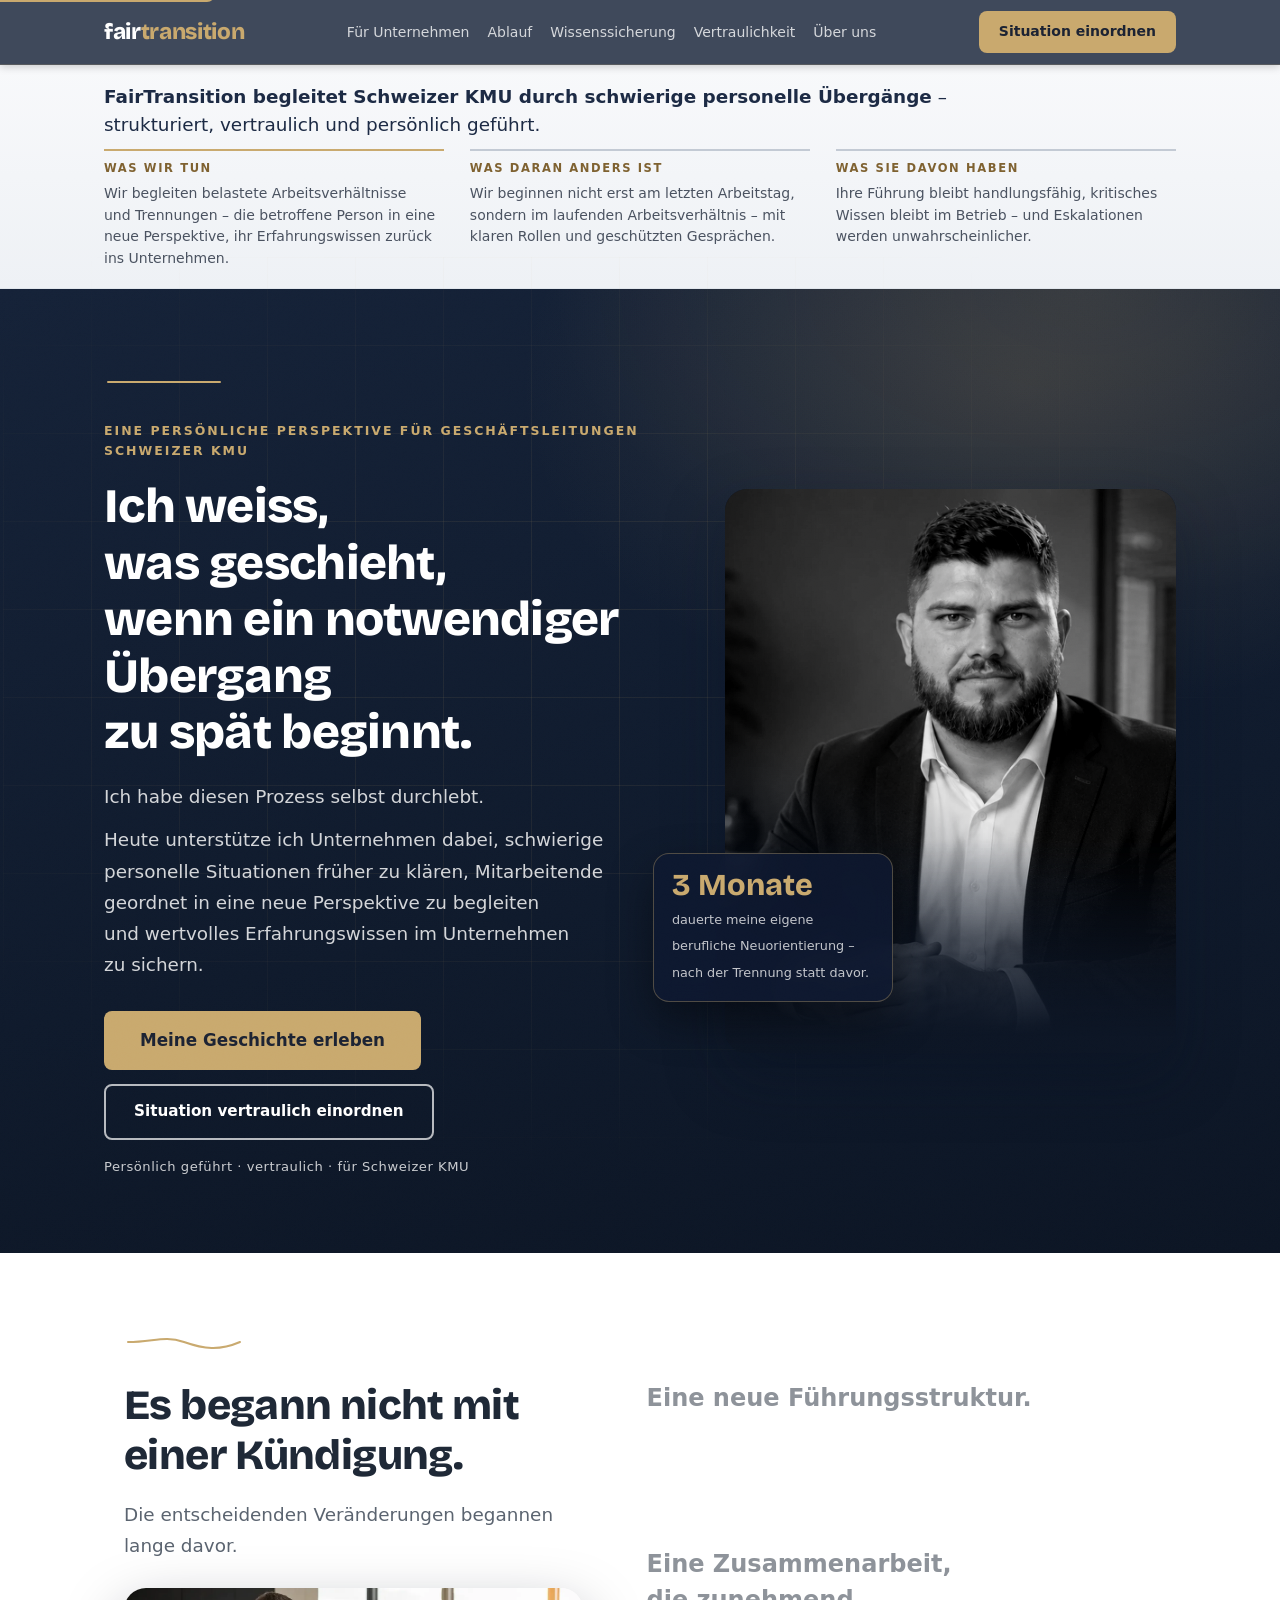
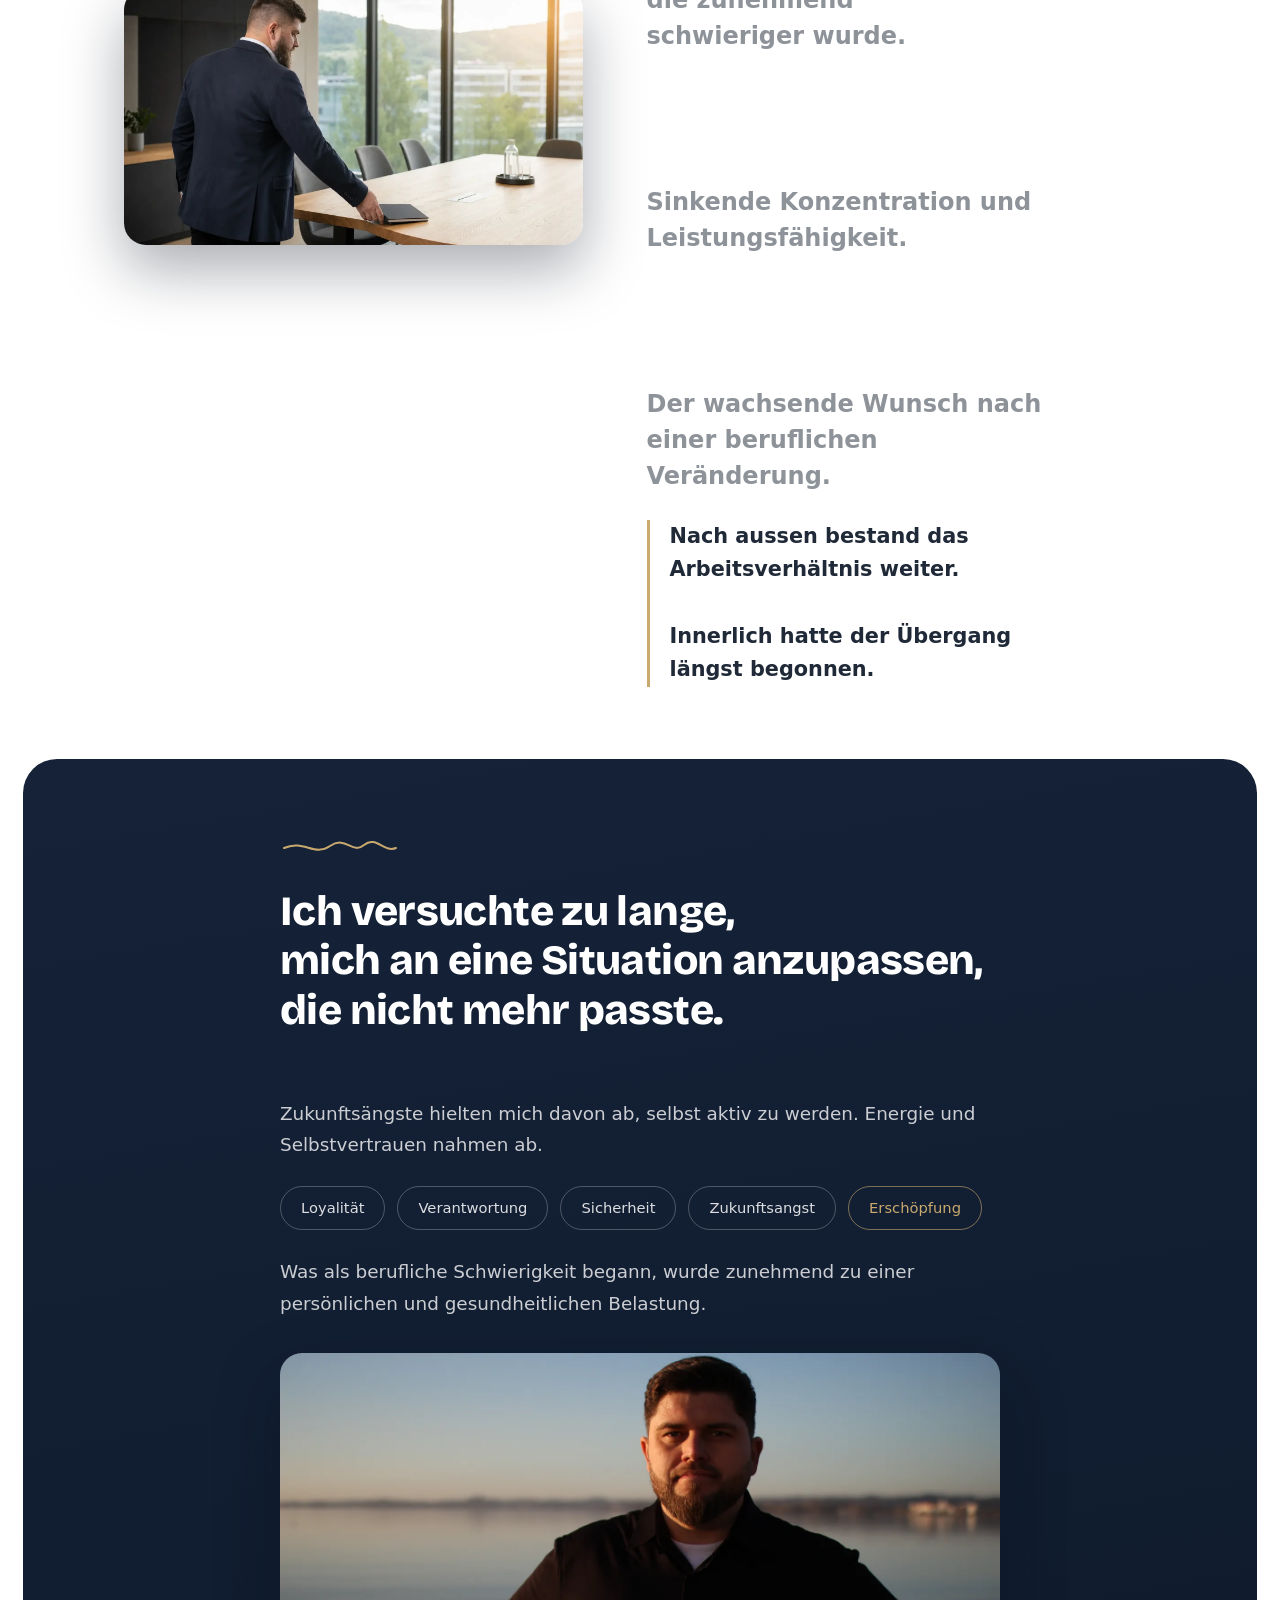
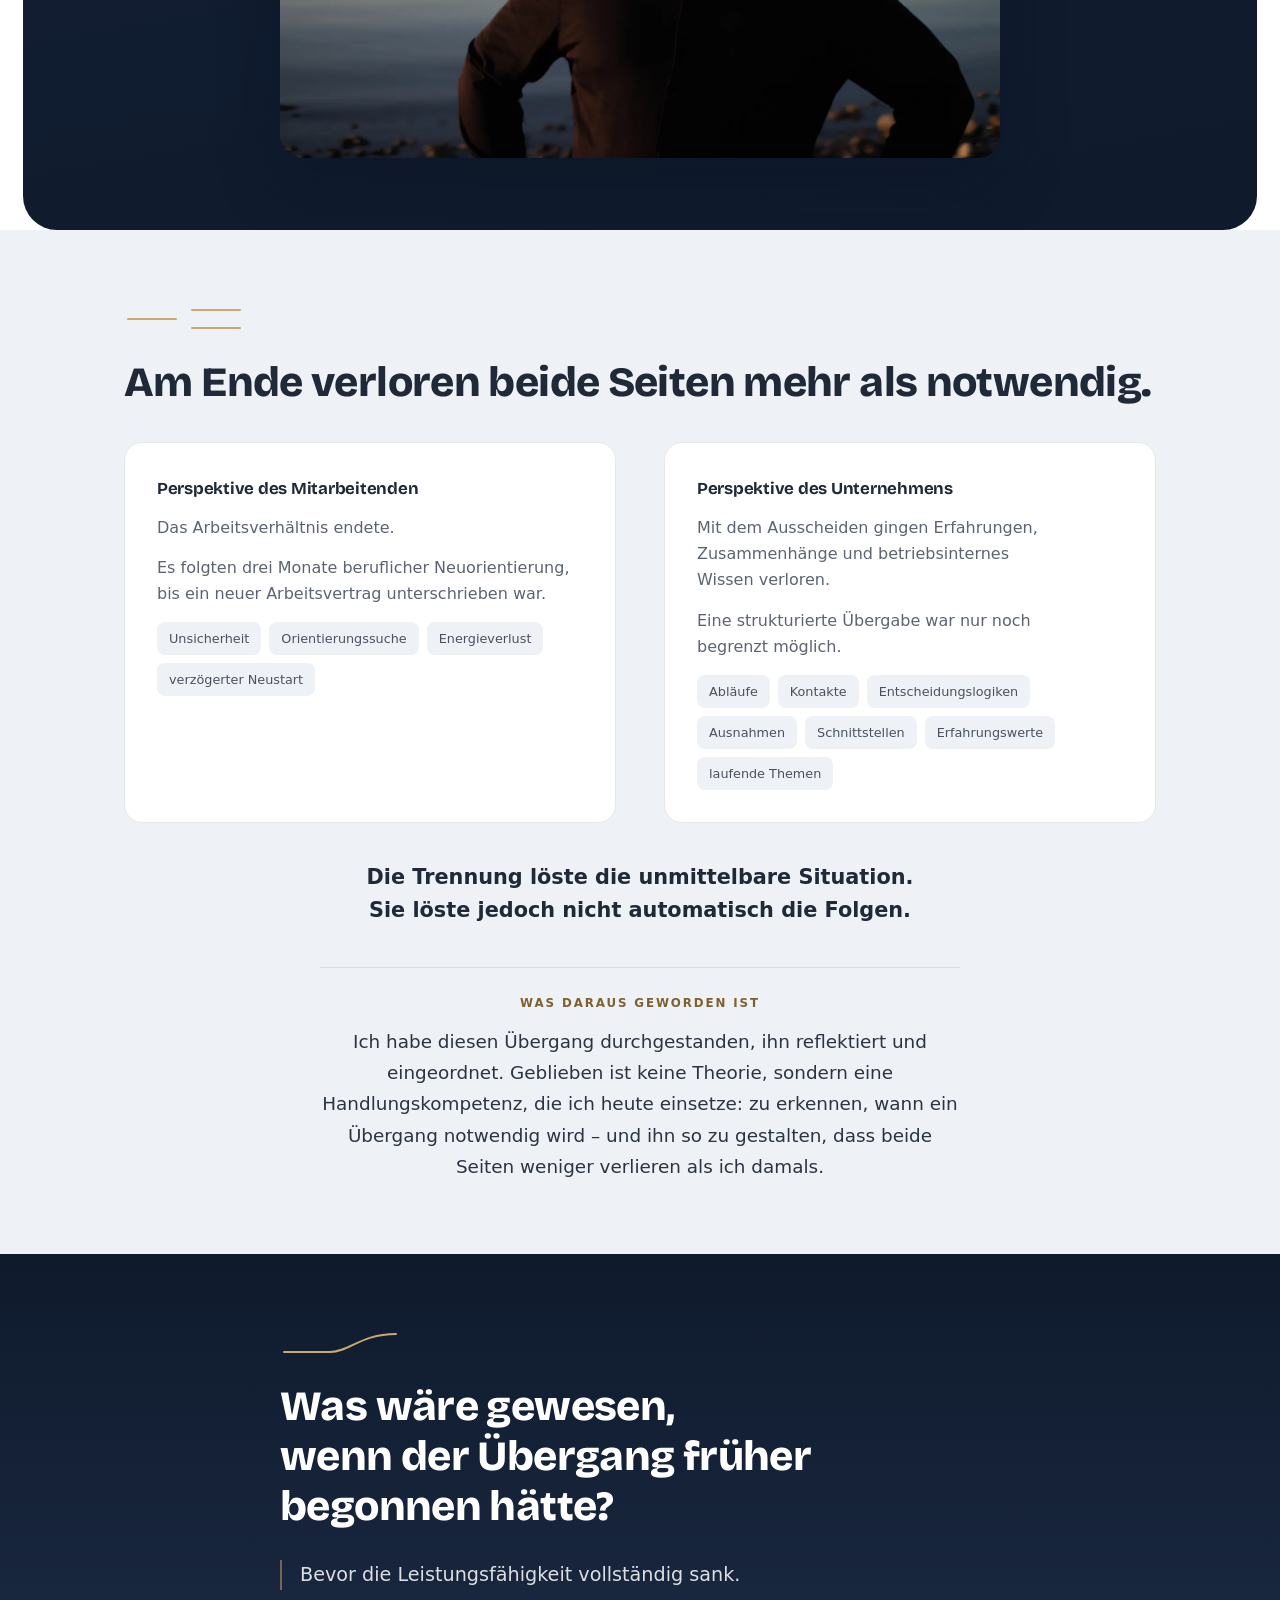
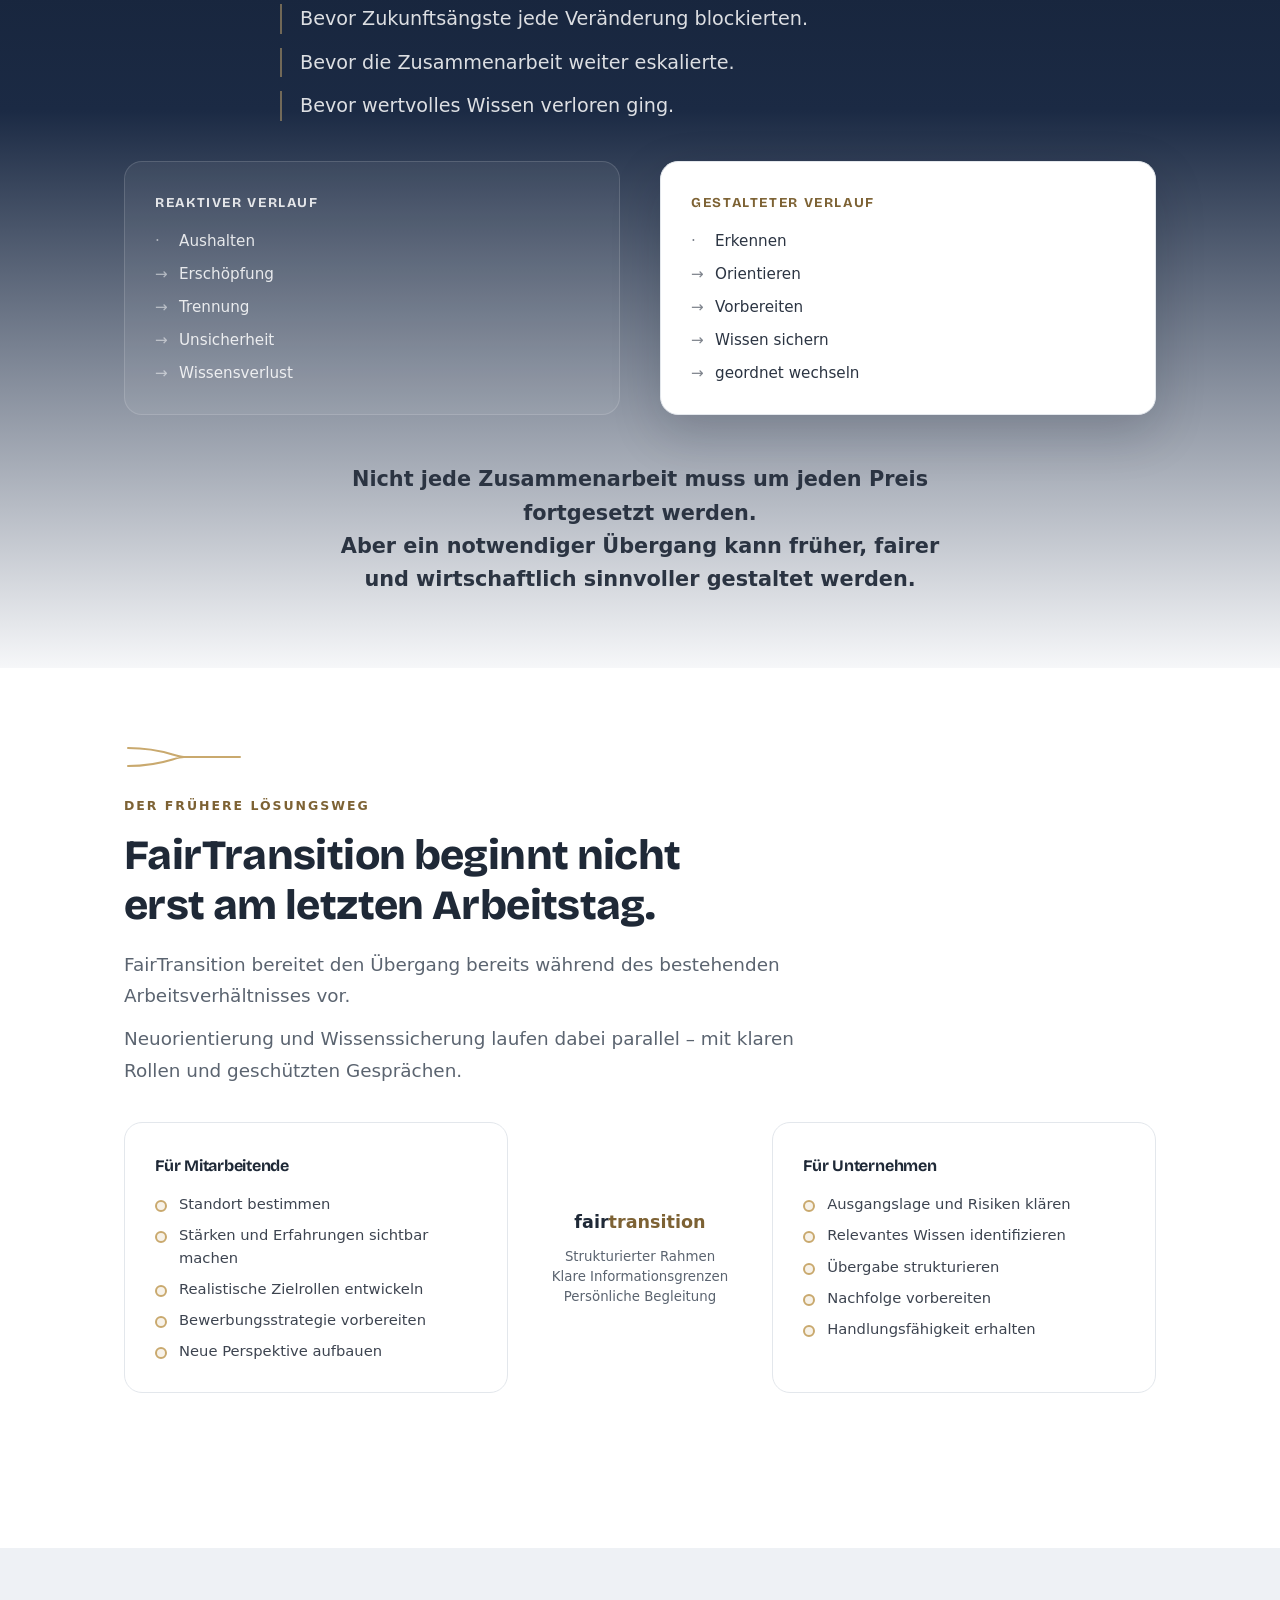
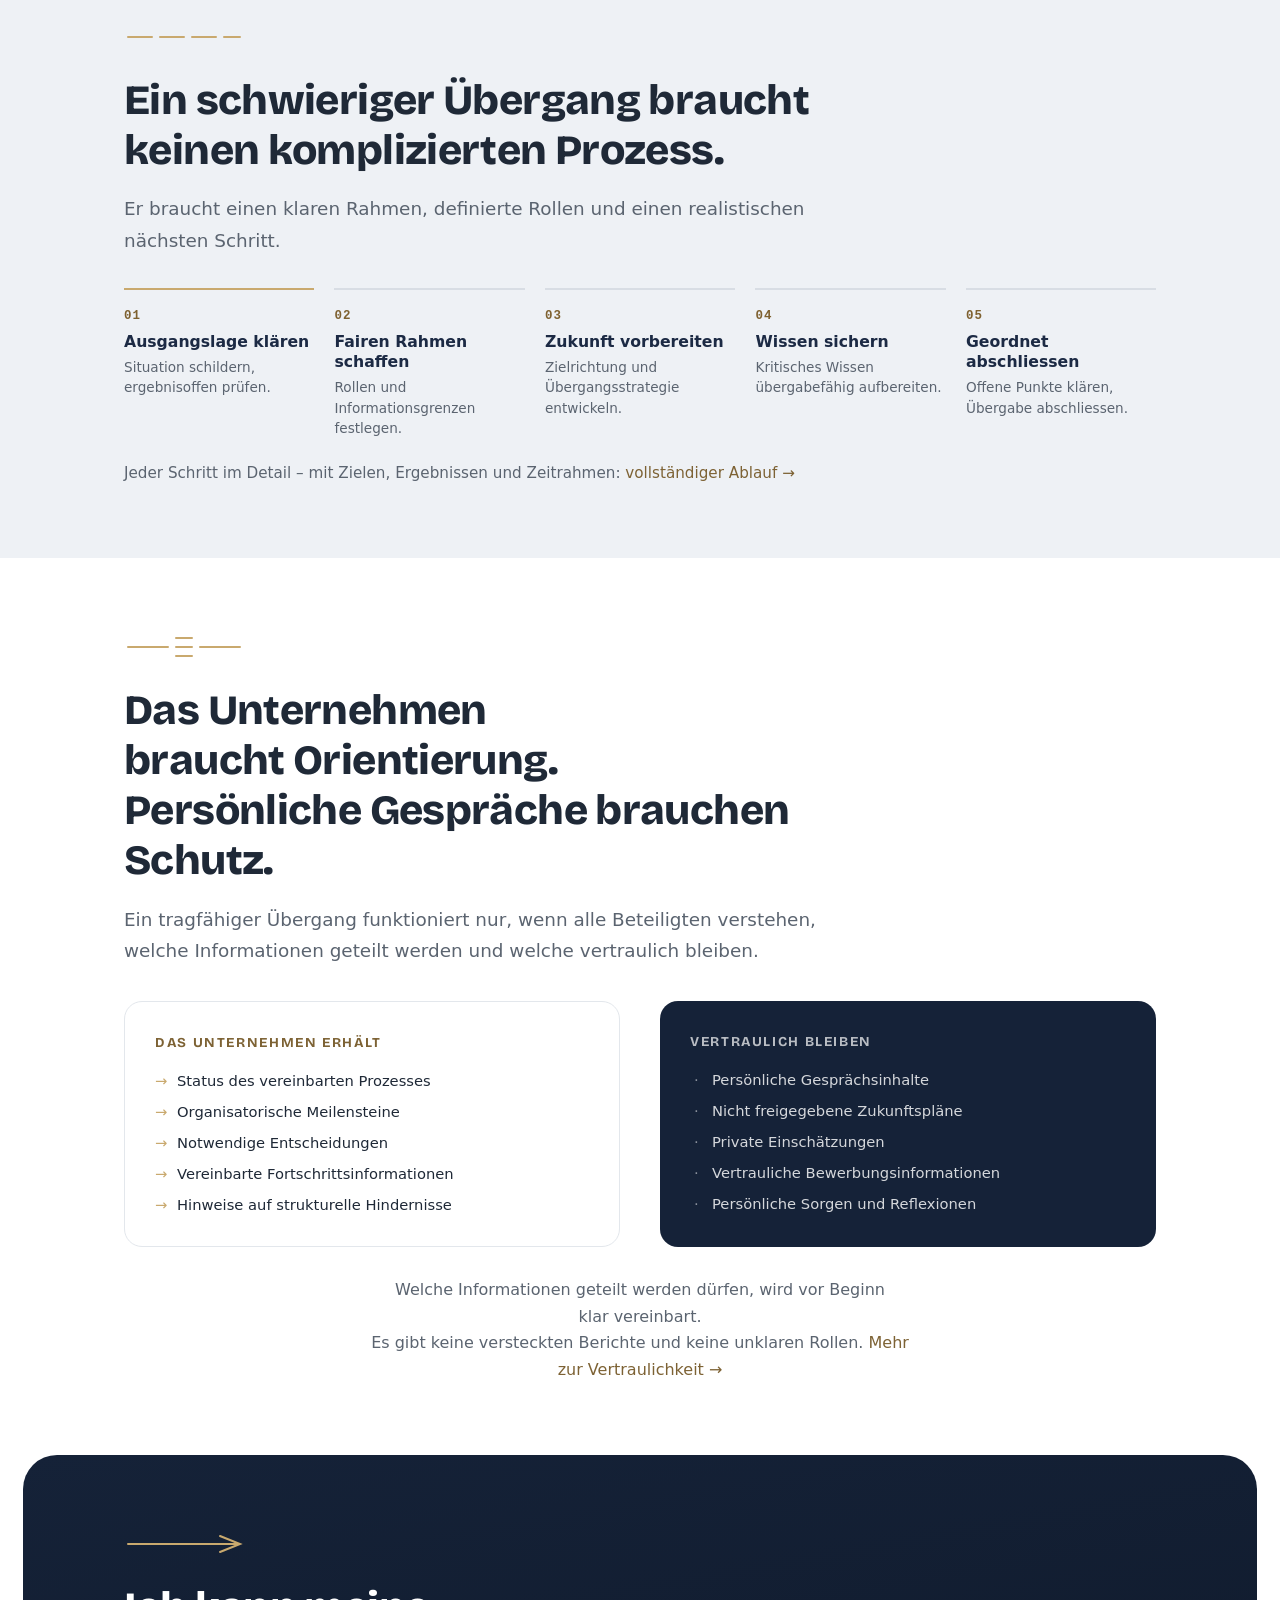
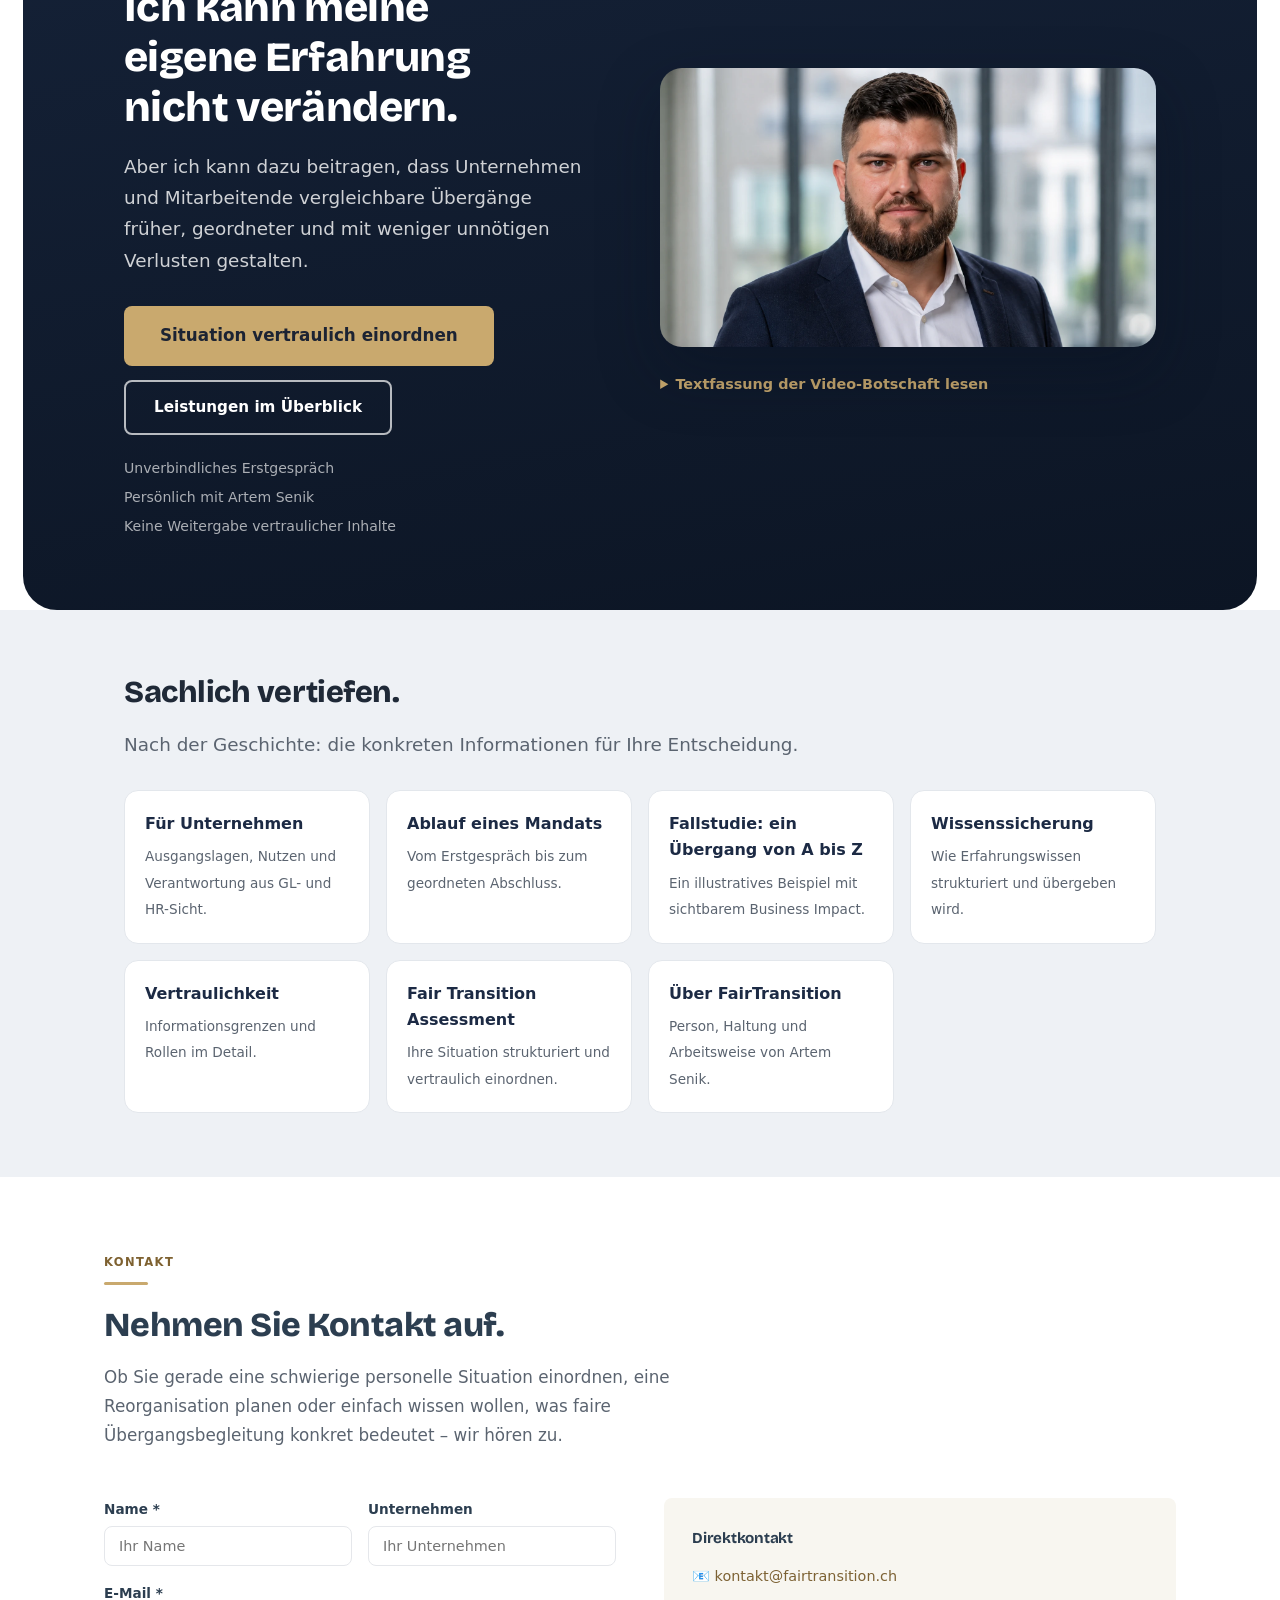
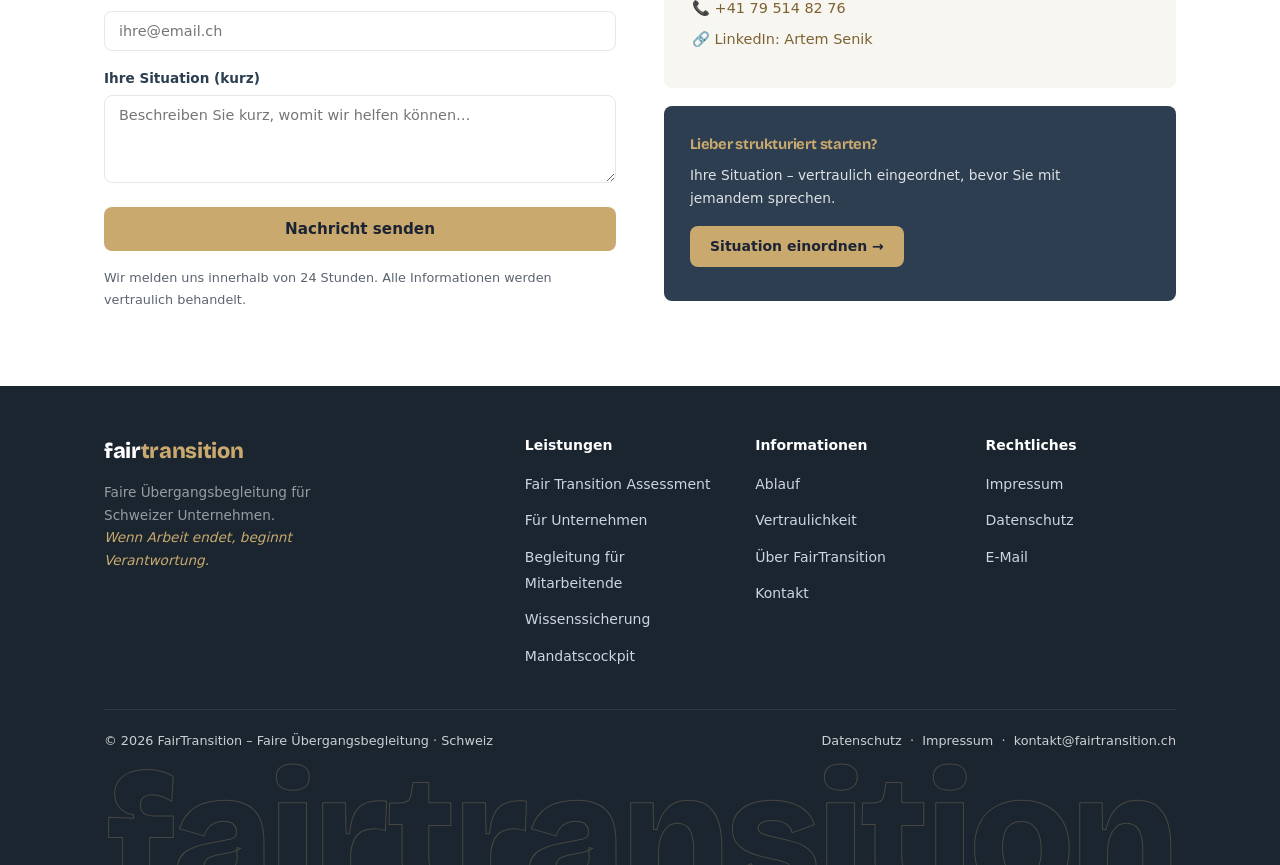
<file: index.html>
<!DOCTYPE html>
<html lang="de" prefix="og: https://ogp.me/ns#">
<head>
<meta charset="UTF-8">
<meta name="viewport" content="width=device-width, initial-scale=1.0">
<title>FairTransition | Faire berufliche Übergänge für Schweizer Unternehmen</title>
<meta name="description" content="FairTransition gestaltet berufliche Übergänge, bevor eine belastete Arbeitssituation eskaliert: strukturierter Prozess für GL und HR Schweizer KMU, Wissenssicherung und geordnete Neuorientierung – erzählt aus eigener Erfahrung.">
<meta name="author" content="Artem Senik – FairTransition">
<meta name="robots" content="index, follow">
<meta name="language" content="de-CH">
<link rel="canonical" href="https://www.fairtransition.ch/">
<meta property="og:type" content="website">
<meta property="og:url" content="https://www.fairtransition.ch/">
<meta property="og:site_name" content="FairTransition">
<meta property="og:title" content="FairTransition | Der Übergang beginnt früher.">
<meta property="og:description" content="Trennungen lassen sich nicht immer vermeiden. Unnötige Verluste schon. Strukturierte Übergangsbegleitung für Schweizer KMU – aus eigener Erfahrung entstanden.">
<meta property="og:locale" content="de_CH">
<meta property="og:image" content="https://www.fairtransition.ch/media/fairtransition/og-image.webp">
<meta property="og:image:width" content="1200">
<meta property="og:image:height" content="630">
<meta name="twitter:image" content="https://www.fairtransition.ch/media/fairtransition/og-image.webp">
<meta name="twitter:card" content="summary">
<meta name="twitter:title" content="FairTransition | Der Übergang beginnt früher.">
<meta name="twitter:description" content="Strukturierte Übergangsbegleitung für Schweizer KMU – für GL und HR, bevor eine belastete Situation eskaliert.">
<script type="application/ld+json">
{
  "@context": "https://schema.org",
  "@type": "ProfessionalService",
  "name": "FairTransition",
  "description": "Strukturierte Übergangsbegleitung für Schweizer Unternehmen bei belasteten Arbeitssituationen, Trennungen und Wissenssicherung – für Geschäftsleitung und HR.",
  "url": "https://www.fairtransition.ch",
  "telephone": "+41795148276",
  "email": "kontakt@fairtransition.ch",
  "founder": { "@type": "Person", "name": "Artem Senik", "sameAs": "https://www.linkedin.com/in/artemsenik/" },
  "areaServed": { "@type": "Country", "name": "Schweiz" },
  "audience": { "@type": "BusinessAudience", "audienceType": "Geschäftsleitung, HR und Führungskräfte in Schweizer Unternehmen" },
  "serviceType": ["Übergangsbegleitung", "Wissenssicherung", "Outplacement", "Sozialplan-Begleitung"],
  "inLanguage": "de-CH"
}
</script>
<link rel="icon" type="image/svg+xml" href="favicon.svg">
<link rel="preload" href="fonts/bricolage-grotesque-latin-wght-normal.woff2" as="font" type="font/woff2" crossorigin>
<link rel="stylesheet" href="css/style.css">
<link rel="stylesheet" href="css/modern.css">
<link rel="stylesheet" href="css/journey.css">
</head>
<body>

<a href="#main" class="skip-link">Zum Inhalt springen</a>

<!-- NAV (identisch zu allen Unterseiten) -->
<nav id="nav" aria-label="Hauptnavigation">
  <div class="container nav-inner">
    <a href="index.html" class="nav-logo">fair<span>transition</span></a>
    <ul class="nav-links" role="list">
      <li><a href="unternehmen.html">Für Unternehmen</a></li>
      <li><a href="ablauf.html">Ablauf</a></li>
      <li><a href="wissenssicherung.html">Wissenssicherung</a></li>
      <li><a href="vertraulichkeit.html">Vertraulichkeit</a></li>
      <li><a href="ueber-fairtransition.html">Über uns</a></li>
    </ul>
    <a href="assessment.html" class="btn btn-primary btn-sm nav-cta" data-track="cta_nav">Situation einordnen</a>
    <button class="nav-toggle" id="navToggle" aria-label="Menü öffnen" aria-expanded="false">
      <span></span><span></span><span></span>
    </button>
  </div>
</nav>

<main id="main">

<!-- ══ KLARHEITS-BAND: Angebot · Ansatz · Nutzen ═════════════ -->
<section class="ft-clarity" aria-labelledby="ft-clarity-h">
  <div class="container">
    <p class="ft-clarity-lead" id="ft-clarity-h">
      <strong>FairTransition begleitet Schweizer KMU durch schwierige personelle Übergänge</strong> –
      strukturiert, vertraulich und persönlich geführt.
    </p>
    <div class="ft-clarity-grid">
      <div class="ft-clarity-item">
        <span class="ft-clarity-label">Was wir tun</span>
        <p>Wir begleiten belastete Arbeitsverhältnisse und Trennungen – die betroffene Person in eine neue Perspektive, ihr Erfahrungswissen zurück ins Unternehmen.</p>
      </div>
      <div class="ft-clarity-item">
        <span class="ft-clarity-label">Was daran anders ist</span>
        <p>Wir beginnen nicht erst am letzten Arbeitstag, sondern im laufenden Arbeitsverhältnis – mit klaren Rollen und geschützten Gesprächen.</p>
      </div>
      <div class="ft-clarity-item">
        <span class="ft-clarity-label">Was Sie davon haben</span>
        <p>Ihre Führung bleibt handlungsfähig, kritisches Wissen bleibt im Betrieb – und Eskalationen werden unwahrscheinlicher.</p>
      </div>
    </div>
  </div>
</section>

<!-- ══ STATION 1: PERSÖNLICHER EINSTIEG ══════════════════════ -->
<section id="station-1" class="jr-hero" aria-labelledby="jr-h1">
  <div class="container jr-hero-grid">
    <div>
      <svg class="jr-line" viewBox="0 0 120 34" aria-hidden="true" style="--len:130">
        <path d="M4 17 H116"/>
      </svg>
      <span class="jr-eyebrow">Eine persönliche Perspektive für Geschäftsleitungen Schweizer KMU</span>
      <h1 id="jr-h1">Ich weiss, was geschieht,<br>wenn ein notwendiger Übergang<br>zu spät beginnt.</h1>
      <p class="jr-lead">Ich habe diesen Prozess selbst durchlebt.</p>
      <p class="jr-lead" style="margin-top:12px">Heute unterstütze ich Unternehmen dabei, schwierige personelle Situationen früher zu klären, Mitarbeitende geordnet in eine neue Perspektive zu begleiten und wertvolles Erfahrungswissen im Unternehmen zu sichern.</p>
      <div class="jr-hero-ctas">
        <a href="#station-2" class="btn btn-primary btn-lg" data-track="cta_jr_story">Meine Geschichte erleben</a>
        <a href="assessment.html" class="btn btn-outline" data-track="cta_jr_assess">Situation vertraulich einordnen</a>
      </div>
      <p class="jr-trust">Persönlich geführt · vertraulich · für Schweizer KMU</p>
    </div>
    <div class="jr-hero-media-wrap">
      <figure class="jr-media jr-ratio-45 jr-portrait" data-media-key="heroPortrait">
        <div class="jr-ph">
          <span class="jr-ph-badge">
            <svg width="14" height="14" viewBox="0 0 24 24" fill="none" stroke="currentColor" stroke-width="2"><rect x="3" y="3" width="18" height="18" rx="3"/><circle cx="9" cy="9" r="2"/><path d="M21 15l-5-5-9 9"/></svg>
            PERSÖNLICHES PORTRAIT – SPÄTER HOCHLADEN
          </span>
          <p class="jr-ph-purpose"><strong>Zweck:</strong> Dieses Bild stellt die persönliche Glaubwürdigkeit und Verantwortung des Gründers her.</p>
          <details class="jr-ph-notes">
            <summary>Aufnahme- und Kompositionshinweise</summary>
            <ul>
              <li>Brustbild oder Halbportrait, direkter ruhiger Blick in die Kamera</li>
              <li>Reale Büro- oder Besprechungsumgebung, natürliches Seitenlicht</li>
              <li>Neutraler, aufgeräumter Hintergrund mit leichter räumlicher Tiefe</li>
              <li>Ruhige dunkle oder neutrale Kleidung</li>
              <li>Kein Bewerbungsfoto, kein Verschränkte-Arme-Motiv, nicht künstlich lächeln</li>
              <li>Person eher rechts im Bild, Augen im oberen Drittel</li>
              <li>Keine vertraulichen Dokumente sichtbar</li>
              <li>Format 4:5, mindestens 1600 × 2000 px, als WebP</li>
            </ul>
          </details>
          <span class="jr-ph-file">media/fairtransition/01-artem-hero-portrait.webp</span>
        </div>
      </figure>
      <aside class="jr-fact-chip jr-reveal" aria-label="Fakt aus der eigenen Geschichte">
        <strong>3 Monate</strong>
        <span>dauerte meine eigene berufliche Neuorientierung – nach der Trennung statt davor.</span>
      </aside>
    </div>
  </div>
</section>


<!-- Mobile: dieselben drei Punkte unterhalb des Heros -->
<section class="ft-clarity-echo" aria-label="Angebot, Ansatz und Nutzen im Überblick">
  <div class="container">
    <div class="ft-clarity-grid">
      <div class="ft-clarity-item">
        <span class="ft-clarity-label">Was wir tun</span>
        <p>Wir begleiten belastete Arbeitsverhältnisse und Trennungen – die betroffene Person in eine neue Perspektive, ihr Erfahrungswissen zurück ins Unternehmen.</p>
      </div>
      <div class="ft-clarity-item">
        <span class="ft-clarity-label">Was daran anders ist</span>
        <p>Wir beginnen nicht erst am letzten Arbeitstag, sondern im laufenden Arbeitsverhältnis – mit klaren Rollen und geschützten Gesprächen.</p>
      </div>
      <div class="ft-clarity-item">
        <span class="ft-clarity-label">Was Sie davon haben</span>
        <p>Ihre Führung bleibt handlungsfähig, kritisches Wissen bleibt im Betrieb – und Eskalationen werden unwahrscheinlicher.</p>
      </div>
    </div>
  </div>
</section>

<!-- ══ STATION 2: ES BEGANN NICHT MIT EINER KÜNDIGUNG ════════ -->
<section id="station-2" class="jr-station jr-light" aria-labelledby="jr-h2-2">
  <div class="container jr-story-grid">
    <div class="jr-sticky">
      <svg class="jr-line" viewBox="0 0 120 34" aria-hidden="true" style="--len:150">
        <path d="M4 17 C 30 17, 40 10, 60 17 S 95 26, 116 17"/>
      </svg>
      <h2 id="jr-h2-2" class="jr-h">Es begann nicht mit einer Kündigung.</h2>
      <p class="jr-lead">Die entscheidenden Veränderungen begannen lange davor.</p>
      <figure class="jr-media jr-ratio-169" data-media-key="officeArrivalVideo" style="margin-top:26px">
        <div class="jr-ph">
          <span class="jr-ph-badge">
            <svg width="14" height="14" viewBox="0 0 24 24" fill="none" stroke="currentColor" stroke-width="2"><rect x="2" y="5" width="14" height="14" rx="2"/><path d="M16 10l6-3v10l-6-3z"/></svg>
            PERSÖNLICHES B-ROLL-VIDEO – SPÄTER HOCHLADEN
          </span>
          <p class="jr-ph-purpose"><strong>Zweck:</strong> Der Beginn der Geschichte wird atmosphärisch erlebbar – ohne gespieltes Konfliktszenario.</p>
          <details class="jr-ph-notes">
            <summary>Mögliche Sequenzen und Technik</summary>
            <ul>
              <li>Artem betritt einen ruhigen Besprechungsraum oder geht durch einen Büroflur</li>
              <li>Setzt sich an einen vorbereiteten Tisch, legt Notizbuch oder Unterlagen ab</li>
              <li>Kurze Detailaufnahme einer sich öffnenden Tür</li>
              <li>Langsame stabile Kamera, ohne Ton, keine weiteren Personen nötig</li>
              <li>Natürliches oder weiches Licht, reale Umgebung, keine Logos</li>
              <li>8–12 Sekunden, 16:9, in 4K aufnehmen, in 1080p ausspielen</li>
              <li>WebM und MP4, möglichst unter 6 MB</li>
            </ul>
          </details>
          <span class="jr-ph-file">media/fairtransition/02-office-arrival.webm / .mp4</span>
        </div>
      </figure>
    </div>
    <div>
      <div class="jr-seq" aria-label="Ablauf der Veränderungen">
        <p>Eine neue Führungsstruktur.</p>
        <p>Eine Zusammenarbeit, die zunehmend schwieriger wurde.</p>
        <p>Sinkende Konzentration und Leistungsfähigkeit.</p>
        <p>Der wachsende Wunsch nach einer beruflichen Veränderung.</p>
      </div>
      <p class="jr-story-close jr-reveal">Nach aussen bestand das Arbeitsverhältnis weiter.<br><br>Innerlich hatte der Übergang längst begonnen.</p>
    </div>
  </div>
</section>

<!-- ══ STATION 3: ZU LANGE ANGEPASST ═════════════════════════ -->
<section id="station-3" class="jr-station jr-dark" aria-labelledby="jr-h2-3">
  <div class="container">
    <div class="jr-narrow">
      <svg class="jr-line" viewBox="0 0 120 34" aria-hidden="true" style="--len:170">
        <path d="M4 17 C 24 8, 34 26, 50 15 S 72 24, 84 14 S 104 22, 116 17"/>
      </svg>
      <h2 id="jr-h2-3" class="jr-h jr-reveal">Ich versuchte zu lange,<br>mich an eine Situation anzupassen,<br>die nicht mehr passte.</h2>
      <p class="jr-lead jr-reveal">Ich hoffte, dass sich die Zusammenarbeit wieder stabilisieren würde.</p>
      <p class="jr-lead jr-reveal" style="margin-top:12px">Zukunftsängste hielten mich davon ab, selbst aktiv zu werden. Energie und Selbstvertrauen nahmen ab.</p>
      <div class="jr-terms jr-stagger" aria-label="Innere Begriffe dieser Phase">
        <span>Loyalität</span><span>Verantwortung</span><span>Sicherheit</span><span>Zukunftsangst</span><span>Erschöpfung</span>
      </div>
      <p class="jr-lead jr-reveal">Was als berufliche Schwierigkeit begann, wurde zunehmend zu einer persönlichen und gesundheitlichen Belastung.</p>
      <figure class="jr-media jr-ratio-169 jr-reveal" data-media-key="reflectionVideo" style="margin-top:34px">
        <div class="jr-ph">
          <span class="jr-ph-badge">
            <svg width="14" height="14" viewBox="0 0 24 24" fill="none" stroke="currentColor" stroke-width="2"><rect x="2" y="5" width="14" height="14" rx="2"/><path d="M16 10l6-3v10l-6-3z"/></svg>
            PERSÖNLICHES REFLEXIONSVIDEO – SPÄTER HOCHLADEN
          </span>
          <p class="jr-ph-purpose"><strong>Zweck:</strong> Die zunehmende innere Belastung wird über ruhige Alltagssignale vermittelt – nicht über Schauspielerei.</p>
          <details class="jr-ph-notes">
            <summary>Mögliche Aufnahmen und Wirkung</summary>
            <ul>
              <li>Ruhig am Schreibtisch, unscharfer Bildschirm im Vordergrund</li>
              <li>Hand auf geschlossenem Notizbuch, Blick aus dem Fenster</li>
              <li>Langsames Schliessen eines Laptops, leerer Besprechungsraum</li>
              <li>Wirkung: nachdenklich, ruhig, glaubwürdig, kontrolliert – nicht gebrochen</li>
              <li>Vermeiden: Kopf in den Händen, künstliche Verzweiflung, medizinische Symbolik, übertriebene Dunkelheit</li>
              <li>8–12 Sekunden, 16:9, WebM und MP4</li>
            </ul>
          </details>
          <span class="jr-ph-file">media/fairtransition/03-reflection.webm / .mp4</span>
        </div>
      </figure>
    </div>
  </div>
</section>

<!-- ══ STATION 4: BEIDE SEITEN VERLIEREN ═════════════════════ -->
<section id="station-4" class="jr-station jr-dim" aria-labelledby="jr-h2-4">
  <div class="container">
    <svg class="jr-line" viewBox="0 0 120 34" aria-hidden="true" style="--len:190">
      <path d="M4 17 H 52 M 68 8 H 116 M 68 26 H 116"/>
    </svg>
    <h2 id="jr-h2-4" class="jr-h jr-reveal">Am Ende verloren beide Seiten mehr als notwendig.</h2>
    <div class="jr-split">
      <div class="jr-split-col jr-reveal">
        <h3>Perspektive des Mitarbeitenden</h3>
        <p>Das Arbeitsverhältnis endete.</p>
        <p>Es folgten drei Monate beruflicher Neuorientierung, bis ein neuer Arbeitsvertrag unterschrieben war.</p>
        <div class="jr-chips">
          <span>Unsicherheit</span><span>Orientierungssuche</span><span>Energieverlust</span><span>verzögerter Neustart</span>
        </div>
      </div>
      <div class="jr-split-col jr-reveal">
        <h3>Perspektive des Unternehmens</h3>
        <p>Mit dem Ausscheiden gingen Erfahrungen, Zusammenhänge und betriebsinternes Wissen verloren.</p>
        <p>Eine strukturierte Übergabe war nur noch begrenzt möglich.</p>
        <div class="jr-chips">
          <span>Abläufe</span><span>Kontakte</span><span>Entscheidungslogiken</span><span>Ausnahmen</span><span>Schnittstellen</span><span>Erfahrungswerte</span><span>laufende Themen</span>
        </div>
      </div>
    </div>
    <p class="jr-core jr-reveal">Die Trennung löste die unmittelbare Situation.<br>Sie löste jedoch nicht automatisch die Folgen.</p>
    <div class="jr-lesson jr-reveal">
      <span class="jr-lesson-label">Was daraus geworden ist</span>
      <p>Ich habe diesen Übergang durchgestanden, ihn reflektiert und eingeordnet. Geblieben ist keine Theorie, sondern eine Handlungskompetenz, die ich heute einsetze: zu erkennen, wann ein Übergang notwendig wird – und ihn so zu gestalten, dass beide Seiten weniger verlieren als ich damals.</p>
    </div>
  </div>
</section>

<!-- ══ STATION 5: DER WENDEPUNKT ═════════════════════════════ -->
<section id="station-5" class="jr-station jr-turn" aria-labelledby="jr-h2-5">
  <div class="container">
    <div class="jr-narrow">
      <svg class="jr-line" viewBox="0 0 120 34" aria-hidden="true" style="--len:180">
        <path d="M4 26 H 50 M 50 26 C 70 26, 80 8, 116 8"/>
      </svg>
      <h2 id="jr-h2-5" class="jr-h jr-reveal">Was wäre gewesen,<br>wenn der Übergang früher begonnen hätte?</h2>
      <div class="jr-before jr-stagger">
        <p>Bevor die Leistungsfähigkeit vollständig sank.</p>
        <p>Bevor Zukunftsängste jede Veränderung blockierten.</p>
        <p>Bevor die Zusammenarbeit weiter eskalierte.</p>
        <p>Bevor wertvolles Wissen verloren ging.</p>
      </div>
    </div>
    <div class="jr-compare">
      <div class="jr-path jr-path-re jr-reveal">
        <h3>Reaktiver Verlauf</h3>
        <ol>
          <li>Aushalten</li><li>Erschöpfung</li><li>Trennung</li><li>Unsicherheit</li><li>Wissensverlust</li>
        </ol>
      </div>
      <div class="jr-path jr-path-ge jr-reveal">
        <h3>Gestalteter Verlauf</h3>
        <ol>
          <li>Erkennen</li><li>Orientieren</li><li>Vorbereiten</li><li>Wissen sichern</li><li>geordnet wechseln</li>
        </ol>
      </div>
    </div>
    <p class="jr-core jr-reveal">Nicht jede Zusammenarbeit muss um jeden Preis fortgesetzt werden.<br>Aber ein notwendiger Übergang kann früher, fairer und wirtschaftlich sinnvoller gestaltet werden.</p>
  </div>
</section>

<!-- ══ STATION 6: HIER BEGINNT FAIRTRANSITION ════════════════ -->
<section id="station-6" class="jr-station jr-light" aria-labelledby="jr-h2-6">
  <div class="container">
    <svg class="jr-line" viewBox="0 0 120 34" aria-hidden="true" style="--len:200">
      <path d="M4 8 C 40 8, 50 17, 60 17 M4 26 C 40 26, 50 17, 60 17 M 60 17 H 116"/>
    </svg>
    <span class="jr-eyebrow jr-reveal">Der frühere Lösungsweg</span>
    <h2 id="jr-h2-6" class="jr-h jr-reveal">FairTransition beginnt nicht erst am letzten Arbeitstag.</h2>
    <div class="jr-narrow" style="margin-left:0">
      <p class="jr-lead jr-reveal">FairTransition bereitet den Übergang bereits während des bestehenden Arbeitsverhältnisses vor.</p>
      <p class="jr-lead jr-reveal" style="margin-top:12px">Neuorientierung und Wissenssicherung laufen dabei parallel – mit klaren Rollen und geschützten Gesprächen.</p>
    </div>
    <div class="jr-model">
      <div class="jr-model-col jr-reveal">
        <h3>Für Mitarbeitende</h3>
        <ul>
          <li>Standort bestimmen</li>
          <li>Stärken und Erfahrungen sichtbar machen</li>
          <li>Realistische Zielrollen entwickeln</li>
          <li>Bewerbungsstrategie vorbereiten</li>
          <li>Neue Perspektive aufbauen</li>
        </ul>
      </div>
      <div class="jr-model-mid jr-reveal">
        <strong>fair<span style="color:var(--ochre-deep)">transition</span></strong>
        <small>Strukturierter Rahmen<br>Klare Informationsgrenzen<br>Persönliche Begleitung</small>
      </div>
      <div class="jr-model-col jr-reveal">
        <h3>Für Unternehmen</h3>
        <ul>
          <li>Ausgangslage und Risiken klären</li>
          <li>Relevantes Wissen identifizieren</li>
          <li>Übergabe strukturieren</li>
          <li>Nachfolge vorbereiten</li>
          <li>Handlungsfähigkeit erhalten</li>
        </ul>
      </div>
    </div>
    <p class="jr-agree jr-reveal">FairTransition vertritt nicht einseitig eine Partei. Es ist ein strukturierender Rahmen mit transparent definierten Rollen.</p>
  </div>
</section>

<!-- ══ STATION 7: DER STRUKTURIERTE PROZESS ══════════════════ -->
<section id="station-7" class="jr-station jr-dim" aria-labelledby="jr-h2-7">
  <div class="container">
    <div class="jr-narrow" style="margin-left:0">
      <svg class="jr-line" viewBox="0 0 120 34" aria-hidden="true" style="--len:160">
        <path d="M4 17 H 28 M 36 17 H 60 M 68 17 H 92 M 100 17 H 116"/>
      </svg>
      <h2 id="jr-h2-7" class="jr-h jr-reveal">Ein schwieriger Übergang braucht keinen komplizierten Prozess.</h2>
      <p class="jr-lead jr-reveal">Er braucht einen klaren Rahmen, definierte Rollen und einen realistischen nächsten Schritt.</p>
    </div>
    <ol class="jr-proc-compact jr-stagger">
      <li class="jr-pc-item"><span class="jr-pc-n">01</span><strong>Ausgangslage klären</strong><span>Situation schildern, ergebnisoffen prüfen.</span></li>
      <li class="jr-pc-item"><span class="jr-pc-n">02</span><strong>Fairen Rahmen schaffen</strong><span>Rollen und Informationsgrenzen festlegen.</span></li>
      <li class="jr-pc-item"><span class="jr-pc-n">03</span><strong>Zukunft vorbereiten</strong><span>Zielrichtung und Übergangsstrategie entwickeln.</span></li>
      <li class="jr-pc-item"><span class="jr-pc-n">04</span><strong>Wissen sichern</strong><span>Kritisches Wissen übergabefähig aufbereiten.</span></li>
      <li class="jr-pc-item"><span class="jr-pc-n">05</span><strong>Geordnet abschliessen</strong><span>Offene Punkte klären, Übergabe abschliessen.</span></li>
    </ol>
    <p class="jr-lead jr-reveal" style="margin-top:22px;font-size:.95rem">Jeder Schritt im Detail – mit Zielen, Ergebnissen und Zeitrahmen: <a href="ablauf.html">vollständiger Ablauf →</a></p>
  </div>
</section>

<!-- ══ STATION 8: VERTRAULICHKEIT UND ROLLEN ═════════════════ -->
<section id="station-8" class="jr-station jr-light" aria-labelledby="jr-h2-8">
  <div class="container">
    <div class="jr-narrow" style="margin-left:0">
      <svg class="jr-line" viewBox="0 0 120 34" aria-hidden="true" style="--len:200">
        <path d="M4 17 H 44 M 76 17 H 116 M 52 8 h 16 M 52 17 h 16 M 52 26 h 16"/>
      </svg>
      <h2 id="jr-h2-8" class="jr-h jr-reveal">Das Unternehmen braucht Orientierung.<br>Persönliche Gespräche brauchen Schutz.</h2>
      <p class="jr-lead jr-reveal">Ein tragfähiger Übergang funktioniert nur, wenn alle Beteiligten verstehen, welche Informationen geteilt werden und welche vertraulich bleiben.</p>
    </div>
    <div class="jr-conf">
      <div class="jr-conf-col jr-conf-open jr-reveal">
        <h3>Das Unternehmen erhält</h3>
        <ul>
          <li>Status des vereinbarten Prozesses</li>
          <li>Organisatorische Meilensteine</li>
          <li>Notwendige Entscheidungen</li>
          <li>Vereinbarte Fortschrittsinformationen</li>
          <li>Hinweise auf strukturelle Hindernisse</li>
        </ul>
      </div>
      <div class="jr-conf-col jr-conf-closed jr-reveal">
        <h3>Vertraulich bleiben</h3>
        <ul>
          <li>Persönliche Gesprächsinhalte</li>
          <li>Nicht freigegebene Zukunftspläne</li>
          <li>Private Einschätzungen</li>
          <li>Vertrauliche Bewerbungsinformationen</li>
          <li>Persönliche Sorgen und Reflexionen</li>
        </ul>
      </div>
    </div>
    <p class="jr-agree jr-reveal">Welche Informationen geteilt werden dürfen, wird vor Beginn klar vereinbart.<br>Es gibt keine versteckten Berichte und keine unklaren Rollen. <a href="vertraulichkeit.html">Mehr zur Vertraulichkeit →</a></p>
  </div>
</section>

<!-- ══ STATION 9: PERSÖNLICHE EINLADUNG ══════════════════════ -->
<section id="station-9" class="jr-station jr-invite" aria-labelledby="jr-h2-9">
  <div class="container jr-invite-grid">
    <div>
      <svg class="jr-line" viewBox="0 0 120 34" aria-hidden="true" style="--len:140">
        <path d="M4 17 H 116 M 96 9 L 116 17 L 96 25"/>
      </svg>
      <h2 id="jr-h2-9" class="jr-h jr-reveal">Ich kann meine eigene Erfahrung nicht verändern.</h2>
      <p class="jr-lead jr-reveal">Aber ich kann dazu beitragen, dass Unternehmen und Mitarbeitende vergleichbare Übergänge früher, geordneter und mit weniger unnötigen Verlusten gestalten.</p>
      <div class="jr-hero-ctas jr-reveal">
        <a href="assessment.html" class="btn btn-primary btn-lg" data-track="cta_jr_final">Situation vertraulich einordnen</a>
        <a href="#vertiefen" class="btn btn-outline" data-track="cta_jr_leist">Leistungen im Überblick</a>
      </div>
      <div class="jr-invite-meta jr-reveal">
        <span>Unverbindliches Erstgespräch</span>
        <span>Persönlich mit Artem Senik</span>
        <span>Keine Weitergabe vertraulicher Inhalte</span>
      </div>
    </div>
    <div>
      <figure class="jr-media jr-ratio-169" data-media-key="founderClosingVideo">
        <div class="jr-ph">
          <span class="jr-ph-badge">
            <svg width="14" height="14" viewBox="0 0 24 24" fill="none" stroke="currentColor" stroke-width="2"><rect x="2" y="5" width="14" height="14" rx="2"/><path d="M16 10l6-3v10l-6-3z"/></svg>
            PERSÖNLICHES ABSCHLUSSVIDEO – SPÄTER HOCHLADEN
          </span>
          <p class="jr-ph-purpose"><strong>Zweck:</strong> Artem spricht die Geschäftsleitung direkt an und stellt eine persönliche Verbindung vor dem Kontakt her. 45–75 Sekunden, startet nie automatisch mit Ton.</p>
          <details class="jr-ph-notes">
            <summary>Aufnahme, Wirkung und Technik</summary>
            <ul>
              <li>Brustbild oder Halbportrait, direkter Blick in die Kamera, Kamera auf Augenhöhe</li>
              <li>Ruhiger Besprechungsraum, natürliches oder weiches Licht, hochwertiger Hintergrund</li>
              <li>Klare langsame Sprechweise, kurze Pausen nach wichtigen Aussagen</li>
              <li>Wirkung: persönlich, souverän, ehrlich – nicht verkäuferisch, nicht einstudiert</li>
              <li>16:9, in 4K aufnehmen, Ausgabe 1080p, externes Mikrofon, ruhiger Raum</li>
              <li>WebM und MP4 plus separates Posterbild; Untertitel später ergänzen</li>
            </ul>
          </details>
          <span class="jr-ph-file">media/fairtransition/06-founder-closing.webm / .mp4 / -poster.webp</span>
        </div>
      </figure>
      <details class="jr-transcript jr-reveal">
        <summary>Textfassung der Video-Botschaft lesen</summary>
        <div>Guten Tag.

Mein Name ist Artem Senik.

Ich habe selbst erlebt, wie lange eine schwierige Arbeitssituation bestehen kann, obwohl innerlich längst klar ist, dass eine Veränderung notwendig wäre.

Ich kenne die Zukunftsängste auf Seiten des Mitarbeitenden. Und ich sehe heute auch klarer, welche Risiken und Verluste auf Seiten des Unternehmens entstehen können.

Aus dieser Erfahrung ist FairTransition entstanden.

Mein Ziel ist nicht, jede Trennung zu verhindern.

Mein Ziel ist es, notwendige Übergänge früher zu erkennen, menschlich verantwortungsvoll zu gestalten und gleichzeitig wertvolles Wissen im Unternehmen zu sichern.

Wenn Sie in Ihrem Unternehmen eine vergleichbare Situation erkennen, können wir diese zunächst vertraulich und unverbindlich einordnen.

Trennungen lassen sich nicht immer vermeiden.

Unnötige Verluste schon.</div>
      </details>
    </div>
  </div>
</section>

<!-- ══ VERTIEFENDE BEREICHE ══════════════════════════════════ -->
<section id="vertiefen" class="jr-station jr-dim" aria-labelledby="jr-deep-h2" style="padding-top:64px;padding-bottom:64px">
  <div class="container">
    <h2 id="jr-deep-h2" class="jr-h" style="font-size:clamp(1.4rem,2.6vw,1.9rem)">Sachlich vertiefen.</h2>
    <p class="jr-lead">Nach der Geschichte: die konkreten Informationen für Ihre Entscheidung.</p>
    <div class="jr-deep">
      <a href="unternehmen.html"><strong>Für Unternehmen</strong><span>Ausgangslagen, Nutzen und Verantwortung aus GL- und HR-Sicht.</span></a>
      <a href="ablauf.html"><strong>Ablauf eines Mandats</strong><span>Vom Erstgespräch bis zum geordneten Abschluss.</span></a>
      <a href="fallstudie.html"><strong>Fallstudie: ein Übergang von A bis Z</strong><span>Ein illustratives Beispiel mit sichtbarem Business Impact.</span></a>
      <a href="wissenssicherung.html"><strong>Wissenssicherung</strong><span>Wie Erfahrungswissen strukturiert und übergeben wird.</span></a>
      <a href="vertraulichkeit.html"><strong>Vertraulichkeit</strong><span>Informationsgrenzen und Rollen im Detail.</span></a>
      <a href="assessment.html"><strong>Fair Transition Assessment</strong><span>Ihre Situation strukturiert und vertraulich einordnen.</span></a>
      <a href="ueber-fairtransition.html"><strong>Über FairTransition</strong><span>Person, Haltung und Arbeitsweise von Artem Senik.</span></a>
    </div>
  </div>
</section>

<!-- ══ KONTAKT (bestehendes Formular, unverändert) ═══════════ -->
<section id="kontakt" aria-labelledby="kontakt-h2">
  <div class="container">
    <span class="kicker">Kontakt</span>
    <div class="rule"></div>
    <h2 id="kontakt-h2" class="section-title">Nehmen Sie Kontakt auf.</h2>
    <p class="section-lead">Ob Sie gerade eine schwierige personelle Situation einordnen, eine Reorganisation planen oder einfach wissen wollen, was faire Übergangsbegleitung konkret bedeutet – wir hören zu.</p>
    <div class="kontakt-layout">
      <div>
        <form action="https://formspree.io/f/mrewjzrl" method="POST" id="kontakt-form" novalidate>
          <input type="hidden" name="_subject" value="Neue Kontaktanfrage – fairtransition.ch">
          <input type="hidden" name="_next" value="https://www.fairtransition.ch/#kontakt">
          <input type="hidden" name="_language" value="de">
          <input type="text" name="_gotcha" style="display:none" tabindex="-1" aria-hidden="true">
          <div class="form-group">
            <div class="form-row">
              <div class="form-field">
                <label for="f-name">Name <span aria-hidden="true">*</span></label>
                <input type="text" id="f-name" name="name" placeholder="Ihr Name" required autocomplete="name">
              </div>
              <div class="form-field">
                <label for="f-firma">Unternehmen</label>
                <input type="text" id="f-firma" name="unternehmen" placeholder="Ihr Unternehmen" autocomplete="organization">
              </div>
            </div>
            <div class="form-field">
              <label for="f-email">E-Mail <span aria-hidden="true">*</span></label>
              <input type="email" id="f-email" name="_replyto" placeholder="ihre@email.ch" required autocomplete="email">
            </div>
            <div class="form-field">
              <label for="f-msg">Ihre Situation (kurz)</label>
              <textarea id="f-msg" name="nachricht" rows="4" placeholder="Beschreiben Sie kurz, womit wir helfen können…"></textarea>
            </div>
            <button type="submit" class="btn btn-primary" id="submit-btn" data-track="form_submit">Nachricht senden</button>
            <p id="form-status" style="font-size:.875rem;display:none;margin-top:8px"></p>
            <p style="font-size:.8rem;color:var(--gray)">Wir melden uns innerhalb von 24 Stunden. Alle Informationen werden vertraulich behandelt.</p>
          </div>
        </form>
      </div>
      <div>
        <div class="kontakt-card">
          <h3>Direktkontakt</h3>
          <p>📧 <a href="mailto:kontakt@fairtransition.ch" data-track="click_email">kontakt@fairtransition.ch</a></p>
          <p>📞 <a href="tel:+41795148276" data-track="click_phone">+41 79 514 82 76</a></p>
          <p>🔗 <a href="https://www.linkedin.com/in/artemsenik/" target="_blank" rel="noopener">LinkedIn: Artem Senik</a></p>
        </div>
        <div class="kontakt-cta-box">
          <h3>Lieber strukturiert starten?</h3>
          <p>Ihre Situation – vertraulich eingeordnet, bevor Sie mit jemandem sprechen.</p>
          <a href="assessment.html" class="btn btn-primary btn-sm" data-track="cta_termin">Situation einordnen →</a>
        </div>
      </div>
    </div>
  </div>
</section>

</main>

<!-- Persistenter Kontaktzugang (Desktop, erscheint nach Station 1) -->
<a href="assessment.html" class="jr-fixed-cta" id="jrFixedCta" data-track="cta_jr_fixed">Situation vertraulich einordnen</a>

<!-- FOOTER (identisch zu allen Unterseiten) -->
<footer>
  <div class="container">
    <div class="footer-inner">
      <div class="footer-brand">
        <div class="logo">fair<span>transition</span></div>
        <p>Faire Übergangsbegleitung für Schweizer Unternehmen.<br><em>Wenn Arbeit endet, beginnt Verantwortung.</em></p>
      </div>
      <div class="footer-col">
        <h4>Leistungen</h4>
        <ul>
          <li><a href="assessment.html">Fair Transition Assessment</a></li>
          <li><a href="unternehmen.html">Für Unternehmen</a></li>
          <li><a href="mitarbeitende.html">Begleitung für Mitarbeitende</a></li>
          <li><a href="wissenssicherung.html">Wissenssicherung</a></li>
          <li><a href="mandatscockpit.html">Mandatscockpit</a></li>
        </ul>
      </div>
      <div class="footer-col">
        <h4>Informationen</h4>
        <ul>
          <li><a href="ablauf.html">Ablauf</a></li>
          <li><a href="vertraulichkeit.html">Vertraulichkeit</a></li>
          <li><a href="ueber-fairtransition.html">Über FairTransition</a></li>
          <li><a href="kontakt.html">Kontakt</a></li>
        </ul>
      </div>
      <div class="footer-col">
        <h4>Rechtliches</h4>
        <ul>
          <li><a href="impressum.html">Impressum</a></li>
          <li><a href="datenschutz.html">Datenschutz</a></li>
          <li><a href="mailto:kontakt@fairtransition.ch">E-Mail</a></li>
        </ul>
      </div>
    </div>
    <div class="footer-bottom">
      <span>© 2026 FairTransition – Faire Übergangsbegleitung · Schweiz</span>
      <span>
        <a href="datenschutz.html">Datenschutz</a> &nbsp;·&nbsp;
        <a href="impressum.html">Impressum</a> &nbsp;·&nbsp;
        <a href="mailto:kontakt@fairtransition.ch">kontakt@fairtransition.ch</a>
      </span>
    </div>
  </div>
</footer>

<script src="js/main.js"></script>
<script src="js/journey.js"></script>
</body>
</html>
</file>
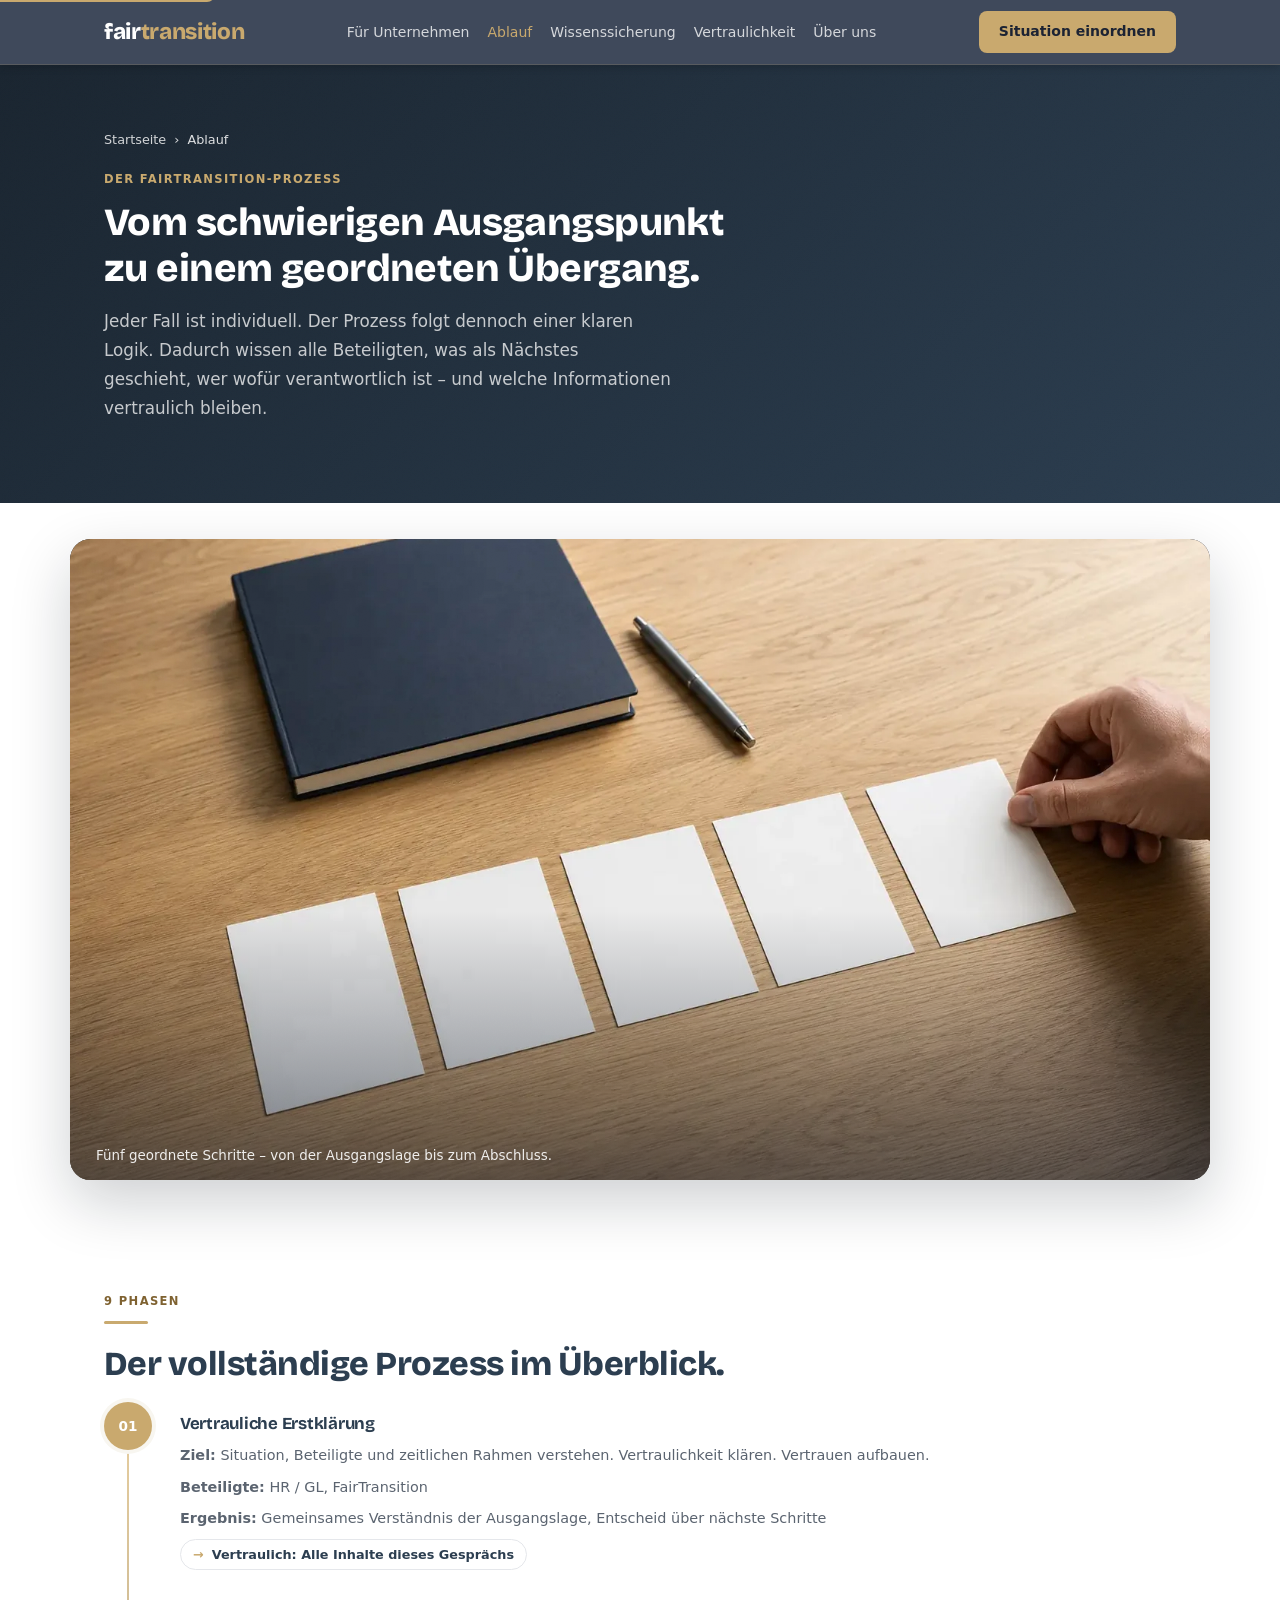
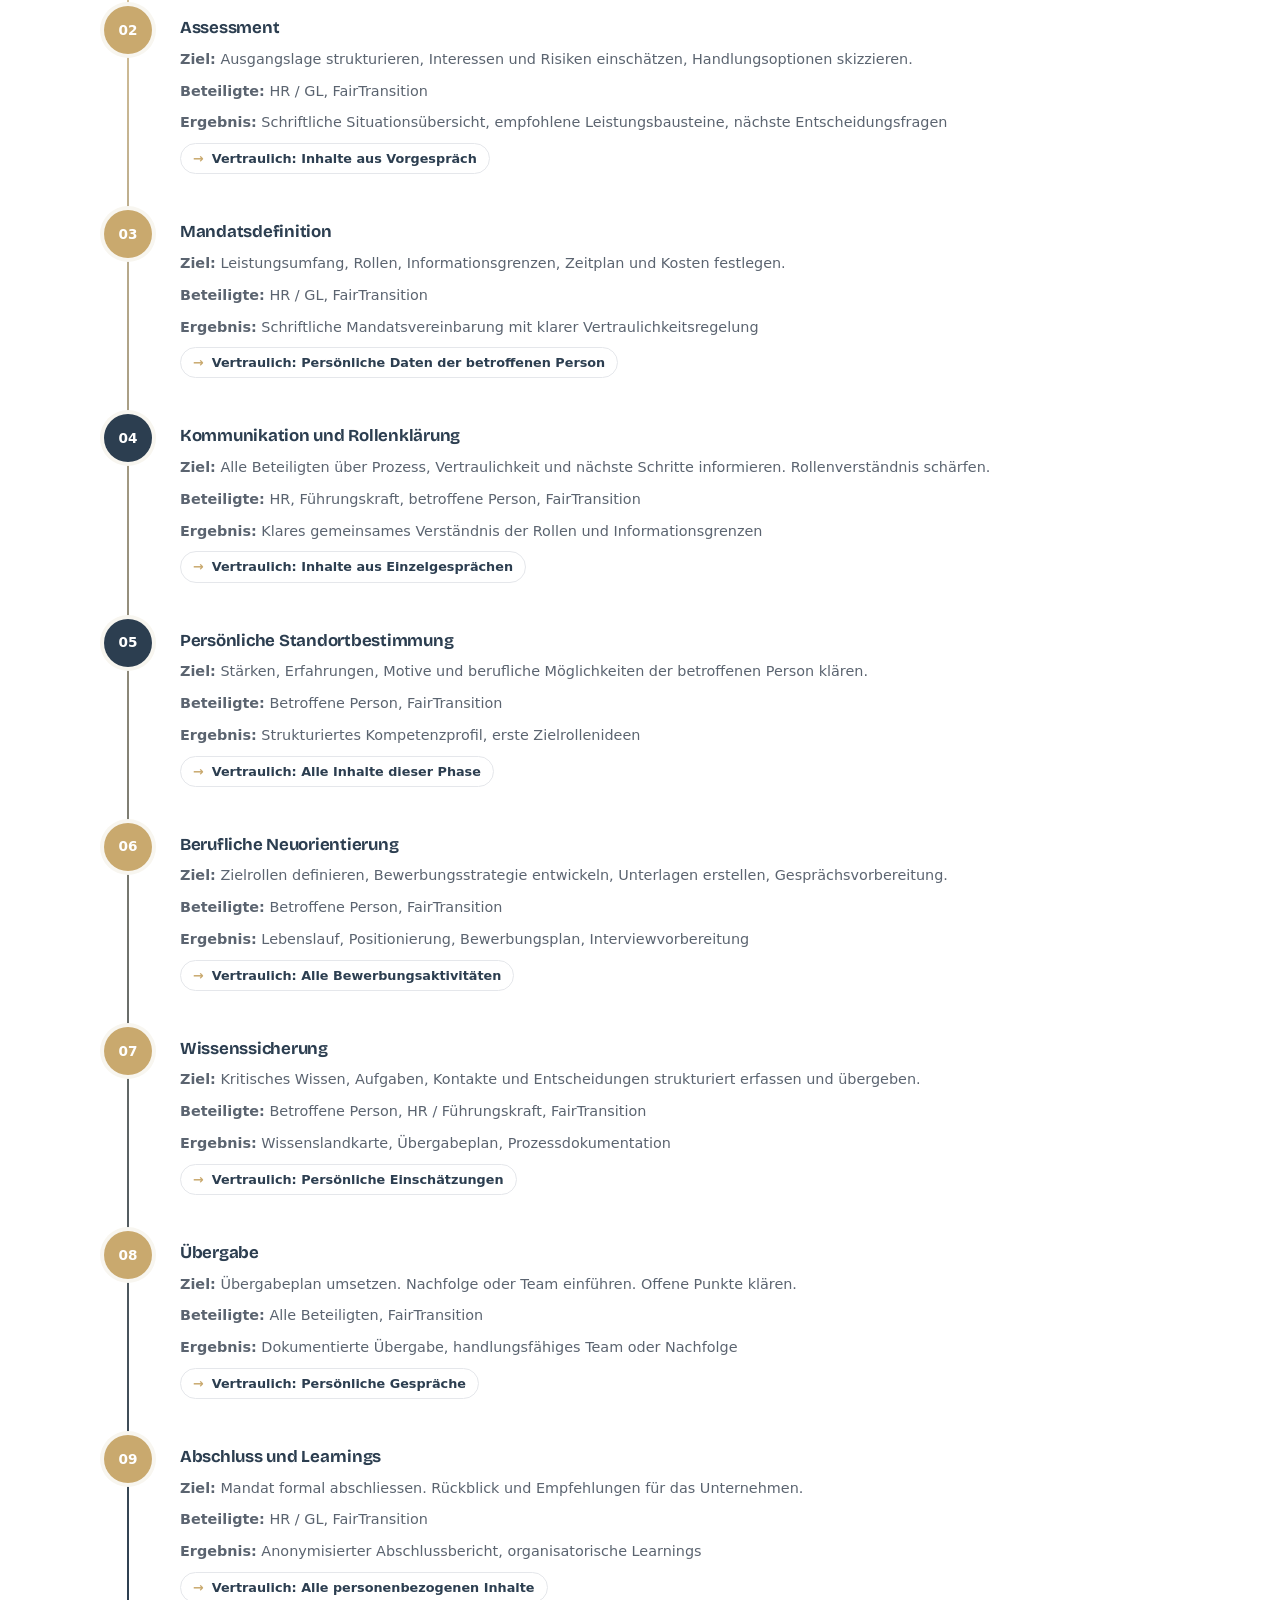
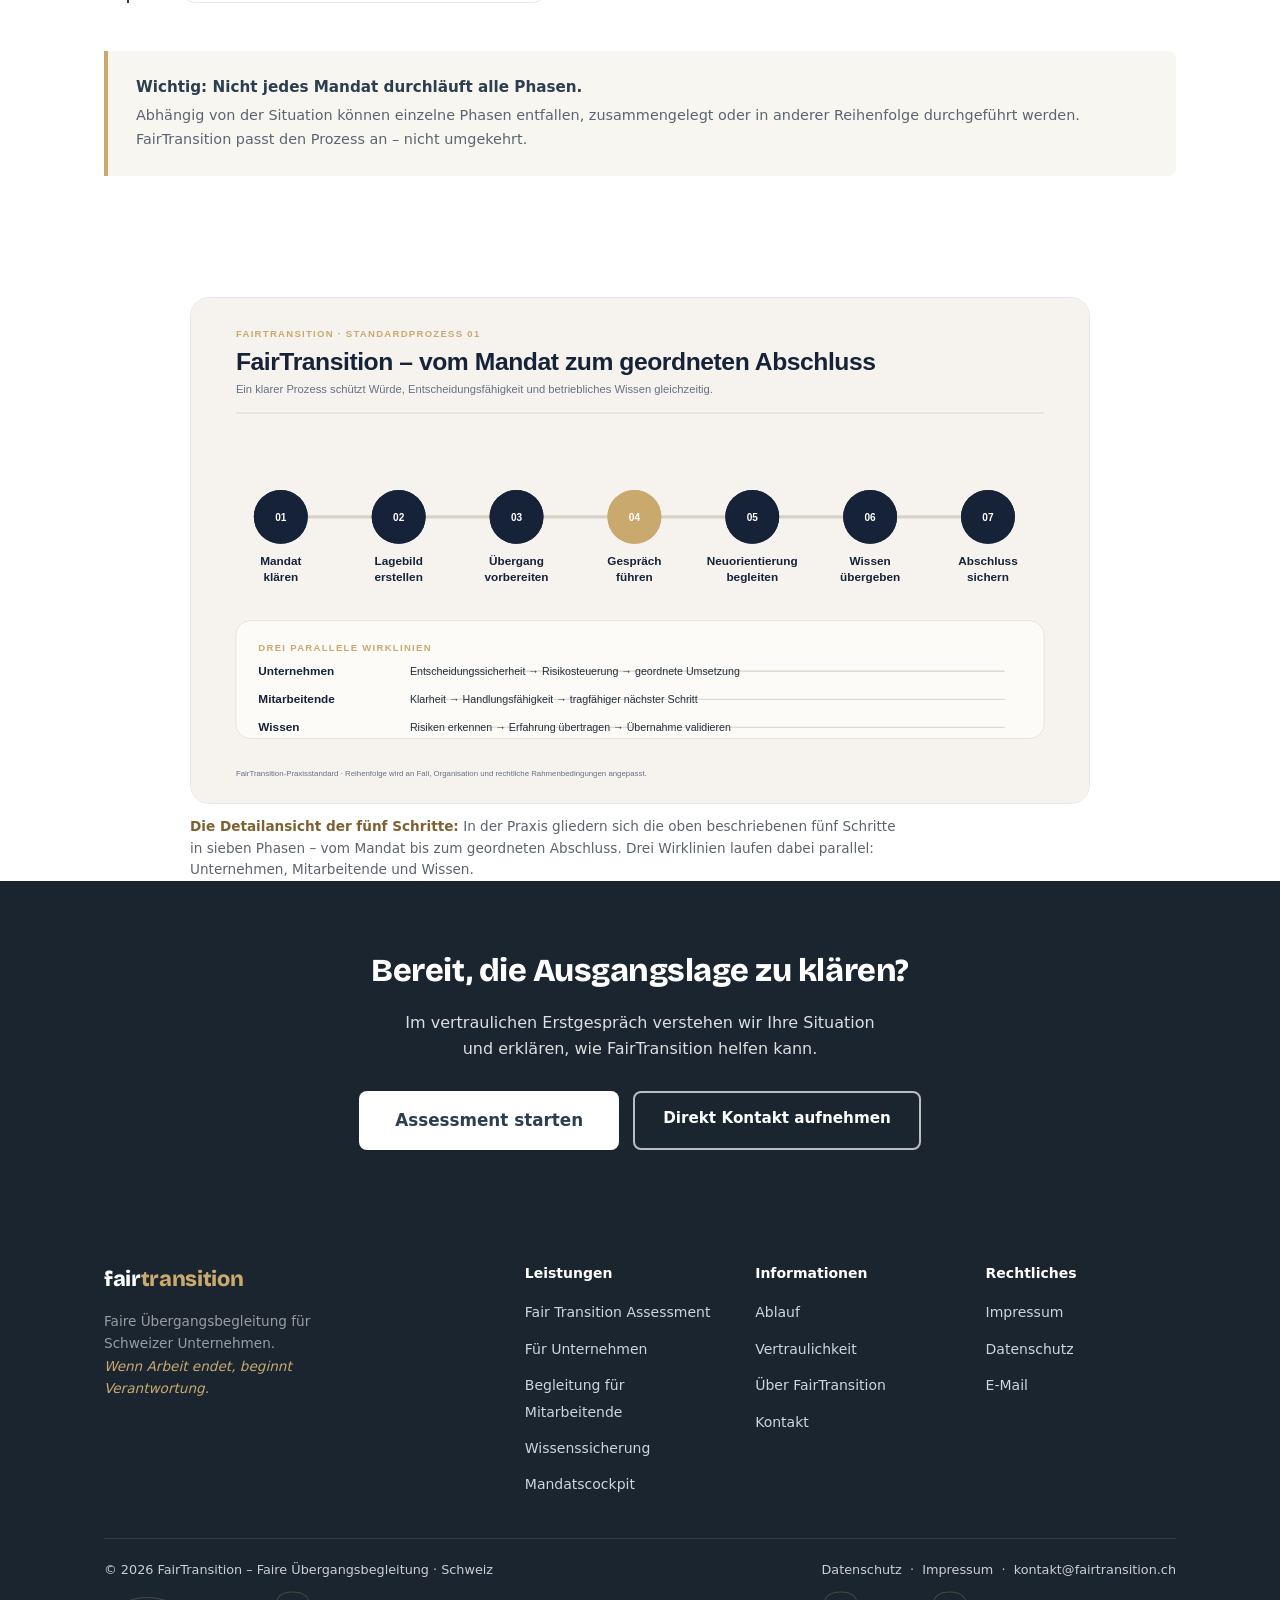
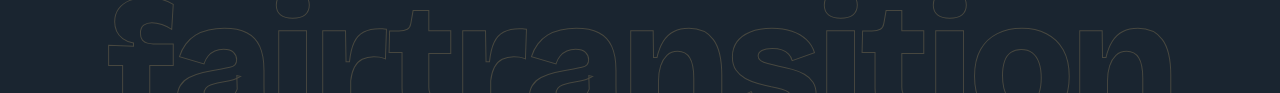
<file: ablauf.html>
<!DOCTYPE html>
<html lang="de">
<head>
<meta charset="UTF-8">
<meta name="viewport" content="width=device-width, initial-scale=1.0">
<title>FairTransition | Ablauf – So funktioniert ein FairTransition-Mandat</title>
<meta name="description" content="Von der vertraulichen Erstklärung bis zum geordneten Abschluss: Der FairTransition-Prozess in 9 Phasen – klar, strukturiert, für alle Beteiligten nachvollziehbar.">
<meta name="robots" content="index, follow">
<link rel="canonical" href="https://www.fairtransition.ch/ablauf.html">
<meta property="og:type" content="website">
<meta property="og:url" content="https://www.fairtransition.ch/ablauf.html">
<meta property="og:title" content="FairTransition | Ablauf – So funktioniert ein FairTransition-Mandat">
<meta property="og:description" content="Von der vertraulichen Erstklärung bis zum geordneten Abschluss: Der FairTransition-Prozess in 9 Phasen – klar, strukturiert, für alle Beteiligten nachvollziehbar.">
<meta property="og:locale" content="de_CH">
<meta property="og:image" content="https://www.fairtransition.ch/media/fairtransition/og-image.webp">
<meta property="og:image:width" content="1200">
<meta property="og:image:height" content="630">
<meta name="twitter:image" content="https://www.fairtransition.ch/media/fairtransition/og-image.webp">
<link rel="icon" type="image/svg+xml" href="favicon.svg">
<link rel="preload" href="fonts/bricolage-grotesque-latin-wght-normal.woff2" as="font" type="font/woff2" crossorigin>
<link rel="stylesheet" href="css/style.css">
<link rel="stylesheet" href="css/modern.css">
</head>
<body>
<a href="index.html#main" class="skip-link">Zum Inhalt springen</a>
<nav id="nav" aria-label="Hauptnavigation">
  <div class="container nav-inner">
    <a href="index.html" class="nav-logo">fair<span>transition</span></a>
    <ul class="nav-links" role="list">
      <li><a href="unternehmen.html">Für Unternehmen</a></li>
      <li><a href="ablauf.html">Ablauf</a></li>
      <li><a href="wissenssicherung.html">Wissenssicherung</a></li>
      <li><a href="vertraulichkeit.html">Vertraulichkeit</a></li>
      <li><a href="ueber-fairtransition.html">Über uns</a></li>
    </ul>
    <a href="assessment.html" class="btn btn-primary btn-sm nav-cta" data-track="cta_nav">Situation einordnen</a>
    <button class="nav-toggle" id="navToggle" aria-label="Menü öffnen" aria-expanded="false">
      <span></span><span></span><span></span>
    </button>
  </div>
</nav>
<main id="main">

<section class="sub-hero" aria-labelledby="ab-h1">
  <div class="container">
    <nav aria-label="Breadcrumb" class="breadcrumb">
      <a href="index.html">Startseite</a><span>›</span><span>Ablauf</span>
    </nav>
    <span class="kicker">Der FairTransition-Prozess</span>
    <h1 id="ab-h1">Vom schwierigen Ausgangspunkt zu einem geordneten Übergang.</h1>
    <p>Jeder Fall ist individuell. Der Prozess folgt dennoch einer klaren Logik. Dadurch wissen alle Beteiligten, was als Nächstes geschieht, wer wofür verantwortlich ist – und welche Informationen vertraulich bleiben.</p>
  </div>
</section>

<figure class="ft-band">
  <div class="ft-band-inner"><img src="media/fairtransition/11-ablauf-struktur.webp" alt="Fünf schlichte Karten in einer Reihe auf einem Tisch als Sinnbild für den strukturierten Ablauf" loading="lazy" decoding="async" width="1500" height="900"><figcaption>Fünf geordnete Schritte – von der Ausgangslage bis zum Abschluss.</figcaption></div>
</figure>

<section style="background:var(--white)" aria-labelledby="ab-phases">
  <div class="container">
    <span class="kicker">9 Phasen</span>
    <div class="rule"></div>
    <h2 id="ab-phases" class="section-title">Der vollständige Prozess im Überblick.</h2>
    <div class="prozess-grid">

      <div class="prozess-step reveal">
        <div class="prozess-num">01</div>
        <div class="prozess-content">
          <h3>Vertrauliche Erstklärung</h3>
          <p><strong>Ziel:</strong> Situation, Beteiligte und zeitlichen Rahmen verstehen. Vertraulichkeit klären. Vertrauen aufbauen.</p>
          <p><strong>Beteiligte:</strong> HR / GL, FairTransition</p>
          <p><strong>Ergebnis:</strong> Gemeinsames Verständnis der Ausgangslage, Entscheid über nächste Schritte</p>
          <span class="prozess-result">Vertraulich: Alle Inhalte dieses Gesprächs</span>
        </div>
      </div>

      <div class="prozess-step reveal">
        <div class="prozess-num">02</div>
        <div class="prozess-content">
          <h3>Assessment</h3>
          <p><strong>Ziel:</strong> Ausgangslage strukturieren, Interessen und Risiken einschätzen, Handlungsoptionen skizzieren.</p>
          <p><strong>Beteiligte:</strong> HR / GL, FairTransition</p>
          <p><strong>Ergebnis:</strong> Schriftliche Situationsübersicht, empfohlene Leistungsbausteine, nächste Entscheidungsfragen</p>
          <span class="prozess-result">Vertraulich: Inhalte aus Vorgespräch</span>
        </div>
      </div>

      <div class="prozess-step reveal">
        <div class="prozess-num">03</div>
        <div class="prozess-content">
          <h3>Mandatsdefinition</h3>
          <p><strong>Ziel:</strong> Leistungsumfang, Rollen, Informationsgrenzen, Zeitplan und Kosten festlegen.</p>
          <p><strong>Beteiligte:</strong> HR / GL, FairTransition</p>
          <p><strong>Ergebnis:</strong> Schriftliche Mandatsvereinbarung mit klarer Vertraulichkeitsregelung</p>
          <span class="prozess-result">Vertraulich: Persönliche Daten der betroffenen Person</span>
        </div>
      </div>

      <div class="prozess-step reveal">
        <div class="prozess-num">04</div>
        <div class="prozess-content">
          <h3>Kommunikation und Rollenklärung</h3>
          <p><strong>Ziel:</strong> Alle Beteiligten über Prozess, Vertraulichkeit und nächste Schritte informieren. Rollenverständnis schärfen.</p>
          <p><strong>Beteiligte:</strong> HR, Führungskraft, betroffene Person, FairTransition</p>
          <p><strong>Ergebnis:</strong> Klares gemeinsames Verständnis der Rollen und Informationsgrenzen</p>
          <span class="prozess-result">Vertraulich: Inhalte aus Einzelgesprächen</span>
        </div>
      </div>

      <div class="prozess-step reveal">
        <div class="prozess-num">05</div>
        <div class="prozess-content">
          <h3>Persönliche Standortbestimmung</h3>
          <p><strong>Ziel:</strong> Stärken, Erfahrungen, Motive und berufliche Möglichkeiten der betroffenen Person klären.</p>
          <p><strong>Beteiligte:</strong> Betroffene Person, FairTransition</p>
          <p><strong>Ergebnis:</strong> Strukturiertes Kompetenzprofil, erste Zielrollenideen</p>
          <span class="prozess-result">Vertraulich: Alle Inhalte dieser Phase</span>
        </div>
      </div>

      <div class="prozess-step reveal">
        <div class="prozess-num">06</div>
        <div class="prozess-content">
          <h3>Berufliche Neuorientierung</h3>
          <p><strong>Ziel:</strong> Zielrollen definieren, Bewerbungsstrategie entwickeln, Unterlagen erstellen, Gesprächsvorbereitung.</p>
          <p><strong>Beteiligte:</strong> Betroffene Person, FairTransition</p>
          <p><strong>Ergebnis:</strong> Lebenslauf, Positionierung, Bewerbungsplan, Interviewvorbereitung</p>
          <span class="prozess-result">Vertraulich: Alle Bewerbungsaktivitäten</span>
        </div>
      </div>

      <div class="prozess-step reveal">
        <div class="prozess-num">07</div>
        <div class="prozess-content">
          <h3>Wissenssicherung</h3>
          <p><strong>Ziel:</strong> Kritisches Wissen, Aufgaben, Kontakte und Entscheidungen strukturiert erfassen und übergeben.</p>
          <p><strong>Beteiligte:</strong> Betroffene Person, HR / Führungskraft, FairTransition</p>
          <p><strong>Ergebnis:</strong> Wissenslandkarte, Übergabeplan, Prozessdokumentation</p>
          <span class="prozess-result">Vertraulich: Persönliche Einschätzungen</span>
        </div>
      </div>

      <div class="prozess-step reveal">
        <div class="prozess-num">08</div>
        <div class="prozess-content">
          <h3>Übergabe</h3>
          <p><strong>Ziel:</strong> Übergabeplan umsetzen. Nachfolge oder Team einführen. Offene Punkte klären.</p>
          <p><strong>Beteiligte:</strong> Alle Beteiligten, FairTransition</p>
          <p><strong>Ergebnis:</strong> Dokumentierte Übergabe, handlungsfähiges Team oder Nachfolge</p>
          <span class="prozess-result">Vertraulich: Persönliche Gespräche</span>
        </div>
      </div>

      <div class="prozess-step reveal">
        <div class="prozess-num">09</div>
        <div class="prozess-content">
          <h3>Abschluss und Learnings</h3>
          <p><strong>Ziel:</strong> Mandat formal abschliessen. Rückblick und Empfehlungen für das Unternehmen.</p>
          <p><strong>Beteiligte:</strong> HR / GL, FairTransition</p>
          <p><strong>Ergebnis:</strong> Anonymisierter Abschlussbericht, organisatorische Learnings</p>
          <span class="prozess-result">Vertraulich: Alle personenbezogenen Inhalte</span>
        </div>
      </div>

    </div>
    <div style="margin-top:48px;padding:24px 28px;background:var(--cream);border-left:4px solid var(--ochre);border-radius:0 var(--r) var(--r) 0">
      <p style="font-size:.95rem;color:var(--blue);font-weight:600;margin-bottom:4px">Wichtig: Nicht jedes Mandat durchläuft alle Phasen.</p>
      <p style="font-size:.9rem;color:var(--gray)">Abhängig von der Situation können einzelne Phasen entfallen, zusammengelegt oder in anderer Reihenfolge durchgeführt werden. FairTransition passt den Prozess an – nicht umgekehrt.</p>
    </div>
  </div>
</section>

<figure class="process-visual">
  <img src="media/prozessgrafiken/04-standardprozess-fairtransition.svg" width="1600" height="900"
       loading="lazy" decoding="async"
       alt="Sieben Phasen des FairTransition-Prozesses vom Mandat bis zum geordneten Abschluss.">
  <figcaption><b>Die Detailansicht der fünf Schritte:</b> In der Praxis gliedern sich die oben beschriebenen fünf Schritte in sieben Phasen – vom Mandat bis zum geordneten Abschluss. Drei Wirklinien laufen dabei parallel: Unternehmen, Mitarbeitende und Wissen.</figcaption>
</figure>

<section style="background:var(--blue-dk);padding:64px 0;text-align:center">
  <div class="container">
    <h2 style="font-size:clamp(1.4rem,3vw,2rem);font-weight:800;color:var(--white);margin-bottom:12px">Bereit, die Ausgangslage zu klären?</h2>
    <p style="color:rgba(255,255,255,.85);max-width:480px;margin:0 auto 28px">Im vertraulichen Erstgespräch verstehen wir Ihre Situation und erklären, wie FairTransition helfen kann.</p>
    <div class="cta-btns">
      <a href="assessment.html" class="btn btn-white btn-lg" data-track="cta_ab_assess">Assessment starten</a>
      <a href="kontakt.html" class="btn btn-outline" data-track="cta_ab_kontakt">Direkt Kontakt aufnehmen</a>
    </div>
  </div>
</section>

</main>
<footer>
  <div class="container">
    <div class="footer-inner">
      <div class="footer-brand">
        <div class="logo">fair<span>transition</span></div>
        <p>Faire Übergangsbegleitung für Schweizer Unternehmen.<br><em>Wenn Arbeit endet, beginnt Verantwortung.</em></p>
      </div>
      <div class="footer-col">
        <h4>Leistungen</h4>
        <ul>
          <li><a href="assessment.html">Fair Transition Assessment</a></li>
          <li><a href="unternehmen.html">Für Unternehmen</a></li>
          <li><a href="mitarbeitende.html">Begleitung für Mitarbeitende</a></li>
          <li><a href="wissenssicherung.html">Wissenssicherung</a></li>
          <li><a href="mandatscockpit.html">Mandatscockpit</a></li>
        </ul>
      </div>
      <div class="footer-col">
        <h4>Informationen</h4>
        <ul>
          <li><a href="ablauf.html">Ablauf</a></li>
          <li><a href="vertraulichkeit.html">Vertraulichkeit</a></li>
          <li><a href="ueber-fairtransition.html">Über FairTransition</a></li>
          <li><a href="kontakt.html">Kontakt</a></li>
        </ul>
      </div>
      <div class="footer-col">
        <h4>Rechtliches</h4>
        <ul>
          <li><a href="impressum.html">Impressum</a></li>
          <li><a href="datenschutz.html">Datenschutz</a></li>
          <li><a href="mailto:kontakt@fairtransition.ch">E-Mail</a></li>
        </ul>
      </div>
    </div>
    <div class="footer-bottom">
      <span>© 2026 FairTransition – Faire Übergangsbegleitung · Schweiz</span>
      <span>
        <a href="datenschutz.html">Datenschutz</a> &nbsp;·&nbsp;
        <a href="impressum.html">Impressum</a> &nbsp;·&nbsp;
        <a href="mailto:kontakt@fairtransition.ch">kontakt@fairtransition.ch</a>
      </span>
    </div>
  </div>
</footer>
<script src="js/main.js"></script>
</body>
</html>
</file>
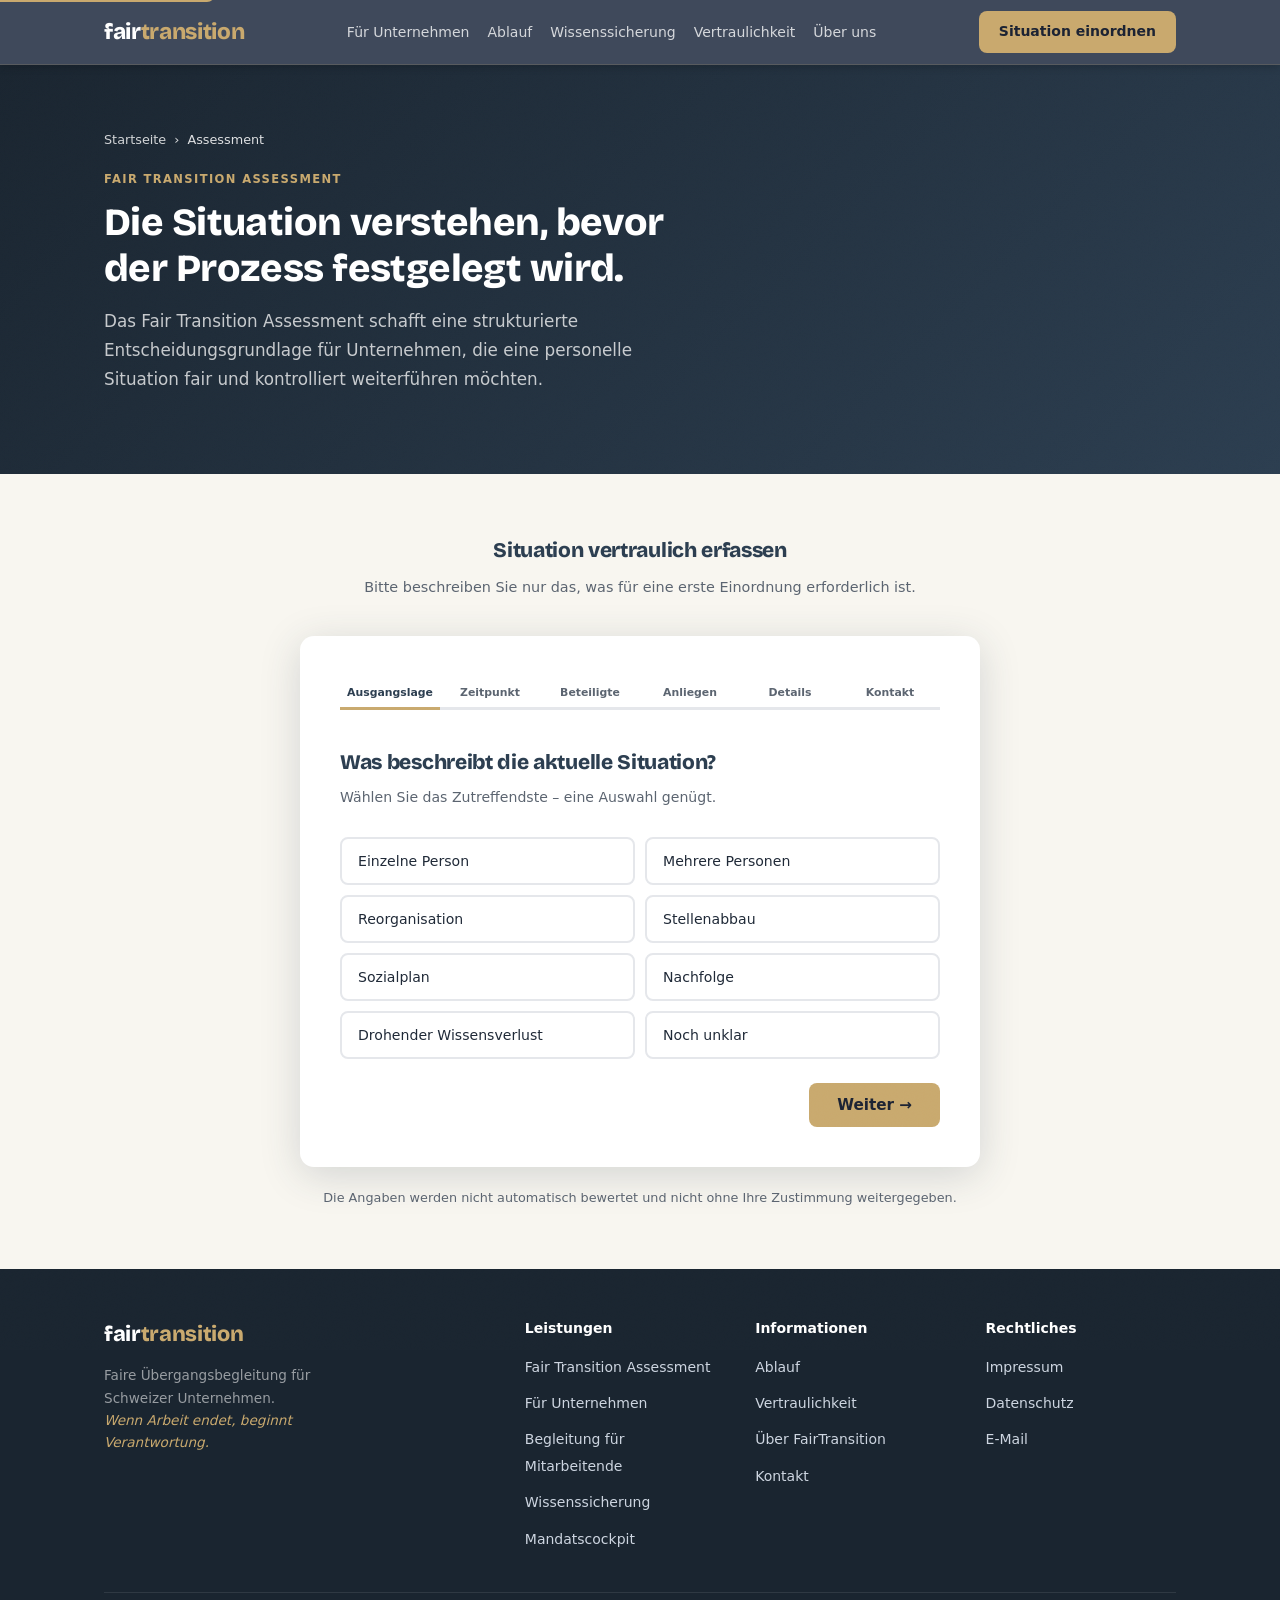
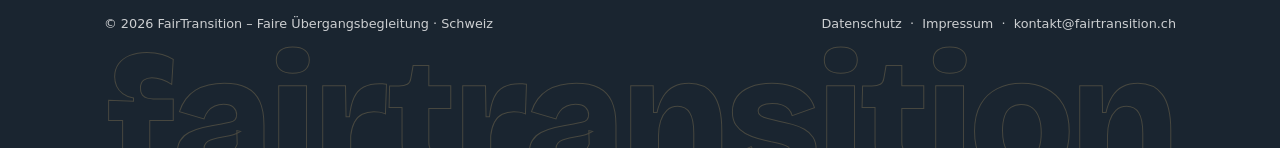
<file: assessment.html>
<!DOCTYPE html>
<html lang="de">
<head>
<meta charset="UTF-8">
<meta name="viewport" content="width=device-width, initial-scale=1.0">
<title>FairTransition | Fair Transition Assessment – Situation strukturiert einordnen</title>
<meta name="description" content="Das Fair Transition Assessment hilft, eine schwierige personelle Situation strukturiert zu erfassen und den sinnvollsten nächsten Schritt zu bestimmen – vertraulich und ohne automatische Bewertung.">
<meta name="robots" content="index, follow">
<link rel="canonical" href="https://www.fairtransition.ch/assessment.html">
<meta property="og:type" content="website">
<meta property="og:url" content="https://www.fairtransition.ch/assessment.html">
<meta property="og:title" content="FairTransition | Fair Transition Assessment – Situation strukturiert einordnen">
<meta property="og:description" content="Das Fair Transition Assessment hilft, eine schwierige personelle Situation strukturiert zu erfassen und den sinnvollsten nächsten Schritt zu bestimmen – vertraulich und ohne automatische Bewertung.">
<meta property="og:locale" content="de_CH">
<meta property="og:image" content="https://www.fairtransition.ch/media/fairtransition/og-image.webp">
<meta property="og:image:width" content="1200">
<meta property="og:image:height" content="630">
<meta name="twitter:image" content="https://www.fairtransition.ch/media/fairtransition/og-image.webp">
<link rel="icon" type="image/svg+xml" href="favicon.svg">
<link rel="preload" href="fonts/bricolage-grotesque-latin-wght-normal.woff2" as="font" type="font/woff2" crossorigin>
<link rel="stylesheet" href="css/style.css">
<link rel="stylesheet" href="css/modern.css">
<script>
// Assessment multi-step logic (inline for this page)
document.addEventListener('DOMContentLoaded', function() {
  var current = 1, total = 6;
  function showStep(n) {
    document.querySelectorAll('.assessment-step').forEach(function(s){ s.classList.remove('active'); });
    document.querySelectorAll('.progress-step').forEach(function(s,i){
      s.classList.remove('active','done');
      if(i+1<n) s.classList.add('done');
      if(i+1===n) s.classList.add('active');
    });
    var el = document.getElementById('step-'+n);
    if(el) el.classList.add('active');
    current = n;
    var nb = document.getElementById('next-btn');
    var bb = document.getElementById('back-btn');
    if(nb) nb.textContent = (n===total) ? 'Vertraulich absenden' : 'Weiter →';
    if(bb) bb.style.visibility = (n===1) ? 'hidden' : 'visible';
  }
  document.querySelectorAll('.choice-btn').forEach(function(btn){
    btn.addEventListener('click', function(){
      var grid = btn.closest('.choice-grid');
      if(!grid) return;
      grid.querySelectorAll('.choice-btn').forEach(function(b){ b.classList.remove('selected'); });
      btn.classList.add('selected');
    });
  });
  var nb = document.getElementById('next-btn');
  var bb = document.getElementById('back-btn');
  if(nb) nb.addEventListener('click', async function(){
    if(current < total) { showStep(current+1); return; }
    nb.disabled = true; nb.textContent = 'Wird übermittelt…';
    var form = document.getElementById('assessment-form');
    var fd = new FormData(form);
    document.querySelectorAll('.choice-btn.selected').forEach(function(cb){
      var n2 = cb.closest('[data-field]') ? cb.closest('[data-field]').dataset.field : 'auswahl';
      fd.append(n2, cb.textContent.trim());
    });
    try {
      var res = await fetch(form.action, { method:'POST', body:fd, headers:{'Accept':'application/json'} });
      if(res.ok) {
        document.querySelector('.assessment-form').innerHTML = '<div style="text-align:center;padding:40px 0"><div style="font-size:3rem;margin-bottom:16px">✓</div><h3 style="color:var(--blue);font-size:1.3rem;margin-bottom:12px">Vielen Dank für Ihre Angaben.</h3><p style="color:var(--gray);max-width:440px;margin:0 auto;line-height:1.7">FairTransition prüft die Situation persönlich und meldet sich innerhalb von 24 Stunden über den von Ihnen gewählten Kontaktweg.<br><br><em>Es erfolgt keine automatische Entscheidung oder Bewertung.</em></p></div>';
      } else { throw new Error(); }
    } catch(e) {
      var st = document.getElementById('assessment-status');
      if(st){ st.style.display='block'; st.textContent='Fehler beim Senden. Bitte schreiben Sie an kontakt@fairtransition.ch'; }
      nb.disabled=false; nb.textContent='Vertraulich absenden';
    }
  });
  if(bb) bb.addEventListener('click', function(){ if(current>1) showStep(current-1); });
  showStep(1);
});
</script>
</head>
<body>
<a href="index.html#main" class="skip-link">Zum Inhalt springen</a>
<nav id="nav" aria-label="Hauptnavigation">
  <div class="container nav-inner">
    <a href="index.html" class="nav-logo">fair<span>transition</span></a>
    <ul class="nav-links" role="list">
      <li><a href="unternehmen.html">Für Unternehmen</a></li>
      <li><a href="ablauf.html">Ablauf</a></li>
      <li><a href="wissenssicherung.html">Wissenssicherung</a></li>
      <li><a href="vertraulichkeit.html">Vertraulichkeit</a></li>
      <li><a href="ueber-fairtransition.html">Über uns</a></li>
    </ul>
    <a href="assessment.html" class="btn btn-primary btn-sm nav-cta" data-track="cta_nav">Situation einordnen</a>
    <button class="nav-toggle" id="navToggle" aria-label="Menü öffnen" aria-expanded="false">
      <span></span><span></span><span></span>
    </button>
  </div>
</nav>
<main id="main">

<section class="sub-hero" aria-labelledby="as-h1">
  <div class="container">
    <nav aria-label="Breadcrumb" class="breadcrumb">
      <a href="index.html">Startseite</a><span>›</span><span>Assessment</span>
    </nav>
    <span class="kicker">Fair Transition Assessment</span>
    <h1 id="as-h1">Die Situation verstehen, bevor der Prozess festgelegt wird.</h1>
    <p>Das Fair Transition Assessment schafft eine strukturierte Entscheidungsgrundlage für Unternehmen, die eine personelle Situation fair und kontrolliert weiterführen möchten.</p>
  </div>
</section>

<section style="background:var(--cream);padding:60px 0" aria-labelledby="as-form">
  <div class="container">
    <h2 id="as-form" style="text-align:center;font-size:1.3rem;font-weight:800;color:var(--blue);margin-bottom:8px">Situation vertraulich erfassen</h2>
    <p style="text-align:center;color:var(--gray);font-size:.9rem;margin-bottom:36px">Bitte beschreiben Sie nur das, was für eine erste Einordnung erforderlich ist.</p>

    <div class="assessment-form">
      <div class="assessment-progress" role="list">
        <div class="progress-step active" role="listitem">Ausgangslage</div>
        <div class="progress-step" role="listitem">Zeitpunkt</div>
        <div class="progress-step" role="listitem">Beteiligte</div>
        <div class="progress-step" role="listitem">Anliegen</div>
        <div class="progress-step" role="listitem">Details</div>
        <div class="progress-step" role="listitem">Kontakt</div>
      </div>

      <form id="assessment-form" action="https://formspree.io/f/mrewjzrl" method="POST" novalidate>
        <input type="hidden" name="_subject" value="Fair Transition Assessment – fairtransition.ch">
        <input type="hidden" name="_language" value="de">
        <input type="text" name="_gotcha" style="display:none" tabindex="-1">

        <!-- Step 1 -->
        <div class="assessment-step" id="step-1">
          <h2>Was beschreibt die aktuelle Situation?</h2>
          <p class="step-hint">Wählen Sie das Zutreffendste – eine Auswahl genügt.</p>
          <div class="choice-grid" data-field="situation">
            <button type="button" class="choice-btn">Einzelne Person</button>
            <button type="button" class="choice-btn">Mehrere Personen</button>
            <button type="button" class="choice-btn">Reorganisation</button>
            <button type="button" class="choice-btn">Stellenabbau</button>
            <button type="button" class="choice-btn">Sozialplan</button>
            <button type="button" class="choice-btn">Nachfolge</button>
            <button type="button" class="choice-btn">Drohender Wissensverlust</button>
            <button type="button" class="choice-btn">Noch unklar</button>
          </div>
        </div>

        <!-- Step 2 -->
        <div class="assessment-step" id="step-2">
          <h2>Wann besteht Handlungsbedarf?</h2>
          <p class="step-hint">Wie dringend ist die Situation?</p>
          <div class="choice-grid" data-field="zeitpunkt">
            <button type="button" class="choice-btn">Sofort / bereits akut</button>
            <button type="button" class="choice-btn">Innerhalb eines Monats</button>
            <button type="button" class="choice-btn">Innerhalb von drei Monaten</button>
            <button type="button" class="choice-btn">Mittelfristig planbar</button>
            <button type="button" class="choice-btn">Noch offen</button>
          </div>
        </div>

        <!-- Step 3 -->
        <div class="assessment-step" id="step-3">
          <h2>Wer ist beteiligt?</h2>
          <p class="step-hint">Mehrfachauswahl möglich – klicken Sie alle Zutreffenden an.</p>
          <div class="choice-grid" data-field="beteiligte" style="grid-template-columns:1fr 1fr">
            <button type="button" class="choice-btn">Geschäftsleitung</button>
            <button type="button" class="choice-btn">HR / People Ops</button>
            <button type="button" class="choice-btn">Direkte Führungskraft</button>
            <button type="button" class="choice-btn">Betroffene Person</button>
            <button type="button" class="choice-btn">Arbeitnehmervertretung</button>
            <button type="button" class="choice-btn">Externe Rechtsberatung</button>
          </div>
        </div>

        <!-- Step 4 -->
        <div class="assessment-step" id="step-4">
          <h2>Was ist Ihr Hauptanliegen?</h2>
          <p class="step-hint">Was soll als Erstes angegangen werden?</p>
          <div class="choice-grid" data-field="anliegen">
            <button type="button" class="choice-btn">Situation einordnen</button>
            <button type="button" class="choice-btn">Trennung vorbereiten</button>
            <button type="button" class="choice-btn">Mitarbeiterbegleitung</button>
            <button type="button" class="choice-btn">Konfliktrisiko senken</button>
            <button type="button" class="choice-btn">Wissen sichern</button>
            <button type="button" class="choice-btn">Nachfolge vorbereiten</button>
            <button type="button" class="choice-btn">Kommunikation planen</button>
            <button type="button" class="choice-btn">Sozialplan-Leistung</button>
          </div>
        </div>

        <!-- Step 5 -->
        <div class="assessment-step" id="step-5">
          <h2>Was sollten wir über die Situation wissen?</h2>
          <p class="step-hint">Beschreiben Sie kurz, was für eine erste Einordnung relevant ist. Bitte übermitteln Sie keine unnötigen Gesundheitsdaten oder besonders sensiblen Personendaten.</p>
          <div class="form-field" style="margin-bottom:16px">
            <label for="as-text">Ihre Beschreibung</label>
            <textarea id="as-text" name="beschreibung" rows="5" placeholder="Beschreiben Sie die Situation in Ihren eigenen Worten…"></textarea>
          </div>
        </div>

        <!-- Step 6 -->
        <div class="assessment-step" id="step-6">
          <h2>Wie dürfen wir Sie kontaktieren?</h2>
          <p class="step-hint">Damit wir uns persönlich bei Ihnen melden können.</p>
          <div class="form-group">
            <div class="form-row">
              <div class="form-field">
                <label for="as-name">Name <span aria-hidden="true">*</span></label>
                <input type="text" id="as-name" name="name" required autocomplete="name" placeholder="Ihr Name">
              </div>
              <div class="form-field">
                <label for="as-firma">Unternehmen</label>
                <input type="text" id="as-firma" name="unternehmen" autocomplete="organization" placeholder="Ihr Unternehmen">
              </div>
            </div>
            <div class="form-row">
              <div class="form-field">
                <label for="as-funktion">Funktion</label>
                <input type="text" id="as-funktion" name="funktion" placeholder="z.B. HR-Leitung, CEO">
              </div>
              <div class="form-field">
                <label for="as-tel">Telefon (optional)</label>
                <input type="tel" id="as-tel" name="telefon" autocomplete="tel" placeholder="+41 …">
              </div>
            </div>
            <div class="form-field">
              <label for="as-email">E-Mail <span aria-hidden="true">*</span></label>
              <input type="email" id="as-email" name="_replyto" required autocomplete="email" placeholder="ihre@email.ch">
            </div>
            <div class="form-row">
              <div class="form-field">
                <label for="as-kontaktart">Bevorzugte Kontaktart</label>
                <select id="as-kontaktart" name="kontaktart">
                  <option value="">Bitte wählen</option>
                  <option>E-Mail</option>
                  <option>Telefon</option>
                  <option>Beides möglich</option>
                </select>
              </div>
              <div class="form-field">
                <label for="as-zeitfenster">Bevorzugtes Zeitfenster</label>
                <select id="as-zeitfenster" name="zeitfenster">
                  <option value="">Bitte wählen</option>
                  <option>Morgens 8–12 Uhr</option>
                  <option>Mittags 12–14 Uhr</option>
                  <option>Nachmittags 14–18 Uhr</option>
                  <option>Flexibel</option>
                </select>
              </div>
            </div>
            <div class="form-field">
              <label style="display:flex;align-items:flex-start;gap:10px;cursor:pointer;font-weight:400;color:var(--text)">
                <input type="checkbox" name="einwilligung" required style="width:auto;margin-top:3px">
                <span style="font-size:.88rem">Ich bin damit einverstanden, dass FairTransition meine Angaben zur Bearbeitung meiner Anfrage verwendet. Meine Daten werden vertraulich behandelt und nicht ohne meine Zustimmung weitergegeben. Ich kann meine Einwilligung jederzeit widerrufen. <a href="datenschutz.html">Datenschutz</a></span>
              </label>
            </div>
          </div>
        </div>

        <p id="assessment-status" style="display:none;color:#991b1b;font-size:.88rem;margin-top:12px"></p>
      </form>

      <div class="assessment-nav">
        <button type="button" id="back-btn" class="btn-back" style="visibility:hidden">← Zurück</button>
        <button type="button" id="next-btn" class="btn btn-primary">Weiter →</button>
      </div>
    </div>

    <p style="text-align:center;font-size:.8rem;color:var(--gray);margin-top:20px">Die Angaben werden nicht automatisch bewertet und nicht ohne Ihre Zustimmung weitergegeben.</p>
  </div>
</section>

</main>
<footer>
  <div class="container">
    <div class="footer-inner">
      <div class="footer-brand">
        <div class="logo">fair<span>transition</span></div>
        <p>Faire Übergangsbegleitung für Schweizer Unternehmen.<br><em>Wenn Arbeit endet, beginnt Verantwortung.</em></p>
      </div>
      <div class="footer-col">
        <h4>Leistungen</h4>
        <ul>
          <li><a href="assessment.html">Fair Transition Assessment</a></li>
          <li><a href="unternehmen.html">Für Unternehmen</a></li>
          <li><a href="mitarbeitende.html">Begleitung für Mitarbeitende</a></li>
          <li><a href="wissenssicherung.html">Wissenssicherung</a></li>
          <li><a href="mandatscockpit.html">Mandatscockpit</a></li>
        </ul>
      </div>
      <div class="footer-col">
        <h4>Informationen</h4>
        <ul>
          <li><a href="ablauf.html">Ablauf</a></li>
          <li><a href="vertraulichkeit.html">Vertraulichkeit</a></li>
          <li><a href="ueber-fairtransition.html">Über FairTransition</a></li>
          <li><a href="kontakt.html">Kontakt</a></li>
        </ul>
      </div>
      <div class="footer-col">
        <h4>Rechtliches</h4>
        <ul>
          <li><a href="impressum.html">Impressum</a></li>
          <li><a href="datenschutz.html">Datenschutz</a></li>
          <li><a href="mailto:kontakt@fairtransition.ch">E-Mail</a></li>
        </ul>
      </div>
    </div>
    <div class="footer-bottom">
      <span>© 2026 FairTransition – Faire Übergangsbegleitung · Schweiz</span>
      <span>
        <a href="datenschutz.html">Datenschutz</a> &nbsp;·&nbsp;
        <a href="impressum.html">Impressum</a> &nbsp;·&nbsp;
        <a href="mailto:kontakt@fairtransition.ch">kontakt@fairtransition.ch</a>
      </span>
    </div>
  </div>
</footer>
<script src="js/main.js"></script>
</body>
</html>
</file>
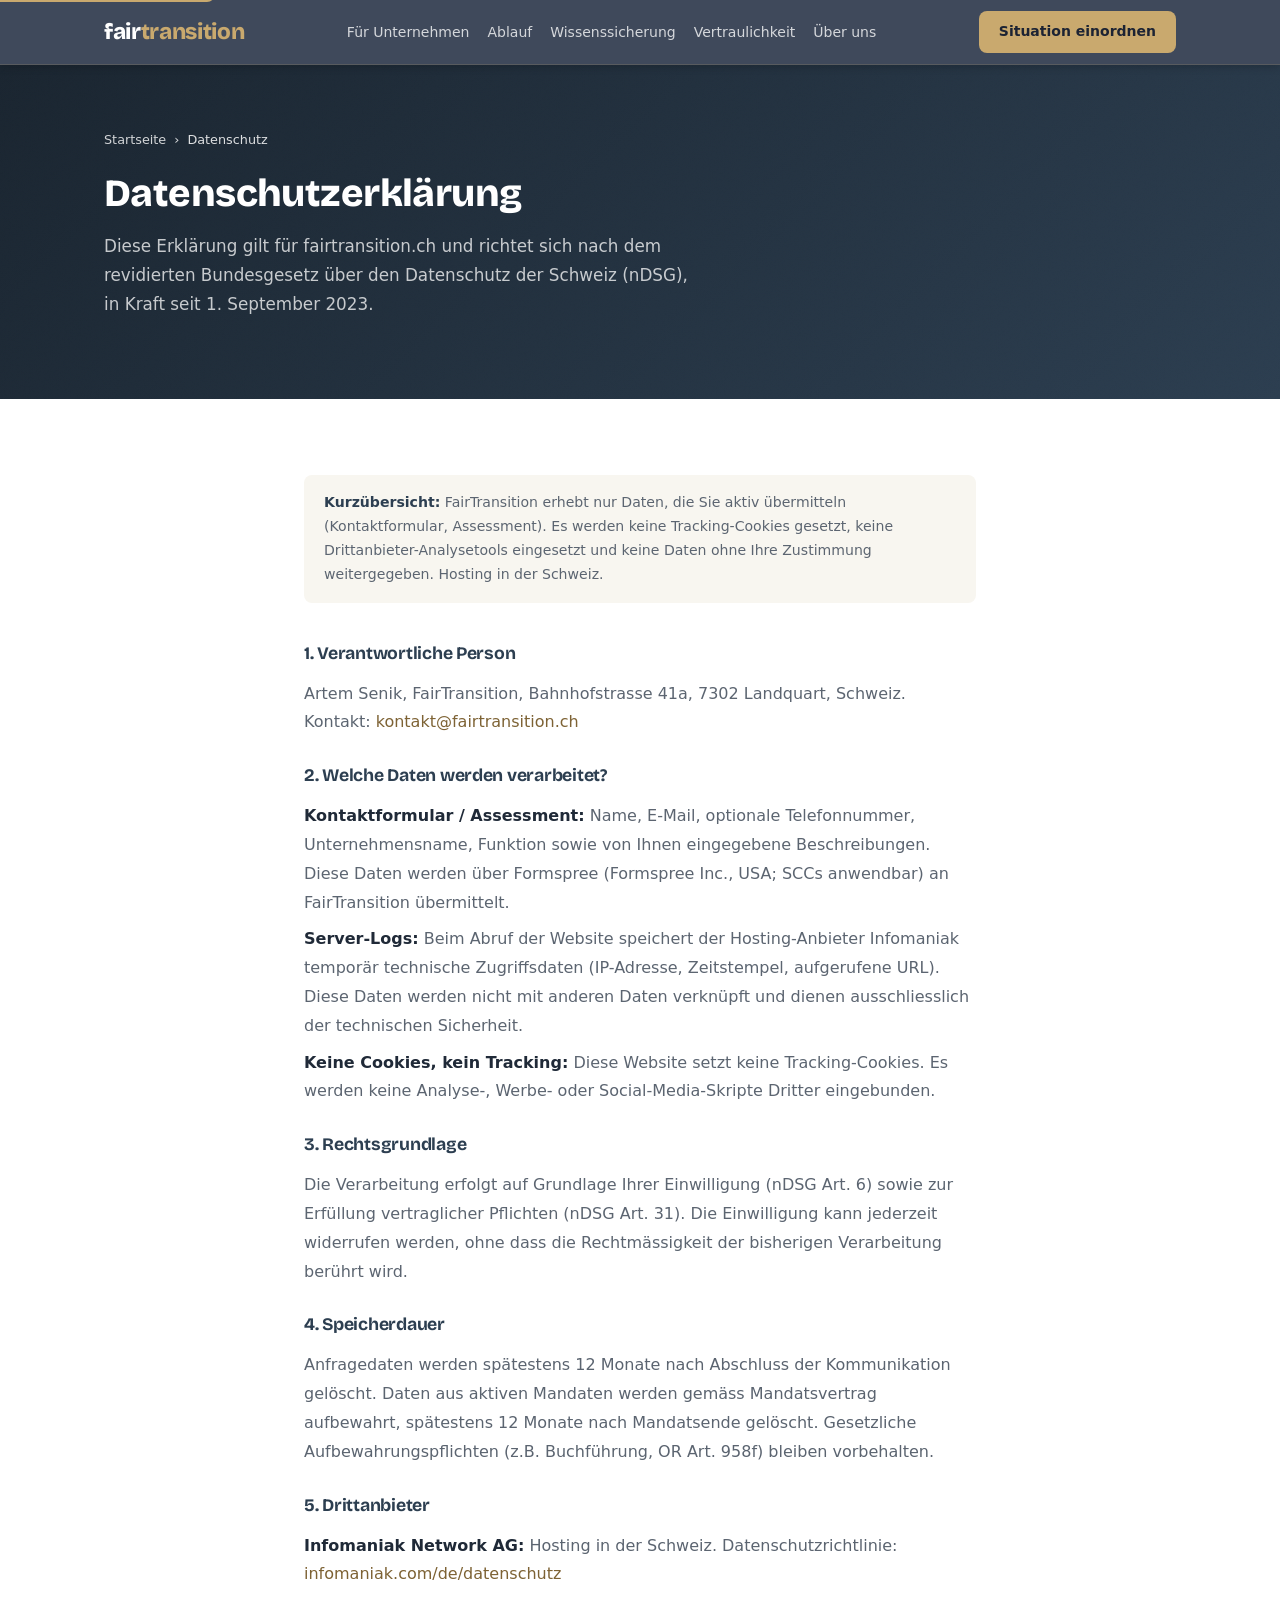
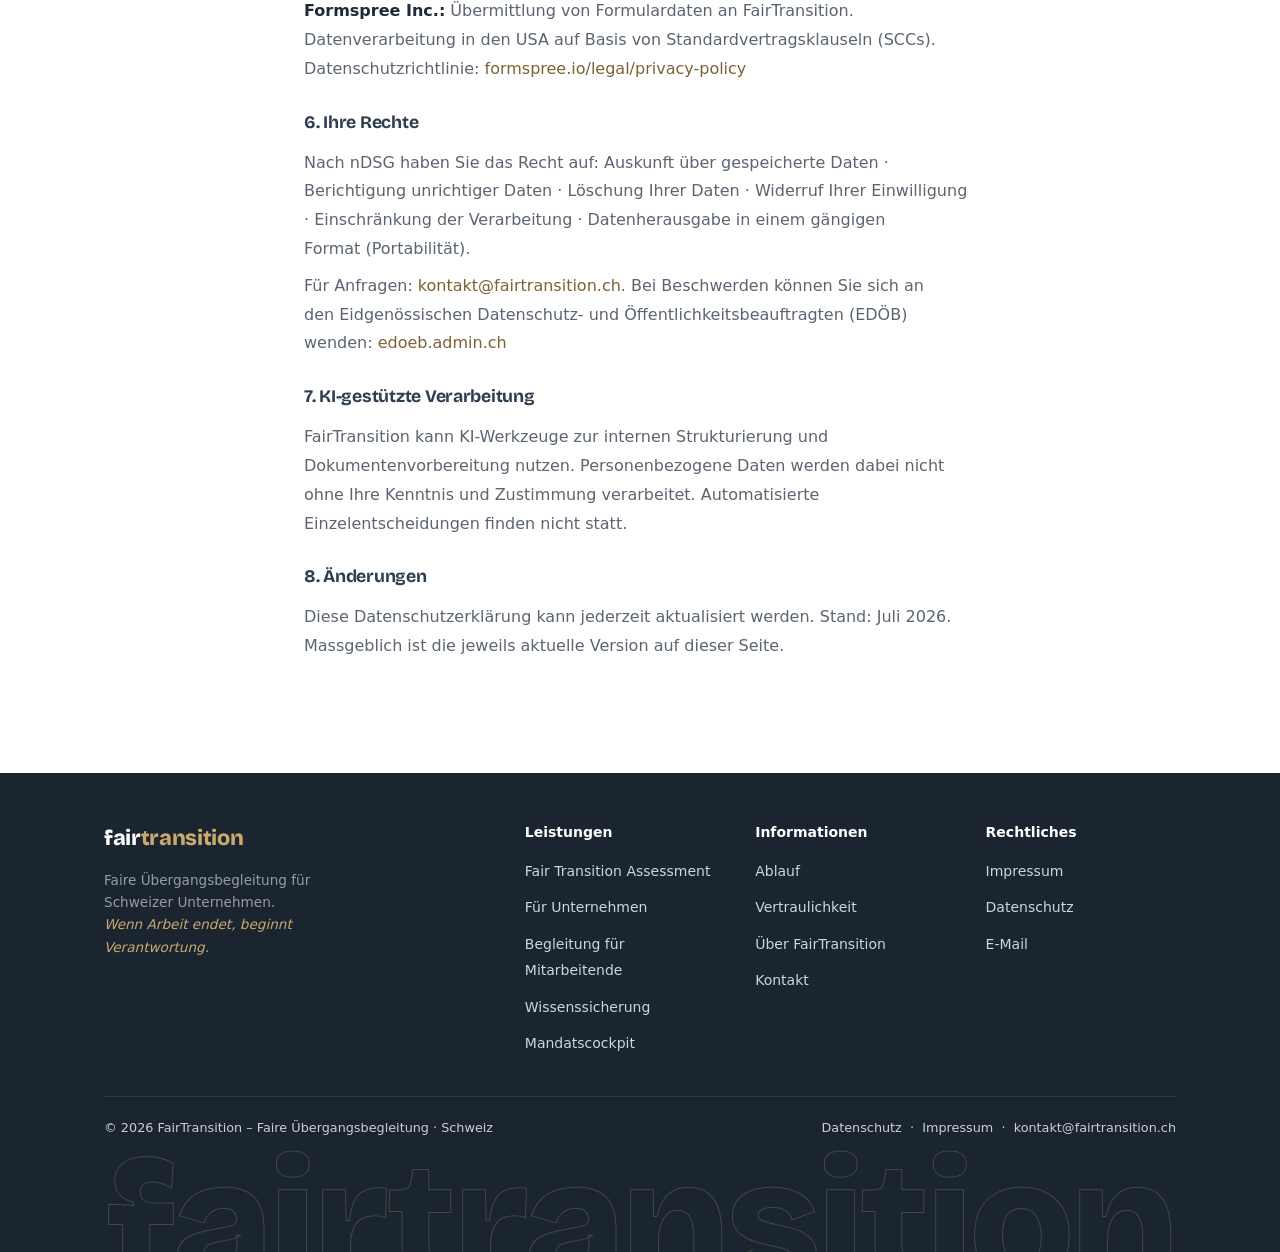
<file: datenschutz.html>
<!DOCTYPE html>
<html lang="de">
<head>
<meta charset="UTF-8">
<meta name="viewport" content="width=device-width, initial-scale=1.0">
<title>FairTransition | Datenschutzerklärung</title>
<meta name="description" content="Datenschutzerklärung von FairTransition gemäss schweizerischem Datenschutzgesetz (nDSG).">
<meta name="robots" content="noindex, nofollow">
<link rel="canonical" href="https://www.fairtransition.ch/datenschutz.html">
<meta property="og:locale" content="de_CH">
<meta property="og:image" content="https://www.fairtransition.ch/media/fairtransition/og-image.webp">
<meta property="og:image:width" content="1200">
<meta property="og:image:height" content="630">
<meta name="twitter:image" content="https://www.fairtransition.ch/media/fairtransition/og-image.webp">
<link rel="icon" type="image/svg+xml" href="favicon.svg">
<link rel="preload" href="fonts/bricolage-grotesque-latin-wght-normal.woff2" as="font" type="font/woff2" crossorigin>
<link rel="stylesheet" href="css/style.css">
<link rel="stylesheet" href="css/modern.css">

</head>
<body>
<a href="index.html#main" class="skip-link">Zum Inhalt springen</a>
<nav id="nav" aria-label="Hauptnavigation">
  <div class="container nav-inner">
    <a href="index.html" class="nav-logo">fair<span>transition</span></a>
    <ul class="nav-links" role="list">
      <li><a href="unternehmen.html">Für Unternehmen</a></li>
      <li><a href="ablauf.html">Ablauf</a></li>
      <li><a href="wissenssicherung.html">Wissenssicherung</a></li>
      <li><a href="vertraulichkeit.html">Vertraulichkeit</a></li>
      <li><a href="ueber-fairtransition.html">Über uns</a></li>
    </ul>
    <a href="assessment.html" class="btn btn-primary btn-sm nav-cta" data-track="cta_nav">Situation einordnen</a>
    <button class="nav-toggle" id="navToggle" aria-label="Menü öffnen" aria-expanded="false">
      <span></span><span></span><span></span>
    </button>
  </div>
</nav>
<main id="main">

<section class="sub-hero" aria-labelledby="ds-h1">
  <div class="container">
    <nav aria-label="Breadcrumb" class="breadcrumb">
      <a href="index.html">Startseite</a><span>›</span><span>Datenschutz</span>
    </nav>
    <h1 id="ds-h1">Datenschutzerklärung</h1>
    <p>Diese Erklärung gilt für fairtransition.ch und richtet sich nach dem revidierten Bundesgesetz über den Datenschutz der Schweiz (nDSG), in Kraft seit 1. September 2023.</p>
  </div>
</section>

<section style="background:var(--white)">
  <div class="container" style="max-width:720px;margin:0 auto">

    <div style="background:var(--cream);border-radius:var(--r);padding:16px 20px;margin-bottom:36px;font-size:.88rem;color:var(--gray);line-height:1.7">
      <strong style="color:var(--blue)">Kurzübersicht:</strong> FairTransition erhebt nur Daten, die Sie aktiv übermitteln (Kontaktformular, Assessment). Es werden keine Tracking-Cookies gesetzt, keine Drittanbieter-Analysetools eingesetzt und keine Daten ohne Ihre Zustimmung weitergegeben. Hosting in der Schweiz.
    </div>

    <h2 style="font-size:1.1rem;font-weight:700;color:var(--blue);margin-bottom:12px;margin-top:32px">1. Verantwortliche Person</h2>
    <p style="color:var(--gray);line-height:1.8;margin-bottom:24px">Artem Senik, FairTransition, Bahnhofstrasse 41a, 7302 Landquart, Schweiz. Kontakt: <a href="mailto:kontakt@fairtransition.ch">kontakt@fairtransition.ch</a></p>

    <h2 style="font-size:1.1rem;font-weight:700;color:var(--blue);margin-bottom:12px">2. Welche Daten werden verarbeitet?</h2>
    <p style="color:var(--gray);line-height:1.8;margin-bottom:8px"><strong style="color:var(--text)">Kontaktformular / Assessment:</strong> Name, E-Mail, optionale Telefonnummer, Unternehmensname, Funktion sowie von Ihnen eingegebene Beschreibungen. Diese Daten werden über Formspree (Formspree Inc., USA; SCCs anwendbar) an FairTransition übermittelt.</p>
    <p style="color:var(--gray);line-height:1.8;margin-bottom:8px"><strong style="color:var(--text)">Server-Logs:</strong> Beim Abruf der Website speichert der Hosting-Anbieter Infomaniak temporär technische Zugriffsdaten (IP-Adresse, Zeitstempel, aufgerufene URL). Diese Daten werden nicht mit anderen Daten verknüpft und dienen ausschliesslich der technischen Sicherheit.</p>
    <p style="color:var(--gray);line-height:1.8;margin-bottom:24px"><strong style="color:var(--text)">Keine Cookies, kein Tracking:</strong> Diese Website setzt keine Tracking-Cookies. Es werden keine Analyse-, Werbe- oder Social-Media-Skripte Dritter eingebunden.</p>

    <h2 style="font-size:1.1rem;font-weight:700;color:var(--blue);margin-bottom:12px">3. Rechtsgrundlage</h2>
    <p style="color:var(--gray);line-height:1.8;margin-bottom:24px">Die Verarbeitung erfolgt auf Grundlage Ihrer Einwilligung (nDSG Art. 6) sowie zur Erfüllung vertraglicher Pflichten (nDSG Art. 31). Die Einwilligung kann jederzeit widerrufen werden, ohne dass die Rechtmässigkeit der bisherigen Verarbeitung berührt wird.</p>

    <h2 style="font-size:1.1rem;font-weight:700;color:var(--blue);margin-bottom:12px">4. Speicherdauer</h2>
    <p style="color:var(--gray);line-height:1.8;margin-bottom:24px">Anfragedaten werden spätestens 12 Monate nach Abschluss der Kommunikation gelöscht. Daten aus aktiven Mandaten werden gemäss Mandatsvertrag aufbewahrt, spätestens 12 Monate nach Mandatsende gelöscht. Gesetzliche Aufbewahrungspflichten (z.B. Buchführung, OR Art. 958f) bleiben vorbehalten.</p>

    <h2 style="font-size:1.1rem;font-weight:700;color:var(--blue);margin-bottom:12px">5. Drittanbieter</h2>
    <p style="color:var(--gray);line-height:1.8;margin-bottom:8px"><strong style="color:var(--text)">Infomaniak Network AG:</strong> Hosting in der Schweiz. Datenschutzrichtlinie: <a href="https://www.infomaniak.com/de/datenschutz" target="_blank" rel="noopener noreferrer">infomaniak.com/de/datenschutz</a></p>
    <p style="color:var(--gray);line-height:1.8;margin-bottom:24px"><strong style="color:var(--text)">Formspree Inc.:</strong> Übermittlung von Formulardaten an FairTransition. Datenverarbeitung in den USA auf Basis von Standardvertragsklauseln (SCCs). Datenschutzrichtlinie: <a href="https://formspree.io/legal/privacy-policy/" target="_blank" rel="noopener noreferrer">formspree.io/legal/privacy-policy</a></p>

    <h2 style="font-size:1.1rem;font-weight:700;color:var(--blue);margin-bottom:12px">6. Ihre Rechte</h2>
    <p style="color:var(--gray);line-height:1.8;margin-bottom:8px">Nach nDSG haben Sie das Recht auf: Auskunft über gespeicherte Daten · Berichtigung unrichtiger Daten · Löschung Ihrer Daten · Widerruf Ihrer Einwilligung · Einschränkung der Verarbeitung · Datenherausgabe in einem gängigen Format (Portabilität).</p>
    <p style="color:var(--gray);line-height:1.8;margin-bottom:24px">Für Anfragen: <a href="mailto:kontakt@fairtransition.ch">kontakt@fairtransition.ch</a>. Bei Beschwerden können Sie sich an den Eidgenössischen Datenschutz- und Öffentlichkeitsbeauftragten (EDÖB) wenden: <a href="https://www.edoeb.admin.ch" target="_blank" rel="noopener noreferrer">edoeb.admin.ch</a></p>

    <h2 style="font-size:1.1rem;font-weight:700;color:var(--blue);margin-bottom:12px">7. KI-gestützte Verarbeitung</h2>
    <p style="color:var(--gray);line-height:1.8;margin-bottom:24px">FairTransition kann KI-Werkzeuge zur internen Strukturierung und Dokumentenvorbereitung nutzen. Personenbezogene Daten werden dabei nicht ohne Ihre Kenntnis und Zustimmung verarbeitet. Automatisierte Einzelentscheidungen finden nicht statt.</p>

    <h2 style="font-size:1.1rem;font-weight:700;color:var(--blue);margin-bottom:12px">8. Änderungen</h2>
    <p style="color:var(--gray);line-height:1.8;margin-bottom:36px">Diese Datenschutzerklärung kann jederzeit aktualisiert werden. Stand: Juli 2026. Massgeblich ist die jeweils aktuelle Version auf dieser Seite.</p>

  </div>
</section>

</main>
<footer>
  <div class="container">
    <div class="footer-inner">
      <div class="footer-brand">
        <div class="logo">fair<span>transition</span></div>
        <p>Faire Übergangsbegleitung für Schweizer Unternehmen.<br><em>Wenn Arbeit endet, beginnt Verantwortung.</em></p>
      </div>
      <div class="footer-col">
        <h4>Leistungen</h4>
        <ul>
          <li><a href="assessment.html">Fair Transition Assessment</a></li>
          <li><a href="unternehmen.html">Für Unternehmen</a></li>
          <li><a href="mitarbeitende.html">Begleitung für Mitarbeitende</a></li>
          <li><a href="wissenssicherung.html">Wissenssicherung</a></li>
          <li><a href="mandatscockpit.html">Mandatscockpit</a></li>
        </ul>
      </div>
      <div class="footer-col">
        <h4>Informationen</h4>
        <ul>
          <li><a href="ablauf.html">Ablauf</a></li>
          <li><a href="vertraulichkeit.html">Vertraulichkeit</a></li>
          <li><a href="ueber-fairtransition.html">Über FairTransition</a></li>
          <li><a href="kontakt.html">Kontakt</a></li>
        </ul>
      </div>
      <div class="footer-col">
        <h4>Rechtliches</h4>
        <ul>
          <li><a href="impressum.html">Impressum</a></li>
          <li><a href="datenschutz.html">Datenschutz</a></li>
          <li><a href="mailto:kontakt@fairtransition.ch">E-Mail</a></li>
        </ul>
      </div>
    </div>
    <div class="footer-bottom">
      <span>© 2026 FairTransition – Faire Übergangsbegleitung · Schweiz</span>
      <span>
        <a href="datenschutz.html">Datenschutz</a> &nbsp;·&nbsp;
        <a href="impressum.html">Impressum</a> &nbsp;·&nbsp;
        <a href="mailto:kontakt@fairtransition.ch">kontakt@fairtransition.ch</a>
      </span>
    </div>
  </div>
</footer>
<script src="js/main.js"></script>
</body>
</html>
</file>
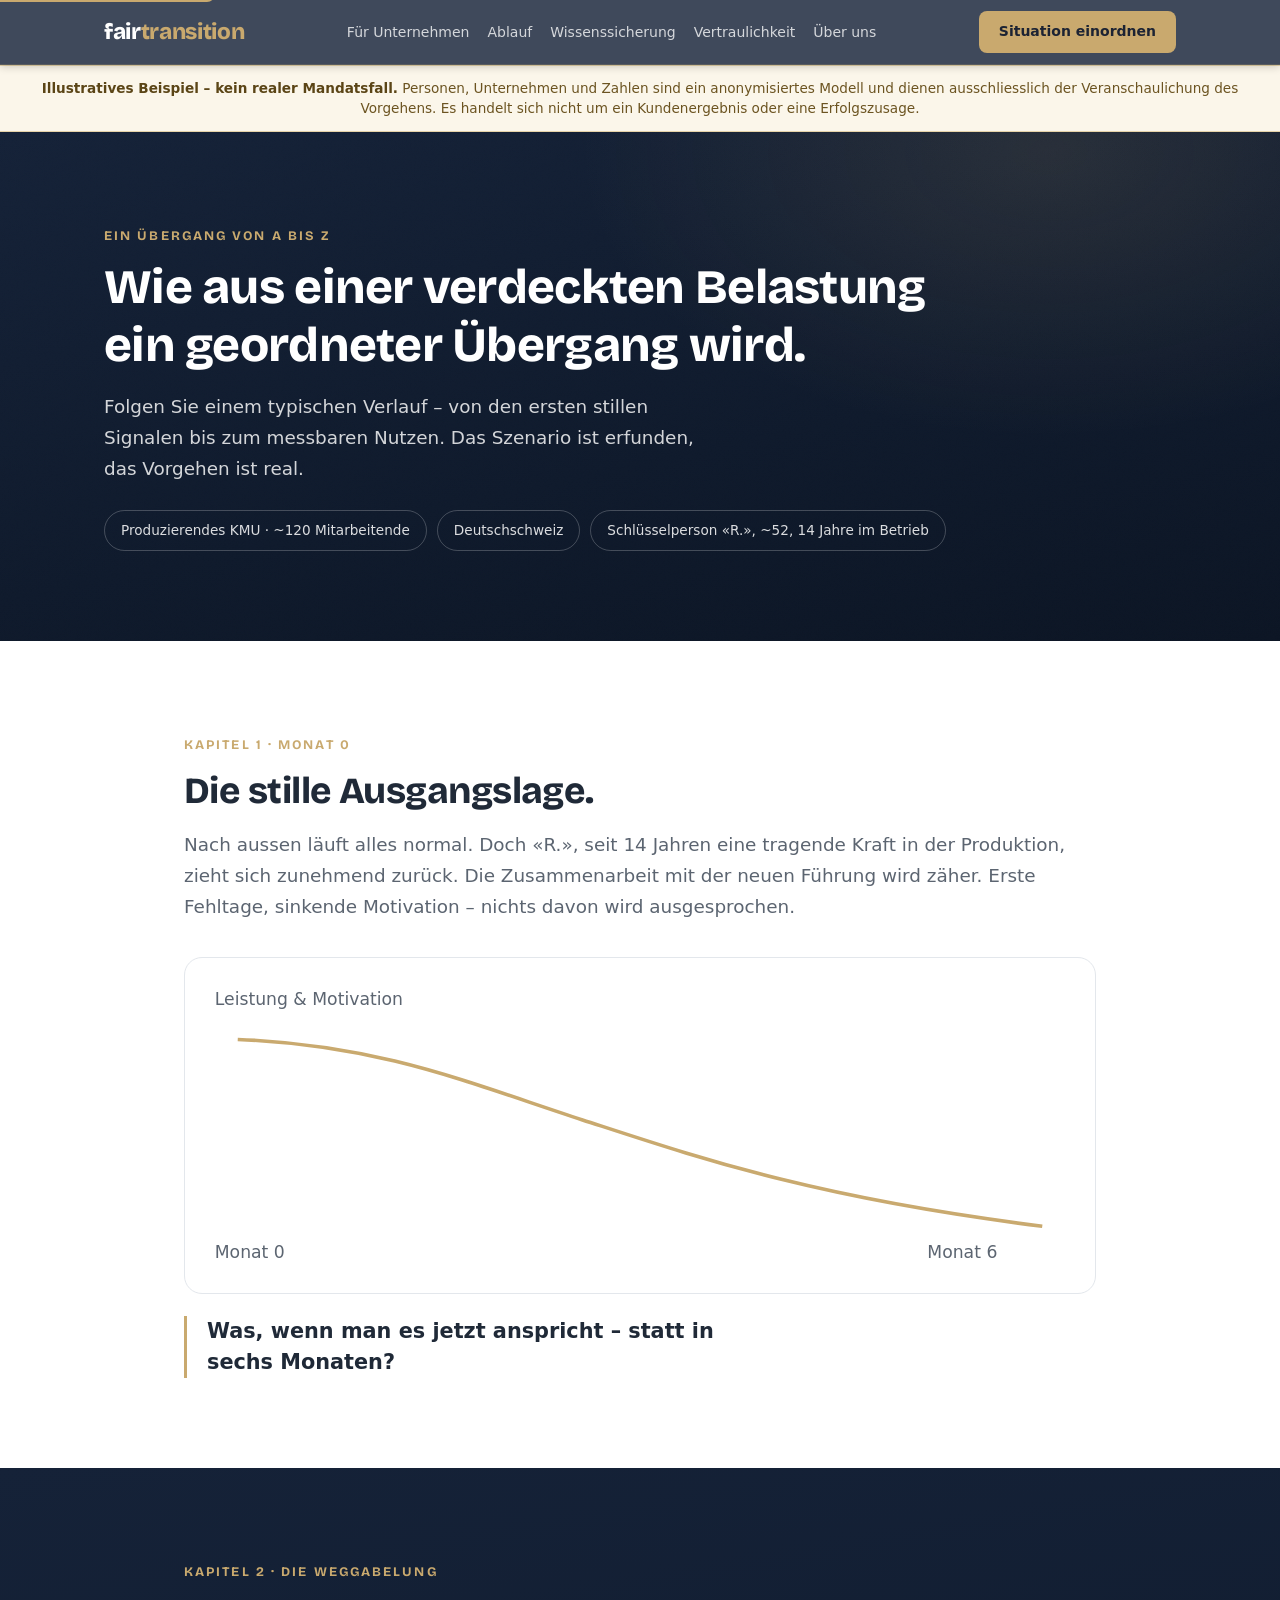
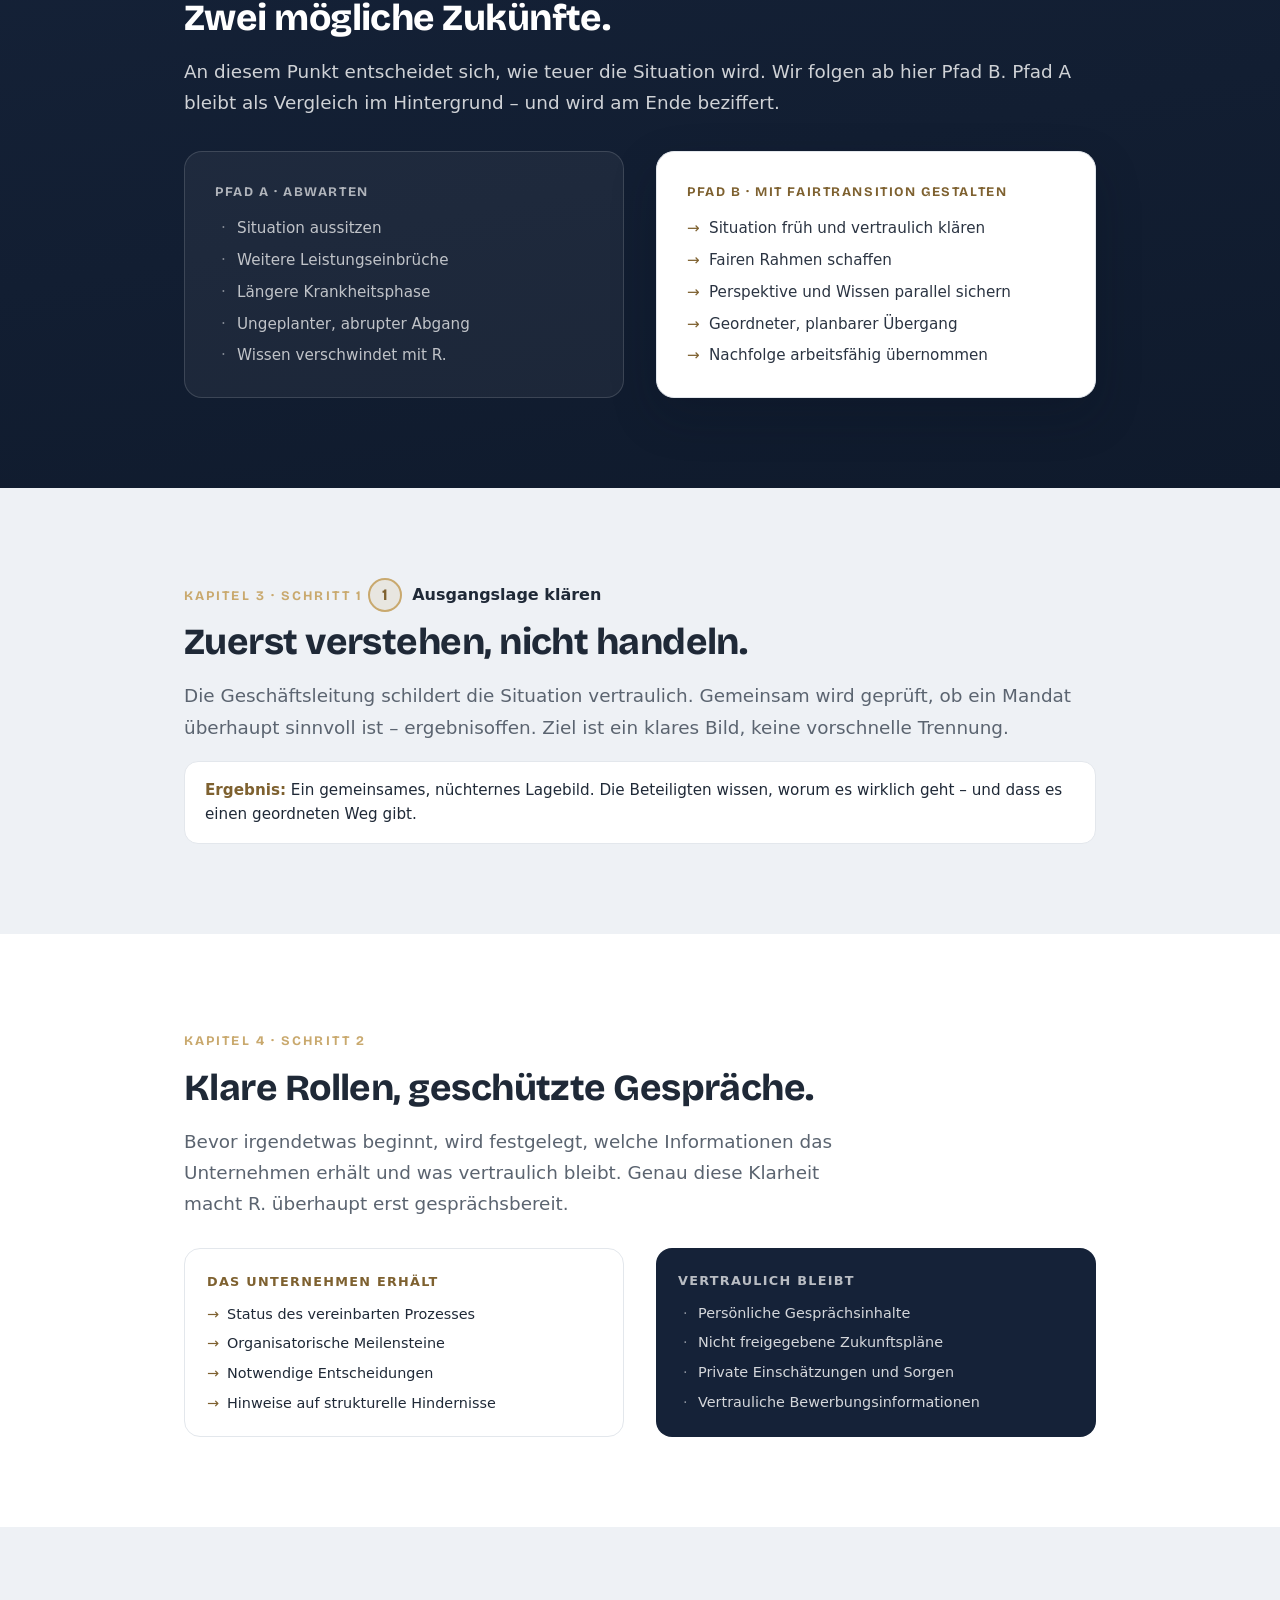
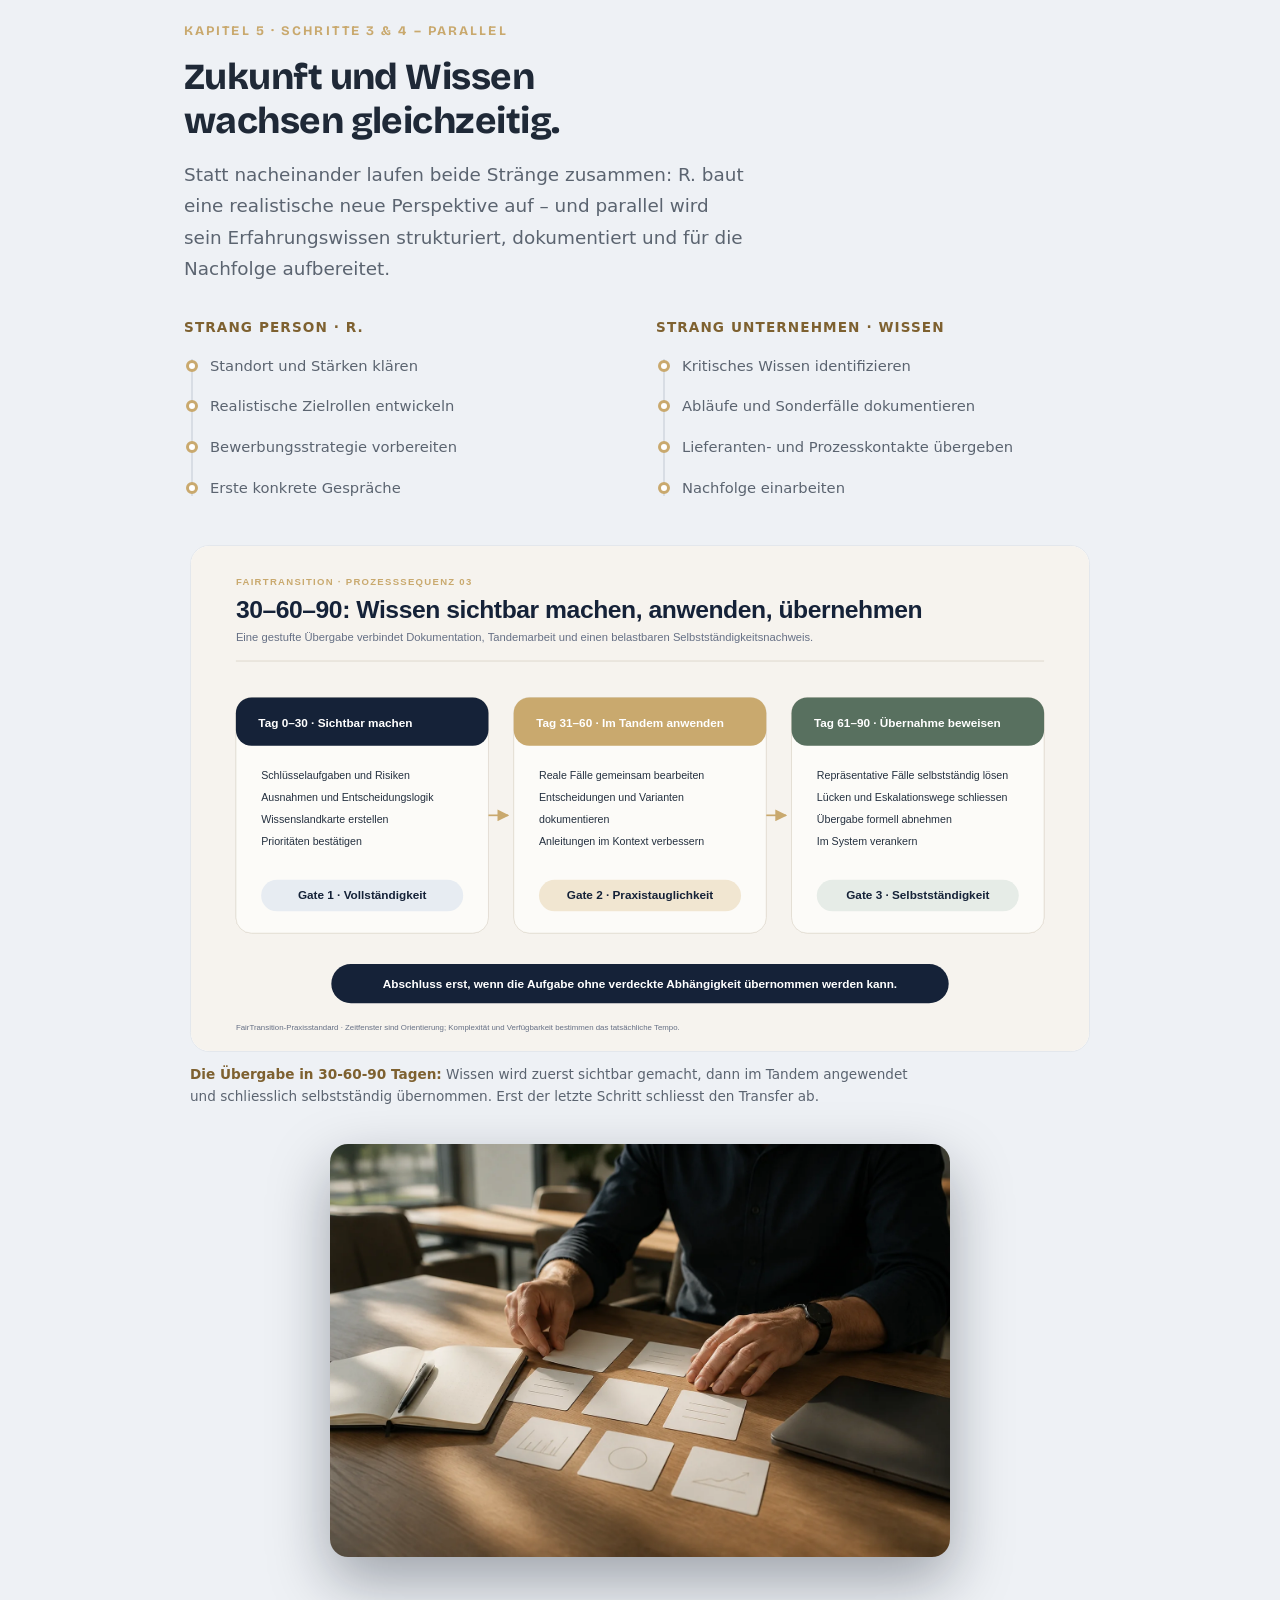
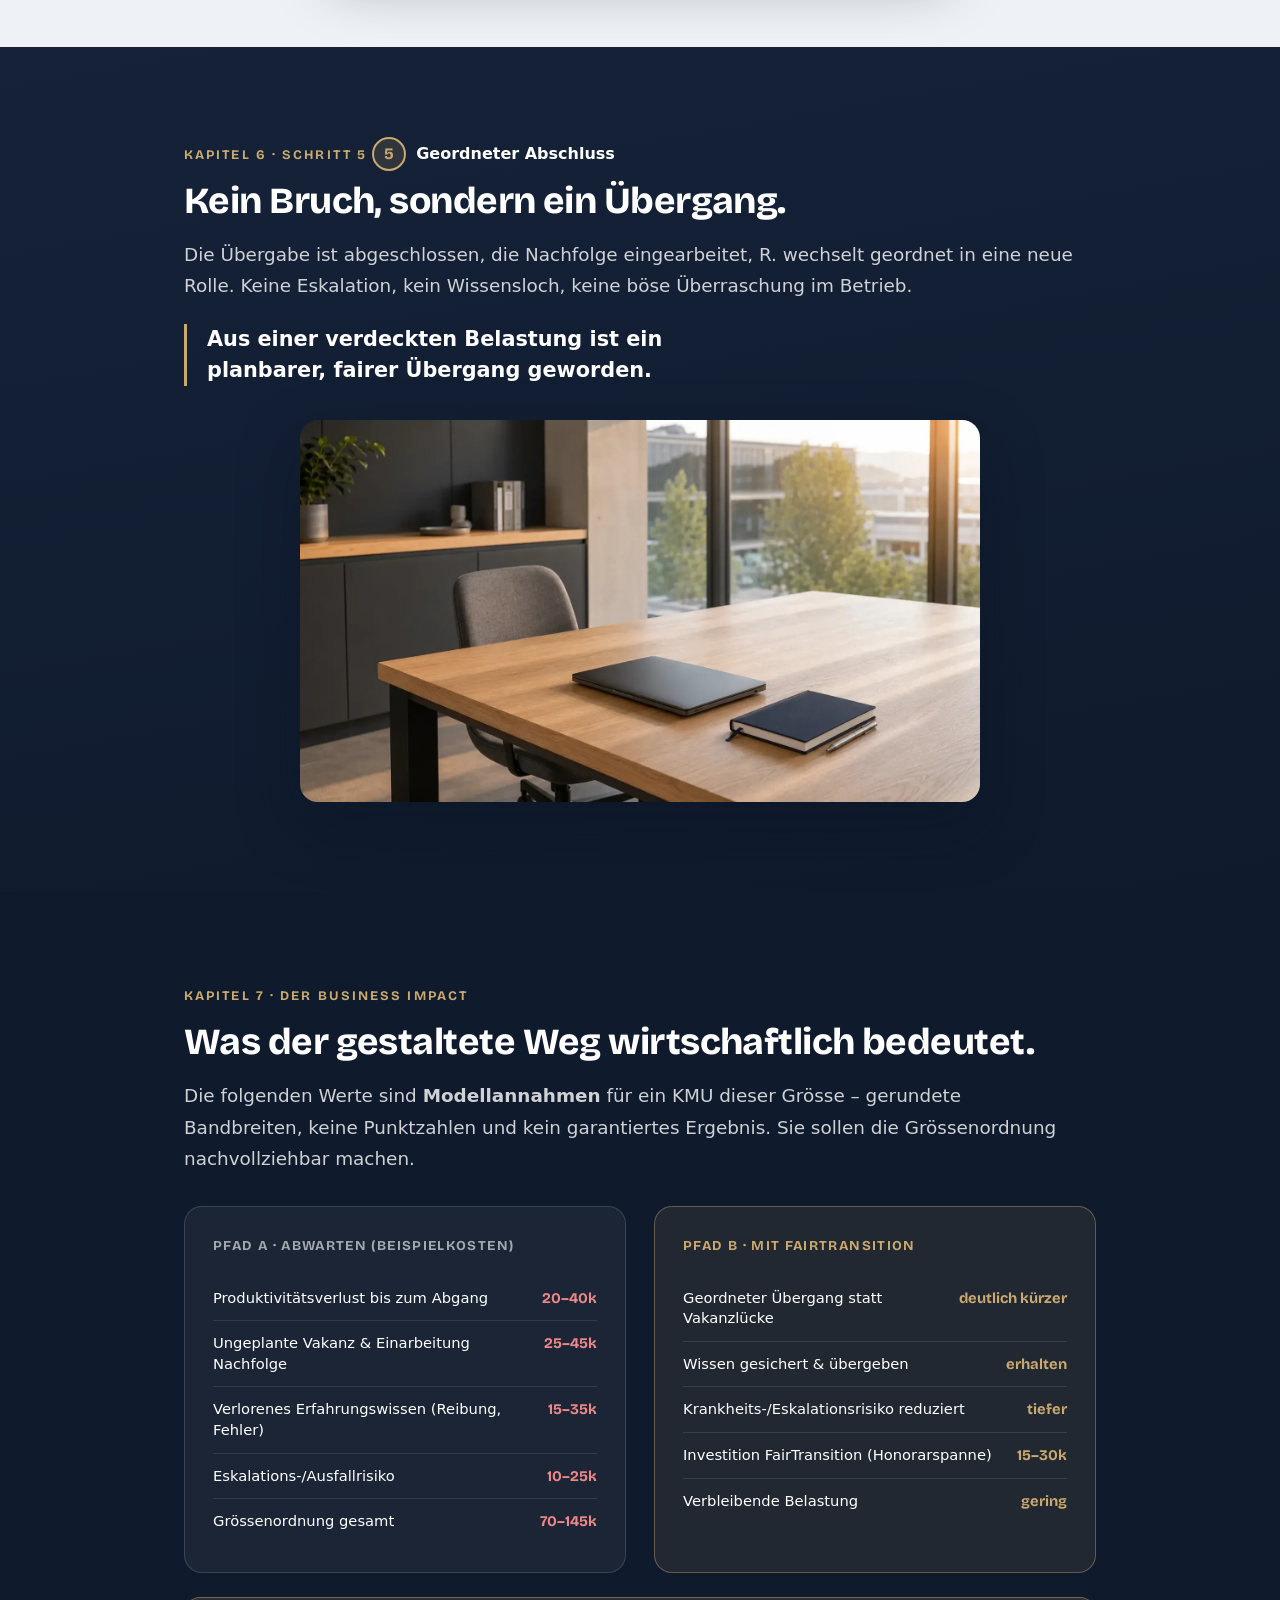
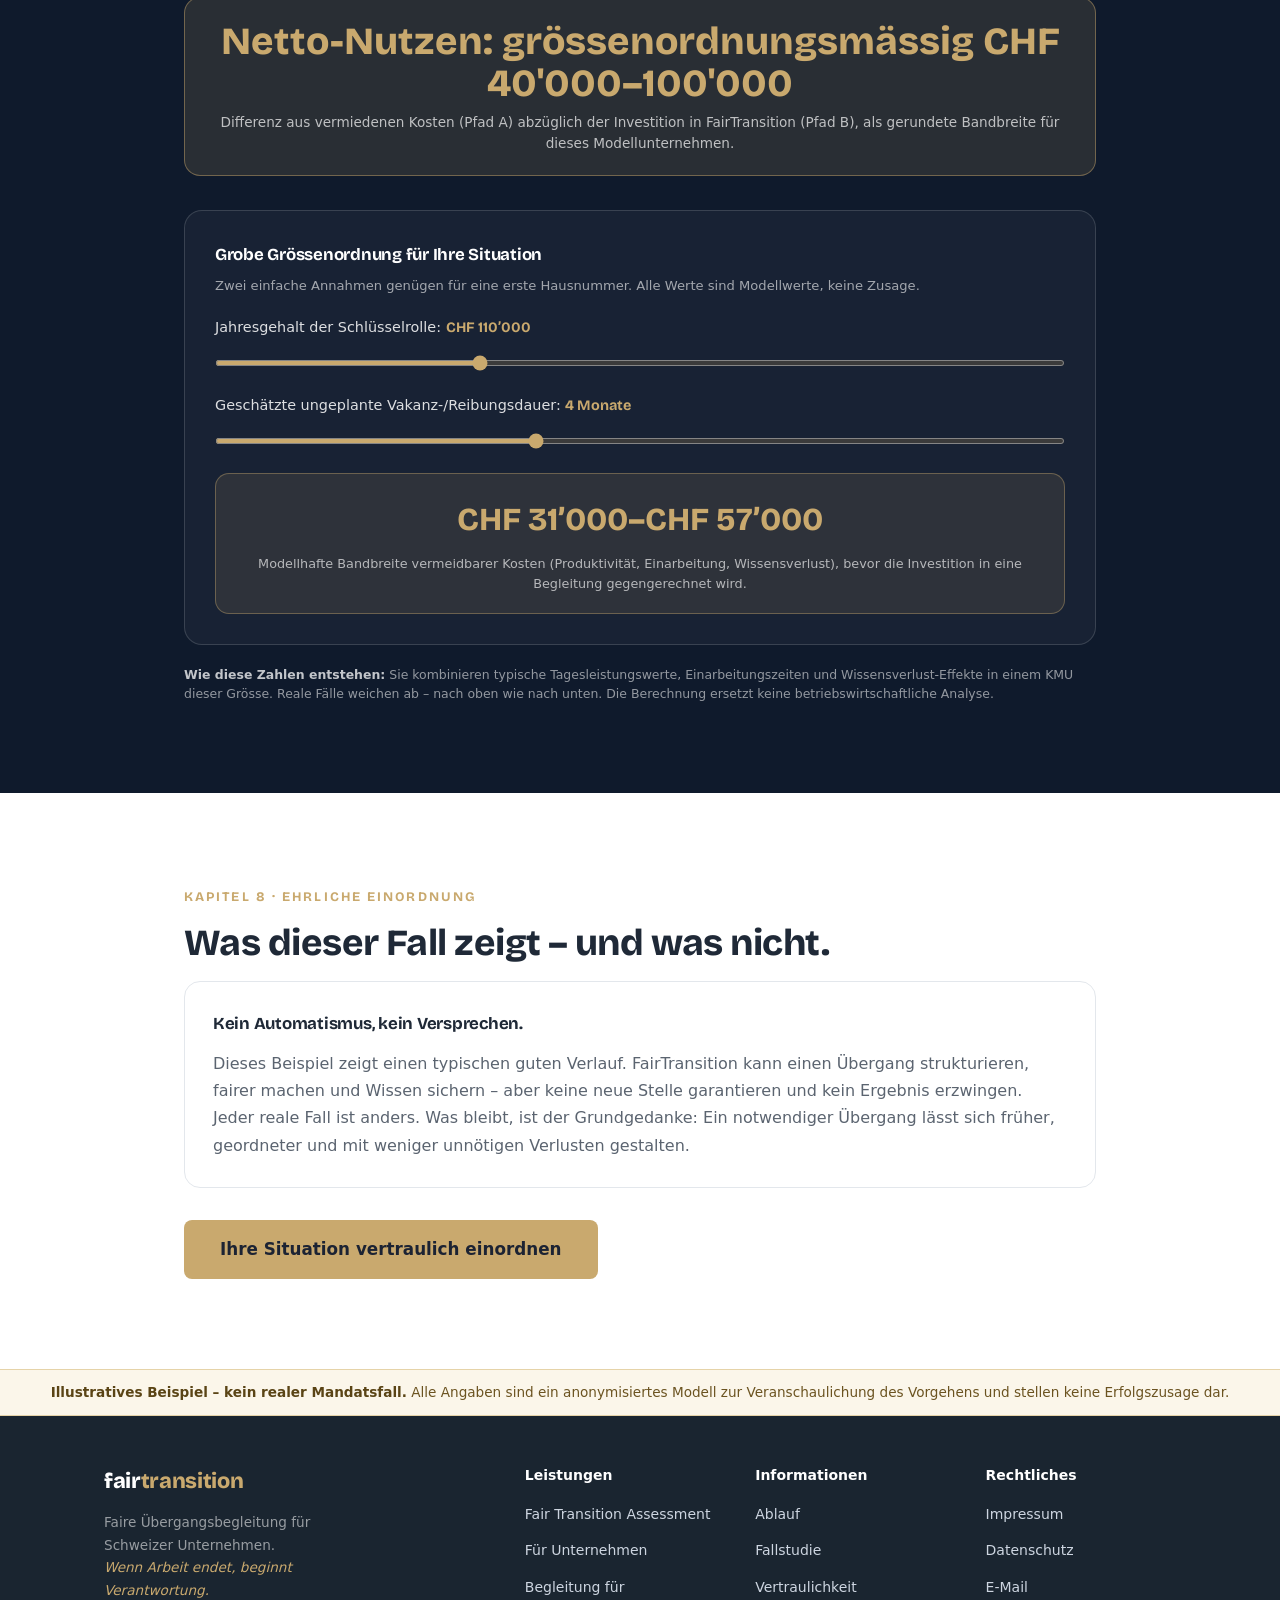
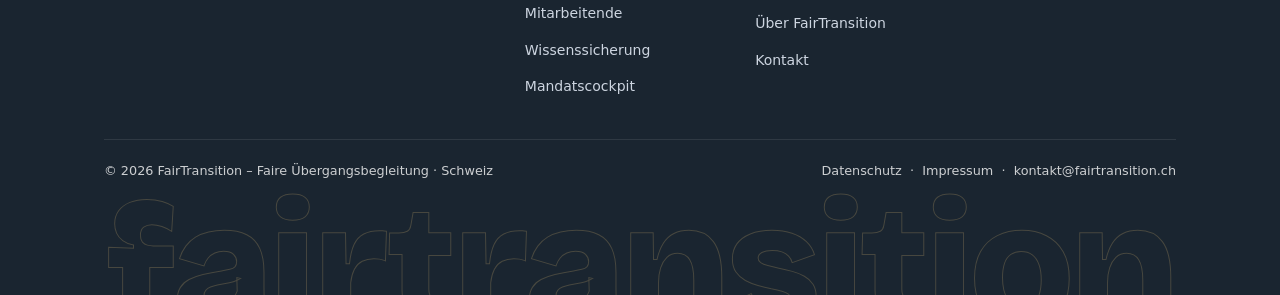
<file: fallstudie.html>
<!DOCTYPE html>
<html lang="de">
<head>
<meta charset="UTF-8">
<meta name="viewport" content="width=device-width, initial-scale=1.0">
<title>FairTransition | Ein Übergang von A bis Z – illustrative Fallstudie</title>
<meta name="description" content="Ein anonymisiertes Beispielszenario zeigt Schritt für Schritt, wie FairTransition einen schwierigen personellen Übergang begleitet – und welchen wirtschaftlichen Nutzen ein Schweizer KMU daraus ziehen kann. Illustratives Modell, kein realer Mandatsfall.">
<meta name="robots" content="index, follow">
<link rel="canonical" href="https://www.fairtransition.ch/fallstudie.html">
<meta property="og:type" content="article">
<meta property="og:url" content="https://www.fairtransition.ch/fallstudie.html">
<meta property="og:title" content="Ein Übergang von A bis Z – illustrative Fallstudie">
<meta property="og:description" content="Anonymisiertes Beispielszenario: der FairTransition-Prozess und sein Business Impact, Schritt für Schritt nachvollziehbar. Illustratives Modell, kein realer Fall.">
<meta property="og:locale" content="de_CH">
<meta property="og:image" content="https://www.fairtransition.ch/media/fairtransition/og-image.webp">
<meta property="og:image:width" content="1200">
<meta property="og:image:height" content="630">
<meta name="twitter:image" content="https://www.fairtransition.ch/media/fairtransition/og-image.webp">
<link rel="icon" type="image/svg+xml" href="favicon.svg">
<link rel="preload" href="fonts/bricolage-grotesque-latin-wght-normal.woff2" as="font" type="font/woff2" crossorigin>
<link rel="stylesheet" href="css/style.css">
<link rel="stylesheet" href="css/modern.css">
<link rel="stylesheet" href="css/journey.css">
<link rel="stylesheet" href="css/fallstudie.css">
</head>
<body>

<a href="#main" class="skip-link">Zum Inhalt springen</a>

<nav id="nav" aria-label="Hauptnavigation">
  <div class="container nav-inner">
    <a href="index.html" class="nav-logo">fair<span>transition</span></a>
    <ul class="nav-links" role="list">
      <li><a href="unternehmen.html">Für Unternehmen</a></li>
      <li><a href="ablauf.html">Ablauf</a></li>
      <li><a href="wissenssicherung.html">Wissenssicherung</a></li>
      <li><a href="vertraulichkeit.html">Vertraulichkeit</a></li>
      <li><a href="ueber-fairtransition.html">Über uns</a></li>
    </ul>
    <a href="assessment.html" class="btn btn-primary btn-sm nav-cta" data-track="cta_nav">Situation einordnen</a>
    <button class="nav-toggle" id="navToggle" aria-label="Menü öffnen" aria-expanded="false">
      <span></span><span></span><span></span>
    </button>
  </div>
</nav>

<p class="fc-note" role="note">
  <strong>Illustratives Beispiel – kein realer Mandatsfall.</strong>
  Personen, Unternehmen und Zahlen sind ein anonymisiertes Modell und dienen ausschliesslich der Veranschaulichung des Vorgehens. Es handelt sich nicht um ein Kundenergebnis oder eine Erfolgszusage.
</p>

<main id="main">

<!-- ══ HERO ══════════════════════════════════════════════════ -->
<section class="fc-hero" aria-labelledby="fc-h1">
  <div class="container">
    <span class="fc-num">Ein Übergang von A bis Z</span>
    <h1 id="fc-h1" class="fc-h">Wie aus einer verdeckten Belastung ein geordneter Übergang wird.</h1>
    <p class="fc-lead">Folgen Sie einem typischen Verlauf – von den ersten stillen Signalen bis zum messbaren Nutzen. Das Szenario ist erfunden, das Vorgehen ist real.</p>
    <div class="fc-persona" aria-label="Eckdaten des Modellfalls">
      <span>Produzierendes KMU · ~120 Mitarbeitende</span>
      <span>Deutschschweiz</span>
      <span>Schlüsselperson «R.», ~52, 14 Jahre im Betrieb</span>
    </div>
  </div>
</section>

<!-- ══ KAPITEL 1 ═════════════════════════════════════════════ -->
<section class="fc-chapter fc-light" aria-labelledby="fc-h2-1">
  <div class="container fc-narrow">
    <span class="fc-num">Kapitel 1 · Monat 0</span>
    <h2 id="fc-h2-1" class="fc-h fc-reveal">Die stille Ausgangslage.</h2>
    <p class="fc-lead fc-reveal">Nach aussen läuft alles normal. Doch «R.», seit 14 Jahren eine tragende Kraft in der Produktion, zieht sich zunehmend zurück. Die Zusammenarbeit mit der neuen Führung wird zäher. Erste Fehltage, sinkende Motivation – nichts davon wird ausgesprochen.</p>
    <div class="fc-signal fc-reveal" role="img" aria-label="Modellhafte Kurve: Motivation und Leistung von R. sinken über sechs Monate langsam ab, während Fehltage zunehmen.">
      <svg viewBox="0 0 600 200" preserveAspectRatio="xMidYMid meet">
        <text x="4" y="16" class="lbl">Leistung &amp; Motivation</text>
        <text x="500" y="192" class="lbl">Monat 6</text>
        <text x="4" y="192" class="lbl">Monat 0</text>
        <path class="line" style="--l:640" d="M20 40 C 120 44, 180 70, 260 96 S 420 150, 580 170"/>
      </svg>
    </div>
    <p class="fc-q fc-reveal">Was, wenn man es jetzt anspricht – statt in sechs Monaten?</p>
  </div>
</section>

<!-- ══ KAPITEL 2 ═════════════════════════════════════════════ -->
<section class="fc-chapter fc-dark" aria-labelledby="fc-h2-2">
  <div class="container">
    <span class="fc-num">Kapitel 2 · Die Weggabelung</span>
    <h2 id="fc-h2-2" class="fc-h fc-reveal">Zwei mögliche Zukünfte.</h2>
    <p class="fc-lead fc-reveal">An diesem Punkt entscheidet sich, wie teuer die Situation wird. Wir folgen ab hier Pfad B. Pfad A bleibt als Vergleich im Hintergrund – und wird am Ende beziffert.</p>
    <div class="fc-fork">
      <div class="fc-path fc-path-a fc-reveal">
        <h3>Pfad A · Abwarten</h3>
        <ol>
          <li>Situation aussitzen</li>
          <li>Weitere Leistungseinbrüche</li>
          <li>Längere Krankheitsphase</li>
          <li>Ungeplanter, abrupter Abgang</li>
          <li>Wissen verschwindet mit R.</li>
        </ol>
      </div>
      <div class="fc-path fc-path-b fc-reveal">
        <h3>Pfad B · Mit FairTransition gestalten</h3>
        <ol>
          <li>Situation früh und vertraulich klären</li>
          <li>Fairen Rahmen schaffen</li>
          <li>Perspektive und Wissen parallel sichern</li>
          <li>Geordneter, planbarer Übergang</li>
          <li>Nachfolge arbeitsfähig übernommen</li>
        </ol>
      </div>
    </div>
  </div>
</section>

<!-- ══ KAPITEL 3 ═════════════════════════════════════════════ -->
<section class="fc-chapter fc-dim" aria-labelledby="fc-h2-3">
  <div class="container fc-narrow">
    <span class="fc-num">Kapitel 3 · Schritt 1</span>
    <div class="fc-step-badge fc-reveal"><span class="n">1</span><strong>Ausgangslage klären</strong></div>
    <h2 id="fc-h2-3" class="fc-h fc-reveal">Zuerst verstehen, nicht handeln.</h2>
    <p class="fc-lead fc-reveal">Die Geschäftsleitung schildert die Situation vertraulich. Gemeinsam wird geprüft, ob ein Mandat überhaupt sinnvoll ist – ergebnisoffen. Ziel ist ein klares Bild, keine vorschnelle Trennung.</p>
    <div class="fc-result fc-reveal"><strong>Ergebnis:</strong> Ein gemeinsames, nüchternes Lagebild. Die Beteiligten wissen, worum es wirklich geht – und dass es einen geordneten Weg gibt.</div>
  </div>
</section>

<!-- ══ KAPITEL 4 ═════════════════════════════════════════════ -->
<section class="fc-chapter fc-light" aria-labelledby="fc-h2-4">
  <div class="container">
    <div class="fc-narrow">
      <span class="fc-num">Kapitel 4 · Schritt 2</span>
      <div class="fc-step-badge fc-reveal"><span class="n">2</span><strong>Fairen Rahmen schaffen</strong></div>
      <h2 id="fc-h2-4" class="fc-h fc-reveal">Klare Rollen, geschützte Gespräche.</h2>
      <p class="fc-lead fc-reveal">Bevor irgendetwas beginnt, wird festgelegt, welche Informationen das Unternehmen erhält und was vertraulich bleibt. Genau diese Klarheit macht R. überhaupt erst gesprächsbereit.</p>
    </div>
    <div class="fc-conf">
      <div class="fc-conf-col fc-conf-open fc-reveal">
        <h4>Das Unternehmen erhält</h4>
        <ul>
          <li>Status des vereinbarten Prozesses</li>
          <li>Organisatorische Meilensteine</li>
          <li>Notwendige Entscheidungen</li>
          <li>Hinweise auf strukturelle Hindernisse</li>
        </ul>
      </div>
      <div class="fc-conf-col fc-conf-closed fc-reveal">
        <h4>Vertraulich bleibt</h4>
        <ul>
          <li>Persönliche Gesprächsinhalte</li>
          <li>Nicht freigegebene Zukunftspläne</li>
          <li>Private Einschätzungen und Sorgen</li>
          <li>Vertrauliche Bewerbungsinformationen</li>
        </ul>
      </div>
    </div>
  </div>
</section>

<!-- ══ KAPITEL 5 ═════════════════════════════════════════════ -->
<section class="fc-chapter fc-dim" aria-labelledby="fc-h2-5">
  <div class="container">
    <div class="fc-narrow">
      <span class="fc-num">Kapitel 5 · Schritte 3 &amp; 4 – parallel</span>
      <h2 id="fc-h2-5" class="fc-h fc-reveal">Zukunft und Wissen wachsen gleichzeitig.</h2>
      <p class="fc-lead fc-reveal">Statt nacheinander laufen beide Stränge zusammen: R. baut eine realistische neue Perspektive auf – und parallel wird sein Erfahrungswissen strukturiert, dokumentiert und für die Nachfolge aufbereitet.</p>
    </div>
    <div class="fc-dual">
      <div class="fc-track fc-reveal">
        <h4>Strang Person · R.</h4>
        <ol>
          <li>Standort und Stärken klären</li>
          <li>Realistische Zielrollen entwickeln</li>
          <li>Bewerbungsstrategie vorbereiten</li>
          <li>Erste konkrete Gespräche</li>
        </ol>
      </div>
      <div class="fc-track fc-reveal">
        <h4>Strang Unternehmen · Wissen</h4>
        <ol>
          <li>Kritisches Wissen identifizieren</li>
          <li>Abläufe und Sonderfälle dokumentieren</li>
          <li>Lieferanten- und Prozesskontakte übergeben</li>
          <li>Nachfolge einarbeiten</li>
        </ol>
      </div>
    </div>
    
    <figure class="process-visual">
      <img src="media/prozessgrafiken/09-sequenz-30-60-90-uebergabe.svg" width="1600" height="900"
           loading="lazy" decoding="async" alt="30-60-90-Tage-Sequenz zur Sichtbarmachung, Anwendung und selbstständigen Übernahme von Wissen.">
      <figcaption><b>Die Übergabe in 30-60-90 Tagen:</b> Wissen wird zuerst sichtbar gemacht, dann im Tandem angewendet und schliesslich selbstständig übernommen. Erst der letzte Schritt schliesst den Transfer ab.</figcaption>
    </figure>

    <figure class="jr-media jr-ratio-32 fc-reveal" style="max-width:620px;margin:36px auto 0;border-radius:18px;overflow:hidden">
      <img src="media/fairtransition/05-knowledge-transfer.webp" alt="Strukturiertes Ordnen von Erfahrungswissen an einem Tisch – Aufbereitung für die Nachfolge" loading="lazy" decoding="async" style="display:block;width:100%">
    </figure>
  </div>
</section>

<!-- ══ KAPITEL 6 ═════════════════════════════════════════════ -->
<section class="fc-chapter fc-dark" aria-labelledby="fc-h2-6">
  <div class="container fc-narrow">
    <span class="fc-num">Kapitel 6 · Schritt 5</span>
    <div class="fc-step-badge fc-reveal"><span class="n">5</span><strong>Geordneter Abschluss</strong></div>
    <h2 id="fc-h2-6" class="fc-h fc-reveal">Kein Bruch, sondern ein Übergang.</h2>
    <p class="fc-lead fc-reveal">Die Übergabe ist abgeschlossen, die Nachfolge eingearbeitet, R. wechselt geordnet in eine neue Rolle. Keine Eskalation, kein Wissensloch, keine böse Überraschung im Betrieb.</p>
    <p class="fc-q fc-reveal">Aus einer verdeckten Belastung ist ein planbarer, fairer Übergang geworden.</p>
    <figure class="jr-media jr-ratio-169 fc-reveal" style="max-width:680px;margin:34px auto 0;border-radius:18px;overflow:hidden">
      <img src="media/fairtransition/16-geordneter-abschluss.webp" alt="Aufgeräumter Arbeitsplatz im warmen Abendlicht – die Übergabe ist sauber abgeschlossen" loading="lazy" decoding="async" style="display:block;width:100%">
    </figure>
  </div>
</section>

<!-- ══ KAPITEL 7 · BUSINESS IMPACT ═══════════════════════════ -->
<section class="fc-chapter fc-impact" aria-labelledby="fc-h2-7">
  <div class="container">
    <span class="fc-num">Kapitel 7 · Der Business Impact</span>
    <h2 id="fc-h2-7" class="fc-h fc-reveal">Was der gestaltete Weg wirtschaftlich bedeutet.</h2>
    <p class="fc-lead fc-reveal">Die folgenden Werte sind <strong>Modellannahmen</strong> für ein KMU dieser Grösse – gerundete Bandbreiten, keine Punktzahlen und kein garantiertes Ergebnis. Sie sollen die Grössenordnung nachvollziehbar machen.</p>

    <div class="fc-compare">
      <div class="fc-card fc-card-a fc-reveal">
        <h3>Pfad A · Abwarten (Beispielkosten)</h3>
        <div class="fc-row"><span>Produktivitätsverlust bis zum Abgang</span><span class="v">20–40k</span></div>
        <div class="fc-row"><span>Ungeplante Vakanz &amp; Einarbeitung Nachfolge</span><span class="v">25–45k</span></div>
        <div class="fc-row"><span>Verlorenes Erfahrungswissen (Reibung, Fehler)</span><span class="v">15–35k</span></div>
        <div class="fc-row"><span>Eskalations-/Ausfallrisiko</span><span class="v">10–25k</span></div>
        <div class="fc-row"><span>Grössenordnung gesamt</span><span class="v">70–145k</span></div>
      </div>
      <div class="fc-card fc-card-b fc-reveal">
        <h3>Pfad B · Mit FairTransition</h3>
        <div class="fc-row"><span>Geordneter Übergang statt Vakanzlücke</span><span class="v">deutlich kürzer</span></div>
        <div class="fc-row"><span>Wissen gesichert &amp; übergeben</span><span class="v">erhalten</span></div>
        <div class="fc-row"><span>Krankheits-/Eskalationsrisiko reduziert</span><span class="v">tiefer</span></div>
        <div class="fc-row"><span>Investition FairTransition (Honorarspanne)</span><span class="v">15–30k</span></div>
        <div class="fc-row"><span>Verbleibende Belastung</span><span class="v">gering</span></div>
      </div>
    </div>

    <div class="fc-net fc-reveal">
      <div class="big">Netto-Nutzen: grössenordnungsmässig CHF 40'000–100'000</div>
      <small>Differenz aus vermiedenen Kosten (Pfad A) abzüglich der Investition in FairTransition (Pfad B), als gerundete Bandbreite für dieses Modellunternehmen.</small>
    </div>

    <!-- Interaktive Mini-Rechnung -->
    <div class="fc-calc fc-reveal">
      <h3>Grobe Grössenordnung für Ihre Situation</h3>
      <p class="hint">Zwei einfache Annahmen genügen für eine erste Hausnummer. Alle Werte sind Modellwerte, keine Zusage.</p>
      <div class="fc-field">
        <label for="fc-gehalt">Jahresgehalt der Schlüsselrolle: <span class="val" id="fc-gehalt-v">CHF 110'000</span></label>
        <input type="range" id="fc-gehalt" min="70000" max="200000" step="5000" value="110000">
      </div>
      <div class="fc-field">
        <label for="fc-vakanz">Geschätzte ungeplante Vakanz-/Reibungsdauer: <span class="val" id="fc-vakanz-v">4 Monate</span></label>
        <input type="range" id="fc-vakanz" min="1" max="9" step="1" value="4">
      </div>
      <div class="fc-calc-out" aria-live="polite">
        <div class="res" id="fc-res">CHF 37'000–73'000</div>
        <small>Modellhafte Bandbreite vermeidbarer Kosten (Produktivität, Einarbeitung, Wissensverlust), bevor die Investition in eine Begleitung gegengerechnet wird. <noscript>Aktivieren Sie JavaScript für die interaktive Berechnung – der oben genannte Beispielwert bleibt gültig.</noscript></small>
      </div>
    </div>

    <p class="fc-foot fc-reveal"><strong>Wie diese Zahlen entstehen:</strong> Sie kombinieren typische Tagesleistungswerte, Einarbeitungszeiten und Wissensverlust-Effekte in einem KMU dieser Grösse. Reale Fälle weichen ab – nach oben wie nach unten. Die Berechnung ersetzt keine betriebswirtschaftliche Analyse.</p>
  </div>
</section>

<!-- ══ KAPITEL 8 · EINORDNUNG + CTA ══════════════════════════ -->
<section class="fc-chapter fc-light" aria-labelledby="fc-h2-8">
  <div class="container fc-narrow">
    <span class="fc-num">Kapitel 8 · Ehrliche Einordnung</span>
    <h2 id="fc-h2-8" class="fc-h fc-reveal">Was dieser Fall zeigt – und was nicht.</h2>
    <div class="fc-real fc-reveal">
      <h3>Kein Automatismus, kein Versprechen.</h3>
      <p>Dieses Beispiel zeigt einen typischen guten Verlauf. FairTransition kann einen Übergang strukturieren, fairer machen und Wissen sichern – aber keine neue Stelle garantieren und kein Ergebnis erzwingen. Jeder reale Fall ist anders. Was bleibt, ist der Grundgedanke: Ein notwendiger Übergang lässt sich früher, geordneter und mit weniger unnötigen Verlusten gestalten.</p>
    </div>
    <div class="fc-ctas fc-reveal">
      <a href="assessment.html" class="btn btn-primary btn-lg" data-track="cta_fc_assess">Ihre Situation vertraulich einordnen</a>
      <a href="ablauf.html" class="btn btn-outline" data-track="cta_fc_ablauf">So läuft ein Mandat ab</a>
    </div>
  </div>
</section>

<p class="fc-note fc-note-bottom" role="note">
  <strong>Illustratives Beispiel – kein realer Mandatsfall.</strong>
  Alle Angaben sind ein anonymisiertes Modell zur Veranschaulichung des Vorgehens und stellen keine Erfolgszusage dar.
</p>

</main>

<footer>
  <div class="container">
    <div class="footer-inner">
      <div class="footer-brand">
        <div class="logo">fair<span>transition</span></div>
        <p>Faire Übergangsbegleitung für Schweizer Unternehmen.<br><em>Wenn Arbeit endet, beginnt Verantwortung.</em></p>
      </div>
      <div class="footer-col">
        <h4>Leistungen</h4>
        <ul>
          <li><a href="assessment.html">Fair Transition Assessment</a></li>
          <li><a href="unternehmen.html">Für Unternehmen</a></li>
          <li><a href="mitarbeitende.html">Begleitung für Mitarbeitende</a></li>
          <li><a href="wissenssicherung.html">Wissenssicherung</a></li>
          <li><a href="mandatscockpit.html">Mandatscockpit</a></li>
        </ul>
      </div>
      <div class="footer-col">
        <h4>Informationen</h4>
        <ul>
          <li><a href="ablauf.html">Ablauf</a></li>
          <li><a href="fallstudie.html">Fallstudie</a></li>
          <li><a href="vertraulichkeit.html">Vertraulichkeit</a></li>
          <li><a href="ueber-fairtransition.html">Über FairTransition</a></li>
          <li><a href="kontakt.html">Kontakt</a></li>
        </ul>
      </div>
      <div class="footer-col">
        <h4>Rechtliches</h4>
        <ul>
          <li><a href="impressum.html">Impressum</a></li>
          <li><a href="datenschutz.html">Datenschutz</a></li>
          <li><a href="mailto:kontakt@fairtransition.ch">E-Mail</a></li>
        </ul>
      </div>
    </div>
    <div class="footer-bottom">
      <span>© 2026 FairTransition – Faire Übergangsbegleitung · Schweiz</span>
      <span>
        <a href="datenschutz.html">Datenschutz</a> &nbsp;·&nbsp;
        <a href="impressum.html">Impressum</a> &nbsp;·&nbsp;
        <a href="mailto:kontakt@fairtransition.ch">kontakt@fairtransition.ch</a>
      </span>
    </div>
  </div>
</footer>

<script src="js/main.js"></script>
<script>
/* Fallstudie: Reveals + interaktive Mini-Rechnung (Vanilla, PE) */
(function () {
  "use strict";
  document.documentElement.classList.add("js");
  var reduced = window.matchMedia("(prefers-reduced-motion: reduce)").matches;

  if ("IntersectionObserver" in window && !reduced) {
    var io = new IntersectionObserver(function (es) {
      es.forEach(function (e) {
        if (e.isIntersecting) { e.target.classList.add("in-view"); io.unobserve(e.target); }
      });
    }, { threshold: 0.2, rootMargin: "0px 0px -6% 0px" });
    document.querySelectorAll(".fc-reveal, .fc-signal").forEach(function (n) { io.observe(n); });
  } else {
    document.querySelectorAll(".fc-signal").forEach(function (n){ n.classList.add("in-view"); });
  }

  /* Mini-Rechnung: grobe, bewusst konservative Modellrechnung */
  var g = document.getElementById("fc-gehalt");
  var v = document.getElementById("fc-vakanz");
  if (g && v) {
    var gv = document.getElementById("fc-gehalt-v");
    var vv = document.getElementById("fc-vakanz-v");
    var res = document.getElementById("fc-res");
    var chf = function (n) {
      return "CHF " + (Math.round(n / 1000) * 1000).toLocaleString("de-CH");
    };
    var calc = function () {
      var gehalt = +g.value, monate = +v.value;
      gv.textContent = chf(gehalt);
      vv.textContent = monate + (monate === 1 ? " Monat" : " Monate");
      /* Monatskosten der Rolle inkl. Nebenkosten (~1.2x), Reibung wirkt
         mit 55–95 % der vollen Leistung; plus pauschaler Wissensverlust. */
      var monatskosten = gehalt * 1.2 / 12;
      var low = monatskosten * monate * 0.55 + gehalt * 0.06;
      var high = monatskosten * monate * 0.95 + gehalt * 0.14;
      res.textContent = chf(low) + "–" + chf(high);
    };
    ["input", "change"].forEach(function (ev) { g.addEventListener(ev, calc); v.addEventListener(ev, calc); });
    calc();
  }
})();
</script>
</body>
</html>
</file>
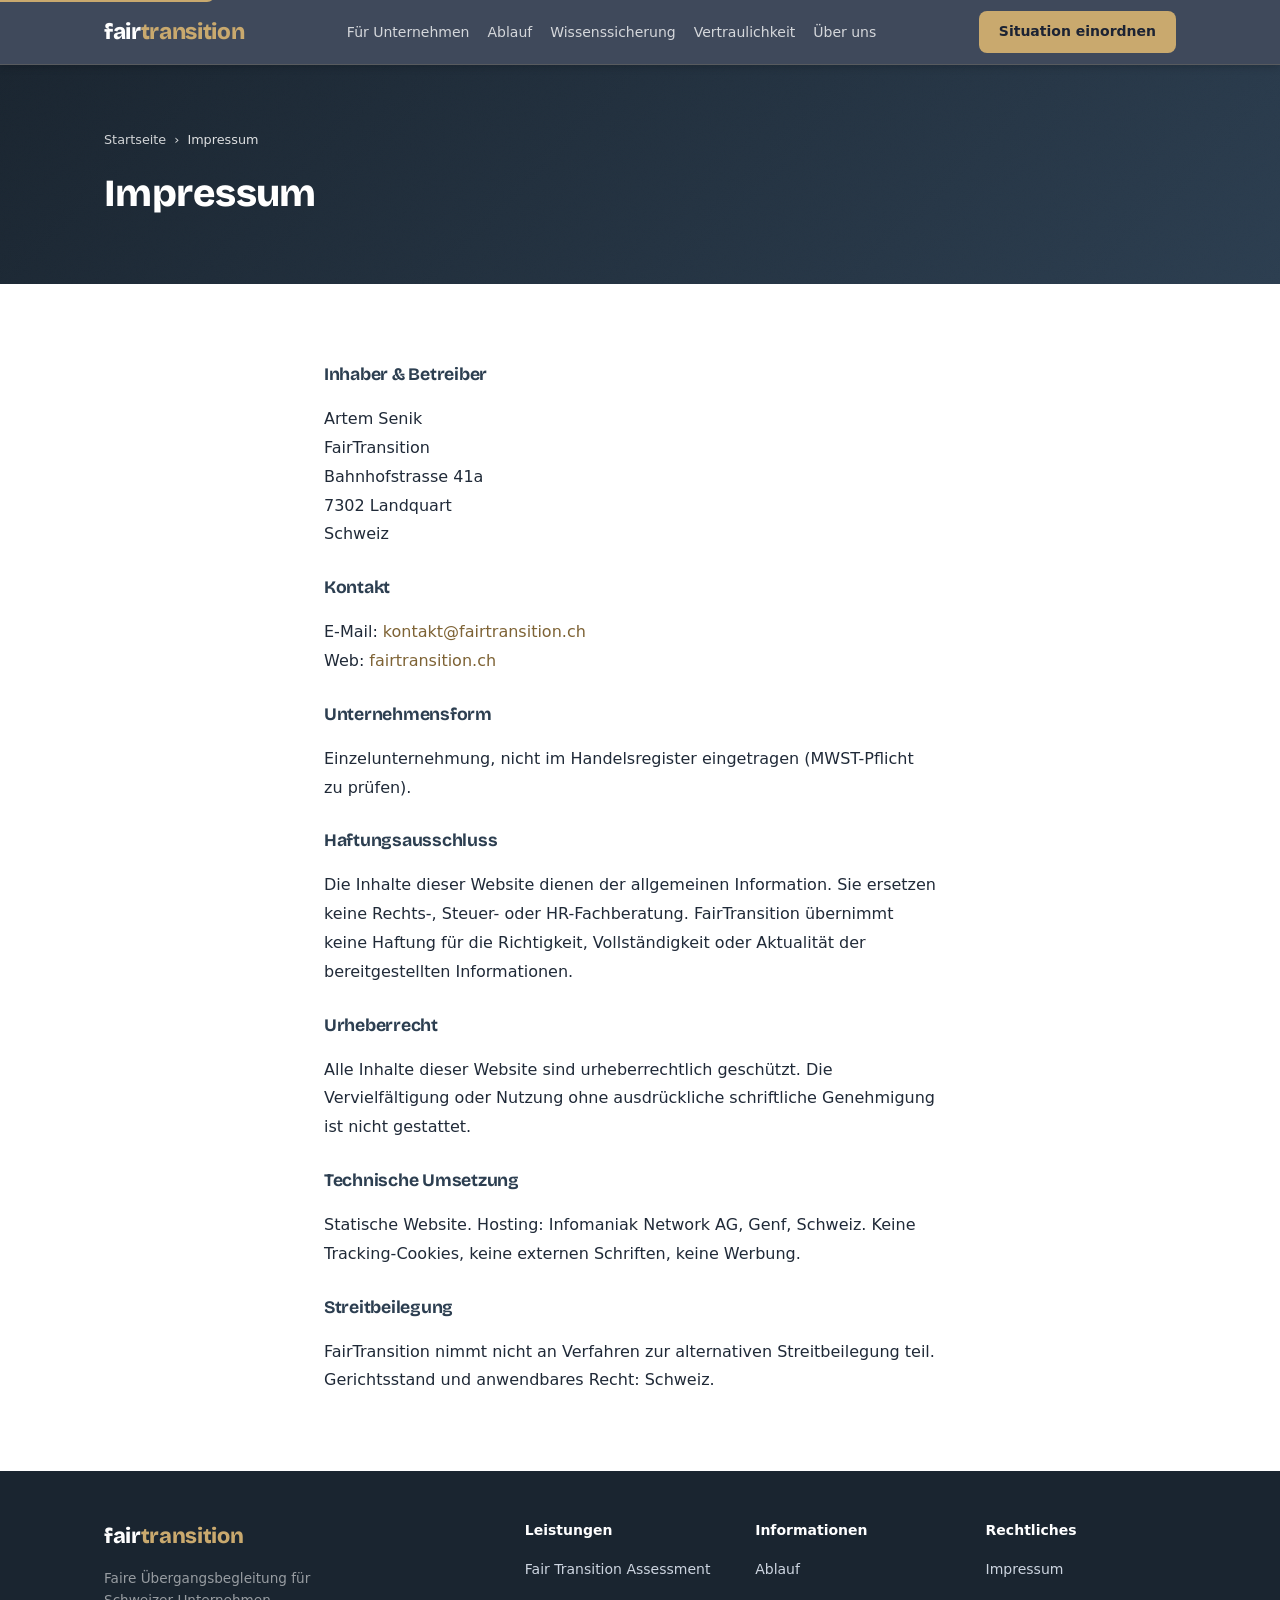
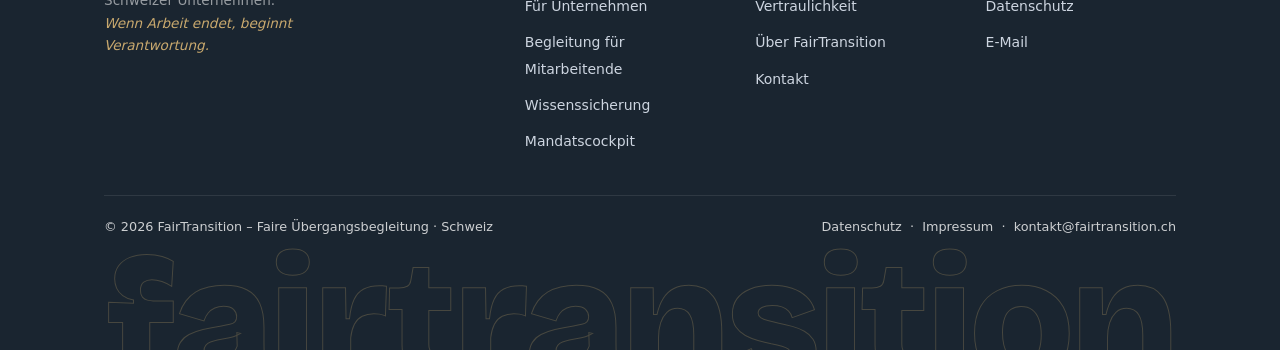
<file: impressum.html>
<!DOCTYPE html>
<html lang="de">
<head>
<meta charset="UTF-8">
<meta name="viewport" content="width=device-width, initial-scale=1.0">
<title>FairTransition | Impressum</title>
<meta name="description" content="Impressum von FairTransition – faire Übergangsbegleitung, Schweiz.">
<meta name="robots" content="noindex, nofollow">
<link rel="canonical" href="https://www.fairtransition.ch/impressum.html">
<meta property="og:locale" content="de_CH">
<meta property="og:image" content="https://www.fairtransition.ch/media/fairtransition/og-image.webp">
<meta property="og:image:width" content="1200">
<meta property="og:image:height" content="630">
<meta name="twitter:image" content="https://www.fairtransition.ch/media/fairtransition/og-image.webp">
<link rel="icon" type="image/svg+xml" href="favicon.svg">
<link rel="preload" href="fonts/bricolage-grotesque-latin-wght-normal.woff2" as="font" type="font/woff2" crossorigin>
<link rel="stylesheet" href="css/style.css">
<link rel="stylesheet" href="css/modern.css">

</head>
<body>
<a href="index.html#main" class="skip-link">Zum Inhalt springen</a>
<nav id="nav" aria-label="Hauptnavigation">
  <div class="container nav-inner">
    <a href="index.html" class="nav-logo">fair<span>transition</span></a>
    <ul class="nav-links" role="list">
      <li><a href="unternehmen.html">Für Unternehmen</a></li>
      <li><a href="ablauf.html">Ablauf</a></li>
      <li><a href="wissenssicherung.html">Wissenssicherung</a></li>
      <li><a href="vertraulichkeit.html">Vertraulichkeit</a></li>
      <li><a href="ueber-fairtransition.html">Über uns</a></li>
    </ul>
    <a href="assessment.html" class="btn btn-primary btn-sm nav-cta" data-track="cta_nav">Situation einordnen</a>
    <button class="nav-toggle" id="navToggle" aria-label="Menü öffnen" aria-expanded="false">
      <span></span><span></span><span></span>
    </button>
  </div>
</nav>
<main id="main">

<section class="sub-hero" aria-labelledby="imp-h1">
  <div class="container">
    <nav aria-label="Breadcrumb" class="breadcrumb">
      <a href="index.html">Startseite</a><span>›</span><span>Impressum</span>
    </nav>
    <h1 id="imp-h1">Impressum</h1>
  </div>
</section>

<section style="background:var(--white)">
  <div class="container" style="max-width:680px;margin:0 auto">

    <h2 style="font-size:1.1rem;font-weight:700;color:var(--blue);margin-bottom:16px">Inhaber &amp; Betreiber</h2>
    <p style="color:var(--text);line-height:1.8;margin-bottom:24px">
      Artem Senik<br>
      FairTransition<br>
      Bahnhofstrasse 41a<br>
      7302 Landquart<br>
      Schweiz
    </p>

    <h2 style="font-size:1.1rem;font-weight:700;color:var(--blue);margin-bottom:16px">Kontakt</h2>
    <p style="color:var(--text);line-height:1.8;margin-bottom:24px">
      E-Mail: <a href="mailto:kontakt@fairtransition.ch">kontakt@fairtransition.ch</a><br>
      Web: <a href="https://www.fairtransition.ch">fairtransition.ch</a>
    </p>

    <h2 style="font-size:1.1rem;font-weight:700;color:var(--blue);margin-bottom:16px">Unternehmensform</h2>
    <p style="color:var(--text);line-height:1.8;margin-bottom:24px">Einzelunternehmung, nicht im Handelsregister eingetragen (MWST-Pflicht zu prüfen).</p>

    <h2 style="font-size:1.1rem;font-weight:700;color:var(--blue);margin-bottom:16px">Haftungsausschluss</h2>
    <p style="color:var(--text);line-height:1.8;margin-bottom:24px">Die Inhalte dieser Website dienen der allgemeinen Information. Sie ersetzen keine Rechts-, Steuer- oder HR-Fachberatung. FairTransition übernimmt keine Haftung für die Richtigkeit, Vollständigkeit oder Aktualität der bereitgestellten Informationen.</p>

    <h2 style="font-size:1.1rem;font-weight:700;color:var(--blue);margin-bottom:16px">Urheberrecht</h2>
    <p style="color:var(--text);line-height:1.8;margin-bottom:24px">Alle Inhalte dieser Website sind urheberrechtlich geschützt. Die Vervielfältigung oder Nutzung ohne ausdrückliche schriftliche Genehmigung ist nicht gestattet.</p>

    <h2 style="font-size:1.1rem;font-weight:700;color:var(--blue);margin-bottom:16px">Technische Umsetzung</h2>
    <p style="color:var(--text);line-height:1.8;margin-bottom:24px">Statische Website. Hosting: Infomaniak Network AG, Genf, Schweiz. Keine Tracking-Cookies, keine externen Schriften, keine Werbung.</p>

    <h2 style="font-size:1.1rem;font-weight:700;color:var(--blue);margin-bottom:16px">Streitbeilegung</h2>
    <p style="color:var(--text);line-height:1.8">FairTransition nimmt nicht an Verfahren zur alternativen Streitbeilegung teil. Gerichtsstand und anwendbares Recht: Schweiz.</p>
  </div>
</section>

</main>
<footer>
  <div class="container">
    <div class="footer-inner">
      <div class="footer-brand">
        <div class="logo">fair<span>transition</span></div>
        <p>Faire Übergangsbegleitung für Schweizer Unternehmen.<br><em>Wenn Arbeit endet, beginnt Verantwortung.</em></p>
      </div>
      <div class="footer-col">
        <h4>Leistungen</h4>
        <ul>
          <li><a href="assessment.html">Fair Transition Assessment</a></li>
          <li><a href="unternehmen.html">Für Unternehmen</a></li>
          <li><a href="mitarbeitende.html">Begleitung für Mitarbeitende</a></li>
          <li><a href="wissenssicherung.html">Wissenssicherung</a></li>
          <li><a href="mandatscockpit.html">Mandatscockpit</a></li>
        </ul>
      </div>
      <div class="footer-col">
        <h4>Informationen</h4>
        <ul>
          <li><a href="ablauf.html">Ablauf</a></li>
          <li><a href="vertraulichkeit.html">Vertraulichkeit</a></li>
          <li><a href="ueber-fairtransition.html">Über FairTransition</a></li>
          <li><a href="kontakt.html">Kontakt</a></li>
        </ul>
      </div>
      <div class="footer-col">
        <h4>Rechtliches</h4>
        <ul>
          <li><a href="impressum.html">Impressum</a></li>
          <li><a href="datenschutz.html">Datenschutz</a></li>
          <li><a href="mailto:kontakt@fairtransition.ch">E-Mail</a></li>
        </ul>
      </div>
    </div>
    <div class="footer-bottom">
      <span>© 2026 FairTransition – Faire Übergangsbegleitung · Schweiz</span>
      <span>
        <a href="datenschutz.html">Datenschutz</a> &nbsp;·&nbsp;
        <a href="impressum.html">Impressum</a> &nbsp;·&nbsp;
        <a href="mailto:kontakt@fairtransition.ch">kontakt@fairtransition.ch</a>
      </span>
    </div>
  </div>
</footer>
<script src="js/main.js"></script>
</body>
</html>
</file>
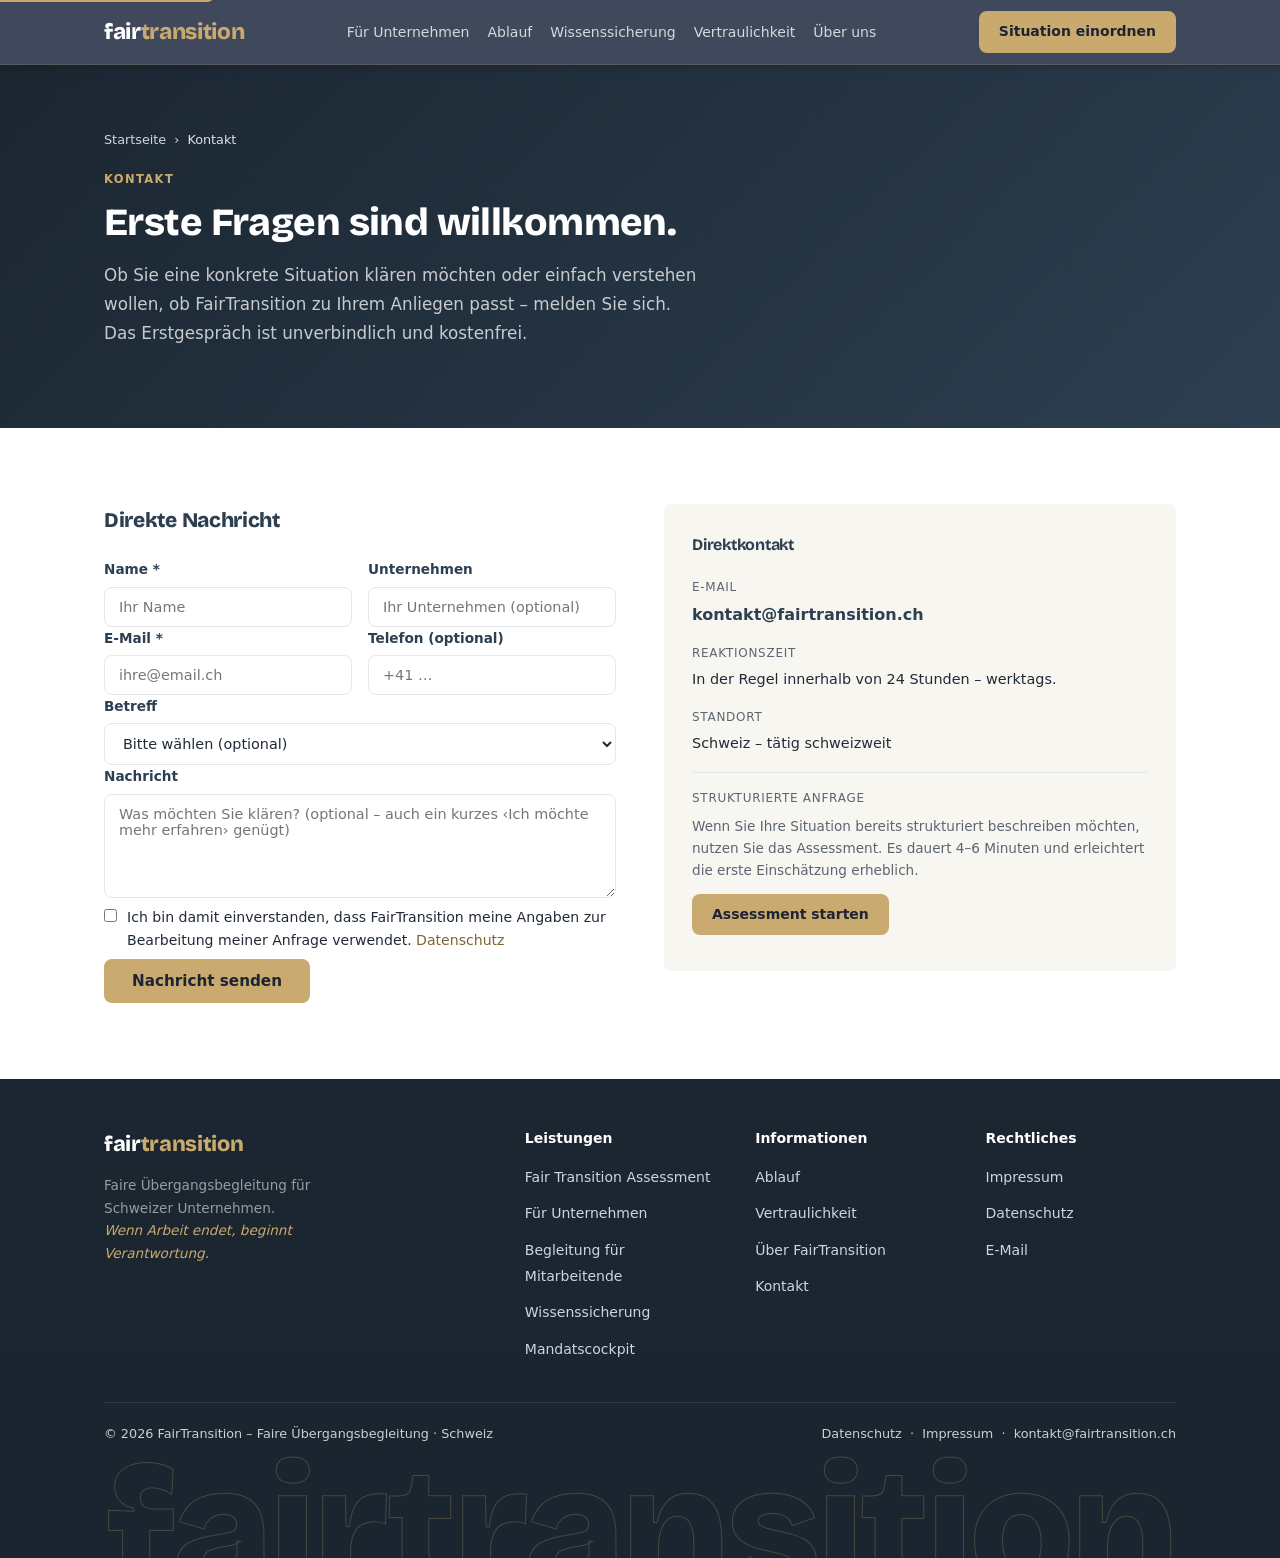
<file: kontakt.html>
<!DOCTYPE html>
<html lang="de">
<head>
<meta charset="UTF-8">
<meta name="viewport" content="width=device-width, initial-scale=1.0">
<title>FairTransition | Kontakt – Direkte Anfrage oder strukturiertes Assessment</title>
<meta name="description" content="Kontaktieren Sie FairTransition für ein erstes vertrauliches Gespräch. Per E-Mail, Telefon oder über das strukturierte Assessment-Formular.">
<meta name="robots" content="index, follow">
<link rel="canonical" href="https://www.fairtransition.ch/kontakt.html">
<meta property="og:locale" content="de_CH">
<meta property="og:image" content="https://www.fairtransition.ch/media/fairtransition/og-image.webp">
<meta property="og:image:width" content="1200">
<meta property="og:image:height" content="630">
<meta name="twitter:image" content="https://www.fairtransition.ch/media/fairtransition/og-image.webp">
<link rel="icon" type="image/svg+xml" href="favicon.svg">
<link rel="preload" href="fonts/bricolage-grotesque-latin-wght-normal.woff2" as="font" type="font/woff2" crossorigin>
<link rel="stylesheet" href="css/style.css">
<link rel="stylesheet" href="css/modern.css">

</head>
<body>
<a href="index.html#main" class="skip-link">Zum Inhalt springen</a>
<nav id="nav" aria-label="Hauptnavigation">
  <div class="container nav-inner">
    <a href="index.html" class="nav-logo">fair<span>transition</span></a>
    <ul class="nav-links" role="list">
      <li><a href="unternehmen.html">Für Unternehmen</a></li>
      <li><a href="ablauf.html">Ablauf</a></li>
      <li><a href="wissenssicherung.html">Wissenssicherung</a></li>
      <li><a href="vertraulichkeit.html">Vertraulichkeit</a></li>
      <li><a href="ueber-fairtransition.html">Über uns</a></li>
    </ul>
    <a href="assessment.html" class="btn btn-primary btn-sm nav-cta" data-track="cta_nav">Situation einordnen</a>
    <button class="nav-toggle" id="navToggle" aria-label="Menü öffnen" aria-expanded="false">
      <span></span><span></span><span></span>
    </button>
  </div>
</nav>
<main id="main">

<section class="sub-hero" aria-labelledby="kt-h1">
  <div class="container">
    <nav aria-label="Breadcrumb" class="breadcrumb">
      <a href="index.html">Startseite</a><span>›</span><span>Kontakt</span>
    </nav>
    <span class="kicker">Kontakt</span>
    <h1 id="kt-h1">Erste Fragen sind willkommen.</h1>
    <p>Ob Sie eine konkrete Situation klären möchten oder einfach verstehen wollen, ob FairTransition zu Ihrem Anliegen passt – melden Sie sich. Das Erstgespräch ist unverbindlich und kostenfrei.</p>
  </div>
</section>

<section style="background:var(--white)" aria-labelledby="kt-form">
  <div class="container">
    <div class="kontakt-layout">
      <div class="kontakt-form-col">
        <h2 id="kt-form" style="font-size:1.3rem;font-weight:800;color:var(--blue);margin-bottom:20px">Direkte Nachricht</h2>
        <form action="https://formspree.io/f/mrewjzrl" method="POST" id="kontakt-form" novalidate>
          <input type="hidden" name="_subject" value="Kontaktanfrage – fairtransition.ch">
          <input type="hidden" name="_language" value="de">
          <input type="text" name="_gotcha" style="display:none" tabindex="-1">

          <div class="form-row">
            <div class="form-field">
              <label for="k-name">Name <span aria-hidden="true">*</span></label>
              <input type="text" id="k-name" name="name" required autocomplete="name" placeholder="Ihr Name">
            </div>
            <div class="form-field">
              <label for="k-firma">Unternehmen</label>
              <input type="text" id="k-firma" name="unternehmen" autocomplete="organization" placeholder="Ihr Unternehmen (optional)">
            </div>
          </div>
          <div class="form-row">
            <div class="form-field">
              <label for="k-email">E-Mail <span aria-hidden="true">*</span></label>
              <input type="email" id="k-email" name="_replyto" required autocomplete="email" placeholder="ihre@email.ch">
            </div>
            <div class="form-field">
              <label for="k-tel">Telefon (optional)</label>
              <input type="tel" id="k-tel" name="telefon" autocomplete="tel" placeholder="+41 …">
            </div>
          </div>
          <div class="form-field">
            <label for="k-betreff">Betreff</label>
            <select id="k-betreff" name="betreff">
              <option value="">Bitte wählen (optional)</option>
              <option>Trennungsprozess begleiten</option>
              <option>Wissenssicherung</option>
              <option>Assessment kennenlernen</option>
              <option>Frage zu Leistungen</option>
              <option>Anderes</option>
            </select>
          </div>
          <div class="form-field">
            <label for="k-message">Nachricht</label>
            <textarea id="k-message" name="message" rows="5" placeholder="Was möchten Sie klären? (optional – auch ein kurzes ‹Ich möchte mehr erfahren› genügt)"></textarea>
          </div>
          <div class="form-field">
            <label style="display:flex;align-items:flex-start;gap:10px;cursor:pointer;font-weight:400;color:var(--text)">
              <input type="checkbox" name="einwilligung" required style="width:auto;margin-top:3px">
              <span style="font-size:.88rem">Ich bin damit einverstanden, dass FairTransition meine Angaben zur Bearbeitung meiner Anfrage verwendet. <a href="datenschutz.html">Datenschutz</a></span>
            </label>
          </div>
          <div id="kontakt-status" style="display:none;font-size:.88rem;padding:12px 16px;border-radius:6px;margin-bottom:12px"></div>
          <button type="submit" class="btn btn-primary" data-track="cta_kontakt_send">Nachricht senden</button>
        </form>
      </div>

      <div class="kontakt-card">
        <h2 style="font-size:1rem;font-weight:700;color:var(--blue);margin-bottom:20px">Direktkontakt</h2>
        <div style="display:flex;flex-direction:column;gap:16px">
          <div>
            <div style="font-size:.75rem;text-transform:uppercase;letter-spacing:.06em;color:var(--gray);margin-bottom:4px">E-Mail</div>
            <a href="mailto:kontakt@fairtransition.ch" style="color:var(--blue);font-weight:600;text-decoration:none" data-track="link_email">kontakt@fairtransition.ch</a>
          </div>
          <div>
            <div style="font-size:.75rem;text-transform:uppercase;letter-spacing:.06em;color:var(--gray);margin-bottom:4px">Reaktionszeit</div>
            <div style="font-size:.9rem;color:var(--text)">In der Regel innerhalb von 24 Stunden – werktags.</div>
          </div>
          <div>
            <div style="font-size:.75rem;text-transform:uppercase;letter-spacing:.06em;color:var(--gray);margin-bottom:4px">Standort</div>
            <div style="font-size:.9rem;color:var(--text)">Schweiz – tätig schweizweit</div>
          </div>
          <hr style="border:none;border-top:1px solid var(--gray-ln)">
          <div>
            <div style="font-size:.75rem;text-transform:uppercase;letter-spacing:.06em;color:var(--gray);margin-bottom:8px">Strukturierte Anfrage</div>
            <p style="font-size:.85rem;color:var(--gray);line-height:1.6;margin-bottom:12px">Wenn Sie Ihre Situation bereits strukturiert beschreiben möchten, nutzen Sie das Assessment. Es dauert 4–6 Minuten und erleichtert die erste Einschätzung erheblich.</p>
            <a href="assessment.html" class="btn btn-primary btn-sm" data-track="cta_kontakt_assess">Assessment starten</a>
          </div>
        </div>
      </div>
    </div>
  </div>
</section>

</main>
<footer>
  <div class="container">
    <div class="footer-inner">
      <div class="footer-brand">
        <div class="logo">fair<span>transition</span></div>
        <p>Faire Übergangsbegleitung für Schweizer Unternehmen.<br><em>Wenn Arbeit endet, beginnt Verantwortung.</em></p>
      </div>
      <div class="footer-col">
        <h4>Leistungen</h4>
        <ul>
          <li><a href="assessment.html">Fair Transition Assessment</a></li>
          <li><a href="unternehmen.html">Für Unternehmen</a></li>
          <li><a href="mitarbeitende.html">Begleitung für Mitarbeitende</a></li>
          <li><a href="wissenssicherung.html">Wissenssicherung</a></li>
          <li><a href="mandatscockpit.html">Mandatscockpit</a></li>
        </ul>
      </div>
      <div class="footer-col">
        <h4>Informationen</h4>
        <ul>
          <li><a href="ablauf.html">Ablauf</a></li>
          <li><a href="vertraulichkeit.html">Vertraulichkeit</a></li>
          <li><a href="ueber-fairtransition.html">Über FairTransition</a></li>
          <li><a href="kontakt.html">Kontakt</a></li>
        </ul>
      </div>
      <div class="footer-col">
        <h4>Rechtliches</h4>
        <ul>
          <li><a href="impressum.html">Impressum</a></li>
          <li><a href="datenschutz.html">Datenschutz</a></li>
          <li><a href="mailto:kontakt@fairtransition.ch">E-Mail</a></li>
        </ul>
      </div>
    </div>
    <div class="footer-bottom">
      <span>© 2026 FairTransition – Faire Übergangsbegleitung · Schweiz</span>
      <span>
        <a href="datenschutz.html">Datenschutz</a> &nbsp;·&nbsp;
        <a href="impressum.html">Impressum</a> &nbsp;·&nbsp;
        <a href="mailto:kontakt@fairtransition.ch">kontakt@fairtransition.ch</a>
      </span>
    </div>
  </div>
</footer>
<script src="js/main.js"></script>
</body>
</html>
</file>
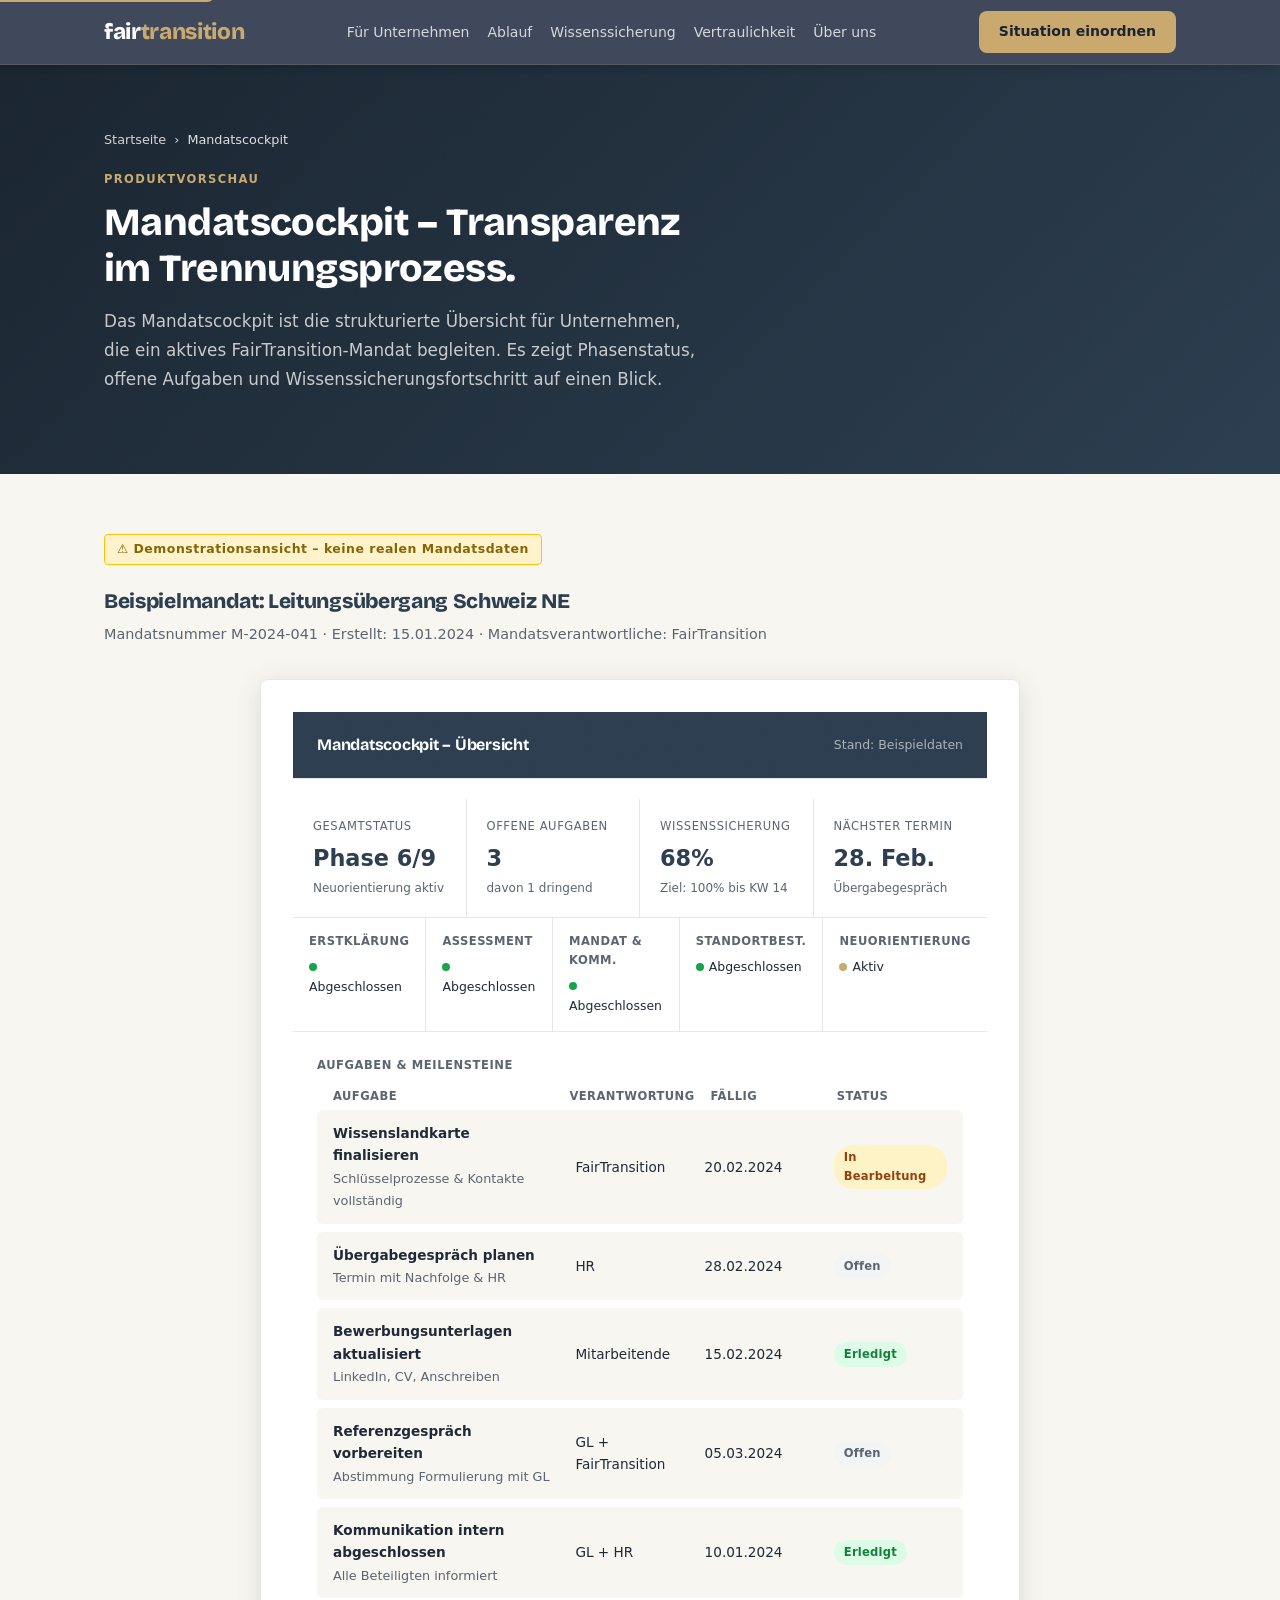
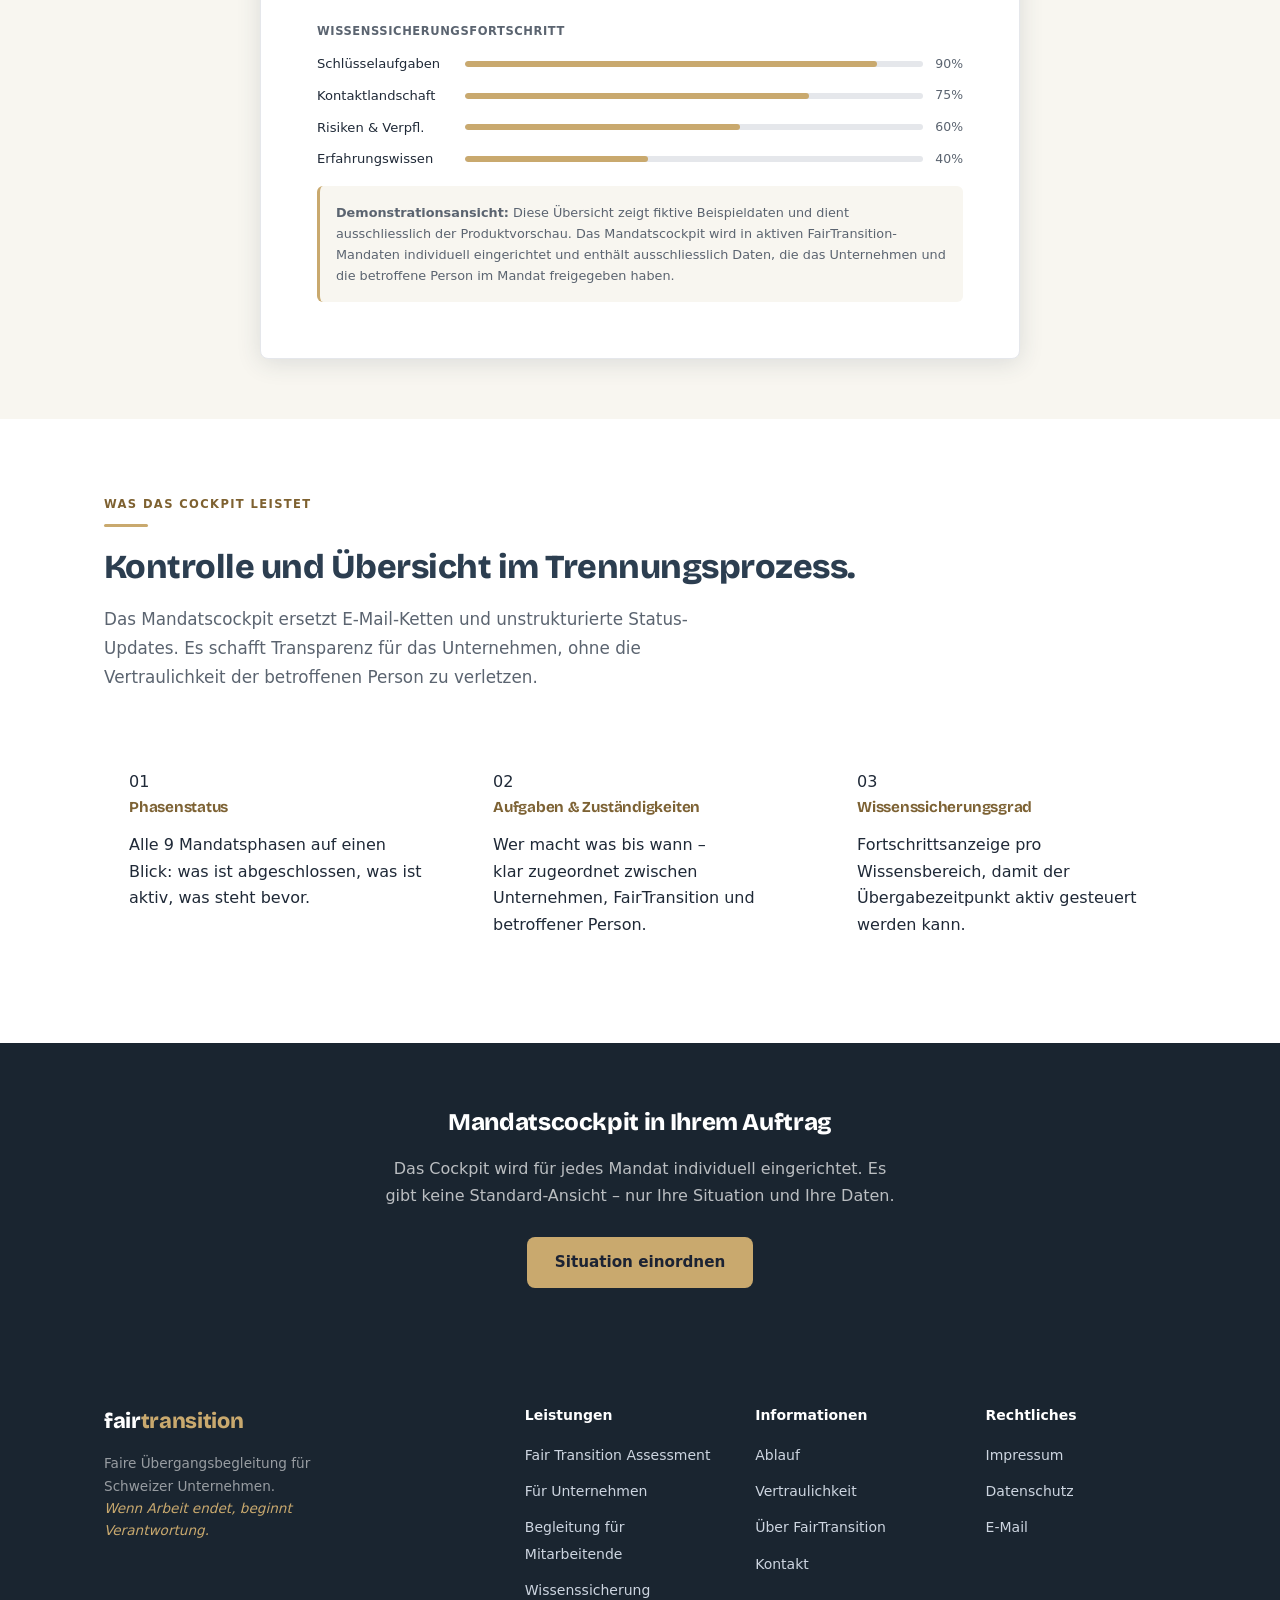
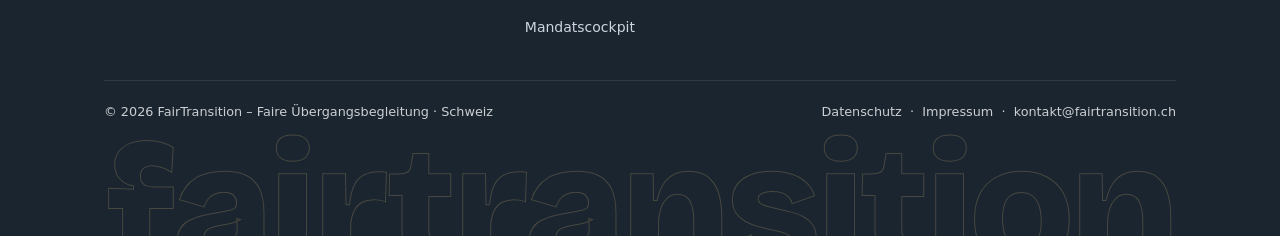
<file: mandatscockpit.html>
<!DOCTYPE html>
<html lang="de">
<head>
<meta charset="UTF-8">
<meta name="viewport" content="width=device-width, initial-scale=1.0">
<title>FairTransition | Mandatscockpit – Transparenz im Trennungsprozess</title>
<meta name="description" content="Das FairTransition Mandatscockpit gibt Unternehmen Überblick über laufende Trennungsprozesse: Phasenstatus, Aufgaben, Wissenssicherungsgrad – ohne die Vertraulichkeit der betroffenen Person zu verletzen.">
<meta name="robots" content="index, follow">
<link rel="canonical" href="https://www.fairtransition.ch/mandatscockpit.html">
<meta property="og:type" content="website">
<meta property="og:url" content="https://www.fairtransition.ch/mandatscockpit.html">
<meta property="og:title" content="FairTransition | Mandatscockpit – Transparenz im Trennungsprozess">
<meta property="og:description" content="Das FairTransition Mandatscockpit gibt Unternehmen Überblick über laufende Trennungsprozesse: Phasenstatus, Aufgaben, Wissenssicherungsgrad – ohne die Vertraulichkeit der betroffenen Person zu verletzen.">
<meta property="og:locale" content="de_CH">
<meta property="og:image" content="https://www.fairtransition.ch/media/fairtransition/og-image.webp">
<meta property="og:image:width" content="1200">
<meta property="og:image:height" content="630">
<meta name="twitter:image" content="https://www.fairtransition.ch/media/fairtransition/og-image.webp">
<link rel="icon" type="image/svg+xml" href="favicon.svg">
<link rel="preload" href="fonts/bricolage-grotesque-latin-wght-normal.woff2" as="font" type="font/woff2" crossorigin>
<link rel="stylesheet" href="css/style.css">
<link rel="stylesheet" href="css/modern.css">
<style>
.demo-badge{display:inline-block;background:#fff3cd;color:#856404;border:1px solid #ffc107;border-radius:4px;font-size:.78rem;font-weight:700;letter-spacing:.04em;padding:4px 12px;margin-bottom:20px}
.cockpit-full{background:var(--white);border:1px solid var(--gray-ln);border-radius:var(--r);overflow:hidden;margin-top:32px}
.cockpit-header{display:grid;grid-template-columns:1fr auto;align-items:center;padding:20px 24px;border-bottom:1px solid var(--gray-ln);background:var(--blue)}
.cockpit-header h3{color:var(--white);font-size:1rem;font-weight:700;margin:0}
.cockpit-header span{color:rgba(255,255,255,.6);font-size:.78rem}
.cockpit-kpi-row{display:grid;grid-template-columns:repeat(4,1fr);gap:0;border-bottom:1px solid var(--gray-ln)}
.kpi-cell{padding:18px 20px;border-right:1px solid var(--gray-ln)}
.kpi-cell:last-child{border-right:none}
.kpi-label{font-size:.72rem;color:var(--gray);text-transform:uppercase;letter-spacing:.05em;margin-bottom:4px}
.kpi-value{font-size:1.4rem;font-weight:800;color:var(--blue)}
.kpi-sub{font-size:.75rem;color:var(--gray);margin-top:2px}
.cockpit-phases-row{display:grid;grid-template-columns:repeat(5,1fr);gap:0;border-bottom:1px solid var(--gray-ln)}
.cp-phase{padding:14px 16px;border-right:1px solid var(--gray-ln);position:relative}
.cp-phase:last-child{border-right:none}
.cp-phase-label{font-size:.72rem;font-weight:700;color:var(--gray);text-transform:uppercase;letter-spacing:.04em;margin-bottom:6px}
.cp-phase-status{font-size:.78rem;color:var(--text)}
.phase-dot{display:inline-block;width:8px;height:8px;border-radius:50%;margin-right:5px}
.dot-done{background:#16a34a}
.dot-active{background:var(--ochre)}
.dot-open{background:var(--gray-ln)}
.cockpit-body{padding:24px}
.cockpit-section-title{font-size:.72rem;font-weight:700;color:var(--gray);text-transform:uppercase;letter-spacing:.05em;margin-bottom:12px}
.cockpit-rows{display:flex;flex-direction:column;gap:8px}
.cockpit-row{display:grid;grid-template-columns:2fr 1fr 1fr 1fr;align-items:center;gap:16px;padding:12px 16px;background:var(--cream);border-radius:6px;font-size:.85rem}
.cockpit-row-header{display:grid;grid-template-columns:2fr 1fr 1fr 1fr;gap:16px;padding:0 16px;font-size:.72rem;font-weight:700;color:var(--gray);text-transform:uppercase;letter-spacing:.04em;margin-bottom:4px}
.status-pill{display:inline-block;padding:3px 10px;border-radius:20px;font-size:.72rem;font-weight:700;letter-spacing:.02em}
.pill-done{background:#dcfce7;color:#15803d}
.pill-active{background:#fef3c7;color:#92400e}
.pill-open{background:var(--gray-lt);color:var(--gray)}
.wissen-progress{display:flex;align-items:center;gap:8px}
.w-bar{flex:1;height:6px;background:var(--gray-ln);border-radius:3px;overflow:hidden}
.w-fill{height:100%;background:var(--ochre);border-radius:3px}
.cockpit-note{font-size:.8rem;color:var(--gray);padding:16px;background:var(--cream);border-radius:6px;border-left:3px solid var(--ochre);margin-top:16px}
@media(max-width:680px){
  .cockpit-kpi-row{grid-template-columns:1fr 1fr}
  .cockpit-phases-row{grid-template-columns:1fr}
  .cockpit-row,.cockpit-row-header{grid-template-columns:1fr 1fr}
}
</style>
</head>
<body>
<a href="index.html#main" class="skip-link">Zum Inhalt springen</a>
<nav id="nav" aria-label="Hauptnavigation">
  <div class="container nav-inner">
    <a href="index.html" class="nav-logo">fair<span>transition</span></a>
    <ul class="nav-links" role="list">
      <li><a href="unternehmen.html">Für Unternehmen</a></li>
      <li><a href="ablauf.html">Ablauf</a></li>
      <li><a href="wissenssicherung.html">Wissenssicherung</a></li>
      <li><a href="vertraulichkeit.html">Vertraulichkeit</a></li>
      <li><a href="ueber-fairtransition.html">Über uns</a></li>
    </ul>
    <a href="assessment.html" class="btn btn-primary btn-sm nav-cta" data-track="cta_nav">Situation einordnen</a>
    <button class="nav-toggle" id="navToggle" aria-label="Menü öffnen" aria-expanded="false">
      <span></span><span></span><span></span>
    </button>
  </div>
</nav>
<main id="main">

<section class="sub-hero" aria-labelledby="ck-h1">
  <div class="container">
    <nav aria-label="Breadcrumb" class="breadcrumb">
      <a href="index.html">Startseite</a><span>›</span><span>Mandatscockpit</span>
    </nav>
    <span class="kicker">Produktvorschau</span>
    <h1 id="ck-h1">Mandatscockpit – Transparenz im Trennungsprozess.</h1>
    <p>Das Mandatscockpit ist die strukturierte Übersicht für Unternehmen, die ein aktives FairTransition-Mandat begleiten. Es zeigt Phasenstatus, offene Aufgaben und Wissenssicherungsfortschritt auf einen Blick.</p>
  </div>
</section>

<section style="background:var(--cream);padding:60px 0" aria-labelledby="ck-demo">
  <div class="container">
    <div class="demo-badge" role="note">⚠ Demonstrationsansicht – keine realen Mandatsdaten</div>
    <h2 id="ck-demo" style="font-size:1.3rem;font-weight:800;color:var(--blue);margin-bottom:4px">Beispielmandat: Leitungsübergang Schweiz NE</h2>
    <p style="color:var(--gray);font-size:.9rem;margin-bottom:0">Mandatsnummer M-2024-041 · Erstellt: 15.01.2024 · Mandatsverantwortliche: FairTransition</p>

    <div class="cockpit-full" role="region" aria-label="Demonstrationsansicht des Mandatscockpits">
      <div class="cockpit-header">
        <h3>Mandatscockpit – Übersicht</h3>
        <span>Stand: Beispieldaten</span>
      </div>

      <div class="cockpit-kpi-row">
        <div class="kpi-cell">
          <div class="kpi-label">Gesamtstatus</div>
          <div class="kpi-value">Phase 6/9</div>
          <div class="kpi-sub">Neuorientierung aktiv</div>
        </div>
        <div class="kpi-cell">
          <div class="kpi-label">Offene Aufgaben</div>
          <div class="kpi-value">3</div>
          <div class="kpi-sub">davon 1 dringend</div>
        </div>
        <div class="kpi-cell">
          <div class="kpi-label">Wissenssicherung</div>
          <div class="kpi-value">68%</div>
          <div class="kpi-sub">Ziel: 100% bis KW 14</div>
        </div>
        <div class="kpi-cell">
          <div class="kpi-label">Nächster Termin</div>
          <div class="kpi-value">28. Feb.</div>
          <div class="kpi-sub">Übergabegespräch</div>
        </div>
      </div>

      <div class="cockpit-phases-row" aria-label="Mandatsphasen">
        <div class="cp-phase"><div class="cp-phase-label">Erstklärung</div><div class="cp-phase-status"><span class="phase-dot dot-done"></span>Abgeschlossen</div></div>
        <div class="cp-phase"><div class="cp-phase-label">Assessment</div><div class="cp-phase-status"><span class="phase-dot dot-done"></span>Abgeschlossen</div></div>
        <div class="cp-phase"><div class="cp-phase-label">Mandat &amp; Komm.</div><div class="cp-phase-status"><span class="phase-dot dot-done"></span>Abgeschlossen</div></div>
        <div class="cp-phase"><div class="cp-phase-label">Standortbest.</div><div class="cp-phase-status"><span class="phase-dot dot-done"></span>Abgeschlossen</div></div>
        <div class="cp-phase"><div class="cp-phase-label">Neuorientierung</div><div class="cp-phase-status"><span class="phase-dot dot-active"></span>Aktiv</div></div>
      </div>

      <div class="cockpit-body">
        <div class="cockpit-section-title">Aufgaben &amp; Meilensteine</div>
        <div class="cockpit-row-header">
          <div>Aufgabe</div>
          <div>Verantwortung</div>
          <div>Fällig</div>
          <div>Status</div>
        </div>
        <div class="cockpit-rows">
          <div class="cockpit-row">
            <div><strong>Wissenslandkarte finalisieren</strong><br><span style="color:var(--gray);font-size:.8rem">Schlüsselprozesse &amp; Kontakte vollständig</span></div>
            <div>FairTransition</div>
            <div>20.02.2024</div>
            <div><span class="status-pill pill-active">In Bearbeitung</span></div>
          </div>
          <div class="cockpit-row">
            <div><strong>Übergabegespräch planen</strong><br><span style="color:var(--gray);font-size:.8rem">Termin mit Nachfolge &amp; HR</span></div>
            <div>HR</div>
            <div>28.02.2024</div>
            <div><span class="status-pill pill-open">Offen</span></div>
          </div>
          <div class="cockpit-row">
            <div><strong>Bewerbungsunterlagen aktualisiert</strong><br><span style="color:var(--gray);font-size:.8rem">LinkedIn, CV, Anschreiben</span></div>
            <div>Mitarbeitende</div>
            <div>15.02.2024</div>
            <div><span class="status-pill pill-done">Erledigt</span></div>
          </div>
          <div class="cockpit-row">
            <div><strong>Referenzgespräch vorbereiten</strong><br><span style="color:var(--gray);font-size:.8rem">Abstimmung Formulierung mit GL</span></div>
            <div>GL + FairTransition</div>
            <div>05.03.2024</div>
            <div><span class="status-pill pill-open">Offen</span></div>
          </div>
          <div class="cockpit-row">
            <div><strong>Kommunikation intern abgeschlossen</strong><br><span style="color:var(--gray);font-size:.8rem">Alle Beteiligten informiert</span></div>
            <div>GL + HR</div>
            <div>10.01.2024</div>
            <div><span class="status-pill pill-done">Erledigt</span></div>
          </div>
        </div>

        <div style="margin-top:24px">
          <div class="cockpit-section-title">Wissenssicherungsfortschritt</div>
          <div style="display:flex;flex-direction:column;gap:10px">
            <div class="wissen-progress">
              <div style="width:140px;font-size:.82rem;color:var(--text)">Schlüsselaufgaben</div>
              <div class="w-bar"><div class="w-fill" style="width:90%"></div></div>
              <div style="width:32px;font-size:.78rem;color:var(--gray);text-align:right">90%</div>
            </div>
            <div class="wissen-progress">
              <div style="width:140px;font-size:.82rem;color:var(--text)">Kontaktlandschaft</div>
              <div class="w-bar"><div class="w-fill" style="width:75%"></div></div>
              <div style="width:32px;font-size:.78rem;color:var(--gray);text-align:right">75%</div>
            </div>
            <div class="wissen-progress">
              <div style="width:140px;font-size:.82rem;color:var(--text)">Risiken &amp; Verpfl.</div>
              <div class="w-bar"><div class="w-fill" style="width:60%"></div></div>
              <div style="width:32px;font-size:.78rem;color:var(--gray);text-align:right">60%</div>
            </div>
            <div class="wissen-progress">
              <div style="width:140px;font-size:.82rem;color:var(--text)">Erfahrungswissen</div>
              <div class="w-bar"><div class="w-fill" style="width:40%"></div></div>
              <div style="width:32px;font-size:.78rem;color:var(--gray);text-align:right">40%</div>
            </div>
          </div>
        </div>

        <div class="cockpit-note">
          <strong>Demonstrationsansicht:</strong> Diese Übersicht zeigt fiktive Beispieldaten und dient ausschliesslich der Produktvorschau. Das Mandatscockpit wird in aktiven FairTransition-Mandaten individuell eingerichtet und enthält ausschliesslich Daten, die das Unternehmen und die betroffene Person im Mandat freigegeben haben.
        </div>
      </div>
    </div>
  </div>
</section>

<section style="background:var(--white)" aria-labelledby="ck-funktion">
  <div class="container">
    <span class="kicker">Was das Cockpit leistet</span>
    <div class="rule"></div>
    <h2 id="ck-funktion" class="section-title">Kontrolle und Übersicht im Trennungsprozess.</h2>
    <p class="section-lead">Das Mandatscockpit ersetzt E-Mail-Ketten und unstrukturierte Status-Updates. Es schafft Transparenz für das Unternehmen, ohne die Vertraulichkeit der betroffenen Person zu verletzen.</p>

    <div class="pos-grid" style="margin-top:40px">
      <div class="pos-card">
        <div class="pos-num">01</div>
        <h3>Phasenstatus</h3>
        <p>Alle 9 Mandatsphasen auf einen Blick: was ist abgeschlossen, was ist aktiv, was steht bevor.</p>
      </div>
      <div class="pos-card">
        <div class="pos-num">02</div>
        <h3>Aufgaben &amp; Zuständigkeiten</h3>
        <p>Wer macht was bis wann – klar zugeordnet zwischen Unternehmen, FairTransition und betroffener Person.</p>
      </div>
      <div class="pos-card">
        <div class="pos-num">03</div>
        <h3>Wissenssicherungsgrad</h3>
        <p>Fortschrittsanzeige pro Wissensbereich, damit der Übergabezeitpunkt aktiv gesteuert werden kann.</p>
      </div>
    </div>
  </div>
</section>

<section style="background:var(--blue-dk);padding:60px 0;text-align:center">
  <div class="container">
    <h2 style="font-size:1.5rem;font-weight:800;color:var(--white);margin-bottom:12px">Mandatscockpit in Ihrem Auftrag</h2>
    <p style="color:rgba(255,255,255,.7);max-width:520px;margin:0 auto 28px;line-height:1.7">Das Cockpit wird für jedes Mandat individuell eingerichtet. Es gibt keine Standard-Ansicht – nur Ihre Situation und Ihre Daten.</p>
    <a href="assessment.html" class="btn btn-primary" data-track="cta_cockpit_assess">Situation einordnen</a>
  </div>
</section>

</main>
<footer>
  <div class="container">
    <div class="footer-inner">
      <div class="footer-brand">
        <div class="logo">fair<span>transition</span></div>
        <p>Faire Übergangsbegleitung für Schweizer Unternehmen.<br><em>Wenn Arbeit endet, beginnt Verantwortung.</em></p>
      </div>
      <div class="footer-col">
        <h4>Leistungen</h4>
        <ul>
          <li><a href="assessment.html">Fair Transition Assessment</a></li>
          <li><a href="unternehmen.html">Für Unternehmen</a></li>
          <li><a href="mitarbeitende.html">Begleitung für Mitarbeitende</a></li>
          <li><a href="wissenssicherung.html">Wissenssicherung</a></li>
          <li><a href="mandatscockpit.html">Mandatscockpit</a></li>
        </ul>
      </div>
      <div class="footer-col">
        <h4>Informationen</h4>
        <ul>
          <li><a href="ablauf.html">Ablauf</a></li>
          <li><a href="vertraulichkeit.html">Vertraulichkeit</a></li>
          <li><a href="ueber-fairtransition.html">Über FairTransition</a></li>
          <li><a href="kontakt.html">Kontakt</a></li>
        </ul>
      </div>
      <div class="footer-col">
        <h4>Rechtliches</h4>
        <ul>
          <li><a href="impressum.html">Impressum</a></li>
          <li><a href="datenschutz.html">Datenschutz</a></li>
          <li><a href="mailto:kontakt@fairtransition.ch">E-Mail</a></li>
        </ul>
      </div>
    </div>
    <div class="footer-bottom">
      <span>© 2026 FairTransition – Faire Übergangsbegleitung · Schweiz</span>
      <span>
        <a href="datenschutz.html">Datenschutz</a> &nbsp;·&nbsp;
        <a href="impressum.html">Impressum</a> &nbsp;·&nbsp;
        <a href="mailto:kontakt@fairtransition.ch">kontakt@fairtransition.ch</a>
      </span>
    </div>
  </div>
</footer>
<script src="js/main.js"></script>
</body>
</html>
</file>
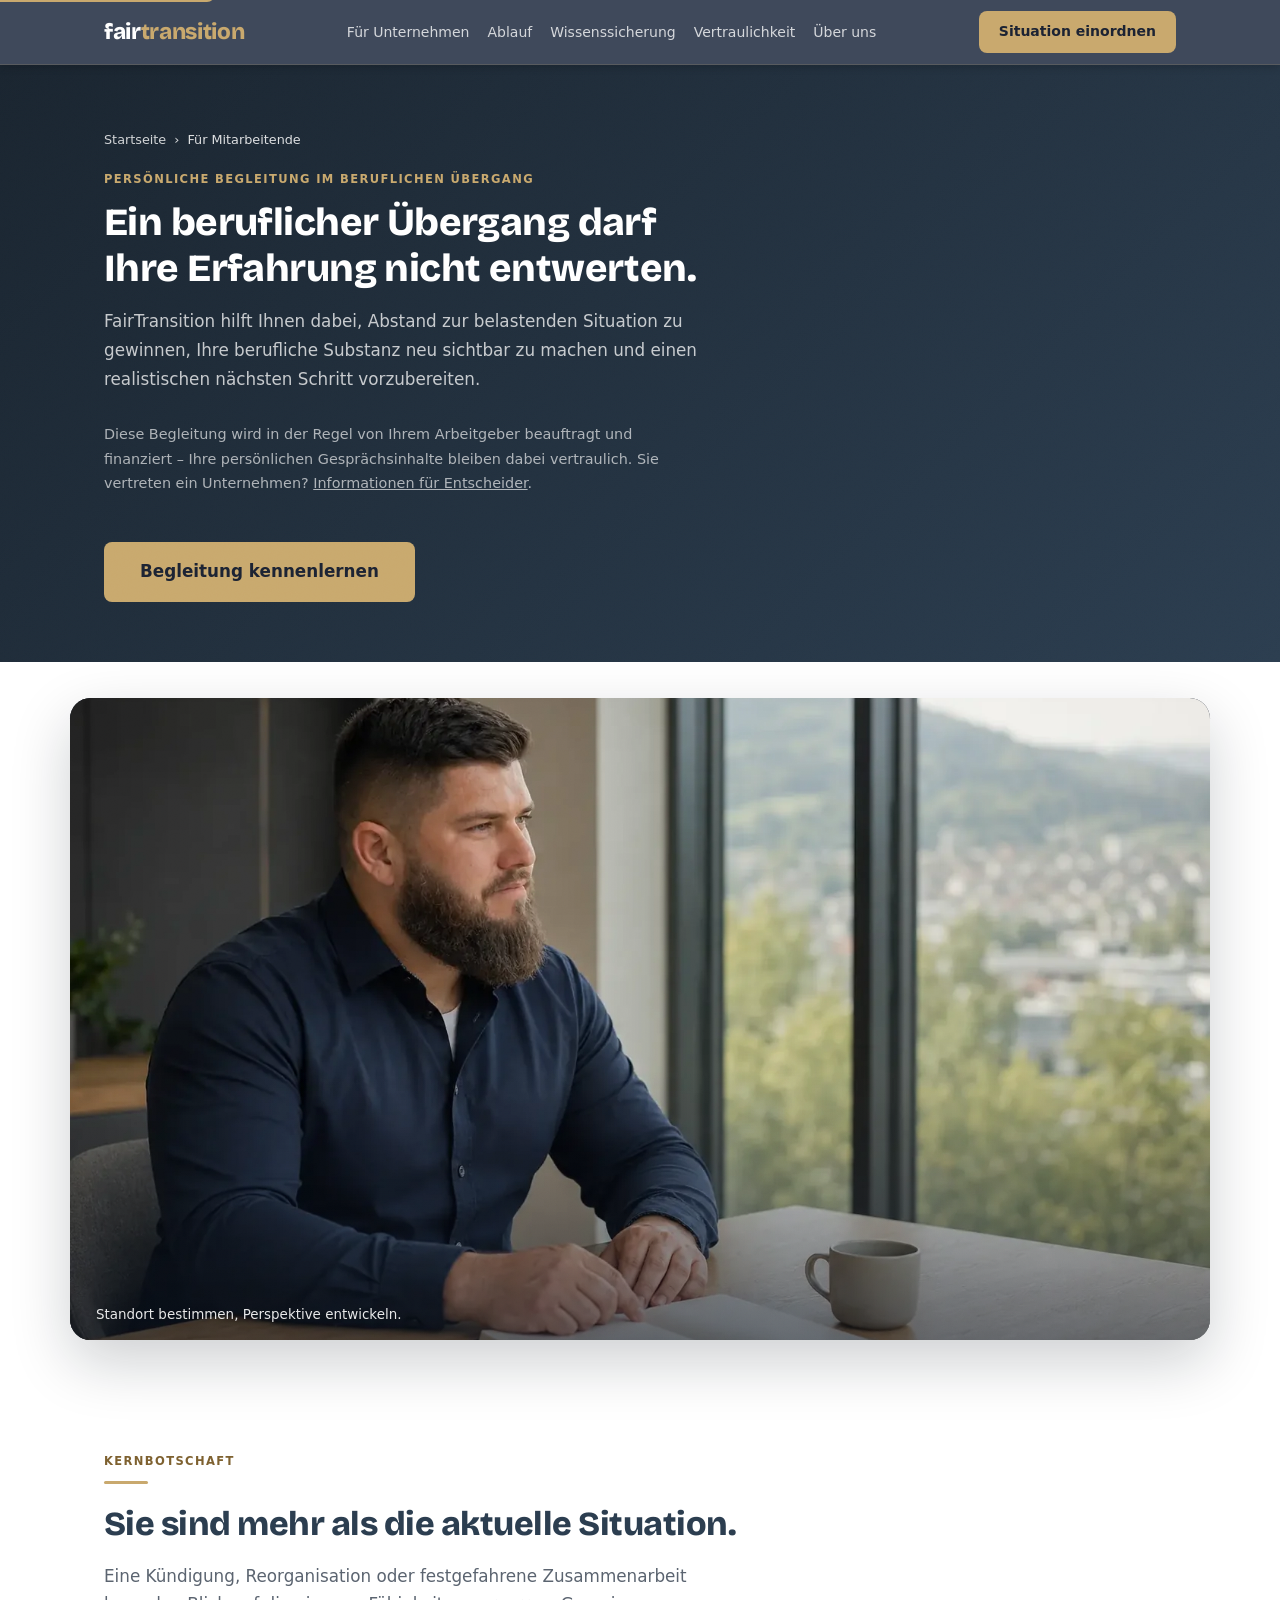
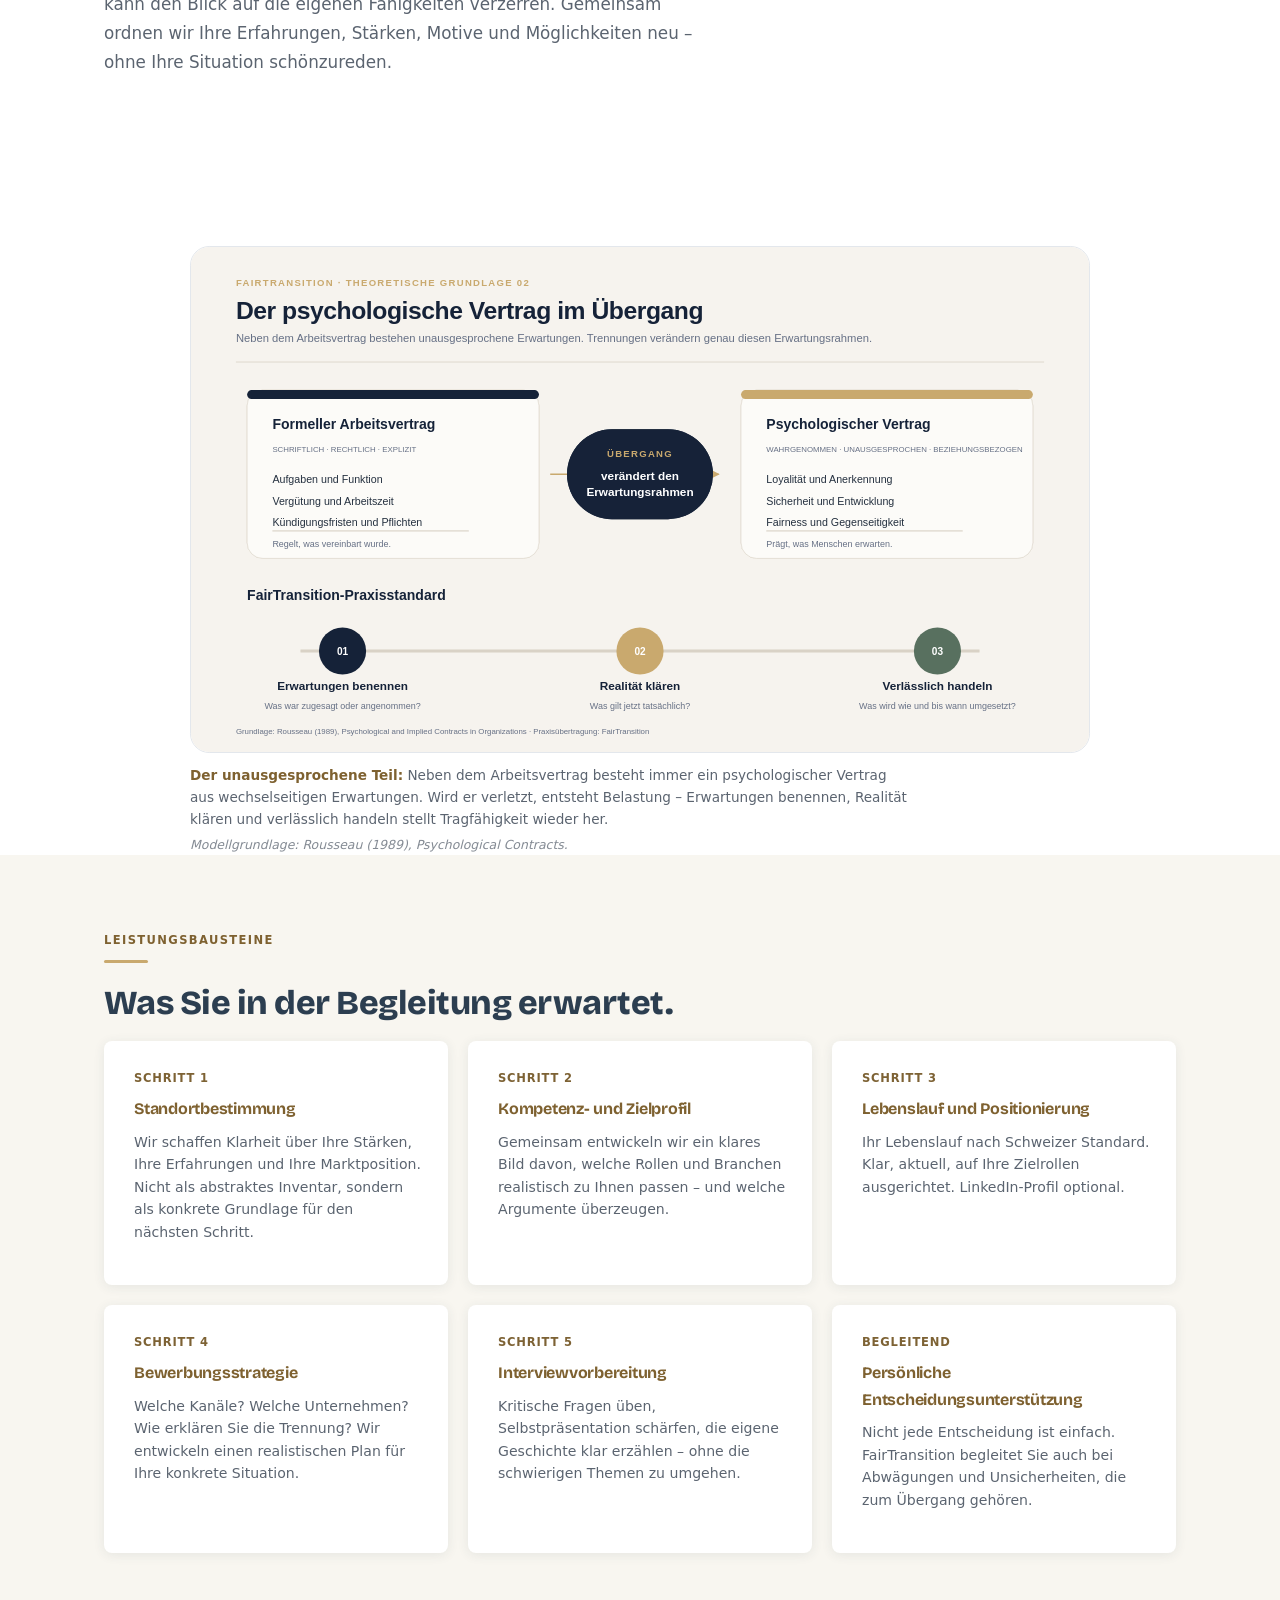
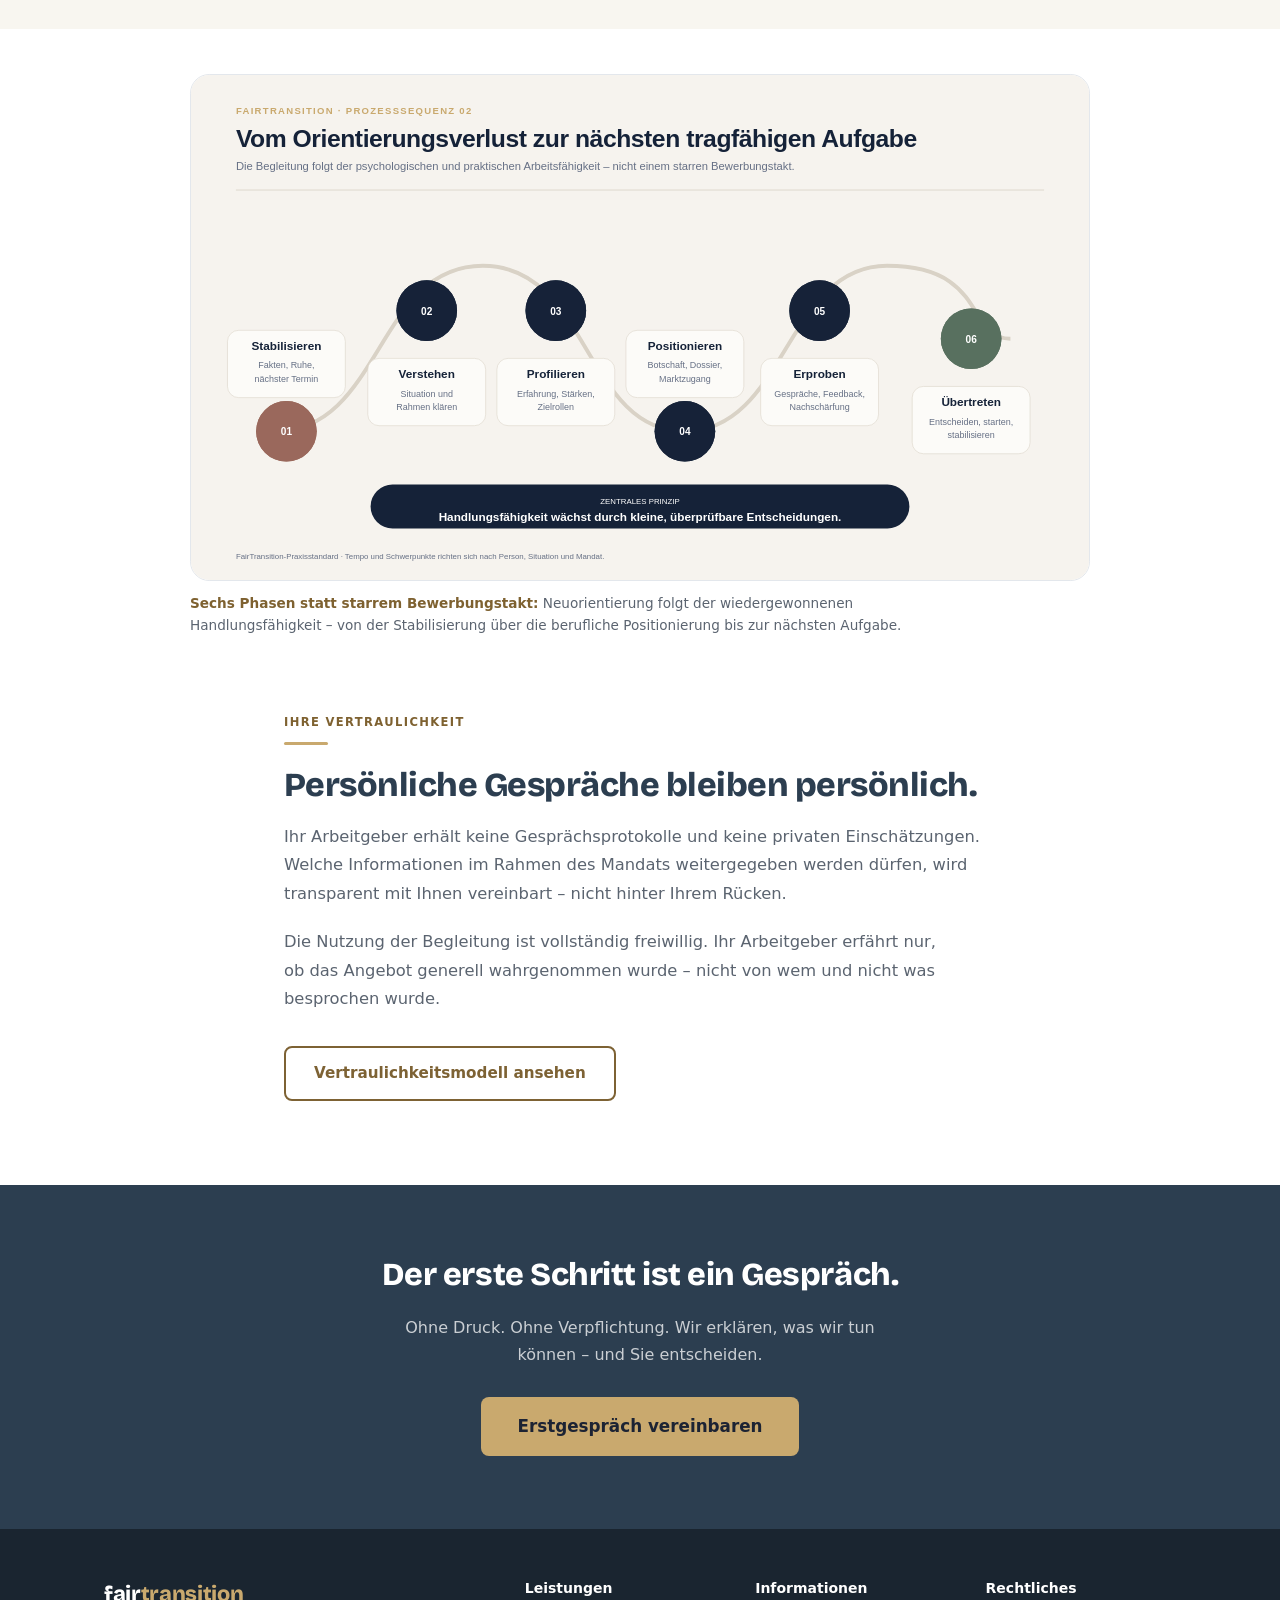
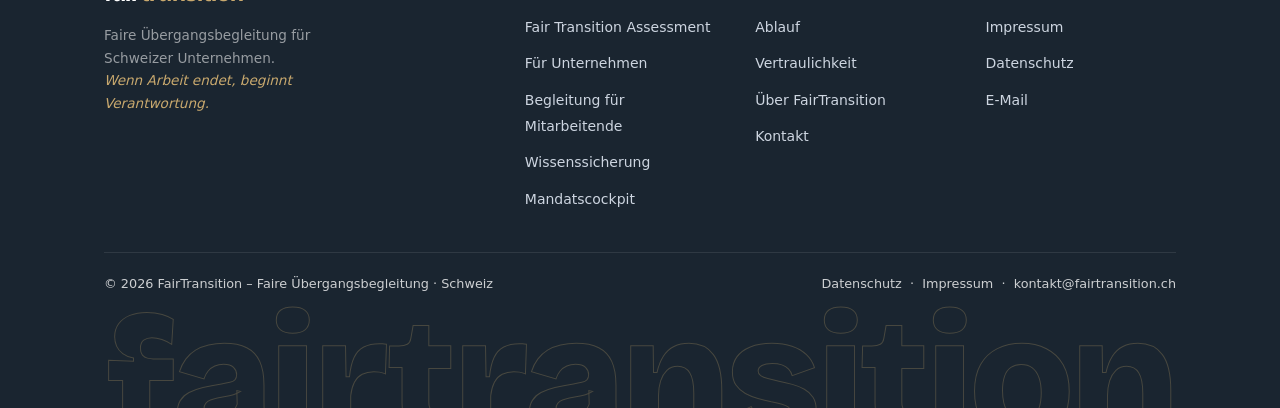
<file: mitarbeitende.html>
<!DOCTYPE html>
<html lang="de">
<head>
<meta charset="UTF-8">
<meta name="viewport" content="width=device-width, initial-scale=1.0">
<title>FairTransition | Persönliche Begleitung im beruflichen Übergang</title>
<meta name="description" content="FairTransition hilft Ihnen, Abstand zur belastenden Situation zu gewinnen, Ihre berufliche Substanz neu sichtbar zu machen und einen realistischen nächsten Schritt vorzubereiten.">
<meta name="robots" content="index, follow">
<link rel="canonical" href="https://www.fairtransition.ch/mitarbeitende.html">
<meta property="og:type" content="website">
<meta property="og:url" content="https://www.fairtransition.ch/mitarbeitende.html">
<meta property="og:title" content="FairTransition | Persönliche Begleitung im beruflichen Übergang">
<meta property="og:description" content="FairTransition hilft Ihnen, Abstand zur belastenden Situation zu gewinnen, Ihre berufliche Substanz neu sichtbar zu machen und einen realistischen nächsten Schritt vorzubereiten.">
<meta property="og:locale" content="de_CH">
<meta property="og:image" content="https://www.fairtransition.ch/media/fairtransition/og-image.webp">
<meta property="og:image:width" content="1200">
<meta property="og:image:height" content="630">
<meta name="twitter:image" content="https://www.fairtransition.ch/media/fairtransition/og-image.webp">
<link rel="icon" type="image/svg+xml" href="favicon.svg">
<link rel="preload" href="fonts/bricolage-grotesque-latin-wght-normal.woff2" as="font" type="font/woff2" crossorigin>
<link rel="stylesheet" href="css/style.css">
<link rel="stylesheet" href="css/modern.css">
</head>
<body>
<a href="index.html#main" class="skip-link">Zum Inhalt springen</a>
<nav id="nav" aria-label="Hauptnavigation">
  <div class="container nav-inner">
    <a href="index.html" class="nav-logo">fair<span>transition</span></a>
    <ul class="nav-links" role="list">
      <li><a href="unternehmen.html">Für Unternehmen</a></li>
      <li><a href="ablauf.html">Ablauf</a></li>
      <li><a href="wissenssicherung.html">Wissenssicherung</a></li>
      <li><a href="vertraulichkeit.html">Vertraulichkeit</a></li>
      <li><a href="ueber-fairtransition.html">Über uns</a></li>
    </ul>
    <a href="assessment.html" class="btn btn-primary btn-sm nav-cta" data-track="cta_nav">Situation einordnen</a>
    <button class="nav-toggle" id="navToggle" aria-label="Menü öffnen" aria-expanded="false">
      <span></span><span></span><span></span>
    </button>
  </div>
</nav>
<main id="main">

<section class="sub-hero" aria-labelledby="ma-h1">
  <div class="container">
    <nav aria-label="Breadcrumb" class="breadcrumb">
      <a href="index.html">Startseite</a>
      <span>›</span>
      <span>Für Mitarbeitende</span>
    </nav>
    <span class="kicker">Persönliche Begleitung im beruflichen Übergang</span>
    <h1 id="ma-h1">Ein beruflicher Übergang darf Ihre Erfahrung nicht entwerten.</h1>
    <p>FairTransition hilft Ihnen dabei, Abstand zur belastenden Situation zu gewinnen, Ihre berufliche Substanz neu sichtbar zu machen und einen realistischen nächsten Schritt vorzubereiten.</p>
    <p style="font-size:.9rem;opacity:.85;max-width:560px;margin-top:14px">Diese Begleitung wird in der Regel von Ihrem Arbeitgeber beauftragt und finanziert – Ihre persönlichen Gesprächsinhalte bleiben dabei vertraulich. Sie vertreten ein Unternehmen? <a href="unternehmen.html" style="color:inherit;text-decoration:underline">Informationen für Entscheider</a>.</p>
    <a href="kontakt.html" class="btn btn-primary btn-lg" data-track="cta_ma_hero" style="margin-top:18px">Begleitung kennenlernen</a>
  </div>
</section>

<figure class="ft-band">
  <div class="ft-band-inner"><img src="media/fairtransition/14-standortbestimmung.webp" alt="Person sitzt nachdenklich, aber gefasst am Fenster mit leerem Notizbuch" loading="lazy" decoding="async" width="1500" height="900"><figcaption>Standort bestimmen, Perspektive entwickeln.</figcaption></div>
</figure>

<section style="background:var(--white)" aria-labelledby="ma-kern">
  <div class="container">
    <span class="kicker">Kernbotschaft</span>
    <div class="rule"></div>
    <h2 id="ma-kern" class="section-title">Sie sind mehr als die aktuelle Situation.</h2>
    <p class="section-lead">Eine Kündigung, Reorganisation oder festgefahrene Zusammenarbeit kann den Blick auf die eigenen Fähigkeiten verzerren. Gemeinsam ordnen wir Ihre Erfahrungen, Stärken, Motive und Möglichkeiten neu – ohne Ihre Situation schönzureden.</p>
  </div>
</section>

<figure class="process-visual">
  <img src="media/prozessgrafiken/02-psychologischer-vertrag.svg" width="1600" height="900"
       loading="lazy" decoding="async"
       alt="Formeller Arbeitsvertrag und psychologischer Vertrag mit den Schritten Erwartungen benennen, Realität klären und verlässlich handeln.">
  <figcaption><b>Der unausgesprochene Teil:</b> Neben dem Arbeitsvertrag besteht immer ein psychologischer Vertrag aus wechselseitigen Erwartungen. Wird er verletzt, entsteht Belastung – Erwartungen benennen, Realität klären und verlässlich handeln stellt Tragfähigkeit wieder her. <span class="pv-src">Modellgrundlage: Rousseau (1989), Psychological Contracts.</span></figcaption>
</figure>

<section style="background:var(--cream)" aria-labelledby="ma-baust">
  <div class="container">
    <span class="kicker">Leistungsbausteine</span>
    <div class="rule"></div>
    <h2 id="ma-baust" class="section-title">Was Sie in der Begleitung erwartet.</h2>
    <div class="leistung-grid">
      <div class="leistung-card reveal">
        <div class="tag">Schritt 1</div>
        <h3>Standortbestimmung</h3>
        <p>Wir schaffen Klarheit über Ihre Stärken, Ihre Erfahrungen und Ihre Marktposition. Nicht als abstraktes Inventar, sondern als konkrete Grundlage für den nächsten Schritt.</p>
      </div>
      <div class="leistung-card reveal">
        <div class="tag">Schritt 2</div>
        <h3>Kompetenz- und Zielprofil</h3>
        <p>Gemeinsam entwickeln wir ein klares Bild davon, welche Rollen und Branchen realistisch zu Ihnen passen – und welche Argumente überzeugen.</p>
      </div>
      <div class="leistung-card reveal">
        <div class="tag">Schritt 3</div>
        <h3>Lebenslauf und Positionierung</h3>
        <p>Ihr Lebenslauf nach Schweizer Standard. Klar, aktuell, auf Ihre Zielrollen ausgerichtet. LinkedIn-Profil optional.</p>
      </div>
      <div class="leistung-card reveal">
        <div class="tag">Schritt 4</div>
        <h3>Bewerbungsstrategie</h3>
        <p>Welche Kanäle? Welche Unternehmen? Wie erklären Sie die Trennung? Wir entwickeln einen realistischen Plan für Ihre konkrete Situation.</p>
      </div>
      <div class="leistung-card reveal">
        <div class="tag">Schritt 5</div>
        <h3>Interviewvorbereitung</h3>
        <p>Kritische Fragen üben, Selbstpräsentation schärfen, die eigene Geschichte klar erzählen – ohne die schwierigen Themen zu umgehen.</p>
      </div>
      <div class="leistung-card reveal">
        <div class="tag">Begleitend</div>
        <h3>Persönliche Entscheidungsunterstützung</h3>
        <p>Nicht jede Entscheidung ist einfach. FairTransition begleitet Sie auch bei Abwägungen und Unsicherheiten, die zum Übergang gehören.</p>
      </div>
    </div>
  </div>
</section>

<figure class="process-visual">
  <img src="media/prozessgrafiken/08-sequenz-mitarbeitenden-journey.svg" width="1600" height="900"
       loading="lazy" decoding="async"
       alt="Sechs Phasen von der Stabilisierung über die berufliche Positionierung bis zur nächsten Aufgabe.">
  <figcaption><b>Sechs Phasen statt starrem Bewerbungstakt:</b> Neuorientierung folgt der wiedergewonnenen Handlungsfähigkeit – von der Stabilisierung über die berufliche Positionierung bis zur nächsten Aufgabe.</figcaption>
</figure>

<section style="background:var(--white)" aria-labelledby="ma-vert">
  <div class="container" style="max-width:760px;margin:0 auto">
    <span class="kicker">Ihre Vertraulichkeit</span>
    <div class="rule"></div>
    <h2 id="ma-vert" class="section-title">Persönliche Gespräche bleiben persönlich.</h2>
    <p style="font-size:1.02rem;color:var(--gray);line-height:1.75;margin-bottom:20px">Ihr Arbeitgeber erhält keine Gesprächsprotokolle und keine privaten Einschätzungen. Welche Informationen im Rahmen des Mandats weitergegeben werden dürfen, wird transparent mit Ihnen vereinbart – nicht hinter Ihrem Rücken.</p>
    <p style="font-size:1.02rem;color:var(--gray);line-height:1.75;margin-bottom:32px">Die Nutzung der Begleitung ist vollständig freiwillig. Ihr Arbeitgeber erfährt nur, ob das Angebot generell wahrgenommen wurde – nicht von wem und nicht was besprochen wurde.</p>
    <a href="vertraulichkeit.html" class="btn btn-ghost" data-track="cta_ma_vert">Vertraulichkeitsmodell ansehen</a>
  </div>
</section>

<section style="background:var(--blue);padding:64px 0;text-align:center" aria-labelledby="ma-cta">
  <div class="container">
    <h2 id="ma-cta" style="font-size:clamp(1.4rem,3vw,2rem);font-weight:800;color:var(--white);margin-bottom:12px">Der erste Schritt ist ein Gespräch.</h2>
    <p style="color:rgba(255,255,255,.75);max-width:480px;margin:0 auto 28px;line-height:1.7">Ohne Druck. Ohne Verpflichtung. Wir erklären, was wir tun können – und Sie entscheiden.</p>
    <a href="kontakt.html" class="btn btn-primary btn-lg" data-track="cta_ma_bottom">Erstgespräch vereinbaren</a>
  </div>
</section>

</main>
<footer>
  <div class="container">
    <div class="footer-inner">
      <div class="footer-brand">
        <div class="logo">fair<span>transition</span></div>
        <p>Faire Übergangsbegleitung für Schweizer Unternehmen.<br><em>Wenn Arbeit endet, beginnt Verantwortung.</em></p>
      </div>
      <div class="footer-col">
        <h4>Leistungen</h4>
        <ul>
          <li><a href="assessment.html">Fair Transition Assessment</a></li>
          <li><a href="unternehmen.html">Für Unternehmen</a></li>
          <li><a href="mitarbeitende.html">Begleitung für Mitarbeitende</a></li>
          <li><a href="wissenssicherung.html">Wissenssicherung</a></li>
          <li><a href="mandatscockpit.html">Mandatscockpit</a></li>
        </ul>
      </div>
      <div class="footer-col">
        <h4>Informationen</h4>
        <ul>
          <li><a href="ablauf.html">Ablauf</a></li>
          <li><a href="vertraulichkeit.html">Vertraulichkeit</a></li>
          <li><a href="ueber-fairtransition.html">Über FairTransition</a></li>
          <li><a href="kontakt.html">Kontakt</a></li>
        </ul>
      </div>
      <div class="footer-col">
        <h4>Rechtliches</h4>
        <ul>
          <li><a href="impressum.html">Impressum</a></li>
          <li><a href="datenschutz.html">Datenschutz</a></li>
          <li><a href="mailto:kontakt@fairtransition.ch">E-Mail</a></li>
        </ul>
      </div>
    </div>
    <div class="footer-bottom">
      <span>© 2026 FairTransition – Faire Übergangsbegleitung · Schweiz</span>
      <span>
        <a href="datenschutz.html">Datenschutz</a> &nbsp;·&nbsp;
        <a href="impressum.html">Impressum</a> &nbsp;·&nbsp;
        <a href="mailto:kontakt@fairtransition.ch">kontakt@fairtransition.ch</a>
      </span>
    </div>
  </div>
</footer>
<script src="js/main.js"></script>
</body>
</html>
</file>
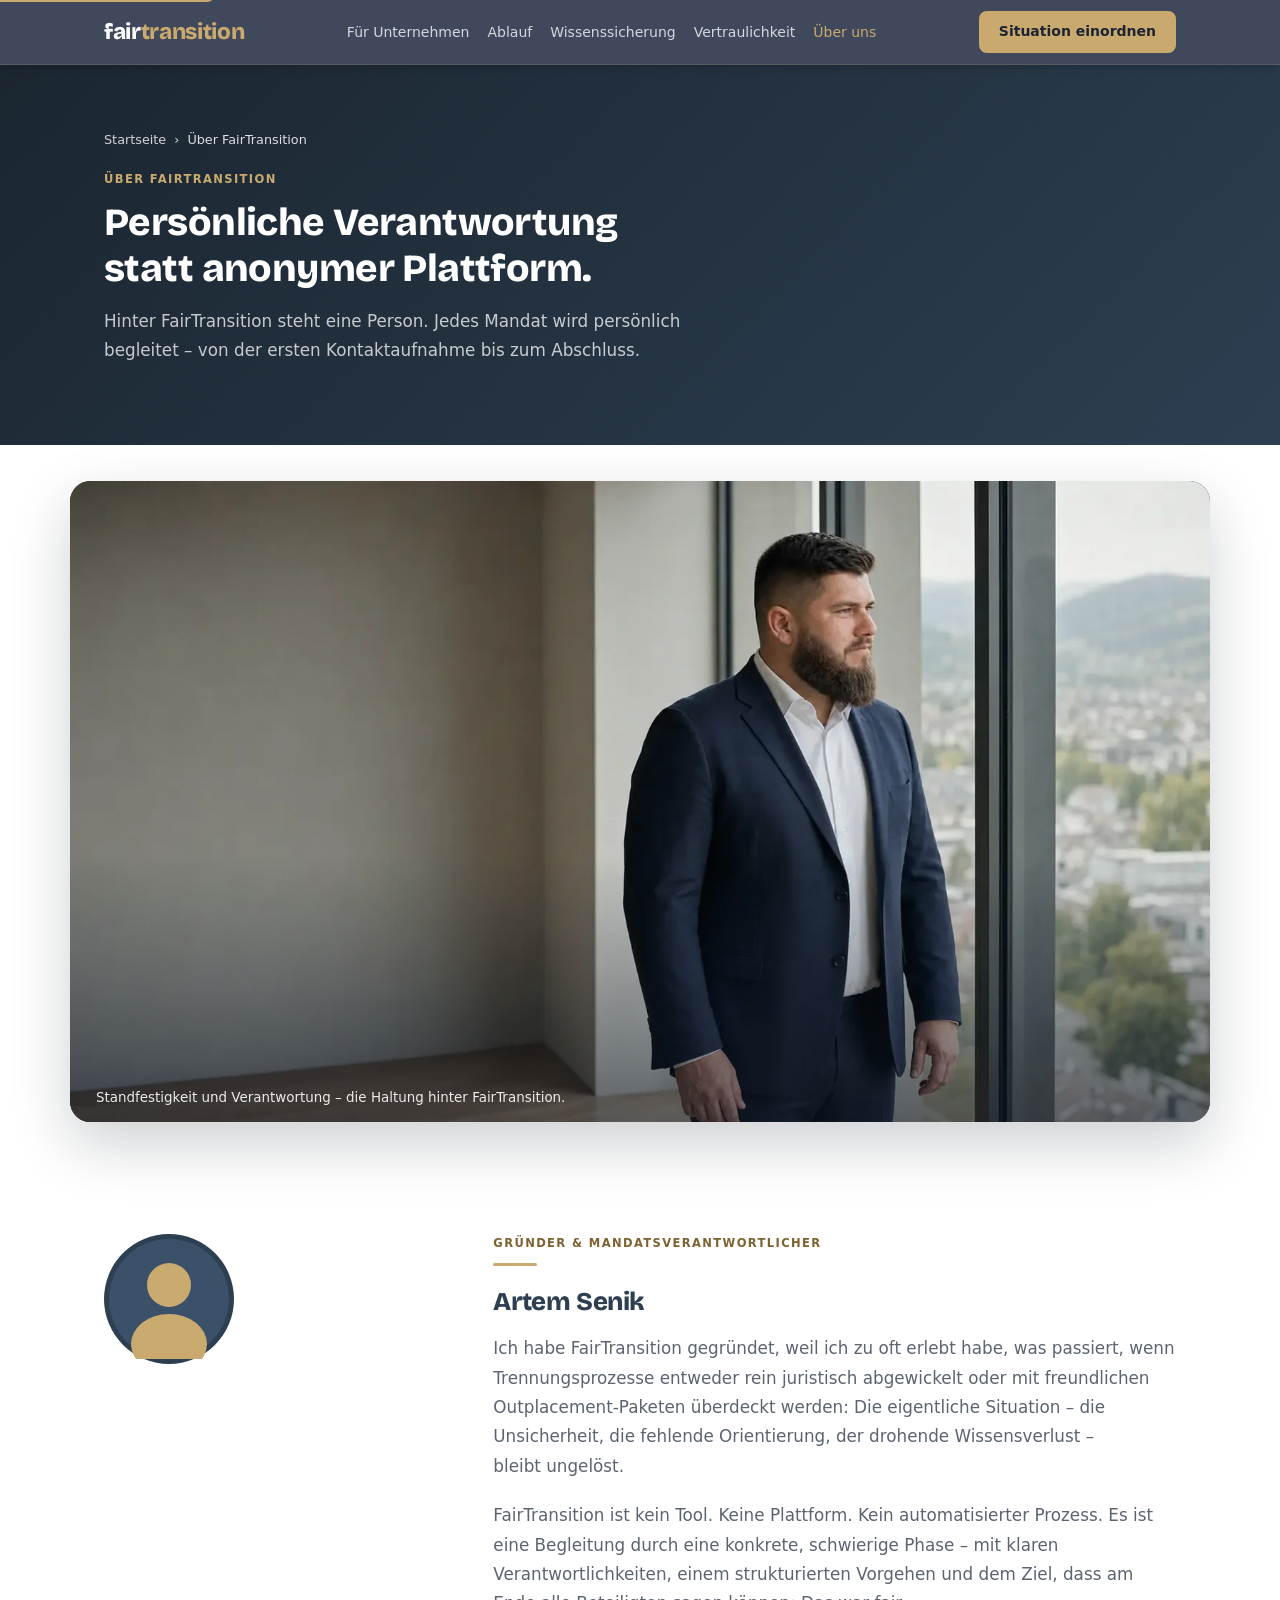
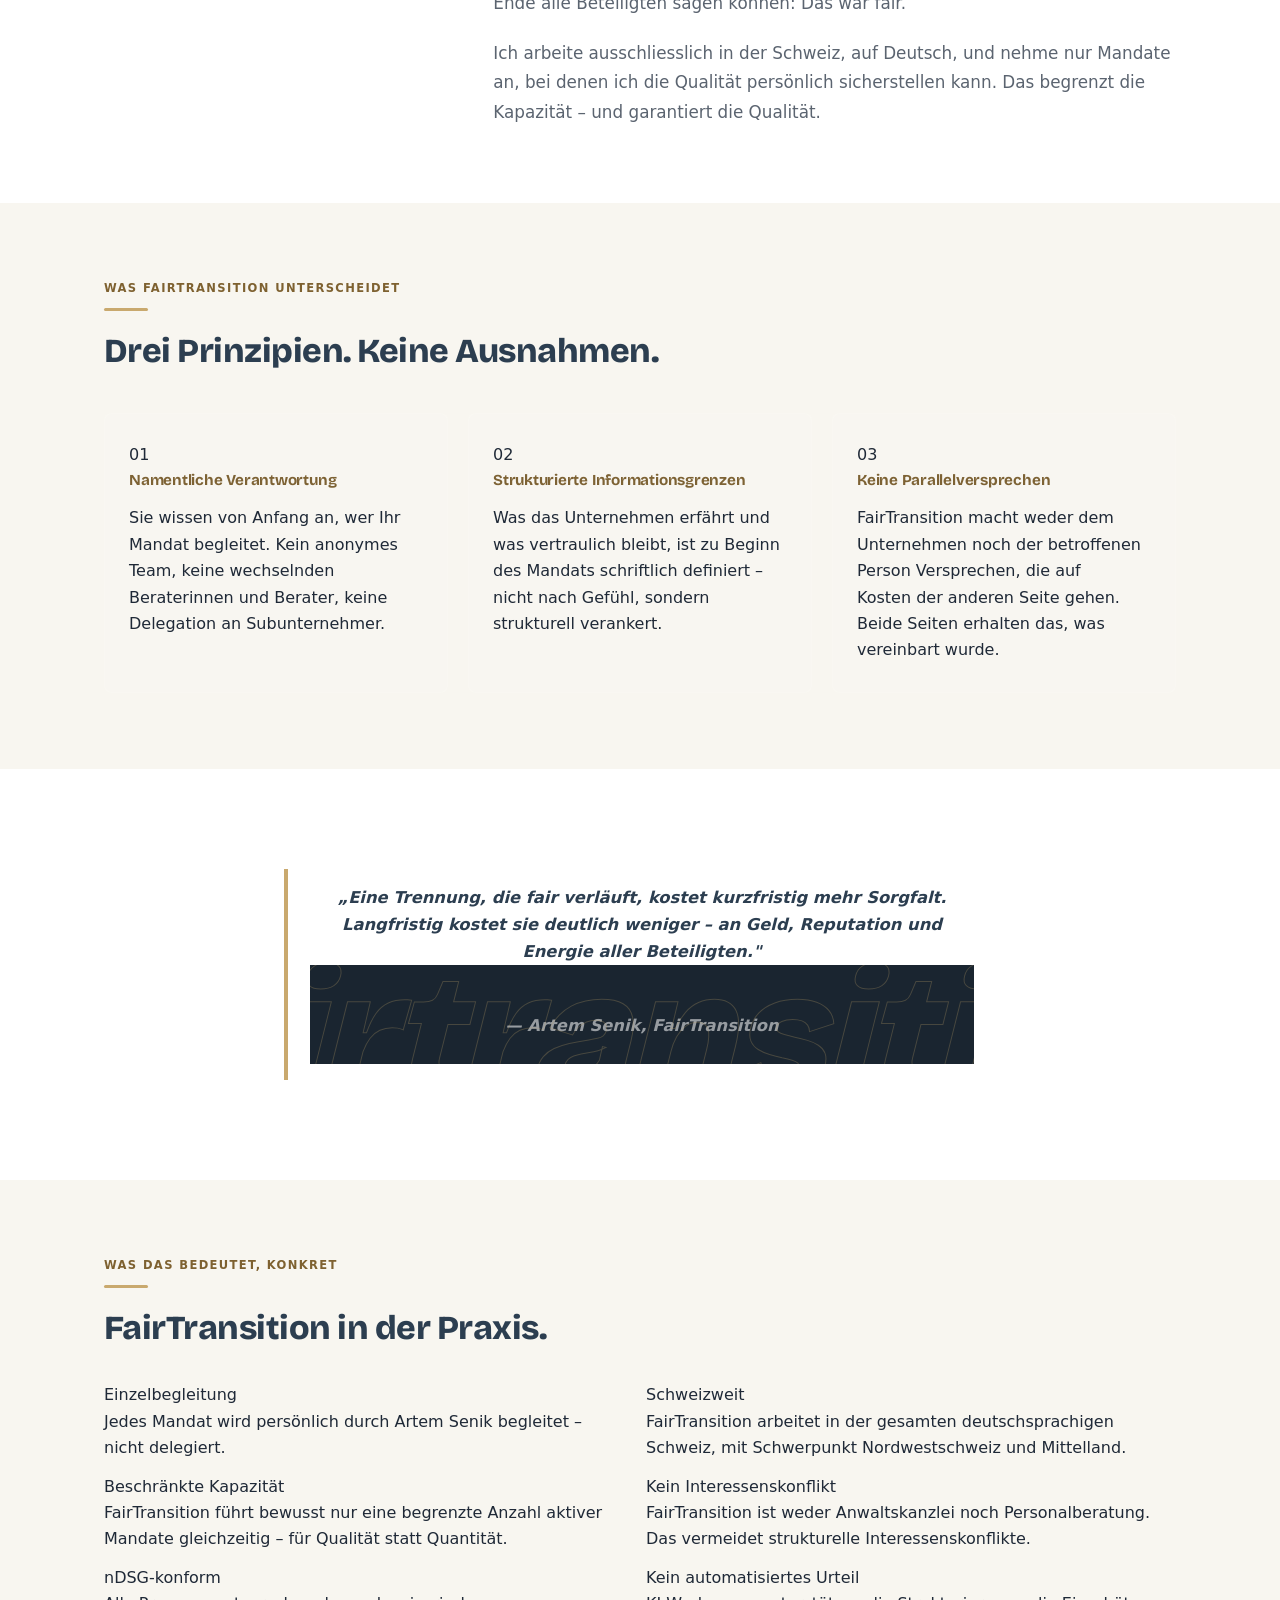
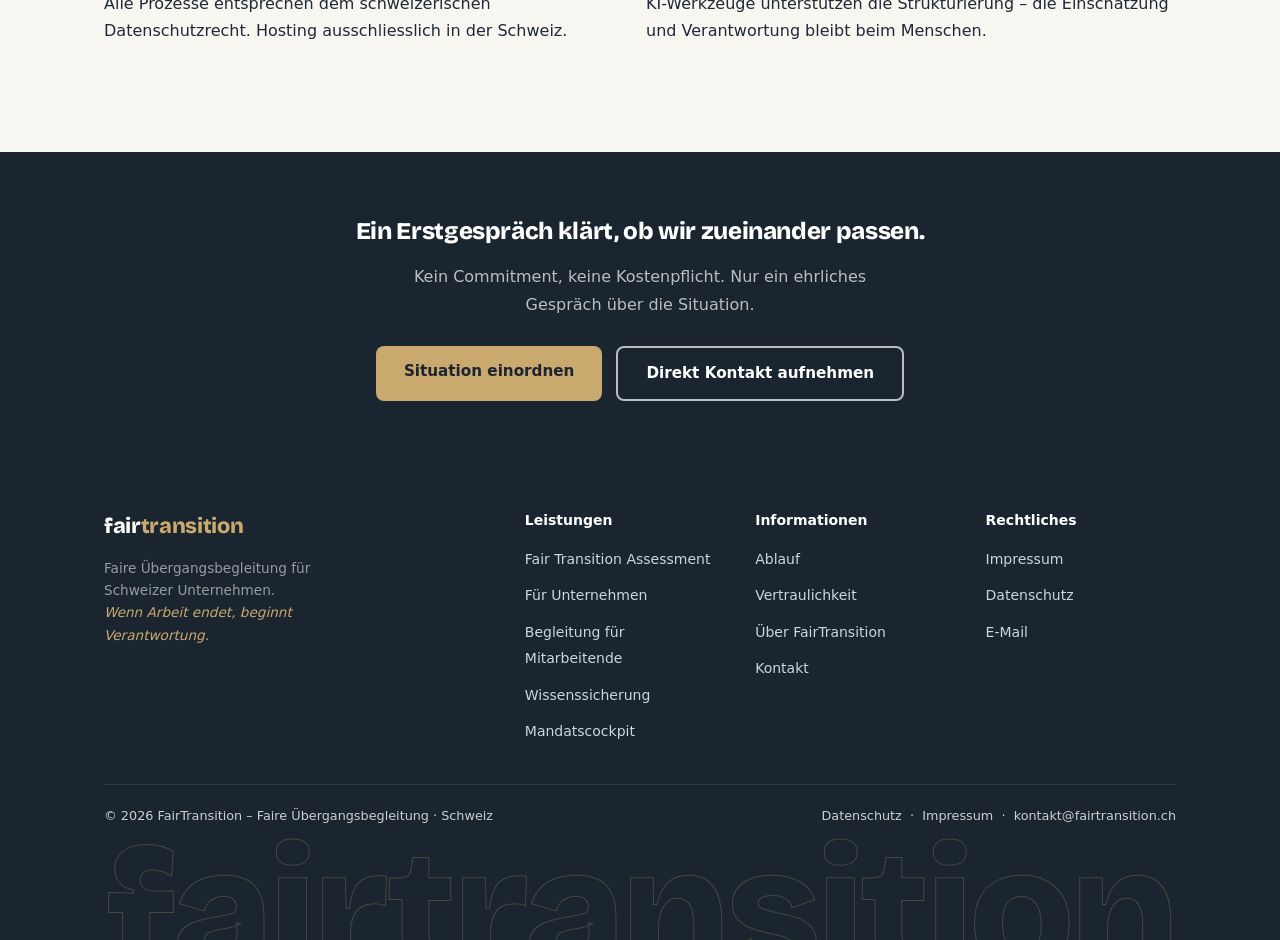
<file: ueber-fairtransition.html>
<!DOCTYPE html>
<html lang="de">
<head>
<meta charset="UTF-8">
<meta name="viewport" content="width=device-width, initial-scale=1.0">
<title>FairTransition | Über uns – Artem Senik, faire Übergangsbegleitung Schweiz</title>
<meta name="description" content="FairTransition ist eine Einzelunternehmung. Hinter jeder Begleitung steht Artem Senik – persönlich, namentlich und verantwortlich. Keine Plattform. Kein anonymes Team.">
<meta name="robots" content="index, follow">
<link rel="canonical" href="https://www.fairtransition.ch/ueber-fairtransition.html">
<meta property="og:type" content="website">
<meta property="og:url" content="https://www.fairtransition.ch/ueber-fairtransition.html">
<meta property="og:title" content="FairTransition | Über uns – Artem Senik, faire Übergangsbegleitung Schweiz">
<meta property="og:description" content="FairTransition ist eine Einzelunternehmung. Hinter jeder Begleitung steht Artem Senik – persönlich, namentlich und verantwortlich. Keine Plattform. Kein anonymes Team.">
<meta property="og:locale" content="de_CH">
<meta property="og:image" content="https://www.fairtransition.ch/media/fairtransition/og-image.webp">
<meta property="og:image:width" content="1200">
<meta property="og:image:height" content="630">
<meta name="twitter:image" content="https://www.fairtransition.ch/media/fairtransition/og-image.webp">
<link rel="icon" type="image/svg+xml" href="favicon.svg">
<link rel="preload" href="fonts/bricolage-grotesque-latin-wght-normal.woff2" as="font" type="font/woff2" crossorigin>
<link rel="stylesheet" href="css/style.css">
<link rel="stylesheet" href="css/modern.css">

</head>
<body>
<a href="index.html#main" class="skip-link">Zum Inhalt springen</a>
<nav id="nav" aria-label="Hauptnavigation">
  <div class="container nav-inner">
    <a href="index.html" class="nav-logo">fair<span>transition</span></a>
    <ul class="nav-links" role="list">
      <li><a href="unternehmen.html">Für Unternehmen</a></li>
      <li><a href="ablauf.html">Ablauf</a></li>
      <li><a href="wissenssicherung.html">Wissenssicherung</a></li>
      <li><a href="vertraulichkeit.html">Vertraulichkeit</a></li>
      <li><a href="ueber-fairtransition.html">Über uns</a></li>
    </ul>
    <a href="assessment.html" class="btn btn-primary btn-sm nav-cta" data-track="cta_nav">Situation einordnen</a>
    <button class="nav-toggle" id="navToggle" aria-label="Menü öffnen" aria-expanded="false">
      <span></span><span></span><span></span>
    </button>
  </div>
</nav>
<main id="main">

<section class="sub-hero" aria-labelledby="ub-h1">
  <div class="container">
    <nav aria-label="Breadcrumb" class="breadcrumb">
      <a href="index.html">Startseite</a><span>›</span><span>Über FairTransition</span>
    </nav>
    <span class="kicker">Über FairTransition</span>
    <h1 id="ub-h1">Persönliche Verantwortung statt anonymer Plattform.</h1>
    <p>Hinter FairTransition steht eine Person. Jedes Mandat wird persönlich begleitet – von der ersten Kontaktaufnahme bis zum Abschluss.</p>
  </div>
</section>

<figure class="ft-band">
  <div class="ft-band-inner"><img src="media/fairtransition/15-ueber-haltung.webp" alt="Artem Senik steht ruhig an einer Fensterfront mit Blick auf eine Schweizer Silhouette" loading="lazy" decoding="async" width="1500" height="900"><figcaption>Standfestigkeit und Verantwortung – die Haltung hinter FairTransition.</figcaption></div>
</figure>

<section style="background:var(--white)" aria-labelledby="ub-artem">
  <div class="container">
    <div class="ueber-grid">
      <div class="ueber-avatar" aria-label="Artem Senik, Gründer FairTransition">
        <svg viewBox="0 0 120 120" xmlns="http://www.w3.org/2000/svg" role="img" aria-label="Avatar Artem Senik" width="120" height="120">
          <circle cx="60" cy="60" r="60" fill="#3a5068"/>
          <circle cx="60" cy="46" r="22" fill="#C9A96E"/>
          <ellipse cx="60" cy="105" rx="38" ry="30" fill="#C9A96E"/>
        </svg>
      </div>
      <div class="ueber-text">
        <span class="kicker">Gründer &amp; Mandatsverantwortlicher</span>
        <div class="rule"></div>
        <h2 id="ub-artem" class="section-title" style="font-size:1.6rem">Artem Senik</h2>
        <p style="font-size:1.05rem;color:var(--gray);line-height:1.75;margin-bottom:20px">Ich habe FairTransition gegründet, weil ich zu oft erlebt habe, was passiert, wenn Trennungsprozesse entweder rein juristisch abgewickelt oder mit freundlichen Outplacement-Paketen überdeckt werden: Die eigentliche Situation – die Unsicherheit, die fehlende Orientierung, der drohende Wissensverlust – bleibt ungelöst.</p>
        <p style="font-size:1.05rem;color:var(--gray);line-height:1.75;margin-bottom:20px">FairTransition ist kein Tool. Keine Plattform. Kein automatisierter Prozess. Es ist eine Begleitung durch eine konkrete, schwierige Phase – mit klaren Verantwortlichkeiten, einem strukturierten Vorgehen und dem Ziel, dass am Ende alle Beteiligten sagen können: Das war fair.</p>
        <p style="font-size:1.05rem;color:var(--gray);line-height:1.75">Ich arbeite ausschliesslich in der Schweiz, auf Deutsch, und nehme nur Mandate an, bei denen ich die Qualität persönlich sicherstellen kann. Das begrenzt die Kapazität – und garantiert die Qualität.</p>
      </div>
    </div>
  </div>
</section>

<section style="background:var(--cream)" aria-labelledby="ub-werte">
  <div class="container">
    <span class="kicker">Was FairTransition unterscheidet</span>
    <div class="rule"></div>
    <h2 id="ub-werte" class="section-title">Drei Prinzipien. Keine Ausnahmen.</h2>

    <div class="pos-grid" style="margin-top:40px">
      <div class="pos-card">
        <div class="pos-num">01</div>
        <h3>Namentliche Verantwortung</h3>
        <p>Sie wissen von Anfang an, wer Ihr Mandat begleitet. Kein anonymes Team, keine wechselnden Beraterinnen und Berater, keine Delegation an Subunternehmer.</p>
      </div>
      <div class="pos-card">
        <div class="pos-num">02</div>
        <h3>Strukturierte Informationsgrenzen</h3>
        <p>Was das Unternehmen erfährt und was vertraulich bleibt, ist zu Beginn des Mandats schriftlich definiert – nicht nach Gefühl, sondern strukturell verankert.</p>
      </div>
      <div class="pos-card">
        <div class="pos-num">03</div>
        <h3>Keine Parallelversprechen</h3>
        <p>FairTransition macht weder dem Unternehmen noch der betroffenen Person Versprechen, die auf Kosten der anderen Seite gehen. Beide Seiten erhalten das, was vereinbart wurde.</p>
      </div>
    </div>
  </div>
</section>

<section style="background:var(--white)" aria-labelledby="ub-quote">
  <div class="container" style="max-width:760px;margin:0 auto;text-align:center">
    <blockquote class="ueber-quote">
      <p>„Eine Trennung, die fair verläuft, kostet kurzfristig mehr Sorgfalt. Langfristig kostet sie deutlich weniger – an Geld, Reputation und Energie aller Beteiligten."</p>
      <footer>— Artem Senik, FairTransition</footer>
    </blockquote>
  </div>
</section>

<section style="background:var(--cream)" aria-labelledby="ub-zahlen">
  <div class="container">
    <span class="kicker">Was das bedeutet, konkret</span>
    <div class="rule"></div>
    <h2 id="ub-zahlen" class="section-title">FairTransition in der Praxis.</h2>
    <div class="ziel-grid" style="margin-top:32px">
      <div class="ziel-card"><span>Einzelbegleitung</span><p>Jedes Mandat wird persönlich durch Artem Senik begleitet – nicht delegiert.</p></div>
      <div class="ziel-card"><span>Schweizweit</span><p>FairTransition arbeitet in der gesamten deutschsprachigen Schweiz, mit Schwerpunkt Nordwestschweiz und Mittelland.</p></div>
      <div class="ziel-card"><span>Beschränkte Kapazität</span><p>FairTransition führt bewusst nur eine begrenzte Anzahl aktiver Mandate gleichzeitig – für Qualität statt Quantität.</p></div>
      <div class="ziel-card"><span>Kein Interessenskonflikt</span><p>FairTransition ist weder Anwaltskanzlei noch Personalberatung. Das vermeidet strukturelle Interessenskonflikte.</p></div>
      <div class="ziel-card"><span>nDSG-konform</span><p>Alle Prozesse entsprechen dem schweizerischen Datenschutzrecht. Hosting ausschliesslich in der Schweiz.</p></div>
      <div class="ziel-card"><span>Kein automatisiertes Urteil</span><p>KI-Werkzeuge unterstützen die Strukturierung – die Einschätzung und Verantwortung bleibt beim Menschen.</p></div>
    </div>
  </div>
</section>

<section style="background:var(--blue-dk);padding:60px 0;text-align:center">
  <div class="container">
    <h2 style="font-size:1.5rem;font-weight:800;color:var(--white);margin-bottom:12px">Ein Erstgespräch klärt, ob wir zueinander passen.</h2>
    <p style="color:rgba(255,255,255,.7);max-width:480px;margin:0 auto 28px;line-height:1.7">Kein Commitment, keine Kostenpflicht. Nur ein ehrliches Gespräch über die Situation.</p>
    <div class="cta-btns">
      <a href="assessment.html" class="btn btn-primary" data-track="cta_ueber_assess">Situation einordnen</a>
      <a href="kontakt.html" class="btn btn-outline" data-track="cta_ueber_kontakt">Direkt Kontakt aufnehmen</a>
    </div>
  </div>
</section>

</main>
<footer>
  <div class="container">
    <div class="footer-inner">
      <div class="footer-brand">
        <div class="logo">fair<span>transition</span></div>
        <p>Faire Übergangsbegleitung für Schweizer Unternehmen.<br><em>Wenn Arbeit endet, beginnt Verantwortung.</em></p>
      </div>
      <div class="footer-col">
        <h4>Leistungen</h4>
        <ul>
          <li><a href="assessment.html">Fair Transition Assessment</a></li>
          <li><a href="unternehmen.html">Für Unternehmen</a></li>
          <li><a href="mitarbeitende.html">Begleitung für Mitarbeitende</a></li>
          <li><a href="wissenssicherung.html">Wissenssicherung</a></li>
          <li><a href="mandatscockpit.html">Mandatscockpit</a></li>
        </ul>
      </div>
      <div class="footer-col">
        <h4>Informationen</h4>
        <ul>
          <li><a href="ablauf.html">Ablauf</a></li>
          <li><a href="vertraulichkeit.html">Vertraulichkeit</a></li>
          <li><a href="ueber-fairtransition.html">Über FairTransition</a></li>
          <li><a href="kontakt.html">Kontakt</a></li>
        </ul>
      </div>
      <div class="footer-col">
        <h4>Rechtliches</h4>
        <ul>
          <li><a href="impressum.html">Impressum</a></li>
          <li><a href="datenschutz.html">Datenschutz</a></li>
          <li><a href="mailto:kontakt@fairtransition.ch">E-Mail</a></li>
        </ul>
      </div>
    </div>
    <div class="footer-bottom">
      <span>© 2026 FairTransition – Faire Übergangsbegleitung · Schweiz</span>
      <span>
        <a href="datenschutz.html">Datenschutz</a> &nbsp;·&nbsp;
        <a href="impressum.html">Impressum</a> &nbsp;·&nbsp;
        <a href="mailto:kontakt@fairtransition.ch">kontakt@fairtransition.ch</a>
      </span>
    </div>
  </div>
</footer>
<script src="js/main.js"></script>
</body>
</html>
</file>
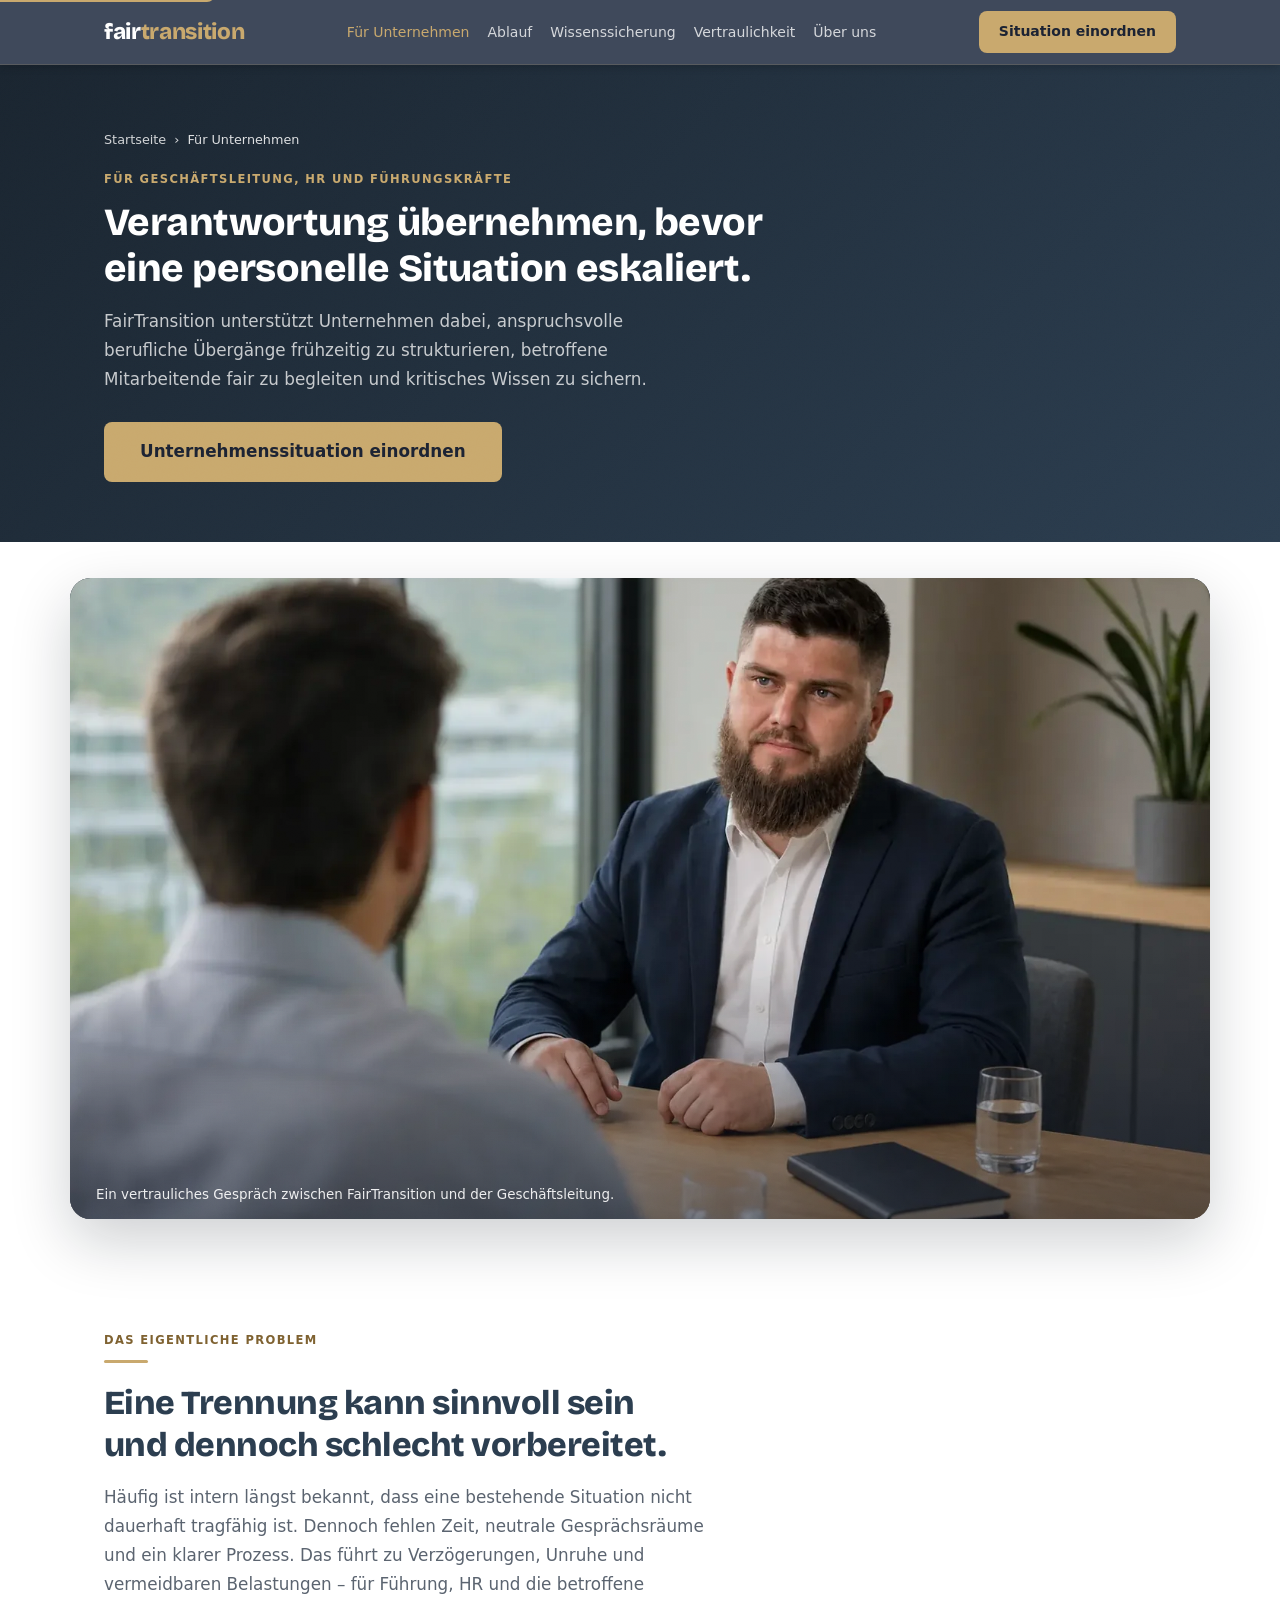
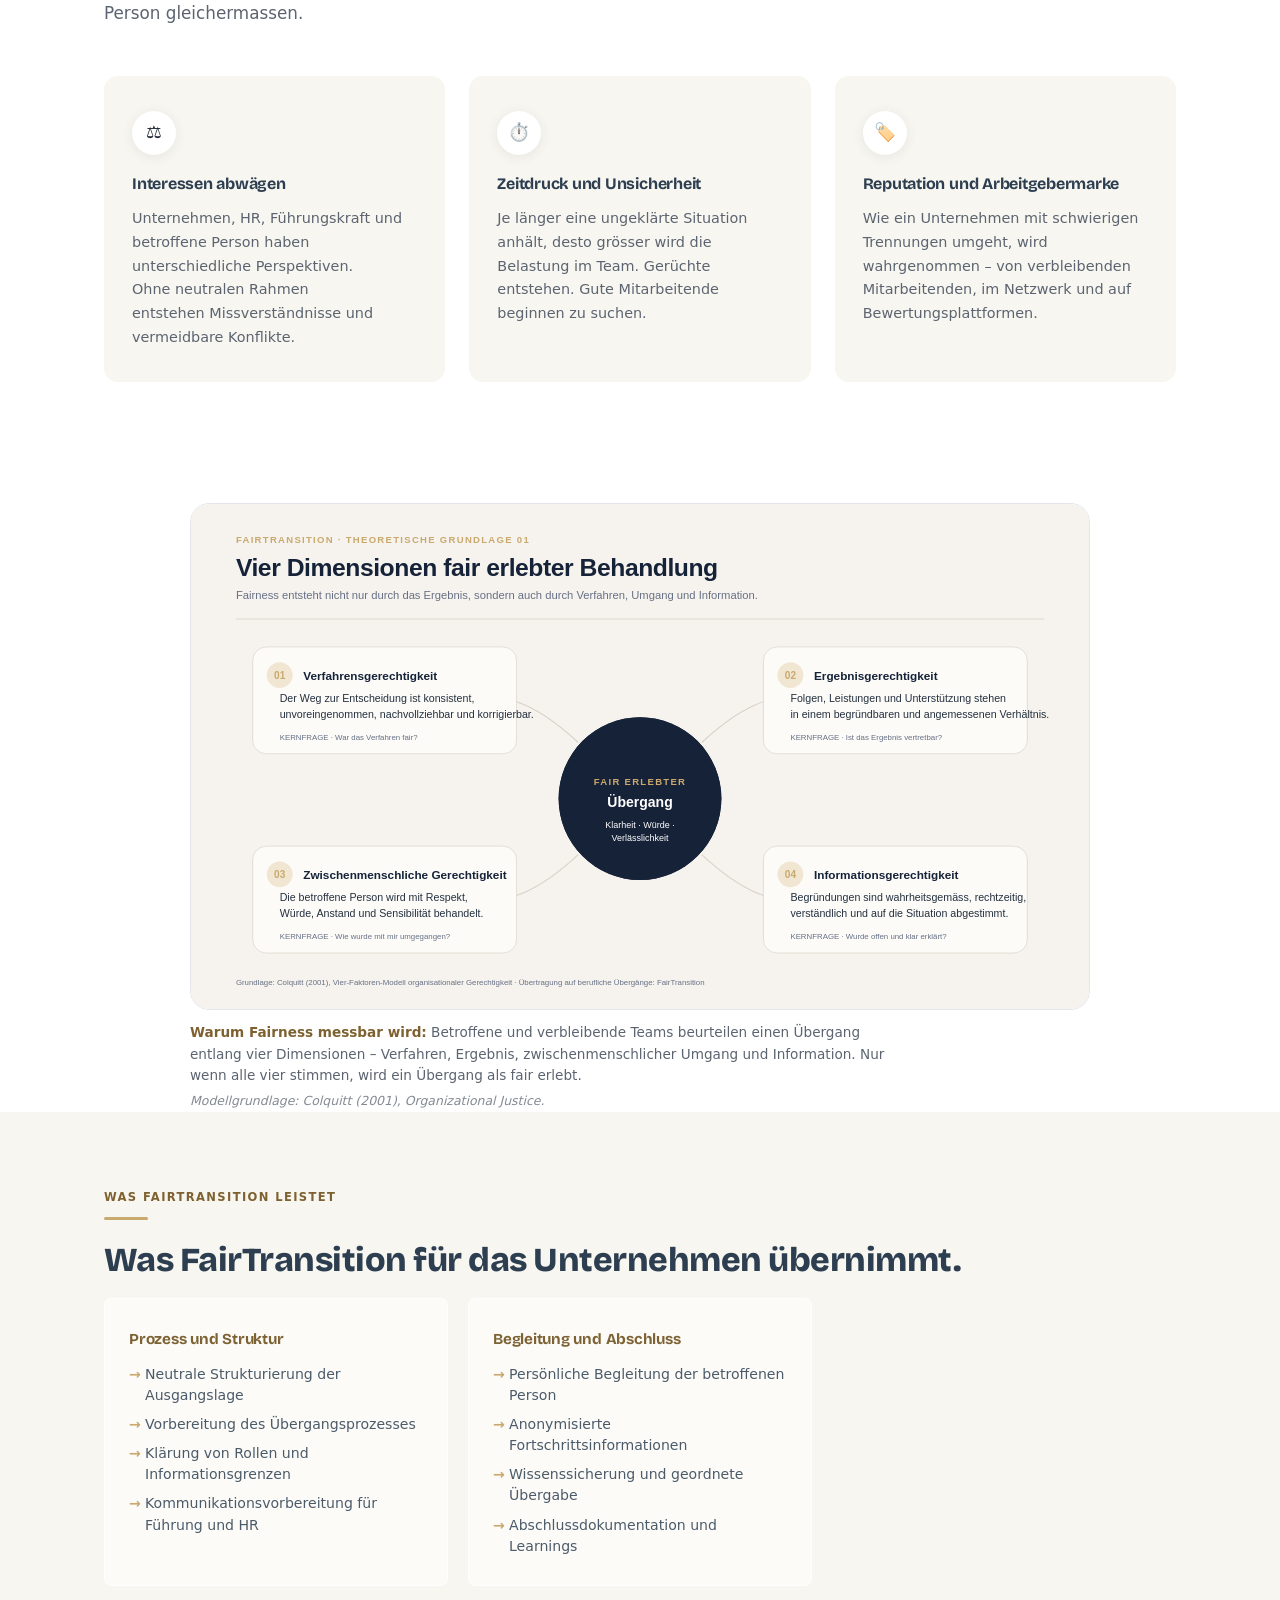
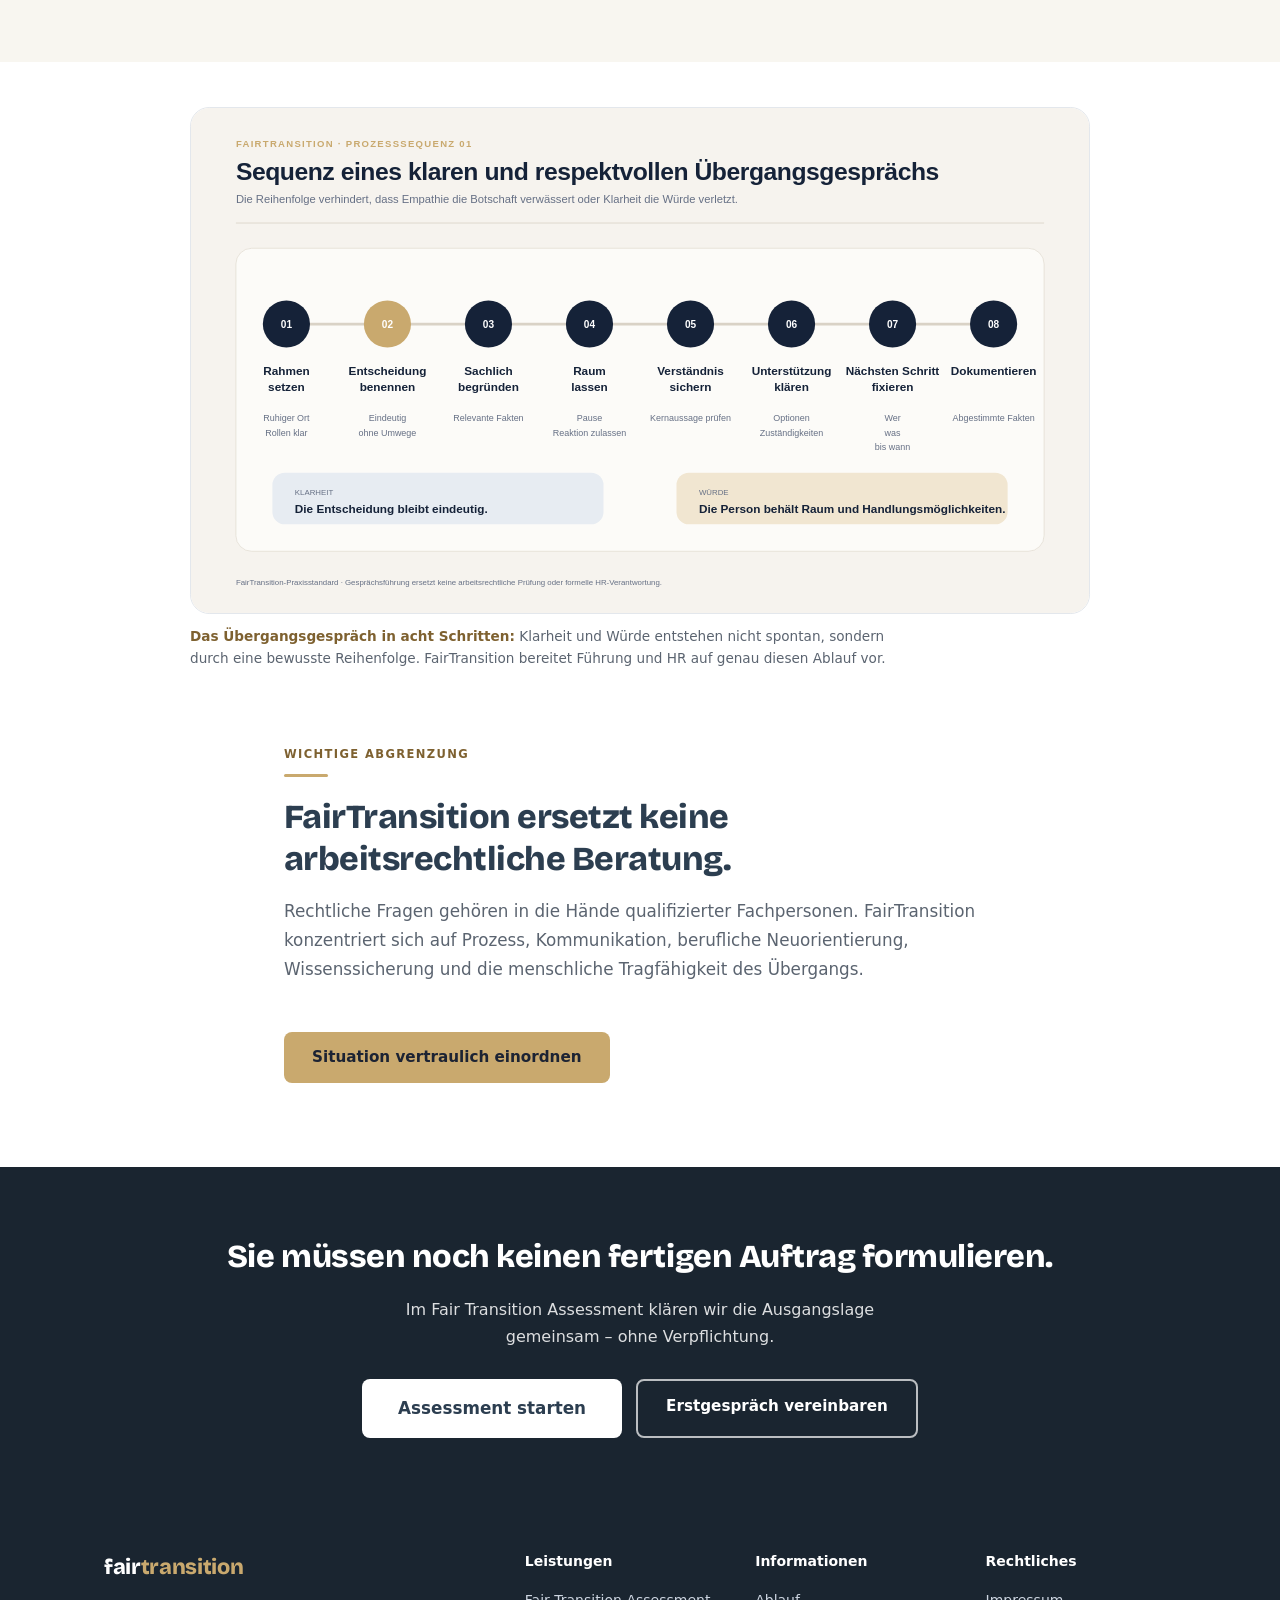
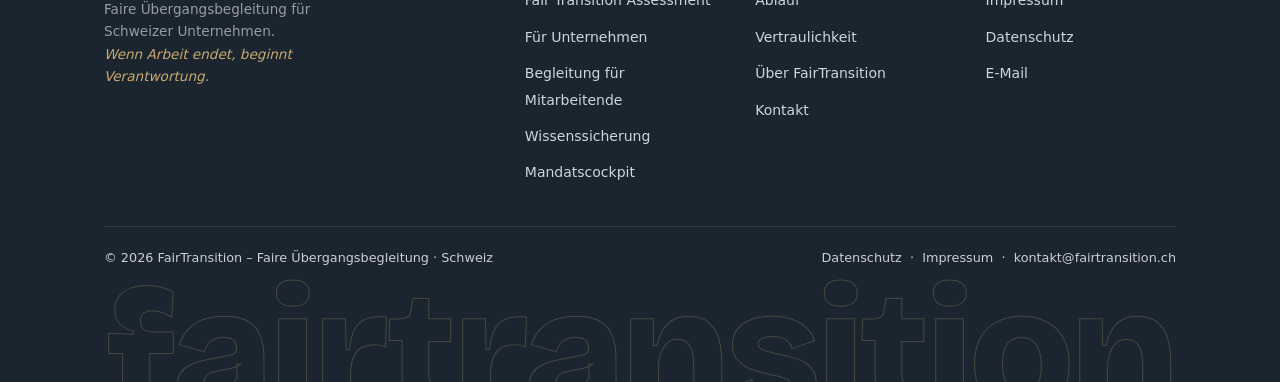
<file: unternehmen.html>
<!DOCTYPE html>
<html lang="de">
<head>
<meta charset="UTF-8">
<meta name="viewport" content="width=device-width, initial-scale=1.0">
<title>FairTransition | Faire Übergangsbegleitung für Unternehmen und HR</title>
<meta name="description" content="FairTransition unterstützt Geschäftsleitung und HR dabei, anspruchsvolle berufliche Übergänge strukturiert, vertraulich und fair zu gestalten – von der Situationseinschätzung bis zum Abschluss.">
<meta name="robots" content="index, follow">
<link rel="canonical" href="https://www.fairtransition.ch/unternehmen.html">
<meta property="og:type" content="website">
<meta property="og:url" content="https://www.fairtransition.ch/unternehmen.html">
<meta property="og:title" content="FairTransition | Faire Übergangsbegleitung für Unternehmen und HR">
<meta property="og:description" content="FairTransition unterstützt Geschäftsleitung und HR dabei, anspruchsvolle berufliche Übergänge strukturiert, vertraulich und fair zu gestalten – von der Situationseinschätzung bis zum Abschluss.">
<meta property="og:locale" content="de_CH">
<meta property="og:image" content="https://www.fairtransition.ch/media/fairtransition/og-image.webp">
<meta property="og:image:width" content="1200">
<meta property="og:image:height" content="630">
<meta name="twitter:image" content="https://www.fairtransition.ch/media/fairtransition/og-image.webp">
<link rel="icon" type="image/svg+xml" href="favicon.svg">
<link rel="preload" href="fonts/bricolage-grotesque-latin-wght-normal.woff2" as="font" type="font/woff2" crossorigin>
<link rel="stylesheet" href="css/style.css">
<link rel="stylesheet" href="css/modern.css">
</head>
<body>
<a href="index.html#main" class="skip-link">Zum Inhalt springen</a>
<nav id="nav" aria-label="Hauptnavigation">
  <div class="container nav-inner">
    <a href="index.html" class="nav-logo">fair<span>transition</span></a>
    <ul class="nav-links" role="list">
      <li><a href="unternehmen.html">Für Unternehmen</a></li>
      <li><a href="ablauf.html">Ablauf</a></li>
      <li><a href="wissenssicherung.html">Wissenssicherung</a></li>
      <li><a href="vertraulichkeit.html">Vertraulichkeit</a></li>
      <li><a href="ueber-fairtransition.html">Über uns</a></li>
    </ul>
    <a href="assessment.html" class="btn btn-primary btn-sm nav-cta" data-track="cta_nav">Situation einordnen</a>
    <button class="nav-toggle" id="navToggle" aria-label="Menü öffnen" aria-expanded="false">
      <span></span><span></span><span></span>
    </button>
  </div>
</nav>
<main id="main">

<section class="sub-hero" aria-labelledby="unt-h1">
  <div class="container">
    <nav aria-label="Breadcrumb" class="breadcrumb">
      <a href="index.html">Startseite</a>
      <span>›</span>
      <span>Für Unternehmen</span>
    </nav>
    <span class="kicker">Für Geschäftsleitung, HR und Führungskräfte</span>
    <h1 id="unt-h1">Verantwortung übernehmen, bevor eine personelle Situation eskaliert.</h1>
    <p>FairTransition unterstützt Unternehmen dabei, anspruchsvolle berufliche Übergänge frühzeitig zu strukturieren, betroffene Mitarbeitende fair zu begleiten und kritisches Wissen zu sichern.</p>
    <a href="assessment.html" class="btn btn-primary btn-lg" data-track="cta_unt_hero">Unternehmenssituation einordnen</a>
  </div>
</section>

<figure class="ft-band">
  <div class="ft-band-inner"><img src="media/fairtransition/10-gespraech-unternehmen.webp" alt="Vertrauliches Erstgespräch mit der Geschäftsleitung an einem hellen Besprechungstisch" loading="lazy" decoding="async" width="1500" height="900"><figcaption>Ein vertrauliches Gespräch zwischen FairTransition und der Geschäftsleitung.</figcaption></div>
</figure>

<section style="background:var(--white)" aria-labelledby="unt-prob">
  <div class="container">
    <span class="kicker">Das eigentliche Problem</span>
    <div class="rule"></div>
    <h2 id="unt-prob" class="section-title">Eine Trennung kann sinnvoll sein und dennoch schlecht vorbereitet.</h2>
    <p class="section-lead">Häufig ist intern längst bekannt, dass eine bestehende Situation nicht dauerhaft tragfähig ist. Dennoch fehlen Zeit, neutrale Gesprächsräume und ein klarer Prozess. Das führt zu Verzögerungen, Unruhe und vermeidbaren Belastungen – für Führung, HR und die betroffene Person gleichermassen.</p>
    <div class="problem-cards">
      <div class="problem-card reveal">
        <div class="problem-card-ico">⚖️</div>
        <h3>Interessen abwägen</h3>
        <p>Unternehmen, HR, Führungskraft und betroffene Person haben unterschiedliche Perspektiven. Ohne neutralen Rahmen entstehen Missverständnisse und vermeidbare Konflikte.</p>
      </div>
      <div class="problem-card reveal">
        <div class="problem-card-ico">⏱️</div>
        <h3>Zeitdruck und Unsicherheit</h3>
        <p>Je länger eine ungeklärte Situation anhält, desto grösser wird die Belastung im Team. Gerüchte entstehen. Gute Mitarbeitende beginnen zu suchen.</p>
      </div>
      <div class="problem-card reveal">
        <div class="problem-card-ico">🏷️</div>
        <h3>Reputation und Arbeitgebermarke</h3>
        <p>Wie ein Unternehmen mit schwierigen Trennungen umgeht, wird wahrgenommen – von verbleibenden Mitarbeitenden, im Netzwerk und auf Bewertungsplattformen.</p>
      </div>
    </div>
  </div>
</section>

<figure class="process-visual">
  <img src="media/prozessgrafiken/01-vier-dimensionen-fairness.svg" width="1600" height="900"
       loading="lazy" decoding="async"
       alt="Vier Dimensionen fair erlebter Behandlung: Verfahren, Ergebnis, zwischenmenschlicher Umgang und Information.">
  <figcaption><b>Warum Fairness messbar wird:</b> Betroffene und verbleibende Teams beurteilen einen Übergang entlang vier Dimensionen – Verfahren, Ergebnis, zwischenmenschlicher Umgang und Information. Nur wenn alle vier stimmen, wird ein Übergang als fair erlebt. <span class="pv-src">Modellgrundlage: Colquitt (2001), Organizational Justice.</span></figcaption>
</figure>

<section style="background:var(--cream)" aria-labelledby="unt-leist">
  <div class="container">
    <span class="kicker">Was FairTransition leistet</span>
    <div class="rule"></div>
    <h2 id="unt-leist" class="section-title">Was FairTransition für das Unternehmen übernimmt.</h2>
    <div class="pos-grid" style="--pos-cols:2">
      <div class="pos-card reveal" style="background:rgba(255,255,255,.5);border:1px solid rgba(255,255,255,.8);">
        <h3 style="color:var(--ochre-deep)">Prozess und Struktur</h3>
        <ul>
          <li style="color:rgba(44,62,80,.85)">Neutrale Strukturierung der Ausgangslage</li>
          <li style="color:rgba(44,62,80,.85)">Vorbereitung des Übergangsprozesses</li>
          <li style="color:rgba(44,62,80,.85)">Klärung von Rollen und Informationsgrenzen</li>
          <li style="color:rgba(44,62,80,.85)">Kommunikationsvorbereitung für Führung und HR</li>
        </ul>
      </div>
      <div class="pos-card reveal" style="background:rgba(255,255,255,.5);border:1px solid rgba(255,255,255,.8);">
        <h3 style="color:var(--ochre-deep)">Begleitung und Abschluss</h3>
        <ul>
          <li style="color:rgba(44,62,80,.85)">Persönliche Begleitung der betroffenen Person</li>
          <li style="color:rgba(44,62,80,.85)">Anonymisierte Fortschrittsinformationen</li>
          <li style="color:rgba(44,62,80,.85)">Wissenssicherung und geordnete Übergabe</li>
          <li style="color:rgba(44,62,80,.85)">Abschlussdokumentation und Learnings</li>
        </ul>
      </div>
    </div>
  </div>
</section>

<figure class="process-visual">
  <img src="media/prozessgrafiken/07-sequenz-uebergangsgespraech.svg" width="1600" height="900"
       loading="lazy" decoding="async"
       alt="Acht Schritte eines klaren und respektvollen Übergangsgesprächs.">
  <figcaption><b>Das Übergangsgespräch in acht Schritten:</b> Klarheit und Würde entstehen nicht spontan, sondern durch eine bewusste Reihenfolge. FairTransition bereitet Führung und HR auf genau diesen Ablauf vor.</figcaption>
</figure>

<section style="background:var(--white)" aria-labelledby="unt-abgr">
  <div class="container" style="max-width:760px;margin:0 auto">
    <span class="kicker">Wichtige Abgrenzung</span>
    <div class="rule"></div>
    <h2 id="unt-abgr" class="section-title">FairTransition ersetzt keine arbeitsrechtliche Beratung.</h2>
    <p class="section-lead" style="max-width:100%">Rechtliche Fragen gehören in die Hände qualifizierter Fachpersonen. FairTransition konzentriert sich auf Prozess, Kommunikation, berufliche Neuorientierung, Wissenssicherung und die menschliche Tragfähigkeit des Übergangs.</p>
    <a href="assessment.html" class="btn btn-primary" data-track="cta_unt_assess">Situation vertraulich einordnen</a>
  </div>
</section>

<section style="background:var(--blue-dk);padding:64px 0;text-align:center" aria-labelledby="unt-cta">
  <div class="container">
    <h2 id="unt-cta" style="font-size:clamp(1.4rem,3vw,2rem);font-weight:800;color:var(--white);margin-bottom:12px">Sie müssen noch keinen fertigen Auftrag formulieren.</h2>
    <p style="color:rgba(255,255,255,.85);max-width:500px;margin:0 auto 28px;line-height:1.7">Im Fair Transition Assessment klären wir die Ausgangslage gemeinsam – ohne Verpflichtung.</p>
    <div class="cta-btns">
      <a href="assessment.html" class="btn btn-white btn-lg" data-track="cta_unt_bottom">Assessment starten</a>
      <a href="kontakt.html" class="btn btn-outline" data-track="cta_unt_kontakt">Erstgespräch vereinbaren</a>
    </div>
  </div>
</section>

</main>
<footer>
  <div class="container">
    <div class="footer-inner">
      <div class="footer-brand">
        <div class="logo">fair<span>transition</span></div>
        <p>Faire Übergangsbegleitung für Schweizer Unternehmen.<br><em>Wenn Arbeit endet, beginnt Verantwortung.</em></p>
      </div>
      <div class="footer-col">
        <h4>Leistungen</h4>
        <ul>
          <li><a href="assessment.html">Fair Transition Assessment</a></li>
          <li><a href="unternehmen.html">Für Unternehmen</a></li>
          <li><a href="mitarbeitende.html">Begleitung für Mitarbeitende</a></li>
          <li><a href="wissenssicherung.html">Wissenssicherung</a></li>
          <li><a href="mandatscockpit.html">Mandatscockpit</a></li>
        </ul>
      </div>
      <div class="footer-col">
        <h4>Informationen</h4>
        <ul>
          <li><a href="ablauf.html">Ablauf</a></li>
          <li><a href="vertraulichkeit.html">Vertraulichkeit</a></li>
          <li><a href="ueber-fairtransition.html">Über FairTransition</a></li>
          <li><a href="kontakt.html">Kontakt</a></li>
        </ul>
      </div>
      <div class="footer-col">
        <h4>Rechtliches</h4>
        <ul>
          <li><a href="impressum.html">Impressum</a></li>
          <li><a href="datenschutz.html">Datenschutz</a></li>
          <li><a href="mailto:kontakt@fairtransition.ch">E-Mail</a></li>
        </ul>
      </div>
    </div>
    <div class="footer-bottom">
      <span>© 2026 FairTransition – Faire Übergangsbegleitung · Schweiz</span>
      <span>
        <a href="datenschutz.html">Datenschutz</a> &nbsp;·&nbsp;
        <a href="impressum.html">Impressum</a> &nbsp;·&nbsp;
        <a href="mailto:kontakt@fairtransition.ch">kontakt@fairtransition.ch</a>
      </span>
    </div>
  </div>
</footer>
<script src="js/main.js"></script>
</body>
</html>
</file>
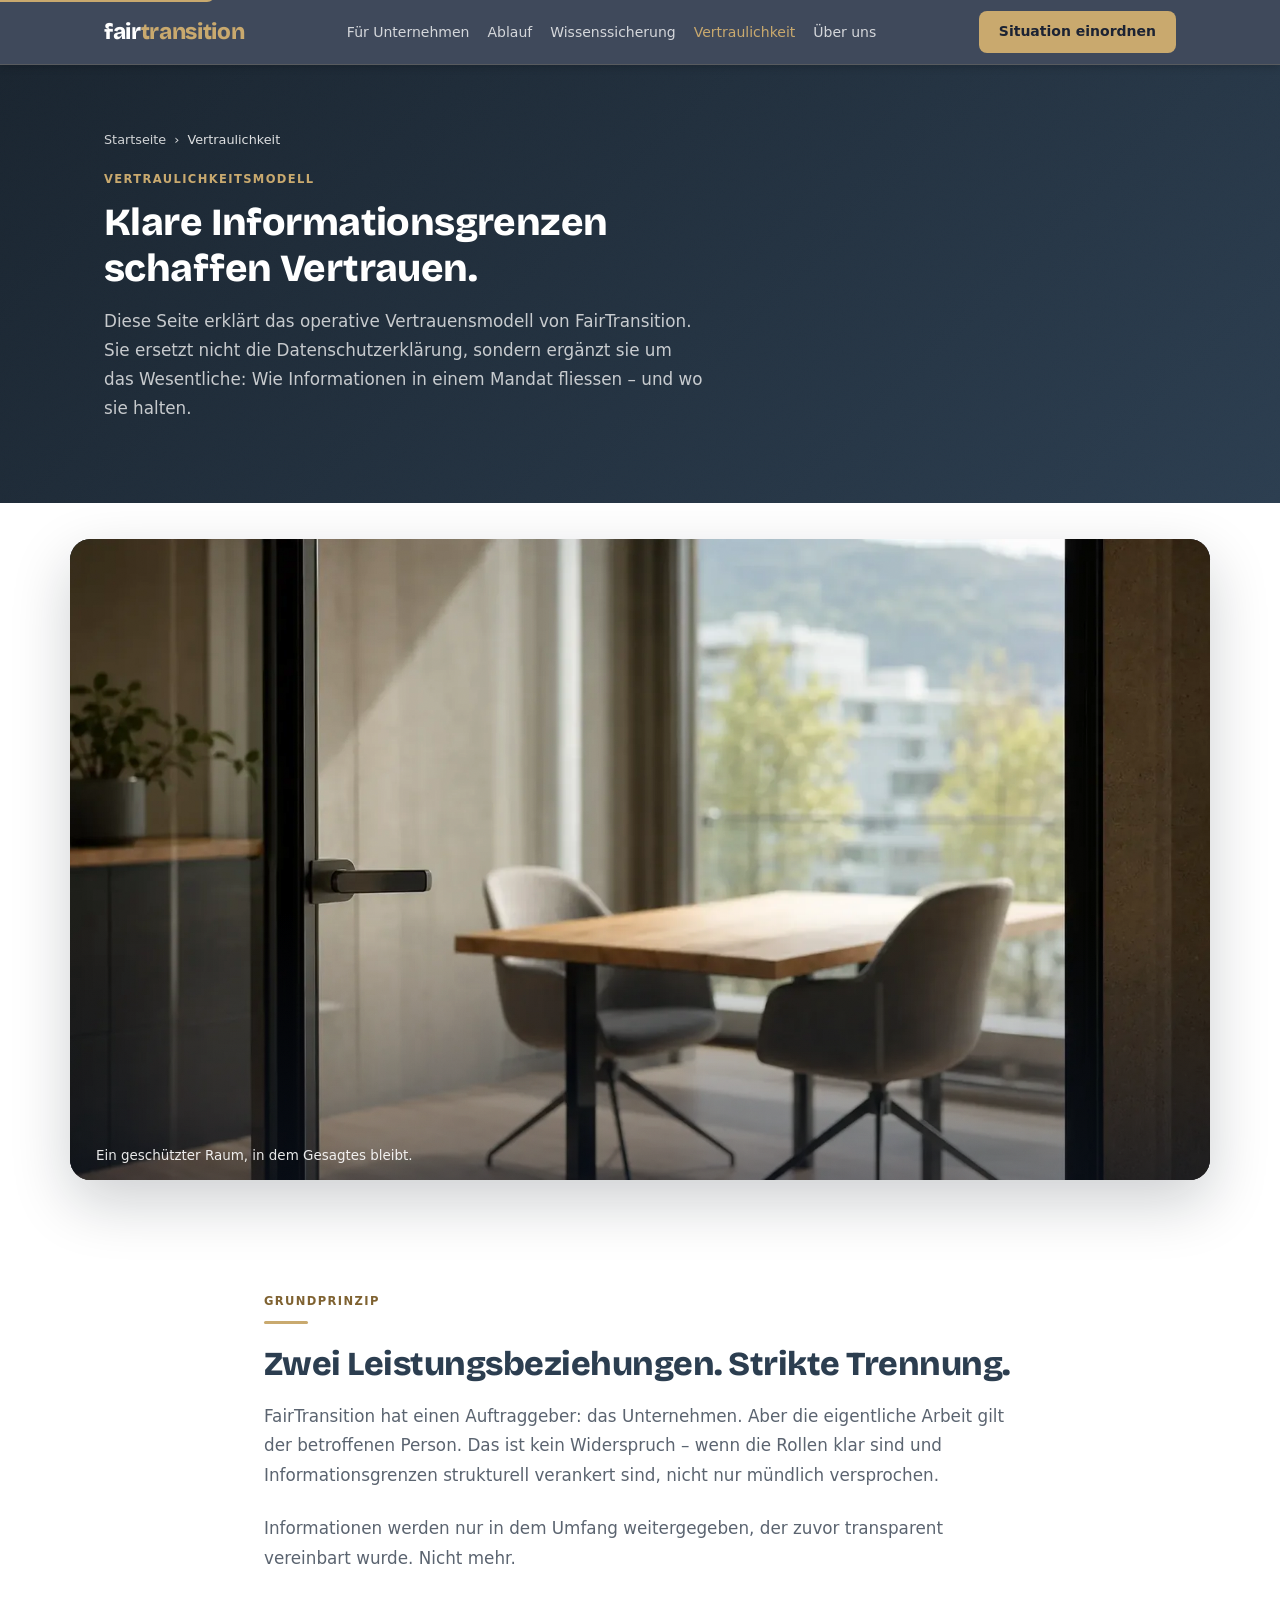
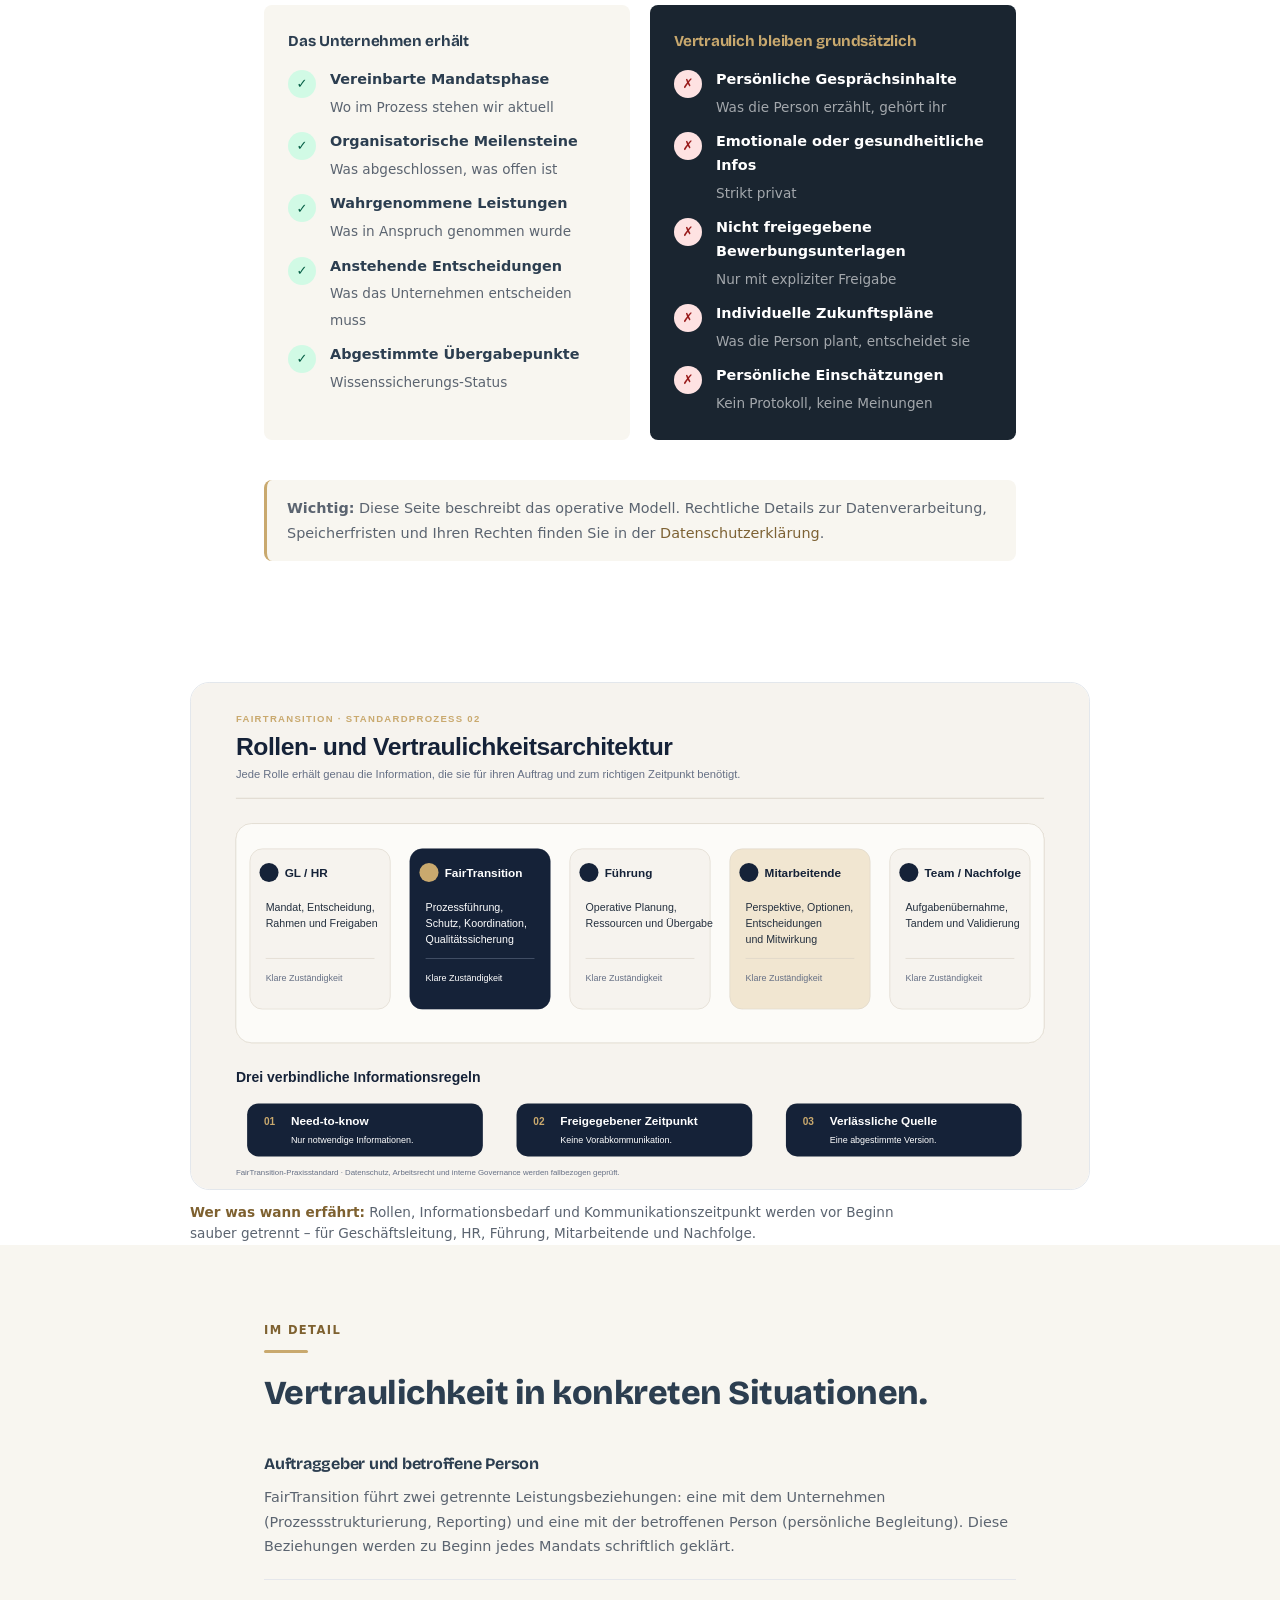
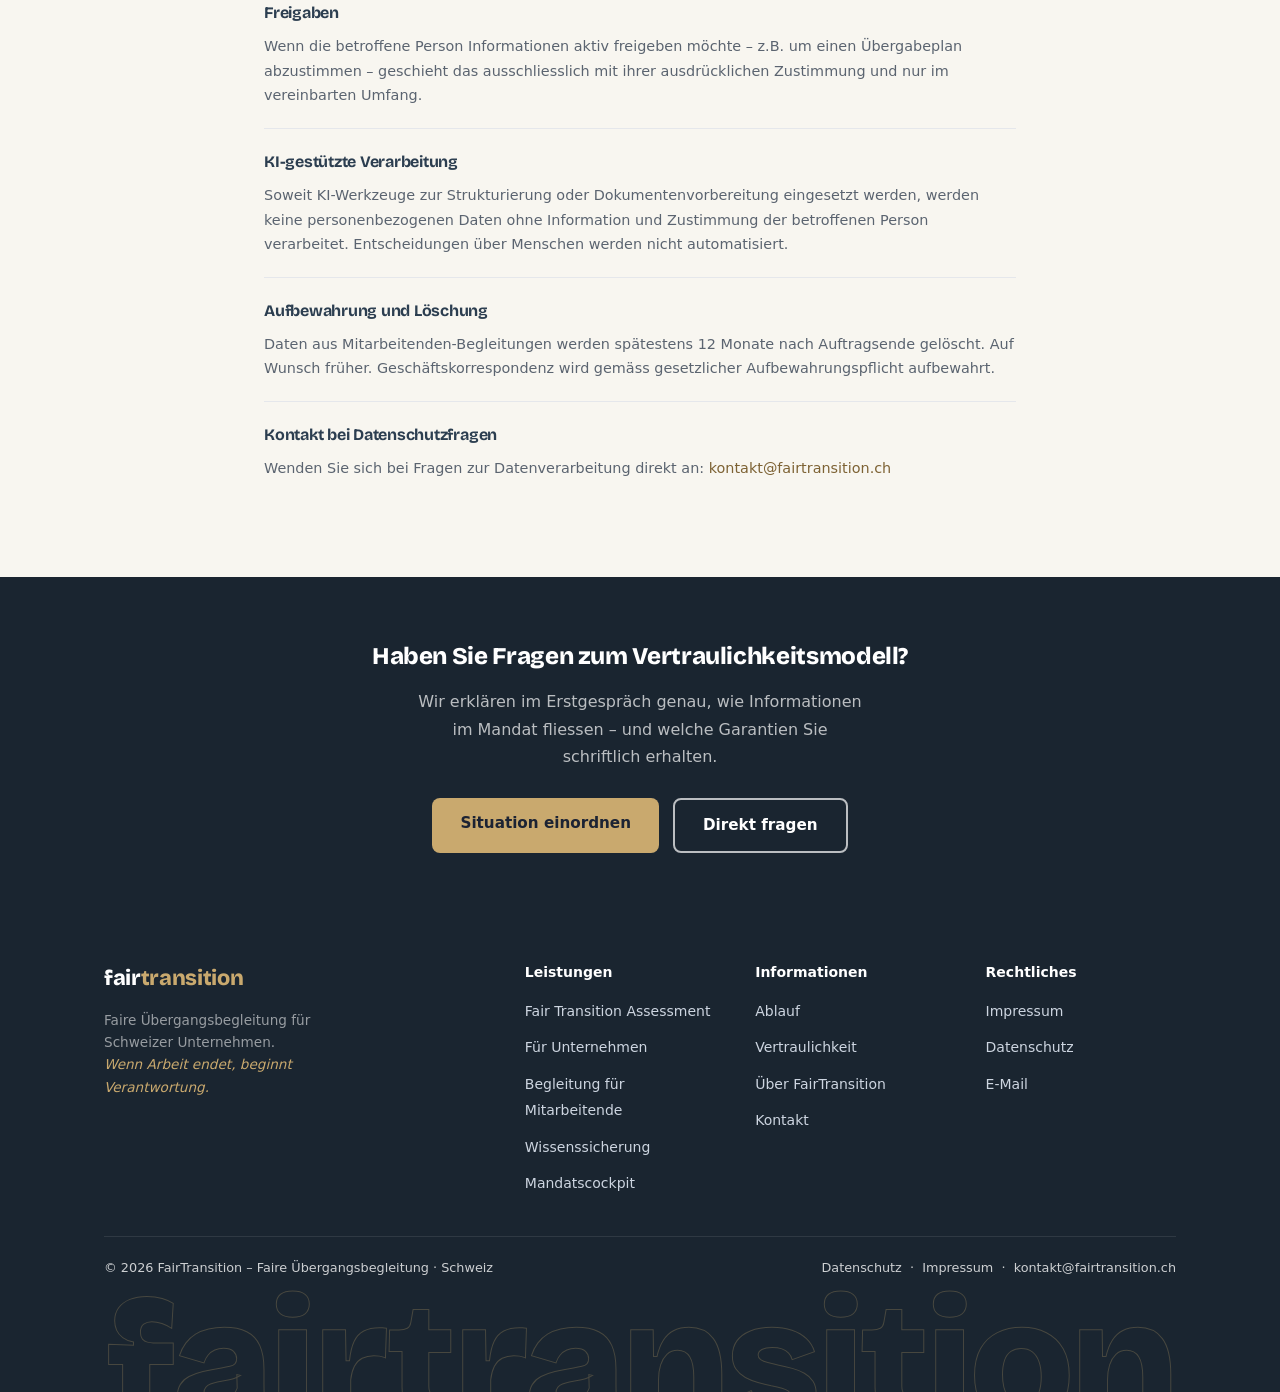
<file: vertraulichkeit.html>
<!DOCTYPE html>
<html lang="de">
<head>
<meta charset="UTF-8">
<meta name="viewport" content="width=device-width, initial-scale=1.0">
<title>FairTransition | Vertraulichkeit – Klare Informationsgrenzen schaffen Vertrauen</title>
<meta name="description" content="FairTransition trennt konsequent zwischen Prozessinformationen für das Unternehmen und persönlichen Gesprächsinhalten der betroffenen Person. Das ist die Grundlage jedes Mandats.">
<meta name="robots" content="index, follow">
<link rel="canonical" href="https://www.fairtransition.ch/vertraulichkeit.html">
<meta property="og:type" content="website">
<meta property="og:url" content="https://www.fairtransition.ch/vertraulichkeit.html">
<meta property="og:title" content="FairTransition | Vertraulichkeit – Klare Informationsgrenzen schaffen Vertrauen">
<meta property="og:description" content="FairTransition trennt konsequent zwischen Prozessinformationen für das Unternehmen und persönlichen Gesprächsinhalten der betroffenen Person. Das ist die Grundlage jedes Mandats.">
<meta property="og:locale" content="de_CH">
<meta property="og:image" content="https://www.fairtransition.ch/media/fairtransition/og-image.webp">
<meta property="og:image:width" content="1200">
<meta property="og:image:height" content="630">
<meta name="twitter:image" content="https://www.fairtransition.ch/media/fairtransition/og-image.webp">
<link rel="icon" type="image/svg+xml" href="favicon.svg">
<link rel="preload" href="fonts/bricolage-grotesque-latin-wght-normal.woff2" as="font" type="font/woff2" crossorigin>
<link rel="stylesheet" href="css/style.css">
<link rel="stylesheet" href="css/modern.css">

</head>
<body>
<a href="index.html#main" class="skip-link">Zum Inhalt springen</a>
<nav id="nav" aria-label="Hauptnavigation">
  <div class="container nav-inner">
    <a href="index.html" class="nav-logo">fair<span>transition</span></a>
    <ul class="nav-links" role="list">
      <li><a href="unternehmen.html">Für Unternehmen</a></li>
      <li><a href="ablauf.html">Ablauf</a></li>
      <li><a href="wissenssicherung.html">Wissenssicherung</a></li>
      <li><a href="vertraulichkeit.html">Vertraulichkeit</a></li>
      <li><a href="ueber-fairtransition.html">Über uns</a></li>
    </ul>
    <a href="assessment.html" class="btn btn-primary btn-sm nav-cta" data-track="cta_nav">Situation einordnen</a>
    <button class="nav-toggle" id="navToggle" aria-label="Menü öffnen" aria-expanded="false">
      <span></span><span></span><span></span>
    </button>
  </div>
</nav>
<main id="main">

<section class="sub-hero" aria-labelledby="vt-h1">
  <div class="container">
    <nav aria-label="Breadcrumb" class="breadcrumb">
      <a href="index.html">Startseite</a><span>›</span><span>Vertraulichkeit</span>
    </nav>
    <span class="kicker">Vertraulichkeitsmodell</span>
    <h1 id="vt-h1">Klare Informationsgrenzen schaffen Vertrauen.</h1>
    <p>Diese Seite erklärt das operative Vertrauensmodell von FairTransition. Sie ersetzt nicht die Datenschutzerklärung, sondern ergänzt sie um das Wesentliche: Wie Informationen in einem Mandat fliessen – und wo sie halten.</p>
  </div>
</section>

<figure class="ft-band">
  <div class="ft-band-inner"><img src="media/fairtransition/13-vertraulichkeit.webp" alt="Ruhiger, leerer Besprechungsraum hinter einer Glastür mit weichem Tageslicht" loading="lazy" decoding="async" width="1500" height="900"><figcaption>Ein geschützter Raum, in dem Gesagtes bleibt.</figcaption></div>
</figure>

<section style="background:var(--white)" aria-labelledby="vt-grund">
  <div class="container" style="max-width:800px;margin:0 auto">
    <span class="kicker">Grundprinzip</span>
    <div class="rule"></div>
    <h2 id="vt-grund" class="section-title">Zwei Leistungsbeziehungen. Strikte Trennung.</h2>
    <p style="font-size:1.05rem;color:var(--gray);line-height:1.75;margin-bottom:24px">FairTransition hat einen Auftraggeber: das Unternehmen. Aber die eigentliche Arbeit gilt der betroffenen Person. Das ist kein Widerspruch – wenn die Rollen klar sind und Informationsgrenzen strukturell verankert sind, nicht nur mündlich versprochen.</p>
    <p style="font-size:1.05rem;color:var(--gray);line-height:1.75;margin-bottom:32px">Informationen werden nur in dem Umfang weitergegeben, der zuvor transparent vereinbart wurde. Nicht mehr.</p>

    <div style="display:grid;grid-template-columns:1fr 1fr;gap:20px;margin-bottom:40px">
      <div style="background:var(--cream);border-radius:var(--r);padding:24px">
        <h3 style="font-size:.95rem;font-weight:700;color:var(--blue);margin-bottom:14px">Das Unternehmen erhält</h3>
        <ul style="display:flex;flex-direction:column;gap:10px">
          <li class="vertrauen-item" style="margin-bottom:0"><div class="v-ico yes">✓</div><div class="v-text"><strong>Vereinbarte Mandatsphase</strong><span>Wo im Prozess stehen wir aktuell</span></div></li>
          <li class="vertrauen-item" style="margin-bottom:0"><div class="v-ico yes">✓</div><div class="v-text"><strong>Organisatorische Meilensteine</strong><span>Was abgeschlossen, was offen ist</span></div></li>
          <li class="vertrauen-item" style="margin-bottom:0"><div class="v-ico yes">✓</div><div class="v-text"><strong>Wahrgenommene Leistungen</strong><span>Was in Anspruch genommen wurde</span></div></li>
          <li class="vertrauen-item" style="margin-bottom:0"><div class="v-ico yes">✓</div><div class="v-text"><strong>Anstehende Entscheidungen</strong><span>Was das Unternehmen entscheiden muss</span></div></li>
          <li class="vertrauen-item" style="margin-bottom:0"><div class="v-ico yes">✓</div><div class="v-text"><strong>Abgestimmte Übergabepunkte</strong><span>Wissenssicherungs-Status</span></div></li>
        </ul>
      </div>
      <div style="background:var(--blue-dk);border-radius:var(--r);padding:24px">
        <h3 style="font-size:.95rem;font-weight:700;color:var(--ochre);margin-bottom:14px">Vertraulich bleiben grundsätzlich</h3>
        <ul style="display:flex;flex-direction:column;gap:10px">
          <li class="vertrauen-item" style="margin-bottom:0"><div class="v-ico no">✗</div><div class="v-text"><strong style="color:var(--white)">Persönliche Gesprächsinhalte</strong><span style="color:rgba(255,255,255,.6)">Was die Person erzählt, gehört ihr</span></div></li>
          <li class="vertrauen-item" style="margin-bottom:0"><div class="v-ico no">✗</div><div class="v-text"><strong style="color:var(--white)">Emotionale oder gesundheitliche Infos</strong><span style="color:rgba(255,255,255,.6)">Strikt privat</span></div></li>
          <li class="vertrauen-item" style="margin-bottom:0"><div class="v-ico no">✗</div><div class="v-text"><strong style="color:var(--white)">Nicht freigegebene Bewerbungsunterlagen</strong><span style="color:rgba(255,255,255,.6)">Nur mit expliziter Freigabe</span></div></li>
          <li class="vertrauen-item" style="margin-bottom:0"><div class="v-ico no">✗</div><div class="v-text"><strong style="color:var(--white)">Individuelle Zukunftspläne</strong><span style="color:rgba(255,255,255,.6)">Was die Person plant, entscheidet sie</span></div></li>
          <li class="vertrauen-item" style="margin-bottom:0"><div class="v-ico no">✗</div><div class="v-text"><strong style="color:var(--white)">Persönliche Einschätzungen</strong><span style="color:rgba(255,255,255,.6)">Kein Protokoll, keine Meinungen</span></div></li>
        </ul>
      </div>
    </div>
    <p style="font-size:.9rem;color:var(--gray);line-height:1.7;padding:16px 20px;background:var(--cream);border-radius:var(--r);border-left:3px solid var(--ochre)">
      <strong>Wichtig:</strong> Diese Seite beschreibt das operative Modell. Rechtliche Details zur Datenverarbeitung, Speicherfristen und Ihren Rechten finden Sie in der <a href="datenschutz.html">Datenschutzerklärung</a>.
    </p>
  </div>
</section>

<figure class="process-visual">
  <img src="media/prozessgrafiken/05-rollen-und-vertraulichkeit.svg" width="1600" height="900"
       loading="lazy" decoding="async"
       alt="Rollen von Geschäftsleitung, HR, FairTransition, Führung, Mitarbeitenden und Nachfolge sowie drei Regeln für vertrauliche Information.">
  <figcaption><b>Wer was wann erfährt:</b> Rollen, Informationsbedarf und Kommunikationszeitpunkt werden vor Beginn sauber getrennt – für Geschäftsleitung, HR, Führung, Mitarbeitende und Nachfolge.</figcaption>
</figure>

<section style="background:var(--cream)" aria-labelledby="vt-themen">
  <div class="container" style="max-width:800px;margin:0 auto">
    <span class="kicker">Im Detail</span>
    <div class="rule"></div>
    <h2 id="vt-themen" class="section-title">Vertraulichkeit in konkreten Situationen.</h2>

    <div style="display:flex;flex-direction:column;gap:0">
      <div style="border-bottom:1px solid var(--gray-ln);padding:20px 0">
        <h3 style="font-size:1rem;font-weight:700;color:var(--blue);margin-bottom:8px">Auftraggeber und betroffene Person</h3>
        <p style="font-size:.9rem;color:var(--gray);line-height:1.7">FairTransition führt zwei getrennte Leistungsbeziehungen: eine mit dem Unternehmen (Prozessstrukturierung, Reporting) und eine mit der betroffenen Person (persönliche Begleitung). Diese Beziehungen werden zu Beginn jedes Mandats schriftlich geklärt.</p>
      </div>
      <div style="border-bottom:1px solid var(--gray-ln);padding:20px 0">
        <h3 style="font-size:1rem;font-weight:700;color:var(--blue);margin-bottom:8px">Freigaben</h3>
        <p style="font-size:.9rem;color:var(--gray);line-height:1.7">Wenn die betroffene Person Informationen aktiv freigeben möchte – z.B. um einen Übergabeplan abzustimmen – geschieht das ausschliesslich mit ihrer ausdrücklichen Zustimmung und nur im vereinbarten Umfang.</p>
      </div>
      <div style="border-bottom:1px solid var(--gray-ln);padding:20px 0">
        <h3 style="font-size:1rem;font-weight:700;color:var(--blue);margin-bottom:8px">KI-gestützte Verarbeitung</h3>
        <p style="font-size:.9rem;color:var(--gray);line-height:1.7">Soweit KI-Werkzeuge zur Strukturierung oder Dokumentenvorbereitung eingesetzt werden, werden keine personenbezogenen Daten ohne Information und Zustimmung der betroffenen Person verarbeitet. Entscheidungen über Menschen werden nicht automatisiert.</p>
      </div>
      <div style="border-bottom:1px solid var(--gray-ln);padding:20px 0">
        <h3 style="font-size:1rem;font-weight:700;color:var(--blue);margin-bottom:8px">Aufbewahrung und Löschung</h3>
        <p style="font-size:.9rem;color:var(--gray);line-height:1.7">Daten aus Mitarbeitenden-Begleitungen werden spätestens 12 Monate nach Auftragsende gelöscht. Auf Wunsch früher. Geschäftskorrespondenz wird gemäss gesetzlicher Aufbewahrungspflicht aufbewahrt.</p>
      </div>
      <div style="padding:20px 0">
        <h3 style="font-size:1rem;font-weight:700;color:var(--blue);margin-bottom:8px">Kontakt bei Datenschutzfragen</h3>
        <p style="font-size:.9rem;color:var(--gray);line-height:1.7">Wenden Sie sich bei Fragen zur Datenverarbeitung direkt an: <a href="mailto:kontakt@fairtransition.ch">kontakt@fairtransition.ch</a></p>
      </div>
    </div>
  </div>
</section>

<section style="background:var(--blue-dk);padding:60px 0;text-align:center">
  <div class="container">
    <h2 style="font-size:1.5rem;font-weight:800;color:var(--white);margin-bottom:12px">Haben Sie Fragen zum Vertraulichkeitsmodell?</h2>
    <p style="color:rgba(255,255,255,.7);max-width:480px;margin:0 auto 28px;line-height:1.7">Wir erklären im Erstgespräch genau, wie Informationen im Mandat fliessen – und welche Garantien Sie schriftlich erhalten.</p>
    <div class="cta-btns">
      <a href="assessment.html" class="btn btn-primary" data-track="cta_vert_assess">Situation einordnen</a>
      <a href="kontakt.html" class="btn btn-outline" data-track="cta_vert_kontakt">Direkt fragen</a>
    </div>
  </div>
</section>

</main>
<footer>
  <div class="container">
    <div class="footer-inner">
      <div class="footer-brand">
        <div class="logo">fair<span>transition</span></div>
        <p>Faire Übergangsbegleitung für Schweizer Unternehmen.<br><em>Wenn Arbeit endet, beginnt Verantwortung.</em></p>
      </div>
      <div class="footer-col">
        <h4>Leistungen</h4>
        <ul>
          <li><a href="assessment.html">Fair Transition Assessment</a></li>
          <li><a href="unternehmen.html">Für Unternehmen</a></li>
          <li><a href="mitarbeitende.html">Begleitung für Mitarbeitende</a></li>
          <li><a href="wissenssicherung.html">Wissenssicherung</a></li>
          <li><a href="mandatscockpit.html">Mandatscockpit</a></li>
        </ul>
      </div>
      <div class="footer-col">
        <h4>Informationen</h4>
        <ul>
          <li><a href="ablauf.html">Ablauf</a></li>
          <li><a href="vertraulichkeit.html">Vertraulichkeit</a></li>
          <li><a href="ueber-fairtransition.html">Über FairTransition</a></li>
          <li><a href="kontakt.html">Kontakt</a></li>
        </ul>
      </div>
      <div class="footer-col">
        <h4>Rechtliches</h4>
        <ul>
          <li><a href="impressum.html">Impressum</a></li>
          <li><a href="datenschutz.html">Datenschutz</a></li>
          <li><a href="mailto:kontakt@fairtransition.ch">E-Mail</a></li>
        </ul>
      </div>
    </div>
    <div class="footer-bottom">
      <span>© 2026 FairTransition – Faire Übergangsbegleitung · Schweiz</span>
      <span>
        <a href="datenschutz.html">Datenschutz</a> &nbsp;·&nbsp;
        <a href="impressum.html">Impressum</a> &nbsp;·&nbsp;
        <a href="mailto:kontakt@fairtransition.ch">kontakt@fairtransition.ch</a>
      </span>
    </div>
  </div>
</footer>
<script src="js/main.js"></script>
</body>
</html>
</file>
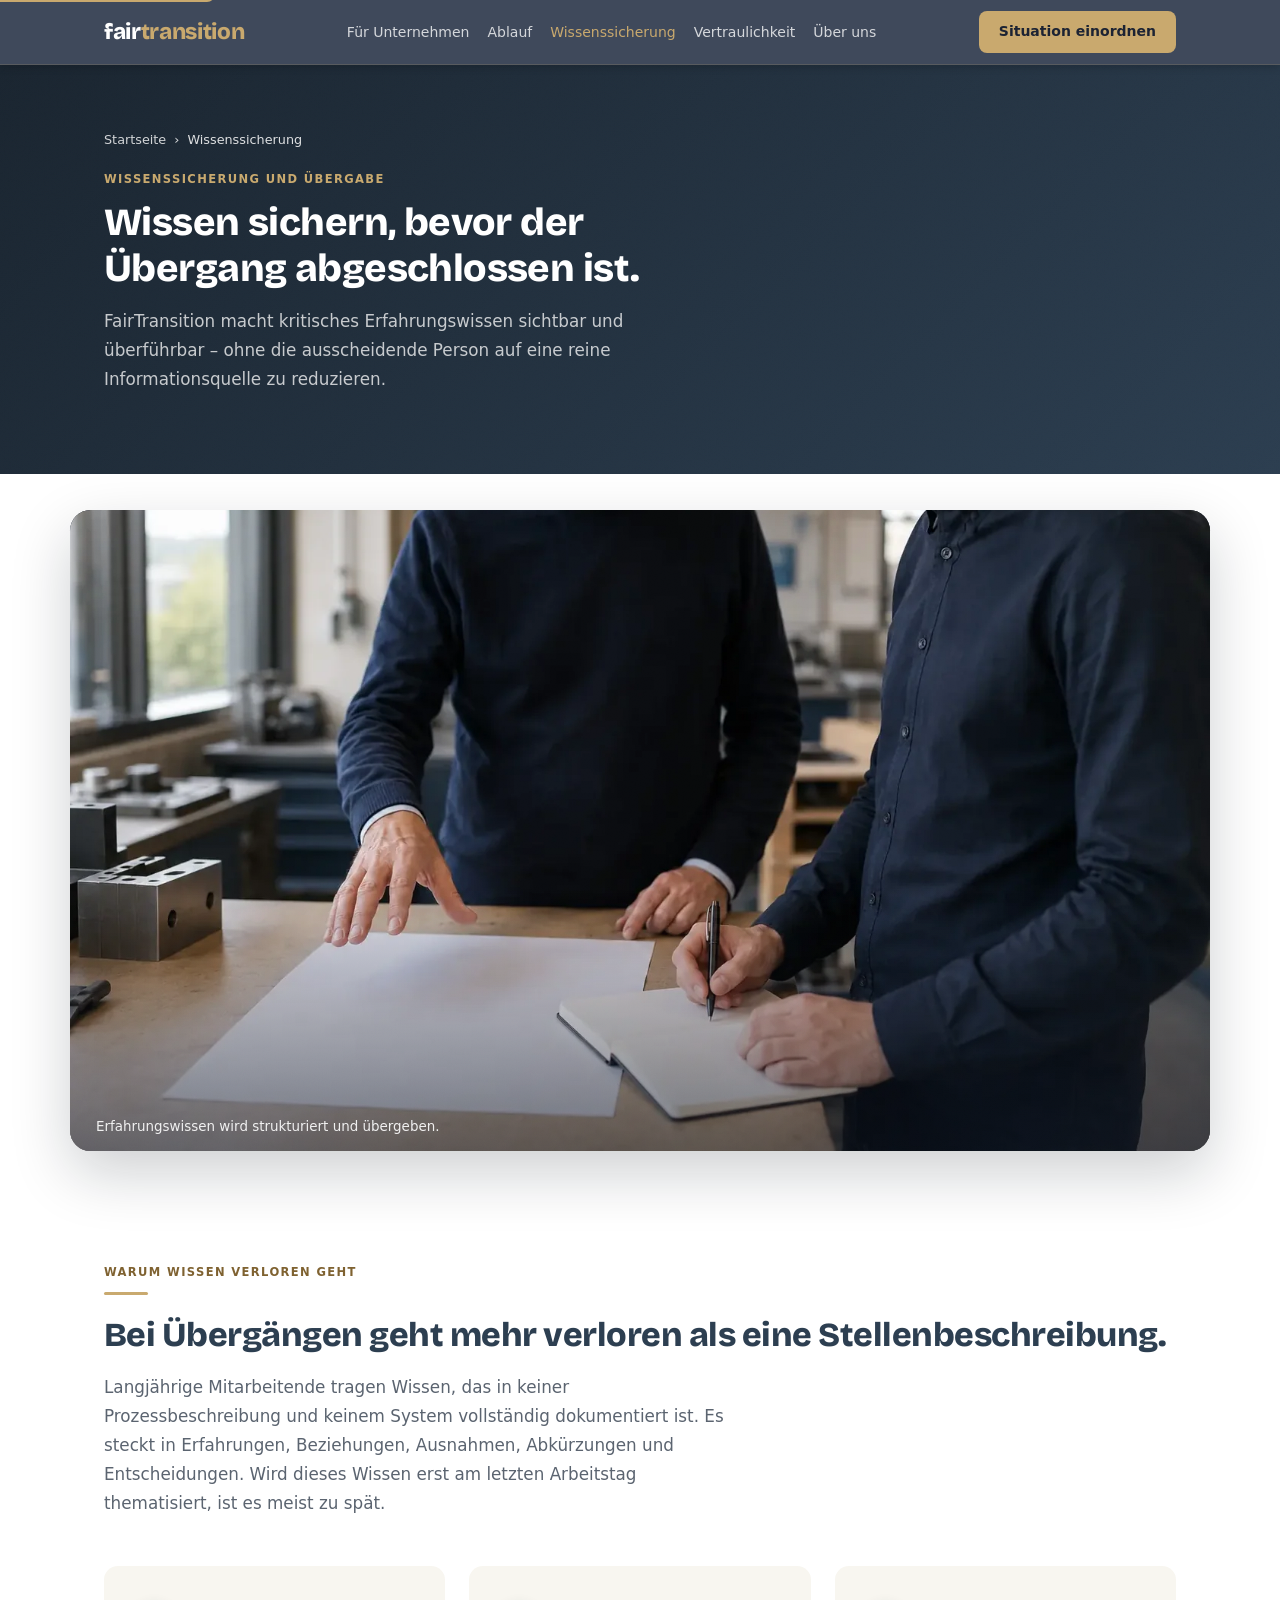
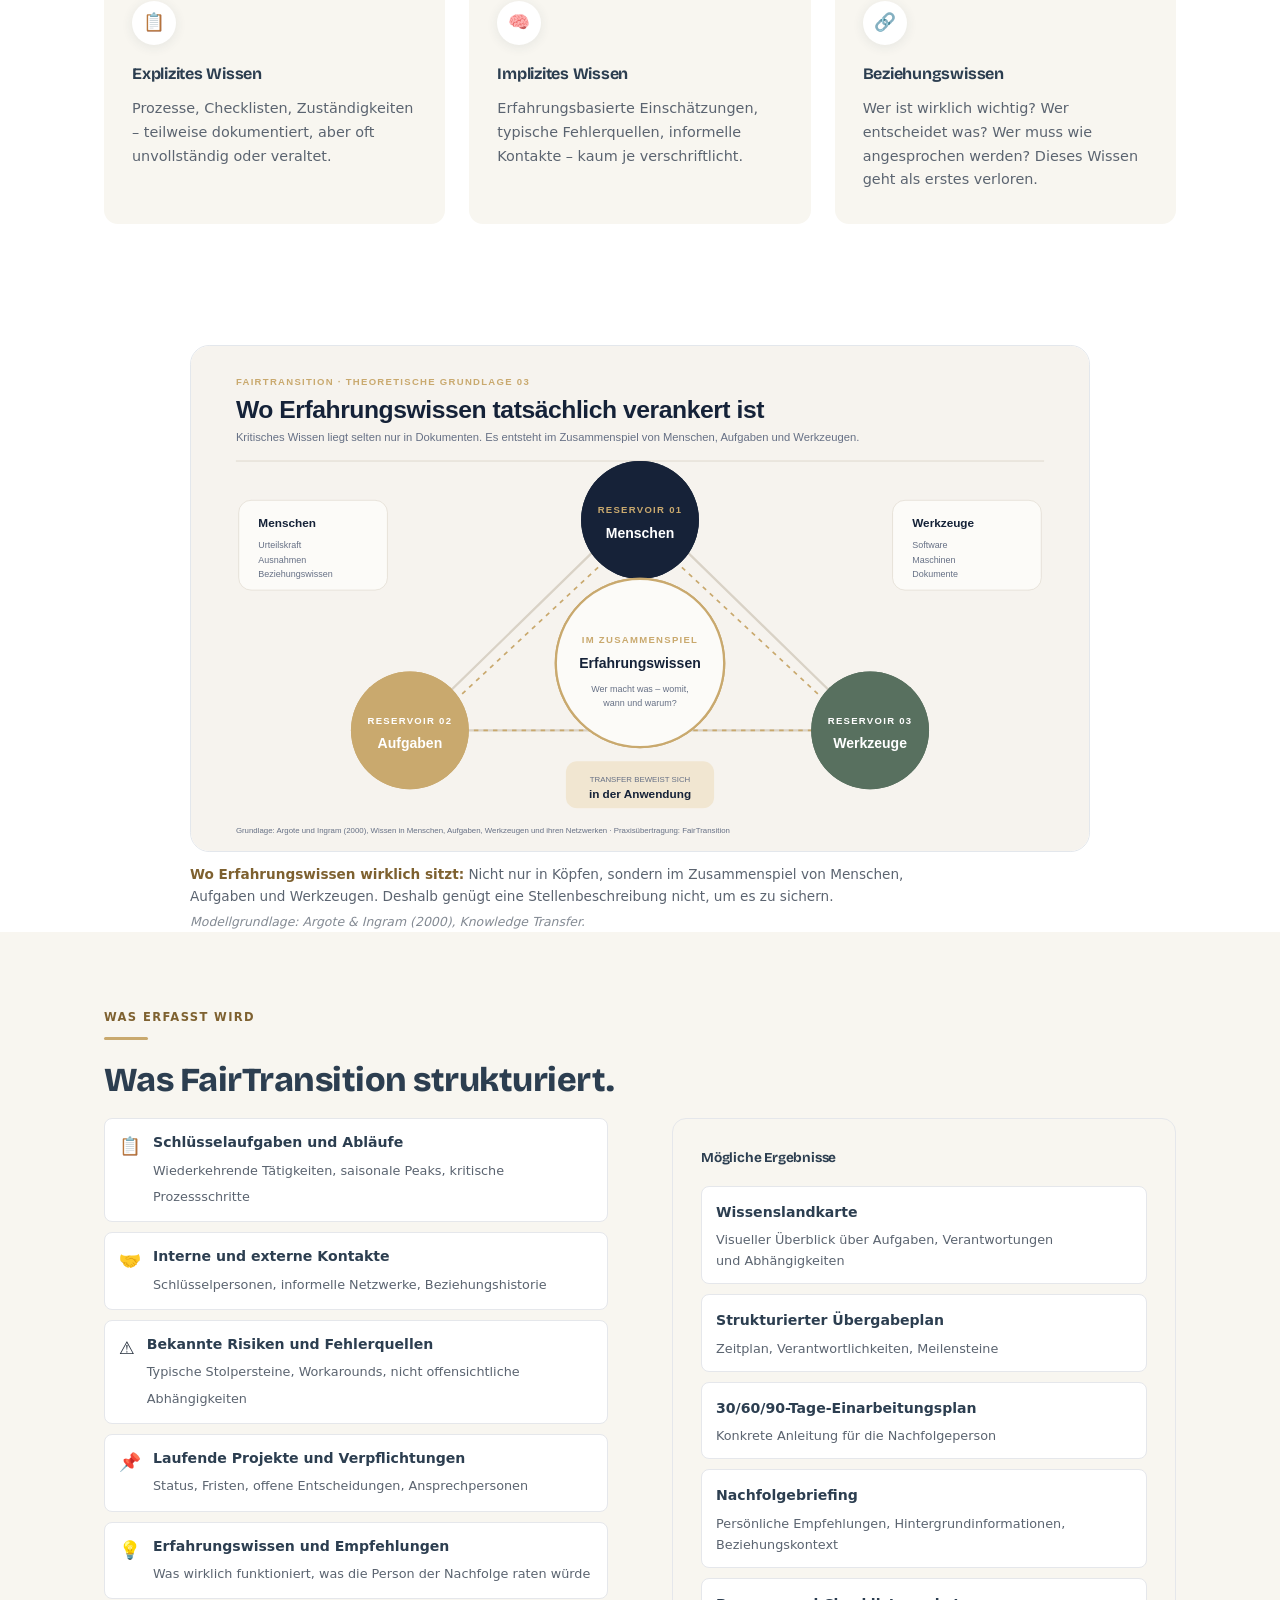
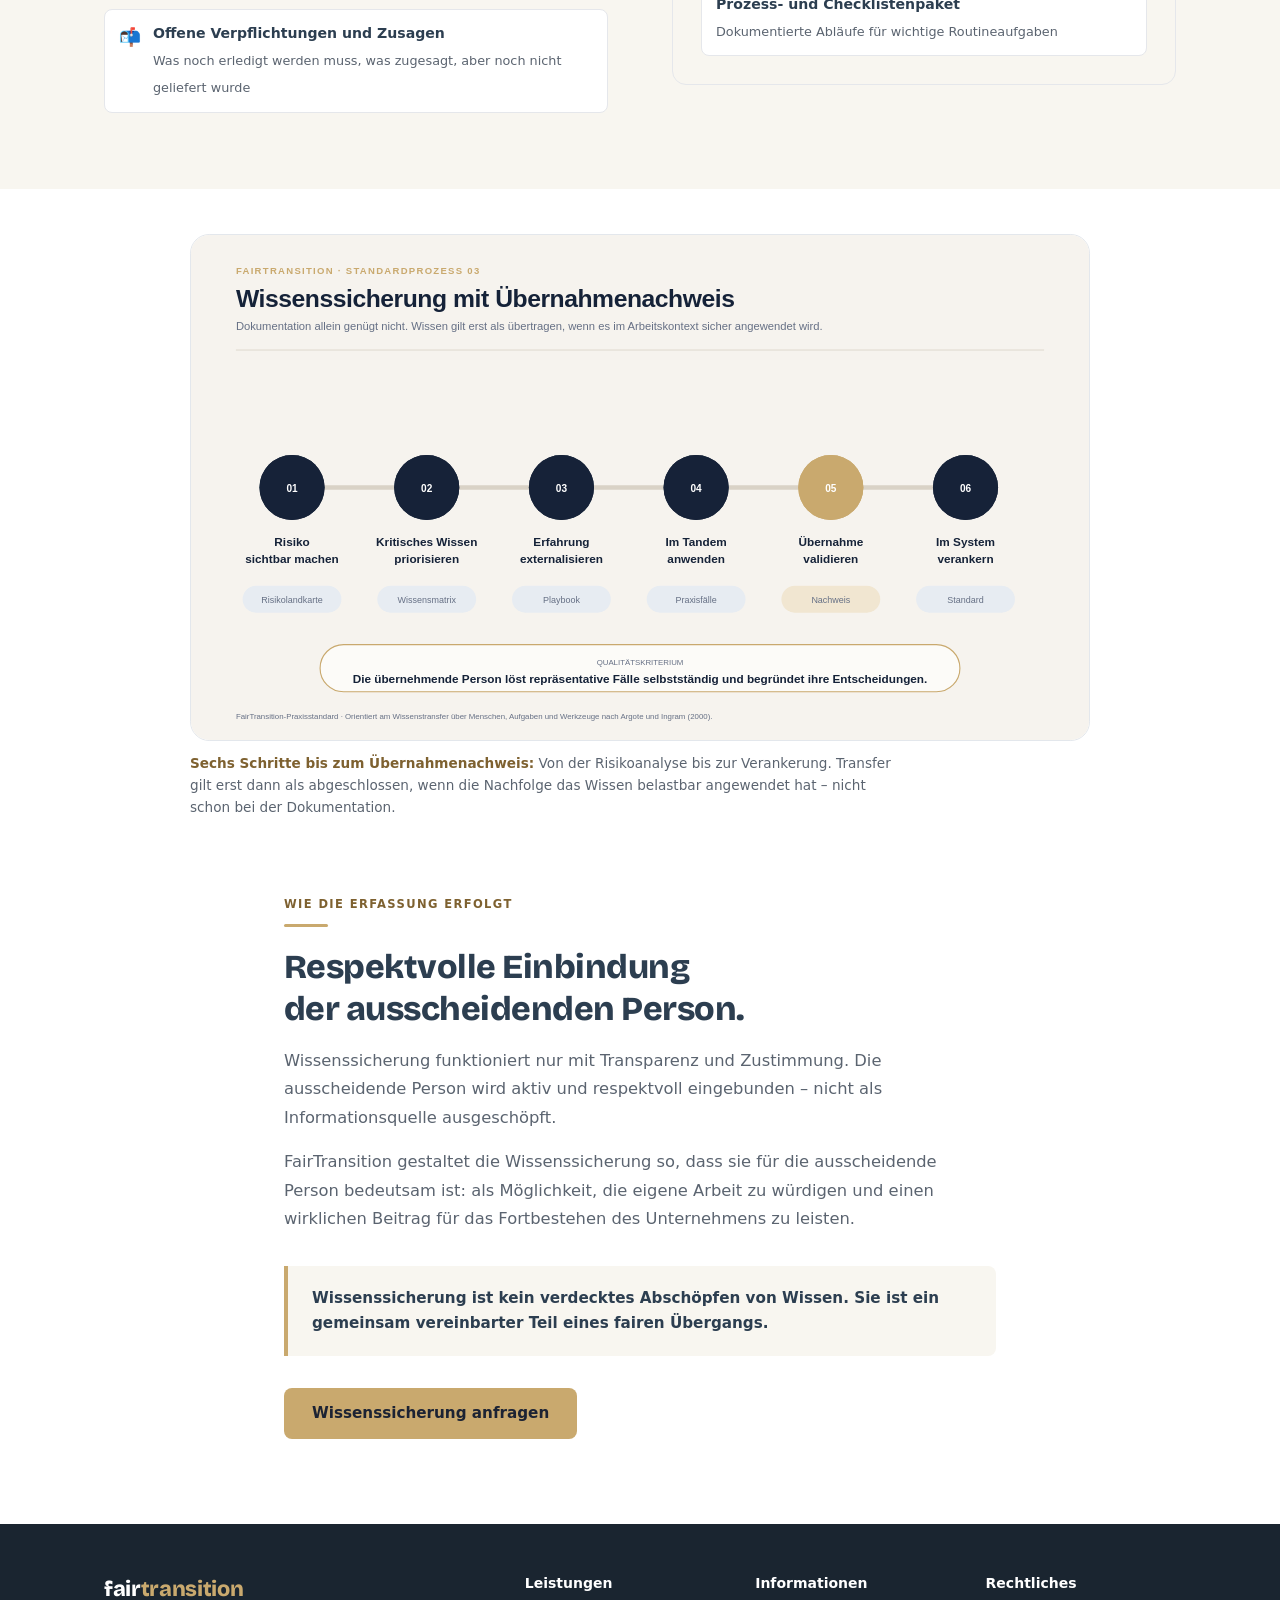
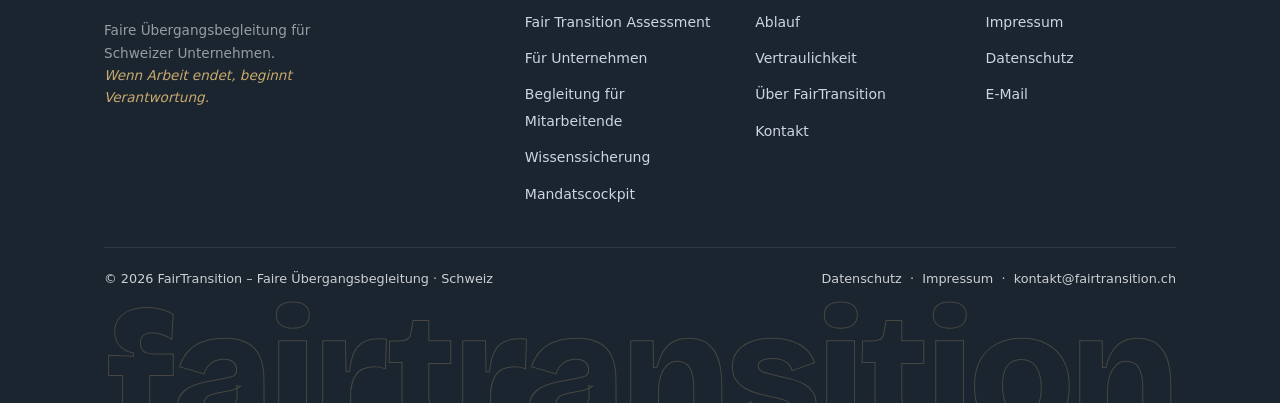
<file: wissenssicherung.html>
<!DOCTYPE html>
<html lang="de">
<head>
<meta charset="UTF-8">
<meta name="viewport" content="width=device-width, initial-scale=1.0">
<title>FairTransition | Wissenssicherung – Erfahrungswissen bewahren und übergeben</title>
<meta name="description" content="FairTransition macht kritisches Erfahrungswissen sichtbar und überführbar – ohne die ausscheidende Person auf eine reine Informationsquelle zu reduzieren.">
<meta name="robots" content="index, follow">
<link rel="canonical" href="https://www.fairtransition.ch/wissenssicherung.html">
<meta property="og:type" content="website">
<meta property="og:url" content="https://www.fairtransition.ch/wissenssicherung.html">
<meta property="og:title" content="FairTransition | Wissenssicherung – Erfahrungswissen bewahren und übergeben">
<meta property="og:description" content="FairTransition macht kritisches Erfahrungswissen sichtbar und überführbar – ohne die ausscheidende Person auf eine reine Informationsquelle zu reduzieren.">
<meta property="og:locale" content="de_CH">
<meta property="og:image" content="https://www.fairtransition.ch/media/fairtransition/og-image.webp">
<meta property="og:image:width" content="1200">
<meta property="og:image:height" content="630">
<meta name="twitter:image" content="https://www.fairtransition.ch/media/fairtransition/og-image.webp">
<link rel="icon" type="image/svg+xml" href="favicon.svg">
<link rel="preload" href="fonts/bricolage-grotesque-latin-wght-normal.woff2" as="font" type="font/woff2" crossorigin>
<link rel="stylesheet" href="css/style.css">
<link rel="stylesheet" href="css/modern.css">
</head>
<body>
<a href="index.html#main" class="skip-link">Zum Inhalt springen</a>
<nav id="nav" aria-label="Hauptnavigation">
  <div class="container nav-inner">
    <a href="index.html" class="nav-logo">fair<span>transition</span></a>
    <ul class="nav-links" role="list">
      <li><a href="unternehmen.html">Für Unternehmen</a></li>
      <li><a href="ablauf.html">Ablauf</a></li>
      <li><a href="wissenssicherung.html">Wissenssicherung</a></li>
      <li><a href="vertraulichkeit.html">Vertraulichkeit</a></li>
      <li><a href="ueber-fairtransition.html">Über uns</a></li>
    </ul>
    <a href="assessment.html" class="btn btn-primary btn-sm nav-cta" data-track="cta_nav">Situation einordnen</a>
    <button class="nav-toggle" id="navToggle" aria-label="Menü öffnen" aria-expanded="false">
      <span></span><span></span><span></span>
    </button>
  </div>
</nav>
<main id="main">

<section class="sub-hero" aria-labelledby="wi-h1">
  <div class="container">
    <nav aria-label="Breadcrumb" class="breadcrumb">
      <a href="index.html">Startseite</a><span>›</span><span>Wissenssicherung</span>
    </nav>
    <span class="kicker">Wissenssicherung und Übergabe</span>
    <h1 id="wi-h1">Wissen sichern, bevor der Übergang abgeschlossen ist.</h1>
    <p>FairTransition macht kritisches Erfahrungswissen sichtbar und überführbar – ohne die ausscheidende Person auf eine reine Informationsquelle zu reduzieren.</p>
  </div>
</section>

<figure class="ft-band">
  <div class="ft-band-inner"><img src="media/fairtransition/12-wissen-uebergabe.webp" alt="Zwei Personen bei einer ruhigen, sachlichen Wissensübergabe in heller Arbeitsumgebung" loading="lazy" decoding="async" width="1500" height="900"><figcaption>Erfahrungswissen wird strukturiert und übergeben.</figcaption></div>
</figure>

<section style="background:var(--white)" aria-labelledby="wi-why">
  <div class="container">
    <span class="kicker">Warum Wissen verloren geht</span>
    <div class="rule"></div>
    <h2 id="wi-why" class="section-title">Bei Übergängen geht mehr verloren als eine Stellenbeschreibung.</h2>
    <p class="section-lead">Langjährige Mitarbeitende tragen Wissen, das in keiner Prozessbeschreibung und keinem System vollständig dokumentiert ist. Es steckt in Erfahrungen, Beziehungen, Ausnahmen, Abkürzungen und Entscheidungen. Wird dieses Wissen erst am letzten Arbeitstag thematisiert, ist es meist zu spät.</p>
    <div class="problem-cards">
      <div class="problem-card reveal">
        <div class="problem-card-ico">📋</div>
        <h3>Explizites Wissen</h3>
        <p>Prozesse, Checklisten, Zuständigkeiten – teilweise dokumentiert, aber oft unvollständig oder veraltet.</p>
      </div>
      <div class="problem-card reveal">
        <div class="problem-card-ico">🧠</div>
        <h3>Implizites Wissen</h3>
        <p>Erfahrungsbasierte Einschätzungen, typische Fehlerquellen, informelle Kontakte – kaum je verschriftlicht.</p>
      </div>
      <div class="problem-card reveal">
        <div class="problem-card-ico">🔗</div>
        <h3>Beziehungswissen</h3>
        <p>Wer ist wirklich wichtig? Wer entscheidet was? Wer muss wie angesprochen werden? Dieses Wissen geht als erstes verloren.</p>
      </div>
    </div>
  </div>
</section>

<figure class="process-visual">
  <img src="media/prozessgrafiken/03-wissen-in-organisationen.svg" width="1600" height="900"
       loading="lazy" decoding="async"
       alt="Erfahrungswissen entsteht im Zusammenspiel von Menschen, Aufgaben und Werkzeugen.">
  <figcaption><b>Wo Erfahrungswissen wirklich sitzt:</b> Nicht nur in Köpfen, sondern im Zusammenspiel von Menschen, Aufgaben und Werkzeugen. Deshalb genügt eine Stellenbeschreibung nicht, um es zu sichern. <span class="pv-src">Modellgrundlage: Argote &amp; Ingram (2000), Knowledge Transfer.</span></figcaption>
</figure>

<section style="background:var(--cream)" aria-labelledby="wi-was">
  <div class="container">
    <span class="kicker">Was erfasst wird</span>
    <div class="rule"></div>
    <h2 id="wi-was" class="section-title">Was FairTransition strukturiert.</h2>
    <div class="wissen-layout">
      <div>
        <div class="wissen-items">
          <div class="wissen-item reveal">
            <span class="wissen-item-ico">📋</span>
            <div class="wissen-item-body">
              <strong>Schlüsselaufgaben und Abläufe</strong>
              <span>Wiederkehrende Tätigkeiten, saisonale Peaks, kritische Prozessschritte</span>
            </div>
          </div>
          <div class="wissen-item reveal">
            <span class="wissen-item-ico">🤝</span>
            <div class="wissen-item-body">
              <strong>Interne und externe Kontakte</strong>
              <span>Schlüsselpersonen, informelle Netzwerke, Beziehungshistorie</span>
            </div>
          </div>
          <div class="wissen-item reveal">
            <span class="wissen-item-ico">⚠️</span>
            <div class="wissen-item-body">
              <strong>Bekannte Risiken und Fehlerquellen</strong>
              <span>Typische Stolpersteine, Workarounds, nicht offensichtliche Abhängigkeiten</span>
            </div>
          </div>
          <div class="wissen-item reveal">
            <span class="wissen-item-ico">📌</span>
            <div class="wissen-item-body">
              <strong>Laufende Projekte und Verpflichtungen</strong>
              <span>Status, Fristen, offene Entscheidungen, Ansprechpersonen</span>
            </div>
          </div>
          <div class="wissen-item reveal">
            <span class="wissen-item-ico">💡</span>
            <div class="wissen-item-body">
              <strong>Erfahrungswissen und Empfehlungen</strong>
              <span>Was wirklich funktioniert, was die Person der Nachfolge raten würde</span>
            </div>
          </div>
          <div class="wissen-item reveal">
            <span class="wissen-item-ico">📬</span>
            <div class="wissen-item-body">
              <strong>Offene Verpflichtungen und Zusagen</strong>
              <span>Was noch erledigt werden muss, was zugesagt, aber noch nicht geliefert wurde</span>
            </div>
          </div>
        </div>
      </div>
      <div class="reveal">
        <div class="wissen-map">
          <h3>Mögliche Ergebnisse</h3>
          <div class="wissen-chips" style="flex-direction:column;gap:10px">
            <div style="background:var(--white);padding:12px 14px;border-radius:var(--r);border:1px solid var(--gray-ln)">
              <strong style="color:var(--blue);font-size:.88rem">Wissenslandkarte</strong>
              <p style="color:var(--gray);font-size:.8rem;margin-top:4px">Visueller Überblick über Aufgaben, Verantwortungen und Abhängigkeiten</p>
            </div>
            <div style="background:var(--white);padding:12px 14px;border-radius:var(--r);border:1px solid var(--gray-ln)">
              <strong style="color:var(--blue);font-size:.88rem">Strukturierter Übergabeplan</strong>
              <p style="color:var(--gray);font-size:.8rem;margin-top:4px">Zeitplan, Verantwortlichkeiten, Meilensteine</p>
            </div>
            <div style="background:var(--white);padding:12px 14px;border-radius:var(--r);border:1px solid var(--gray-ln)">
              <strong style="color:var(--blue);font-size:.88rem">30/60/90-Tage-Einarbeitungsplan</strong>
              <p style="color:var(--gray);font-size:.8rem;margin-top:4px">Konkrete Anleitung für die Nachfolgeperson</p>
            </div>
            <div style="background:var(--white);padding:12px 14px;border-radius:var(--r);border:1px solid var(--gray-ln)">
              <strong style="color:var(--blue);font-size:.88rem">Nachfolgebriefing</strong>
              <p style="color:var(--gray);font-size:.8rem;margin-top:4px">Persönliche Empfehlungen, Hintergrundinformationen, Beziehungskontext</p>
            </div>
            <div style="background:var(--white);padding:12px 14px;border-radius:var(--r);border:1px solid var(--gray-ln)">
              <strong style="color:var(--blue);font-size:.88rem">Prozess- und Checklistenpaket</strong>
              <p style="color:var(--gray);font-size:.8rem;margin-top:4px">Dokumentierte Abläufe für wichtige Routineaufgaben</p>
            </div>
          </div>
        </div>
      </div>
    </div>
  </div>
</section>

<figure class="process-visual">
  <img src="media/prozessgrafiken/06-standard-wissenssicherung.svg" width="1600" height="900"
       loading="lazy" decoding="async"
       alt="Sechs Schritte der Wissenssicherung von der Risikoanalyse bis zur Verankerung mit Übernahmenachweis.">
  <figcaption><b>Sechs Schritte bis zum Übernahmenachweis:</b> Von der Risikoanalyse bis zur Verankerung. Transfer gilt erst dann als abgeschlossen, wenn die Nachfolge das Wissen belastbar angewendet hat – nicht schon bei der Dokumentation.</figcaption>
</figure>

<section style="background:var(--white)" aria-labelledby="wi-wie">
  <div class="container" style="max-width:760px;margin:0 auto">
    <span class="kicker">Wie die Erfassung erfolgt</span>
    <div class="rule"></div>
    <h2 id="wi-wie" class="section-title">Respektvolle Einbindung der ausscheidenden Person.</h2>
    <p style="font-size:1.02rem;color:var(--gray);line-height:1.75;margin-bottom:16px">Wissenssicherung funktioniert nur mit Transparenz und Zustimmung. Die ausscheidende Person wird aktiv und respektvoll eingebunden – nicht als Informationsquelle ausgeschöpft.</p>
    <p style="font-size:1.02rem;color:var(--gray);line-height:1.75;margin-bottom:32px">FairTransition gestaltet die Wissenssicherung so, dass sie für die ausscheidende Person bedeutsam ist: als Möglichkeit, die eigene Arbeit zu würdigen und einen wirklichen Beitrag für das Fortbestehen des Unternehmens zu leisten.</p>
    <div style="padding:20px 24px;background:var(--cream);border-left:4px solid var(--ochre);border-radius:0 var(--r) var(--r) 0;margin-bottom:32px">
      <p style="font-size:.95rem;color:var(--blue);font-weight:600">Wissenssicherung ist kein verdecktes Abschöpfen von Wissen. Sie ist ein gemeinsam vereinbarter Teil eines fairen Übergangs.</p>
    </div>
    <a href="assessment.html" class="btn btn-primary" data-track="cta_wi_assess">Wissenssicherung anfragen</a>
  </div>
</section>

</main>
<footer>
  <div class="container">
    <div class="footer-inner">
      <div class="footer-brand">
        <div class="logo">fair<span>transition</span></div>
        <p>Faire Übergangsbegleitung für Schweizer Unternehmen.<br><em>Wenn Arbeit endet, beginnt Verantwortung.</em></p>
      </div>
      <div class="footer-col">
        <h4>Leistungen</h4>
        <ul>
          <li><a href="assessment.html">Fair Transition Assessment</a></li>
          <li><a href="unternehmen.html">Für Unternehmen</a></li>
          <li><a href="mitarbeitende.html">Begleitung für Mitarbeitende</a></li>
          <li><a href="wissenssicherung.html">Wissenssicherung</a></li>
          <li><a href="mandatscockpit.html">Mandatscockpit</a></li>
        </ul>
      </div>
      <div class="footer-col">
        <h4>Informationen</h4>
        <ul>
          <li><a href="ablauf.html">Ablauf</a></li>
          <li><a href="vertraulichkeit.html">Vertraulichkeit</a></li>
          <li><a href="ueber-fairtransition.html">Über FairTransition</a></li>
          <li><a href="kontakt.html">Kontakt</a></li>
        </ul>
      </div>
      <div class="footer-col">
        <h4>Rechtliches</h4>
        <ul>
          <li><a href="impressum.html">Impressum</a></li>
          <li><a href="datenschutz.html">Datenschutz</a></li>
          <li><a href="mailto:kontakt@fairtransition.ch">E-Mail</a></li>
        </ul>
      </div>
    </div>
    <div class="footer-bottom">
      <span>© 2026 FairTransition – Faire Übergangsbegleitung · Schweiz</span>
      <span>
        <a href="datenschutz.html">Datenschutz</a> &nbsp;·&nbsp;
        <a href="impressum.html">Impressum</a> &nbsp;·&nbsp;
        <a href="mailto:kontakt@fairtransition.ch">kontakt@fairtransition.ch</a>
      </span>
    </div>
  </div>
</footer>
<script src="js/main.js"></script>
</body>
</html>
</file>
<file: css/style.css>
/* ================================================================
   FAIRTRANSITION.CH – Shared Design System
   Version 2.0 | fairtransition.ch
================================================================ */

/* ── Reset & Base ─────────────────────────────────────────── */
*, *::before, *::after { box-sizing: border-box; margin: 0; padding: 0; }

:root {
  /* Brand Colours */
  --blue:      #2C3E50;
  --blue-dk:   #1a2530;
  --blue-lt:   #3a5068;
  --ochre:     #C9A96E;
  --ochre-lt:  #e8cfa0;
  --ochre-bg:  rgba(201,169,110,.12);
  --cream:     #F8F6F0;
  --cream-dk:  #EDE9E0;
  --white:     #FFFFFF;
  --text:      #1f2937;
  --gray:      #5B6470;  /* a11y: 4.27->5.4:1 auf Weiss */
  --gray-lt:   #F3F4F6;
  --gray-ln:   #E5E7EB;

  /* Typography */
  --ff:   'Segoe UI', system-ui, -apple-system, sans-serif;

  /* Layout */
  --r:         8px;
  --r-lg:      14px;
  --max-w:     1120px;
  --section-v: 76px;

  /* Shadow */
  --shadow:    0 2px 12px rgba(44,62,80,.09);
  --shadow-md: 0 4px 24px rgba(44,62,80,.14);
  --shadow-lg: 0 8px 40px rgba(44,62,80,.18);
}

html { scroll-behavior: smooth; font-size: 16px; }

body {
  font-family: var(--ff);
  color: var(--text);
  background: var(--white);
  line-height: 1.65;
  -webkit-font-smoothing: antialiased;
}

a { color: var(--ochre); text-decoration: none; }
a:hover { text-decoration: underline; }
img { display: block; max-width: 100%; }
ul, ol { list-style: none; }

/* Skip link */
.skip-link {
  position: absolute;
  top: -40px;
  left: 0;
  background: var(--ochre);
  color: #1C2333; /* a11y */
  padding: 8px 16px;
  z-index: 9999;
  font-weight: 600;
  border-radius: 0 0 var(--r) 0;
  transition: top .2s;
}
.skip-link:focus { top: 0; }

/* ── Layout ───────────────────────────────────────────────── */
.container { max-width: var(--max-w); margin: 0 auto; padding: 0 24px; }
section { padding: var(--section-v) 0; }

/* ── Typographic helpers ──────────────────────────────────── */
.kicker {
  font-size: .72rem;
  font-weight: 700;
  letter-spacing: .12em;
  text-transform: uppercase;
  color: var(--ochre);
  display: block;
  margin-bottom: 10px;
}
.rule {
  width: 44px; height: 3px;
  background: var(--ochre);
  border-radius: 2px;
  margin-bottom: 20px;
}
.section-title {
  font-size: clamp(1.5rem, 3vw, 2.1rem);
  font-weight: 800;
  color: var(--blue);
  line-height: 1.25;
  margin-bottom: 16px;
}
.section-lead {
  font-size: 1.05rem;
  color: var(--gray);
  max-width: 620px;
  margin-bottom: 48px;
  line-height: 1.72;
}
.section-tag {
  font-size: .78rem;
  font-weight: 700;
  letter-spacing: .08em;
  text-transform: uppercase;
  color: var(--ochre);
  margin-bottom: 10px;
}

/* ── Buttons ──────────────────────────────────────────────── */
.btn {
  display: inline-block;
  padding: 13px 28px;
  border-radius: var(--r);
  font-size: .95rem;
  font-weight: 600;
  cursor: pointer;
  transition: opacity .2s, box-shadow .2s, transform .15s;
  border: none;
  text-decoration: none;
  font-family: var(--ff);
}
.btn:hover { opacity: .9; transform: translateY(-1px); box-shadow: var(--shadow-md); text-decoration: none; }
.btn:focus-visible { outline: 3px solid var(--ochre); outline-offset: 3px; }

.btn-primary  { background: var(--ochre); color: #1C2333; } /* a11y: 2.24->7.0:1 */
.btn-outline  { background: transparent; color: var(--white); border: 2px solid rgba(255,255,255,.7); }
.btn-outline:hover { background: rgba(255,255,255,.1); }
.btn-blue     { background: var(--blue); color: var(--white); }
.btn-ghost    { background: transparent; color: var(--ochre); border: 2px solid var(--ochre); }
.btn-ghost:hover { background: var(--ochre-bg); opacity: 1; }
.btn-white    { background: var(--white); color: var(--blue); }
.btn-sm       { padding: 9px 20px; font-size: .875rem; }
.btn-lg       { padding: 16px 36px; font-size: 1.05rem; }

/* ── NAV ──────────────────────────────────────────────────── */
#nav {
  position: sticky;
  top: 0;
  z-index: 200;
  background: var(--blue);
  box-shadow: 0 2px 8px rgba(0,0,0,.18);
}
.nav-inner {
  display: flex;
  align-items: center;
  justify-content: space-between;
  height: 64px;
  gap: 16px;
}
.nav-logo {
  font-size: 1.4rem;
  font-weight: 800;
  color: var(--white);
  letter-spacing: .03em;
  flex-shrink: 0;
  text-decoration: none;
}
.nav-logo:hover { text-decoration: none; opacity: .9; }
.nav-logo span { color: var(--ochre); }
.nav-links {
  display: flex;
  gap: 18px;
  list-style: none;
  align-items: center;
}
.nav-links a {
  color: rgba(255,255,255,.78);
  font-size: .875rem;
  font-weight: 500;
  transition: color .2s;
  text-decoration: none;
  white-space: nowrap;
}
.nav-links a:hover { color: var(--ochre); text-decoration: none; }
.nav-links a.active { color: var(--ochre); }
.nav-cta { flex-shrink: 0; }

/* Mobile hamburger */
.nav-toggle { display: none; background: none; border: none; cursor: pointer; padding: 6px; }
.nav-toggle span {
  display: block; width: 24px; height: 2px;
  background: var(--white); margin: 5px 0;
  transition: transform .3s, opacity .3s;
}
.nav-open .nav-toggle span:nth-child(1) { transform: translateY(7px) rotate(45deg); }
.nav-open .nav-toggle span:nth-child(2) { opacity: 0; }
.nav-open .nav-toggle span:nth-child(3) { transform: translateY(-7px) rotate(-45deg); }

@media (max-width: 1080px) {
  .nav-links, .nav-cta { display: none; }
  .nav-toggle { display: block; }
  .nav-open .nav-links {
    display: flex; flex-direction: column;
    position: absolute; top: 64px; left: 0; right: 0;
    background: var(--blue-dk);
    padding: 20px 24px 24px;
    gap: 16px;
  }
  .nav-open .nav-cta {
    display: block;
    padding: 0 24px 24px;
    background: var(--blue-dk);
  }
}

/* ── CUSTOMER JOURNEY ─────────────────────────────────────── */
#journey {
  background: var(--cream);
  border-bottom: 1px solid var(--gray-ln);
  padding: 52px 0 48px;
  overflow: hidden;
}
.journey-intro { text-align: center; margin-bottom: 44px; }
.journey-kicker {
  font-size: .7rem; font-weight: 700;
  letter-spacing: .15em; text-transform: uppercase;
  color: var(--ochre); display: block; margin-bottom: 8px;
}
.journey-headline { font-size: 1.1rem; color: var(--blue); font-weight: 600; margin: 0; line-height: 1.4; }
.journey-track { display: grid; grid-template-columns: repeat(5,1fr); position: relative; }
.journey-track::before {
  content: ''; position: absolute;
  top: 27px; left: 10%; width: 80%; height: 2px;
  background: linear-gradient(to right, var(--gray-ln) 0%, var(--ochre-lt) 30%, var(--ochre) 60%, var(--blue) 100%);
  z-index: 0;
}
.journey-step {
  display: flex; flex-direction: column;
  align-items: center; text-align: center;
  padding: 0 10px; position: relative; z-index: 1;
}
.journey-circle {
  width: 56px; height: 56px; border-radius: 50%;
  display: flex; align-items: center; justify-content: center;
  font-size: .78rem; font-weight: 800; margin-bottom: 14px;
  border: 2px solid var(--gray-ln); background: var(--cream); color: var(--gray);
}
.journey-step:nth-child(2) .journey-circle { border-color: var(--ochre-lt); color: var(--ochre); }
.journey-step:nth-child(3) .journey-circle { border-color: var(--ochre); background: var(--ochre); color: var(--white); }
.journey-step:nth-child(4) .journey-circle { border-color: var(--blue); background: var(--blue); color: var(--white); }
.journey-step:nth-child(5) .journey-circle { border-color: var(--blue); background: var(--blue); color: var(--white); }
.journey-emotion { font-size: .62rem; font-weight: 700; letter-spacing: .1em; text-transform: uppercase; color: var(--gray); margin: 0 0 4px; }
.journey-step:nth-child(5) .journey-emotion { color: var(--ochre); }
.journey-title { font-size: .9rem; font-weight: 700; color: var(--blue); margin: 0 0 4px; line-height: 1.3; }
.journey-step:nth-child(5) .journey-title { color: var(--ochre); }
.journey-time { font-size: .63rem; color: var(--gray); margin: 0 0 6px; font-style: italic; }
.journey-desc { font-size: .78rem; color: var(--gray); line-height: 1.55; margin: 0 0 8px; }
.journey-badge { display: inline-block; font-size: .62rem; font-weight: 700; padding: 3px 9px; border-radius: 20px; background: var(--ochre-bg); color: var(--ochre); letter-spacing: .04em; }
@media (max-width:860px) { .journey-track { grid-template-columns: repeat(3,1fr); gap: 32px 0; } .journey-track::before { display:none; } }
@media (max-width:600px) { .journey-track { grid-template-columns:1fr; gap:24px; } .journey-step { flex-direction:row; text-align:left; gap:14px; align-items:flex-start; } .journey-circle { flex-shrink:0; width:44px; height:44px; font-size:.7rem; margin-bottom:0; } }

/* ── HERO ─────────────────────────────────────────────────── */
#hero {
  background: linear-gradient(140deg, var(--blue-dk) 0%, var(--blue) 55%, var(--blue-lt) 100%);
  color: var(--white);
  padding: 88px 0 80px;
  position: relative;
  overflow: hidden;
}
#hero::before {
  content: '';
  position: absolute; inset: 0;
  background: url("data:image/svg+xml,%3Csvg width='60' height='60' viewBox='0 0 60 60' xmlns='http://www.w3.org/2000/svg'%3E%3Cg fill='none' fill-rule='evenodd'%3E%3Cg fill='%23ffffff' fill-opacity='0.018'%3E%3Cpath d='M36 34v-4h-2v4h-4v2h4v4h2v-4h4v-2h-4zm0-30V0h-2v4h-4v2h4v4h2V6h4V4h-4zM6 34v-4H4v4H0v2h4v4h2v-4h4v-2H6zM6 4V0H4v4H0v2h4v4h2V6h4V4H6z'/%3E%3C/g%3E%3C/g%3E%3C/svg%3E");
}
.hero-layout { display: grid; grid-template-columns: 1fr 420px; gap: 64px; align-items: center; position: relative; }
.hero-inner { position: relative; }
.hero-eyebrow {
  display: inline-block;
  background: rgba(201,169,110,.18);
  border: 1px solid rgba(201,169,110,.38);
  color: var(--ochre-lt);
  font-size: .78rem; font-weight: 700;
  letter-spacing: .08em; text-transform: uppercase;
  padding: 5px 14px; border-radius: 20px; margin-bottom: 24px;
}
#hero h1 {
  font-size: clamp(1.8rem, 4vw, 2.75rem);
  font-weight: 800; line-height: 1.2; margin-bottom: 20px;
}
.hero-sub {
  font-size: 1.05rem; color: rgba(255,255,255,.75);
  max-width: 540px; margin-bottom: 36px; line-height: 1.75;
}
.hero-btns { display: flex; gap: 14px; flex-wrap: wrap; margin-bottom: 22px; }
.hero-microcopy { font-size: .8rem; color: rgba(255,255,255,.5); }
.hero-visual {
  display: flex; align-items: center; justify-content: center;
}
.hero-svg-wrap {
  width: 100%; max-width: 380px;
  opacity: .85;
}
@media (max-width: 960px) {
  .hero-layout { grid-template-columns: 1fr; gap: 0; }
  .hero-visual { display: none; }
}

/* ── SECTION BACKGROUNDS ──────────────────────────────────── */
.bg-white  { background: var(--white); }
.bg-cream  { background: var(--cream); }
.bg-blue   { background: var(--blue); }
.bg-dark   { background: var(--blue-dk); }

/* ── PROBLEM SECTION ──────────────────────────────────────── */
#problem { background: var(--white); }
.problem-intro { max-width: 720px; margin-bottom: 52px; }
.problem-cards {
  display: grid; grid-template-columns: repeat(3,1fr); gap: 24px;
}
.problem-card {
  background: var(--cream);
  border-radius: var(--r-lg);
  padding: 32px 28px;
  border-top: 3px solid transparent;
  transition: border-color .25s;
}
.problem-card:hover { border-top-color: var(--ochre); }
.problem-card-ico {
  width: 44px; height: 44px;
  background: var(--white);
  border-radius: 50%;
  display: flex; align-items: center; justify-content: center;
  font-size: 1.1rem;
  margin-bottom: 16px;
  box-shadow: var(--shadow);
}
.problem-card h3 { font-size: 1rem; font-weight: 700; color: var(--blue); margin-bottom: 10px; }
.problem-card p  { font-size: .9rem; color: var(--gray); line-height: 1.65; margin-bottom: 0; }
.problem-close {
  margin-top: 44px;
  font-size: 1.05rem;
  font-style: italic;
  color: var(--blue);
  font-weight: 600;
  padding: 20px 28px;
  background: var(--cream);
  border-left: 4px solid var(--ochre);
  border-radius: 0 var(--r) var(--r) 0;
}
@media (max-width: 860px) { .problem-cards { grid-template-columns: 1fr 1fr; } }
@media (max-width: 540px) { .problem-cards { grid-template-columns: 1fr; } }

/* ── POSITIONIERUNG ───────────────────────────────────────── */
#positionierung { background: var(--blue); }
#positionierung .section-title { color: var(--white); }
#positionierung .kicker        { color: var(--ochre); }
#positionierung .rule          { background: var(--ochre); }
.pos-intro { color: rgba(255,255,255,.75); font-size: 1.05rem; max-width: 640px; margin-bottom: 48px; line-height: 1.75; }
.pos-grid {
  display: grid; grid-template-columns: repeat(3,1fr); gap: 20px;
}
.pos-card {
  background: rgba(255,255,255,.07);
  border: 1px solid rgba(255,255,255,.1);
  border-radius: var(--r);
  padding: 28px 24px;
}
.pos-card h3 { font-size: .95rem; font-weight: 700; color: var(--ochre); margin-bottom: 12px; }
.pos-card ul { display: flex; flex-direction: column; gap: 8px; }
.pos-card ul li {
  font-size: .88rem; color: rgba(255,255,255,.72);
  padding-left: 16px; position: relative; line-height: 1.5;
}
.pos-card ul li::before { content: '→'; position: absolute; left: 0; color: var(--ochre); font-weight: 700; }
@media (max-width: 860px) { .pos-grid { grid-template-columns: 1fr 1fr; } }
@media (max-width: 540px) { .pos-grid { grid-template-columns: 1fr; } }

/* ── PROZESS ──────────────────────────────────────────────── */
#prozess { background: var(--cream); }
.prozess-grid {
  display: flex; flex-direction: column; gap: 0;
  position: relative;
}
.prozess-grid::before {
  content: '';
  position: absolute; left: 23px; top: 0; bottom: 0; width: 2px;
  background: linear-gradient(to bottom, var(--ochre-lt), var(--blue));
}
.prozess-step {
  display: grid; grid-template-columns: 48px 1fr;
  gap: 28px; align-items: start;
  padding: 0 0 36px 0; position: relative;
}
.prozess-step:last-child { padding-bottom: 0; }
.prozess-num {
  width: 48px; height: 48px;
  border-radius: 50%;
  background: var(--ochre);
  color: var(--white);
  display: flex; align-items: center; justify-content: center;
  font-size: .85rem; font-weight: 800;
  flex-shrink: 0;
  position: relative; z-index: 1;
  box-shadow: 0 0 0 4px var(--cream);
}
.prozess-step:nth-child(4) .prozess-num,
.prozess-step:nth-child(5) .prozess-num { background: var(--blue); }
.prozess-content { padding-top: 8px; }
.prozess-content h3 { font-size: 1.05rem; font-weight: 700; color: var(--blue); margin-bottom: 6px; }
.prozess-content p  { font-size: .9rem; color: var(--gray); line-height: 1.65; margin-bottom: 8px; }
.prozess-result {
  display: inline-flex; align-items: center; gap: 8px;
  font-size: .8rem; font-weight: 600; color: var(--blue);
  background: var(--white); padding: 4px 12px;
  border-radius: 20px; border: 1px solid var(--gray-ln);
}
.prozess-result::before { content: '→'; color: var(--ochre); }

/* ── MANDATSCOCKPIT ───────────────────────────────────────── */
#cockpit { background: var(--white); }
.cockpit-wrap {
  display: grid; grid-template-columns: 1fr 1fr;
  gap: 48px; align-items: start;
}
.cockpit-text .section-lead { margin-bottom: 28px; }
.cockpit-demo {
  background: var(--cream);
  border-radius: var(--r-lg);
  padding: 28px;
  border: 1px solid var(--gray-ln);
  box-shadow: var(--shadow);
  position: relative;
}
.cockpit-demo-label {
  display: inline-block;
  font-size: .65rem; font-weight: 700;
  letter-spacing: .1em; text-transform: uppercase;
  background: #fef3c7; color: #92400e;
  border: 1px solid #fde68a;
  padding: 3px 10px; border-radius: 20px;
  margin-bottom: 20px;
}
.cockpit-header {
  display: flex; align-items: center; justify-content: space-between;
  margin-bottom: 20px;
}
.cockpit-title { font-size: 1rem; font-weight: 700; color: var(--blue); }
.cockpit-status {
  display: flex; align-items: center; gap: 6px;
  font-size: .78rem; font-weight: 600; color: #065f46;
}
.cockpit-status::before { content: ''; width: 8px; height: 8px; border-radius: 50%; background: #34d399; display: block; }
.cockpit-phases {
  display: flex; gap: 0; margin-bottom: 20px;
  border-radius: var(--r); overflow: hidden;
  border: 1px solid var(--gray-ln);
}
.cockpit-phase {
  flex: 1; text-align: center; padding: 8px 4px;
  font-size: .65rem; font-weight: 600; color: var(--gray);
  border-right: 1px solid var(--gray-ln);
  background: var(--white);
}
.cockpit-phase:last-child { border-right: none; }
.cockpit-phase.done { background: var(--blue-dk); color: var(--ochre-lt); }
.cockpit-phase.active { background: var(--ochre); color: var(--white); }
.cockpit-rows { display: flex; flex-direction: column; gap: 10px; margin-bottom: 20px; }
.cockpit-row {
  display: flex; justify-content: space-between; align-items: center;
  padding: 10px 14px; background: var(--white);
  border-radius: var(--r); font-size: .82rem;
}
.cockpit-row-label { color: var(--gray); font-weight: 500; }
.cockpit-row-val { font-weight: 700; color: var(--blue); }
.cockpit-row-val.protected { color: var(--gray); font-style: italic; font-weight: 400; }
.cockpit-sep { height: 1px; background: var(--gray-ln); margin: 4px 0; }
.cockpit-open-count {
  display: inline-flex; align-items: center; gap: 8px;
  font-size: .8rem; font-weight: 600; color: var(--ochre);
}
.cockpit-open-count::before { content: ''; width: 8px; height: 8px; border-radius: 50%; background: var(--ochre-lt); display: block; }
@media (max-width: 860px) { .cockpit-wrap { grid-template-columns: 1fr; } }

/* ── LEISTUNGEN ───────────────────────────────────────────── */
#leistungen { background: var(--cream); }
.leistung-grid { display: grid; grid-template-columns: repeat(auto-fill, minmax(300px,1fr)); gap: 20px; }
.leistung-card {
  background: var(--white); border-radius: var(--r);
  padding: 28px 26px; box-shadow: var(--shadow);
  border-left: 4px solid transparent;
  transition: border-color .25s, box-shadow .25s, transform .2s;
  display: flex; flex-direction: column;
}
.leistung-card:hover { border-left-color: var(--ochre); box-shadow: var(--shadow-md); transform: translateY(-2px); }
.leistung-card .tag { font-size: .72rem; font-weight: 700; letter-spacing: .07em; text-transform: uppercase; color: var(--ochre); margin-bottom: 8px; }
.leistung-card h3 { font-size: 1rem; font-weight: 700; color: var(--blue); margin-bottom: 8px; }
.leistung-card p  { font-size: .88rem; color: var(--gray); line-height: 1.6; margin-bottom: 14px; flex: 1; }
.leistung-price { font-size: .85rem; font-weight: 600; color: var(--blue); background: var(--cream); display: inline-block; padding: 3px 10px; border-radius: 20px; }

/* ── WISSENSSICHERUNG ─────────────────────────────────────── */
#wissen { background: var(--white); }
.wissen-layout { display: grid; grid-template-columns: 1fr 1fr; gap: 64px; align-items: start; }
.wissen-intro h2 { font-size: clamp(1.4rem, 3vw, 2rem); font-weight: 800; color: var(--blue); margin-bottom: 16px; line-height: 1.3; }
.wissen-intro p  { font-size: .95rem; color: var(--gray); line-height: 1.72; margin-bottom: 20px; }
.wissen-ergebnis { margin-top: 28px; }
.wissen-ergebnis h3 { font-size: .85rem; font-weight: 700; color: var(--blue); margin-bottom: 12px; letter-spacing: .04em; text-transform: uppercase; }
.wissen-chips { display: flex; flex-wrap: wrap; gap: 8px; }
.wissen-chip { font-size: .78rem; font-weight: 600; padding: 5px 14px; border-radius: 20px; background: var(--cream); border: 1px solid var(--gray-ln); color: var(--blue); }
.wissen-map {
  background: var(--cream); border-radius: var(--r-lg);
  padding: 28px; border: 1px solid var(--gray-ln);
}
.wissen-map h3 { font-size: .85rem; font-weight: 700; color: var(--blue); margin-bottom: 16px; }
.wissen-items { display: flex; flex-direction: column; gap: 10px; }
.wissen-item {
  display: flex; align-items: flex-start; gap: 12px;
  padding: 12px 14px; background: var(--white);
  border-radius: var(--r); border: 1px solid var(--gray-ln);
}
.wissen-item-ico { font-size: 1.1rem; flex-shrink: 0; margin-top: 1px; }
.wissen-item-body strong { display: block; font-size: .88rem; font-weight: 700; color: var(--blue); margin-bottom: 2px; }
.wissen-item-body span { font-size: .8rem; color: var(--gray); }
.wissen-trust { margin-top: 28px; padding: 16px 20px; border-left: 3px solid var(--ochre); background: var(--gray-lt); border-radius: 0 var(--r) var(--r) 0; font-size: .88rem; color: var(--gray); font-style: italic; line-height: 1.6; }
@media (max-width: 860px) { .wissen-layout { grid-template-columns: 1fr; } }

/* ── VERTRAULICHKEIT ──────────────────────────────────────── */
#vertrauen { background: var(--cream); }
.vertrauen-grid { display: grid; grid-template-columns: 1fr 1fr; gap: 40px; align-items: start; }
.vertrauen-col h3 { font-size: 1rem; font-weight: 700; color: var(--blue); margin-bottom: 16px; }
.vertrauen-item { display: flex; gap: 14px; margin-bottom: 14px; align-items: flex-start; }
.v-ico { width: 28px; height: 28px; border-radius: 50%; display: flex; align-items: center; justify-content: center; font-size: .82rem; flex-shrink: 0; margin-top: 2px; }
.v-ico.yes { background: #d1fae5; color: #065f46; }
.v-ico.no  { background: #fee2e2; color: #991b1b; }
.v-text strong { display: block; font-size: .9rem; color: var(--blue); margin-bottom: 2px; }
.v-text span   { font-size: .85rem; color: var(--gray); line-height: 1.5; }
.conf-box { background: var(--blue); border-radius: var(--r); padding: 32px; color: var(--white); }
.conf-box h3 { color: var(--ochre); font-size: 1rem; margin-bottom: 16px; }
.conf-box p  { font-size: .9rem; color: rgba(255,255,255,.78); line-height: 1.7; margin-bottom: 12px; }
.conf-box .badge { display: inline-block; background: rgba(201,169,110,.18); border: 1px solid rgba(201,169,110,.38); color: var(--ochre-lt); font-size: .78rem; font-weight: 600; padding: 3px 12px; border-radius: 20px; margin: 4px 4px 0 0; }
@media (max-width: 680px) { .vertrauen-grid { grid-template-columns: 1fr; } }

/* ── KI-TECHNOLOGIE ───────────────────────────────────────── */
#ki { background: var(--blue-dk); padding: 64px 0; }
#ki .kicker      { color: var(--ochre); }
#ki .section-title { color: var(--white); }
#ki .rule        { background: var(--ochre); }
.ki-intro { color: rgba(255,255,255,.72); font-size: 1.02rem; max-width: 640px; margin-bottom: 40px; line-height: 1.75; }
.ki-grid { display: grid; grid-template-columns: repeat(4,1fr); gap: 16px; margin-bottom: 32px; }
.ki-card {
  background: rgba(255,255,255,.06); border: 1px solid rgba(255,255,255,.1);
  border-radius: var(--r); padding: 20px 18px;
}
.ki-card h4 { font-size: .85rem; font-weight: 700; color: var(--ochre); margin-bottom: 6px; }
.ki-card p  { font-size: .82rem; color: rgba(255,255,255,.62); line-height: 1.55; }
.ki-footer { font-size: .9rem; color: rgba(255,255,255,.55); font-style: italic; }
@media (max-width: 860px) { .ki-grid { grid-template-columns: 1fr 1fr; } }
@media (max-width: 540px) { .ki-grid { grid-template-columns: 1fr; } }

/* ── ZIELGRUPPE ───────────────────────────────────────────── */
#zielgruppe { background: var(--white); }
.ziel-grid { display: grid; grid-template-columns: repeat(2,1fr); gap: 12px; margin-bottom: 32px; }
.ziel-item {
  display: flex; align-items: flex-start; gap: 12px;
  padding: 14px 16px; background: var(--cream);
  border-radius: var(--r); border: 1px solid var(--gray-ln);
  font-size: .9rem; color: var(--text); line-height: 1.5;
}
.ziel-item::before { content: '—'; color: var(--ochre); font-weight: 700; flex-shrink: 0; margin-top: 2px; }
.ziel-close { font-size: .95rem; font-style: italic; color: var(--blue); font-weight: 600; padding: 18px 22px; background: var(--cream); border-left: 4px solid var(--ochre); border-radius: 0 var(--r) var(--r) 0; }
@media (max-width: 680px) { .ziel-grid { grid-template-columns: 1fr; } }

/* ── ÜBER ─────────────────────────────────────────────────── */
#ueber { background: var(--cream); }
.ueber-grid { display: grid; grid-template-columns: 1fr 2fr; gap: 48px; align-items: start; }
.ueber-avatar { width: 130px; height: 130px; border-radius: 50%; background: var(--blue); display: flex; align-items: center; justify-content: center; font-size: 2.8rem; color: var(--white); flex-shrink: 0; }
.ueber-left { display: flex; flex-direction: column; align-items: center; gap: 14px; text-align: center; }
.ueber-left p { font-size: .82rem; color: var(--gray); line-height: 1.5; }
.ueber-right h2 { font-size: 1.45rem; font-weight: 800; color: var(--blue); margin-bottom: 14px; }
.ueber-right p  { font-size: .95rem; color: var(--gray); line-height: 1.77; margin-bottom: 14px; }
.ueber-quote { font-size: 1.02rem; font-style: italic; color: var(--blue); font-weight: 600; margin: 24px 0; padding: 16px 22px; border-left: 4px solid var(--ochre); background: var(--white); border-radius: 0 var(--r) var(--r) 0; }
.ueber-chips { display: flex; flex-wrap: wrap; gap: 8px; margin-top: 16px; }
.chip { background: var(--white); border: 1px solid var(--gray-ln); border-radius: 20px; padding: 4px 14px; font-size: .82rem; font-weight: 600; color: var(--blue); }
@media (max-width: 680px) { .ueber-grid { grid-template-columns: 1fr; } .ueber-left { flex-direction: row; align-items: flex-start; text-align: left; } .ueber-avatar { width: 72px; height: 72px; font-size: 1.8rem; } }

/* ── ASSESSMENT CTA ───────────────────────────────────────── */
#assessment-cta { background: var(--ochre); padding: 72px 0; text-align: center; }
#assessment-cta h2 { font-size: clamp(1.5rem, 3vw, 2rem); font-weight: 800; color: var(--white); margin-bottom: 14px; }
#assessment-cta p  { font-size: 1.02rem; color: rgba(255,255,255,.85); max-width: 520px; margin: 0 auto 32px; line-height: 1.7; }
#assessment-cta .cta-micro { font-size: .8rem; color: rgba(255,255,255,.55); margin-top: 16px; }

/* ── CTA BAND ─────────────────────────────────────────────── */
#cta-band { background: var(--blue-dk); padding: 60px 0; text-align: center; }
#cta-band h2 { font-size: 1.6rem; font-weight: 800; color: var(--white); margin-bottom: 10px; }
#cta-band p  { color: rgba(255,255,255,.7); font-size: 1rem; margin-bottom: 28px; }
.cta-btns    { display: flex; gap: 14px; justify-content: center; flex-wrap: wrap; }

/* ── FAQ ──────────────────────────────────────────────────── */
#faq { background: var(--white); }
.faq-tabs { display: flex; gap: 0; margin-bottom: 32px; border-radius: var(--r); overflow: hidden; border: 1px solid var(--gray-ln); width: fit-content; }
.faq-tab { padding: 10px 26px; font-size: .88rem; font-weight: 600; background: var(--white); color: var(--gray); border: none; cursor: pointer; transition: background .2s, color .2s; font-family: var(--ff); }
.faq-tab.active { background: var(--blue); color: var(--white); }
.faq-panel { display: none; }
.faq-panel.active { display: block; }
.faq-item { border-bottom: 1px solid var(--gray-ln); }
.faq-q { width: 100%; text-align: left; padding: 18px 0; background: none; border: none; cursor: pointer; font-size: .97rem; font-weight: 600; color: var(--blue); display: flex; justify-content: space-between; align-items: center; gap: 12px; font-family: var(--ff); }
.faq-q .arrow { font-size: .75rem; color: var(--ochre); transition: transform .25s; flex-shrink: 0; }
.faq-item.open .faq-q .arrow { transform: rotate(180deg); }
.faq-a { display: none; padding: 0 0 18px; color: var(--gray); font-size: .92rem; line-height: 1.72; max-width: 700px; }
.faq-item.open .faq-a { display: block; }

/* ── KONTAKT ──────────────────────────────────────────────── */
#kontakt { background: var(--white); }
.kontakt-layout { display: grid; grid-template-columns: 1fr 1fr; gap: 48px; align-items: start; }
.form-group { display: flex; flex-direction: column; gap: 16px; }
.form-row    { display: grid; grid-template-columns: 1fr 1fr; gap: 16px; }
.form-field label { font-size: .85rem; font-weight: 600; color: var(--blue); display: block; margin-bottom: 6px; }
.form-field input, .form-field textarea, .form-field select {
  width: 100%; padding: 11px 14px;
  border: 1px solid var(--gray-ln); border-radius: var(--r);
  font-size: .9rem; font-family: var(--ff); color: var(--text);
  outline: none; transition: border-color .2s;
  background: var(--white);
}
.form-field input:focus, .form-field textarea:focus, .form-field select:focus { border-color: var(--ochre); }
.form-field textarea { resize: vertical; }
.kontakt-card { background: var(--cream); border-radius: var(--r); padding: 28px; margin-bottom: 18px; }
.kontakt-card h3 { font-size: .95rem; font-weight: 700; color: var(--blue); margin-bottom: 14px; }
.kontakt-card p  { font-size: .9rem; color: var(--gray); margin-bottom: 8px; }
.kontakt-card a  { color: var(--ochre); }
.kontakt-cta-box { background: var(--blue); border-radius: var(--r); padding: 26px; }
.kontakt-cta-box h3 { font-size: .92rem; font-weight: 700; color: var(--ochre); margin-bottom: 8px; }
.kontakt-cta-box p  { font-size: .86rem; color: rgba(255,255,255,.75); margin-bottom: 16px; }
@media (max-width: 680px) { .kontakt-layout { grid-template-columns: 1fr; } .form-row { grid-template-columns: 1fr; } }

/* ── FOOTER ───────────────────────────────────────────────── */
footer { background: var(--blue-dk); color: rgba(255,255,255,.55); padding: 48px 0 24px; }
.footer-inner { display: grid; grid-template-columns: 2fr 1fr 1fr 1fr; gap: 40px; margin-bottom: 40px; }
.footer-brand .logo { font-size: 1.35rem; font-weight: 800; color: var(--white); margin-bottom: 12px; }
.footer-brand .logo span { color: var(--ochre); }
.footer-brand p { font-size: .85rem; line-height: 1.65; max-width: 270px; }
.footer-brand p em { color: var(--ochre); }
.footer-col h4 { color: var(--white); font-size: .875rem; font-weight: 700; margin-bottom: 14px; }
.footer-col ul { display: flex; flex-direction: column; gap: 10px; }
.footer-col ul a { color: rgba(255,255,255,.55); font-size: .875rem; transition: color .2s; text-decoration: none; }
.footer-col ul a:hover { color: var(--ochre); }
.footer-bottom { border-top: 1px solid rgba(255,255,255,.09); padding-top: 20px; display: flex; justify-content: space-between; align-items: center; flex-wrap: wrap; gap: 8px; font-size: .8rem; }
.footer-bottom a { color: rgba(255,255,255,.45); }
.footer-bottom a:hover { color: var(--ochre); }
@media (max-width: 860px) { .footer-inner { grid-template-columns: 1fr 1fr; gap: 28px; } }
@media (max-width: 540px) { .footer-inner { grid-template-columns: 1fr; gap: 24px; } .footer-bottom { flex-direction: column; text-align: center; } }

/* ── SUBPAGE HERO ─────────────────────────────────────────── */
.sub-hero {
  background: linear-gradient(135deg, var(--blue-dk) 0%, var(--blue) 100%);
  padding: 64px 0 52px;
  color: var(--white);
}
.sub-hero .kicker { color: var(--ochre); }
.sub-hero h1 { font-size: clamp(1.6rem, 3.5vw, 2.4rem); font-weight: 800; line-height: 1.2; margin-bottom: 16px; max-width: 700px; }
.sub-hero p  { font-size: 1.05rem; color: rgba(255,255,255,.75); max-width: 600px; line-height: 1.72; margin-bottom: 28px; }
.breadcrumb { display: flex; gap: 8px; align-items: center; font-size: .8rem; color: rgba(255,255,255,.72); margin-bottom: 20px; }
.breadcrumb a { color: rgba(255,255,255,.80); text-decoration: none; }
.breadcrumb a:hover { color: var(--ochre); }
.breadcrumb span { color: rgba(255,255,255,.3); }

/* ── ASSESSMENT FORM ──────────────────────────────────────── */
.assessment-form {
  max-width: 680px; margin: 0 auto;
  background: var(--white); border-radius: var(--r-lg);
  padding: 40px; box-shadow: var(--shadow-lg);
}
.assessment-progress { display: flex; gap: 0; margin-bottom: 36px; }
.progress-step {
  flex: 1; text-align: center;
  padding: 8px 4px; font-size: .68rem; font-weight: 700;
  color: var(--gray); position: relative;
}
.progress-step::after { content: ''; position: absolute; bottom: 0; left: 0; right: 0; height: 3px; background: var(--gray-ln); }
.progress-step.done::after  { background: var(--ochre); }
.progress-step.active::after { background: var(--ochre); }
.progress-step.done { color: var(--ochre); }
.progress-step.active { color: var(--blue); }
.assessment-step { display: none; }
.assessment-step.active { display: block; }
.assessment-step h2 { font-size: 1.3rem; font-weight: 800; color: var(--blue); margin-bottom: 6px; }
.assessment-step .step-hint { font-size: .88rem; color: var(--gray); margin-bottom: 28px; }
.choice-grid { display: grid; grid-template-columns: 1fr 1fr; gap: 10px; margin-bottom: 24px; }
.choice-btn {
  padding: 14px 16px; border: 2px solid var(--gray-ln);
  border-radius: var(--r); background: var(--white);
  font-size: .88rem; font-weight: 500; color: var(--text);
  cursor: pointer; transition: border-color .2s, background .2s;
  text-align: left; font-family: var(--ff);
}
.choice-btn:hover  { border-color: var(--ochre-lt); background: var(--cream); }
.choice-btn.selected { border-color: var(--ochre); background: var(--ochre-bg); color: var(--blue); font-weight: 700; }
.assessment-nav { display: flex; justify-content: space-between; align-items: center; gap: 12px; margin-top: 24px; }
.btn-back { background: none; border: 1px solid var(--gray-ln); color: var(--gray); padding: 10px 20px; border-radius: var(--r); cursor: pointer; font-family: var(--ff); font-size: .9rem; }
.btn-back:hover { border-color: var(--blue); color: var(--blue); }
@media (max-width: 600px) { .assessment-form { padding: 28px 20px; } .choice-grid { grid-template-columns: 1fr; } }

/* ── COCKPIT SUBPAGE ──────────────────────────────────────── */
.cockpit-full {
  background: var(--cream); border-radius: var(--r-lg);
  padding: 32px; border: 1px solid var(--gray-ln);
  box-shadow: var(--shadow-md);
  max-width: 760px; margin: 0 auto;
}
.cockpit-full-label { display: inline-block; font-size: .65rem; font-weight: 700; letter-spacing: .1em; text-transform: uppercase; background: #fef3c7; color: #92400e; border: 1px solid #fde68a; padding: 4px 12px; border-radius: 20px; margin-bottom: 24px; }
.cockpit-section { margin-bottom: 24px; }
.cockpit-section h3 { font-size: .82rem; font-weight: 700; color: var(--gray); letter-spacing: .06em; text-transform: uppercase; margin-bottom: 12px; }
.cockpit-table { width: 100%; border-collapse: collapse; }
.cockpit-table td { padding: 10px 14px; font-size: .88rem; border-bottom: 1px solid var(--gray-ln); background: var(--white); }
.cockpit-table td:first-child { color: var(--gray); width: 45%; }
.cockpit-table td:last-child { color: var(--blue); font-weight: 600; }
.cockpit-table tr:last-child td { border-bottom: none; }
td.protected-cell { color: var(--gray); font-weight: 400; font-style: italic; }

/* ── SCROLL REVEAL ────────────────────────────────────────── */
.reveal { opacity: 0; transform: translateY(20px); transition: opacity .55s ease, transform .55s ease; }
.reveal.visible { opacity: 1; transform: none; }

@media (prefers-reduced-motion: reduce) {
  .reveal { opacity: 1; transform: none; transition: none; }
  .btn:hover { transform: none; }
}

/* ── MODAL ────────────────────────────────────────────────── */
.modal-overlay { display: none; position: fixed; inset: 0; background: rgba(0,0,0,.55); z-index: 500; overflow-y: auto; padding: 40px 20px; }
.modal-overlay.open { display: flex; align-items: flex-start; justify-content: center; }
.modal-box { background: var(--white); border-radius: var(--r); max-width: 760px; width: 100%; padding: 48px 48px 40px; position: relative; box-shadow: var(--shadow-lg); }
.modal-close { position: absolute; top: 18px; right: 20px; background: none; border: none; cursor: pointer; font-size: 1.5rem; color: var(--gray); line-height: 1; transition: color .2s; }
.modal-close:hover { color: var(--blue); }
.modal-box h2 { font-size: 1.4rem; font-weight: 800; color: var(--blue); margin-bottom: 8px; }
.modal-box .m-rule { width: 40px; height: 3px; background: var(--ochre); border-radius: 2px; margin-bottom: 28px; }
.modal-box h3 { font-size: .95rem; font-weight: 700; color: var(--blue); margin: 24px 0 8px; }
.modal-box p  { font-size: .9rem; color: var(--gray); line-height: 1.75; margin-bottom: 10px; }
.modal-box ul { padding-left: 18px; margin-bottom: 10px; }
.modal-box ul li { font-size: .9rem; color: var(--gray); line-height: 1.75; margin-bottom: 4px; }
.modal-box a  { color: var(--ochre); }
.modal-placeholder { background: #fffbeb; border: 1px dashed #d97706; border-radius: 6px; padding: 6px 12px; font-size: .82rem; color: #92400e; margin: 4px 0 12px; display: inline-block; }
@media (max-width: 600px) { .modal-box { padding: 32px 24px 28px; } }

/* ── SPLIT (old compatibility) ────────────────────────────── */
.split-grid { display: grid; grid-template-columns: 1fr 1fr; gap: 24px; }
.split-card { background: var(--white); border-radius: var(--r); padding: 36px 32px; box-shadow: var(--shadow); border-top: 4px solid var(--blue); }
.split-card.card-ma { border-top-color: var(--ochre); }
.split-card h2 { font-size: 1.2rem; font-weight: 700; color: var(--blue); margin-bottom: 14px; }
.split-card p  { color: var(--gray); font-size: .95rem; margin-bottom: 20px; }
.split-list { margin-bottom: 28px; }
.split-list li { padding: 6px 0 6px 20px; position: relative; color: var(--text); font-size: .9rem; }
.split-list li::before { content: '→'; position: absolute; left: 0; color: var(--ochre); font-weight: 700; }
@media (max-width: 680px) { .split-grid { grid-template-columns: 1fr; } }

/* ── UTILITY ──────────────────────────────────────────────── */
.mt-8  { margin-top: 8px; }
.mt-16 { margin-top: 16px; }
.mt-24 { margin-top: 24px; }
.mt-32 { margin-top: 32px; }
.mb-0  { margin-bottom: 0; }
.text-center { text-align: center; }
.text-white  { color: var(--white); }
.text-gray   { color: var(--gray); }
.text-blue   { color: var(--blue); }
.text-ochre  { color: var(--ochre); }

/* ── Horizontal-Overflow-Schutz (Review 2026-07-14) ──────────
   Verhindert seitliches Scrollen auf schmalen Viewports. Breite
   Demo-/Prozess-Widgets werden bei Bedarf intern scrollbar,
   damit kein Inhalt abgeschnitten wird. */
html, body { overflow-x: hidden; }
@media (max-width: 600px) {
  .cockpit-phases { overflow-x: auto; -webkit-overflow-scrolling: touch; }
  .assessment-progress { overflow-x: auto; -webkit-overflow-scrolling: touch; }
}
</file>
<file: css/modern.css>
/* ══════════════════════════════════════════════════════════════
   FairTransition – Modern-Layer (Design Engineering)
   Progressive Enhancement über style.css/journey.css:
   · Lokale Variable Font (Bricolage Grotesque, OFL-1.1, 60 KB)
   · CSS Scroll-driven Animations (Lesefortschritt, Parallax)
   · View Transitions API für seitenübergreifende Übergänge
   · @property-animierte Verläufe, color-mix(), text-wrap
   · Filmkorn, Glas-Navigation, taktile Mikrointeraktionen
   Jede Technik ist @supports-abgesichert; ohne Support bleibt
   das bisherige Verhalten vollständig intakt.
   ══════════════════════════════════════════════════════════════ */

/* ── 1 · Typografie: lokale Variable Font für Headlines ── */
@font-face{
  font-family:"Bricolage Grotesque";
  src:url("../fonts/bricolage-grotesque-latin-wght-normal.woff2") format("woff2-variations");
  font-weight:200 800;font-style:normal;font-display:swap;
  unicode-range:U+0000-00FF,U+0131,U+0152-0153,U+02BB-02BC,U+02C6,U+02DA,U+02DC,U+2000-206F,U+2074,U+20AC,U+2122,U+2191,U+2193,U+2212,U+2215,U+FEFF,U+FFFD;
}
@font-face{
  font-family:"Bricolage Grotesque";
  src:url("../fonts/bricolage-grotesque-latin-ext-wght-normal.woff2") format("woff2-variations");
  font-weight:200 800;font-style:normal;font-display:swap;
  unicode-range:U+0100-024F,U+0259,U+1E00-1EFF,U+2020,U+20A0-20AB,U+20AD-20CF,U+2113,U+2C60-2C7F,U+A720-A7FF;
}
h1,h2,h3,.jr-h,.nav-logo,.logo,.ps-logo,.ps-h1{
  font-family:"Bricolage Grotesque",ui-sans-serif,system-ui,sans-serif;
  letter-spacing:-0.015em;font-optical-sizing:auto;
}
h1,.jr-hero h1,.ps-h1{font-weight:750}
h2,.jr-h{font-weight:680}
@supports(text-wrap:balance){h1,h2,.jr-h,.section-title{text-wrap:balance}}
@supports(text-wrap:pretty){p,.jr-lead,.section-lead{text-wrap:pretty}}

/* ── 2 · Lesefortschritt (reines CSS, scroll-driven) ── */
@supports(animation-timeline:scroll()){
  body::before{
    content:"";position:fixed;top:0;left:0;height:3px;width:100%;z-index:200;
    transform-origin:0 50%;transform:scaleX(0);
    background:linear-gradient(90deg,var(--ochre),#e0c896);
    animation:ft-progress linear both;animation-timeline:scroll(root);
    pointer-events:none;
  }
  @keyframes ft-progress{to{transform:scaleX(1)}}
}

/* ── 3 · Seitenübergreifende View Transitions (MPA) ── */
@view-transition{navigation:auto}
::view-transition-old(root){animation:ft-vt-out .28s ease both}
::view-transition-new(root){animation:ft-vt-in .34s ease both}
@keyframes ft-vt-out{to{opacity:0;transform:translateY(-8px)}}
@keyframes ft-vt-in{from{opacity:0;transform:translateY(10px)}}

/* ── 4 · Lebendiger Hero-Verlauf (@property-animiert) ── */
@property --ft-glow-x{syntax:"<percentage>";inherits:false;initial-value:80%}
@property --ft-glow-y{syntax:"<percentage>";inherits:false;initial-value:10%}
.jr-hero,.ps-page{position:relative}
@supports(background:color-mix(in oklab,red,blue)){
  .jr-hero::after,.ps-page::after{
    content:"";position:absolute;inset:0;pointer-events:none;z-index:0;
    background:radial-gradient(720px 480px at var(--ft-glow-x) var(--ft-glow-y),
      color-mix(in oklab,var(--ochre) 16%,transparent),transparent 70%);
    animation:ft-glow 16s ease-in-out infinite alternate;
  }
  @keyframes ft-glow{
    0%{--ft-glow-x:82%;--ft-glow-y:8%}
    50%{--ft-glow-x:68%;--ft-glow-y:34%}
    100%{--ft-glow-x:86%;--ft-glow-y:22%}
  }
  .jr-hero>.container,.ps-page>*{position:relative;z-index:1}
}

/* ── 5 · Filmkorn (SVG-Turbulenz, statisch, GPU-günstig) ── */
body::after{
  content:"";position:fixed;inset:-50%;z-index:199;pointer-events:none;
  background-image:url("data:image/svg+xml,%3Csvg xmlns='http://www.w3.org/2000/svg' width='240' height='240'%3E%3Cfilter id='n'%3E%3CfeTurbulence type='fractalNoise' baseFrequency='0.85' numOctaves='2' stitchTiles='stitch'/%3E%3C/filter%3E%3Crect width='100%25' height='100%25' filter='url(%23n)'/%3E%3C/svg%3E");
  opacity:.028;mix-blend-mode:overlay;
}

/* ── 6 · Glas-Navigation ── */
@supports(backdrop-filter:blur(1px)){
  #nav{
    background:color-mix(in oklab,#152238 82%,transparent);
    backdrop-filter:blur(14px) saturate(1.3);
    -webkit-backdrop-filter:blur(14px) saturate(1.3);
    border-bottom:1px solid color-mix(in oklab,var(--ochre) 18%,transparent);
  }
}
.nav-links a{position:relative;text-decoration:none}
.nav-links a::after{
  content:"";position:absolute;left:0;right:100%;bottom:-4px;height:1.5px;
  background:var(--ochre);transition:right .28s cubic-bezier(.4,0,.2,1);
}
.nav-links a:hover::after,.nav-links a:focus-visible::after{right:0}

/* ── 7 · Taktile Buttons: Sheen + Mikro-Lift ── */
.btn{position:relative;overflow:hidden;
  transition:transform .22s cubic-bezier(.34,1.4,.64,1),box-shadow .22s ease}
.btn::before{
  content:"";position:absolute;inset:0;pointer-events:none;
  background:linear-gradient(105deg,transparent 38%,rgba(255,255,255,.32) 50%,transparent 62%);
  transform:translateX(-120%);transition:transform .55s ease;
}
.btn:hover{transform:translateY(-2px)}
.btn:hover::before{transform:translateX(120%)}
.btn:active{transform:translateY(0) scale(.985);transition-duration:.08s}
.btn-primary:hover{box-shadow:0 10px 28px color-mix(in oklab,var(--ochre) 45%,transparent)}
:where(a,button,input,textarea,summary):focus-visible{
  outline:2px solid var(--ochre);outline-offset:3px;border-radius:4px}

/* ── 8 · Karten: Lift + Konturglühen ── */
.jr-deep a,.jr-split-col,.jr-model-col,.jr-path-ge,.kontakt-card,.kontakt-cta-box{
  transition:transform .3s cubic-bezier(.34,1.3,.64,1),box-shadow .3s ease,border-color .3s ease}
.jr-split-col:hover,.jr-model-col:hover{
  transform:translateY(-3px);
  border-color:color-mix(in oklab,var(--ochre) 45%,#e3e7ec);
  box-shadow:0 18px 44px rgba(10,18,32,.10)}
.jr-deep a:hover{border-color:color-mix(in oklab,var(--ochre) 55%,#e3e7ec)}

/* ── 9 · Dekorativer Medien-Parallax (nur ohne .jr-reveal) ── */
@supports(animation-timeline:view()){
  @media (prefers-reduced-motion:no-preference){
    .jr-hero .jr-media,.jr-invite-grid .jr-media{
      animation:ft-drift linear both;
      animation-timeline:view();animation-range:entry 0% exit 100%;
    }
    @keyframes ft-drift{from{transform:translateY(26px)}to{transform:translateY(-26px)}}
  }
}

/* ── 10 · Feinschliff ── */
::selection{background:color-mix(in oklab,var(--ochre) 80%,white);color:#1c2333}
html{scrollbar-color:color-mix(in oklab,var(--ochre) 60%,#8a93a3) transparent;
  scrollbar-width:thin}
.jr-ph{backdrop-filter:none}
.kicker,.jr-eyebrow{font-feature-settings:"case" 1}
.jr-terms span,.jr-chips span{
  transition:transform .2s ease,border-color .2s ease,background .2s ease}
.jr-terms span:hover{transform:translateY(-2px);border-color:var(--ochre)}
.jr-chips span:hover{background:color-mix(in oklab,var(--ochre) 14%,#eef1f5)}

/* ── 11 · Reduced Motion: alles Dekorative deaktivieren ── */
@media (prefers-reduced-motion:reduce){
  body::before{display:none}
  .jr-hero::after,.ps-page::after{animation:none}
  ::view-transition-old(root),::view-transition-new(root){animation:none}
  .btn,.btn::before,.jr-deep a,.jr-split-col,.jr-model-col,
  .jr-terms span,.jr-chips span,.nav-links a::after{transition:none}
  .btn:hover{transform:none}
}

/* ══ Loop 3 · Editorialer Layer (Referenz-inspiriert, eigenständig) ══ */

/* ── 12 · Hero: grössere Display-Skala + feines Linienraster ── */
.jr-hero h1{font-size:clamp(2rem,4.8vw,3.5rem);line-height:1.08;font-weight:780}
.jr-hero{--ft-grid:color-mix(in oklab,var(--ochre) 9%,transparent)}
@supports(background:color-mix(in oklab,red,blue)){
  .jr-hero .container{position:relative}
  .jr-hero .container::before{
    content:"";position:absolute;inset:-12vh -6vw;pointer-events:none;z-index:-1;
    background:
      linear-gradient(var(--ft-grid) 1px,transparent 1px),
      linear-gradient(90deg,var(--ft-grid) 1px,transparent 1px);
    background-size:88px 88px;
    mask-image:radial-gradient(75% 65% at 42% 40%,#000 25%,transparent 78%);
  }
}

/* ── 13 · Porträt: editorialer Monochrom-Blend ── */
.jr-hero-media-wrap{position:relative}
.jr-portrait{background:#0d1626}
.jr-portrait img{
  filter:grayscale(1) contrast(1.08) brightness(1.02);
  object-position:top center;
  mask-image:linear-gradient(180deg,#000 62%,transparent 97%),
             linear-gradient(90deg,transparent 0%,#000 14%);
  mask-composite:intersect;
  -webkit-mask-image:linear-gradient(180deg,#000 62%,transparent 97%);
}
.jr-portrait{box-shadow:0 30px 80px rgba(0,0,0,.45),
  inset 0 0 0 1px color-mix(in oklab,var(--ochre) 22%,transparent)}
.jr-portrait::after{
  content:"";position:absolute;inset:0;pointer-events:none;
  background:linear-gradient(200deg,transparent 55%,rgba(12,21,36,.85) 96%);
}

/* ── 14 · Fakt-Chip (reale Angabe aus der Gründergeschichte) ── */
.jr-fact-chip{
  position:absolute;left:-16%;bottom:9%;z-index:2;max-width:240px;
  background:color-mix(in oklab,#0e1930 88%,transparent);
  backdrop-filter:blur(10px);
  border:1px solid color-mix(in oklab,var(--ochre) 35%,transparent);
  border-radius:16px;padding:16px 18px;
  box-shadow:0 18px 44px rgba(0,0,0,.4);
}
.jr-fact-chip strong{
  display:block;font-family:"Bricolage Grotesque",system-ui,sans-serif;
  font-size:1.9rem;font-weight:760;color:var(--ochre);line-height:1;margin-bottom:6px}
.jr-fact-chip span{font-size:.8rem;line-height:1.5;color:rgba(255,255,255,.75)}
@media (max-width:860px){
  .jr-fact-chip{position:static;max-width:420px;margin:14px auto 0}
}

/* ── 15 · Dunkle Stationen als abgerundete Super-Panels ── */
@media (min-width:861px){
  .jr-dark,.jr-invite{
    margin-inline:clamp(10px,1.8vw,26px);
    border-radius:34px;
  }
}

/* ── 16 · Footer: grosses geclipptes Wordmark ── */
footer{position:relative;overflow:hidden}
footer .container{position:relative;z-index:1}
footer::after{
  content:"fairtransition";
  position:absolute;left:50%;bottom:-0.34em;transform:translateX(-50%);
  font-family:"Bricolage Grotesque",system-ui,sans-serif;
  font-size:clamp(4.5rem,13.5vw,11.5rem);font-weight:800;letter-spacing:-.03em;
  line-height:1;white-space:nowrap;pointer-events:none;user-select:none;
  color:transparent;
  -webkit-text-stroke:1px color-mix(in oklab,var(--ochre) 26%,transparent);
}
@supports not (-webkit-text-stroke:1px red){
  footer::after{color:color-mix(in oklab,var(--ochre) 8%,transparent)}
}
footer .footer-bottom{margin-bottom:clamp(3rem,7vw,6.5rem)}

/* ══ Loop 4 · WCAG-2.2-AA-Härtung (messbasiert) ══════════════ */
:root{--ochre-deep:#7D6234} /* Ocker-Textvariante für helle Flächen: >=4.6:1 */

/* Ocker-Text auf hellen Hintergründen abdunkeln */
.kicker{color:var(--ochre-deep)}
.sub-hero .kicker,.jr-dark .kicker,.jr-hero .kicker,.jr-invite .kicker,
.jr-turn .kicker,footer .kicker{color:var(--ochre)}
.jr-conf-open h3,.jr-path-ge h3{color:var(--ochre-deep)}
.jr-fact-chip strong,.jr-eyebrow{color:var(--ochre)} /* dunkle Kontexte: ok (7:1) */

/* Links auf hellen Flächen */
.jr-light a:not(.btn),.jr-dim a:not(.btn),.kontakt-card a:not(.btn),
.jr-agree a:not(.btn){color:var(--ochre-deep)}
.jr-light a:not(.btn):hover,.jr-dim a:not(.btn):hover,
.kontakt-card a:hover,.jr-agree a:hover{color:#5f4a24}

/* Footer-Linkfarben anheben (4.29 -> ~9:1) */
footer a{color:#CDD5E0}
footer a:hover{color:var(--ochre-lt)}

/* Produktionsbox-Dateipfad (3.76 -> ~5:1) */
.jr-ph-file{color:#545C68}

/* Prestart-Metazeilen (3.71 -> >=4.6) */
.ps-micro,.ps-note{color:rgba(255,255,255,.78)}
.ps-micro a{color:rgba(255,255,255,.85)}

/* Sequenz-Ruhezustand: lesbar statt fast unsichtbar (.25 -> .45) */
html.js .jr-seq p{opacity:.45}

/* jr-invite-meta & jr-trust anheben */
.jr-invite-meta{color:rgba(255,255,255,.78)}
.jr-trust{color:rgba(255,255,255,.72)}

/* prefers-contrast: Nutzerwunsch nach mehr Kontrast respektieren */
@media (prefers-contrast:more){
  :root{--gray:#3d4450;--ochre-deep:#5f4a24}
  body::after{display:none} /* Filmkorn aus */
  .jr-ph{border-color:#5b6470}
}
/* Loop 4c · Deterministische Linkfarben (keine inherit-Ketten) */
main a:not(.btn){color:var(--ochre-deep)}
main .sub-hero a:not(.btn),main .jr-hero a:not(.btn),main .jr-dark a:not(.btn),
main .jr-invite a:not(.btn),main .jr-fact-chip a,
main .jr-conf-closed a{color:var(--ochre)}
main .sub-hero .breadcrumb a{color:rgba(255,255,255,.80)}
.ps-page a:not(.btn){color:var(--ochre)}
.ps-scroll a{color:rgba(255,255,255,.75)}
.ps-footer a{color:#CDD5E0}
footer a{color:#CDD5E0}
footer a:hover{color:var(--ochre-lt)}
.skip-link{color:#1C2333}
.jr-compare .jr-path-ge h3{color:var(--ochre-deep)}
.jr-ph .jr-ph-file{color:#545C68}
.section-tag{color:var(--ochre-deep)}
.sub-hero .section-tag,.jr-dark .section-tag,.jr-hero .section-tag,
.jr-invite .section-tag,footer .section-tag{color:var(--ochre)}
/* Loop 4d · Beim 4b-Cleanup verlorene Regeln, korrekt wiederhergestellt */
.jr-light .jr-eyebrow,.jr-dim .jr-eyebrow{color:var(--ochre-deep)}
.jr-conf .jr-conf-open h3,section .jr-conf-open h3{color:var(--ochre-deep)}
.sub-hero .breadcrumb span{color:rgba(255,255,255,.85)}
footer .footer-bottom a,footer .footer-col a{color:#CDD5E0}
.pos-card h3{color:var(--ochre-deep)}
/* Loop 4e · Wurzelfixe: späte style.css-Regeln deterministisch schlagen */
a.btn.btn-primary,.kontakt-card a.btn,.modal-box a.btn{color:#1C2333}
#assessment-cta{background:var(--blue-dk)}
main .pos-card h3{color:var(--ochre-deep)}
/* Loop 4f · Letzte Muster: tags & ghost-buttons auf hellen Flächen */
.tag{color:var(--ochre-deep)}
.jr-dark .tag,.sub-hero .tag,footer .tag{color:var(--ochre)}
.btn-ghost{color:var(--ochre-deep);border-color:var(--ochre-deep)}
.jr-dark .btn-ghost,.sub-hero .btn-ghost,.jr-invite .btn-ghost,
.jr-hero .btn-ghost{color:var(--ochre);border-color:var(--ochre)}
.leistung-card .tag{color:var(--ochre-deep)}

/* ══ Loop 4 · WCAG-2.2-AA-Härtung (messbasiert) ══════════════ */
/* Ocker als TEXT auf hellem Grund verfehlt AA (≈2.2:1).
   --ochre-ink ist die lesbare Tinte für helle Kontexte;
   auf dunklem Grund bleibt das originale Ocker (dort ≈7:1). */
:root{--ochre-ink:#7E6130}
.kicker,.jr-eyebrow,.jr-conf-open h3,.jr-path-ge h3,
.jr-agree a,.kontakt-card a,.card h3,.leistung-card h3{color:var(--ochre-ink)}
:is(#nav,.jr-hero,.jr-dark,.jr-invite,.jr-turn,.sub-hero,.ps-page,footer,
    .kontakt-cta-box,.jr-conf-closed,.jr-path-re,.jr-fact-chip)
  :is(.kicker,.jr-eyebrow,h3,a:not(.btn)){--_dark-ctx:1}
:is(#nav,.jr-hero,.jr-dark,.jr-invite,.sub-hero,.ps-page,
    .kontakt-cta-box,.jr-fact-chip) .kicker,
:is(.jr-hero,.jr-dark,.jr-invite,.jr-turn) .jr-eyebrow,
.kontakt-cta-box h3{color:var(--ochre)}
footer a{color:rgba(255,255,255,.85)}
.kontakt-cta-box p{color:rgba(255,255,255,.85)}
footer .footer-bottom, footer .footer-bottom a{color:rgba(255,255,255,.78)}

/* ══ Loop · Bildband für Unterseiten (Bildpaket 2026-07-19) ══
   Ruhiges Vollbreiten-Bild direkt unter dem sub-hero. Editoriale
   Anmutung, dezenter Navy-Verlauf an den Kanten für Textnähe. */
.ft-band{position:relative;margin:clamp(24px,4vh,44px) auto;padding-inline:20px;
  max-width:1180px;background:transparent;overflow:visible}
.ft-band-inner{position:relative;border-radius:clamp(14px,1.6vw,22px);overflow:hidden;
  background:#0d1626;box-shadow:0 22px 60px rgba(10,18,32,.20)}
.ft-band img{display:block;width:100%;aspect-ratio:16/9;height:auto;
  object-fit:cover;object-position:center 38%}
.ft-band-inner::after{content:"";position:absolute;inset:0;pointer-events:none;
  background:linear-gradient(0deg,rgba(12,21,36,.55),transparent 42%)}
.ft-band figcaption{position:absolute;left:0;right:0;bottom:0;z-index:1;
  padding:14px clamp(16px,2.4vw,26px);font-size:.84rem;line-height:1.5;
  color:rgba(255,255,255,.9)}
@media (max-width:600px){
  .ft-band img{aspect-ratio:4/3}
  .ft-band figcaption{font-size:.78rem;padding:12px 16px}
}
@media (prefers-reduced-motion:no-preference){
  @supports(animation-timeline:view()){
    .ft-band img{animation:ft-band-drift linear both;
      animation-timeline:view();animation-range:entry 0% exit 100%}
    @keyframes ft-band-drift{from{transform:scale(1.05) translateY(-1.2%)}
      to{transform:scale(1.05) translateY(1.2%)}}
  }
}

/* ══ Prozessgrafiken (SVG-Infografiken, Paket v1.0.0) ══════════
   Als <img src="*.svg"> eingebunden: scharf auf jedem Display,
   ~5 KB pro Grafik, eigenes title/desc im SVG (screenreaderfähig).
   Auf schmalen Viewports wird die Grafik nicht beschnitten,
   sondern skaliert; die Kernaussage steht zusätzlich als Text
   in der Bildunterschrift. */
.process-visual{margin:clamp(28px,5vh,56px) auto 0;max-width:900px}
.process-visual img{display:block;width:100%;height:auto;
  border-radius:clamp(12px,1.5vw,20px);background:var(--white);
  border:1px solid #e3e7ec}
.process-visual figcaption{margin-top:12px;font-size:.85rem;line-height:1.6;
  color:var(--gray);max-width:720px}
.process-visual figcaption b{color:var(--ochre-ink,#7E6130);font-weight:600}
:is(.jr-dark,.jr-invite,.sub-hero,.fc-dark,.fc-impact) .process-visual img{
  background:rgba(255,255,255,.96);border-color:rgba(255,255,255,.18)}
:is(.jr-dark,.jr-invite,.fc-dark,.fc-impact) .process-visual figcaption{
  color:rgba(255,255,255,.75)}
:is(.jr-dark,.jr-invite,.fc-dark,.fc-impact) .process-visual figcaption b{color:var(--ochre)}
@media (max-width:600px){
  .process-visual{margin-top:24px}
  .process-visual figcaption{font-size:.82rem}
}
.pv-src{display:inline-block;margin-top:4px;font-size:.78rem;opacity:.75;font-style:italic}
</file>
<file: css/journey.css>
/* ══════════════════════════════════════════════════════════════
   FairTransition – Customer-Journey-Startseite
   Vanilla-Umsetzung (kein Framework, kein GSAP):
   position:sticky + IntersectionObserver + SVG-Linien.
   Nutzt die globalen Design-Tokens aus style.css (Navy/Ocker).
   ══════════════════════════════════════════════════════════════ */

/* ── Grundrhythmus der Stationen ── */
.jr-station{padding:clamp(52px,8vh,96px) 20px;position:relative}
.jr-station .container{max-width:1080px}
.jr-narrow{max-width:720px;margin-inline:auto}
.jr-eyebrow{display:block;font-size:.78rem;font-weight:700;letter-spacing:.16em;
  text-transform:uppercase;color:var(--ochre);margin-bottom:14px}
.jr-h{font-size:clamp(1.7rem,3.6vw,2.6rem);line-height:1.2;font-weight:800;margin-bottom:18px}
.jr-lead{font-size:clamp(1rem,1.5vw,1.15rem);line-height:1.7;color:var(--gray)}
.jr-dark{background:linear-gradient(170deg,#152238,#0f1a2c);color:var(--white)}
.jr-dark .jr-lead{color:rgba(255,255,255,.78)}
.jr-dim{background:#eef1f5}
.jr-light{background:var(--white)}

/* ── Kapitel-Linienmotiv (SVG pro Station) ── */
.jr-line{display:block;width:120px;height:34px;margin-bottom:22px;overflow:visible}
.jr-line path{fill:none;stroke:var(--ochre);stroke-width:2;stroke-linecap:round;
  stroke-dasharray:var(--len,200);stroke-dashoffset:var(--len,200);
  transition:stroke-dashoffset 1.4s ease .15s}
.jr-line.draw path{stroke-dashoffset:0}
.jr-dark .jr-line path{stroke:var(--ochre)}

/* ── Reveal-Verhalten (nur wenn JS aktiv) ── */
html.js .jr-reveal{opacity:0;transform:translateY(22px);
  transition:opacity .7s ease,transform .7s ease}
html.js .jr-reveal.in-view{opacity:1;transform:none}
html.js .jr-stagger>*{opacity:0;transform:translateY(16px);
  transition:opacity .6s ease,transform .6s ease}
html.js .jr-stagger.in-view>*{opacity:1;transform:none}
html.js .jr-stagger.in-view>*:nth-child(1){transition-delay:.05s}
html.js .jr-stagger.in-view>*:nth-child(2){transition-delay:.18s}
html.js .jr-stagger.in-view>*:nth-child(3){transition-delay:.31s}
html.js .jr-stagger.in-view>*:nth-child(4){transition-delay:.44s}
html.js .jr-stagger.in-view>*:nth-child(5){transition-delay:.57s}
html.js .jr-stagger.in-view>*:nth-child(6){transition-delay:.70s}

/* ── Station 1: Hero ── */
.jr-hero{min-height:calc(66vh - 64px);display:flex;align-items:center;
  background:
   radial-gradient(900px 520px at 85% 0%,rgba(201,169,110,.10),transparent 60%),
   linear-gradient(168deg,#152238,#0f1a2c 60%,#0c1524);color:var(--white)}
.jr-hero-grid{display:grid;grid-template-columns:minmax(0,1.05fr) minmax(280px,.85fr);
  gap:clamp(28px,5vw,64px);align-items:center}
.jr-hero h1{font-size:clamp(1.9rem,4.2vw,3rem);line-height:1.18;font-weight:800;margin:16px 0 20px}
.jr-hero .jr-lead{color:rgba(255,255,255,.82);max-width:520px}
.jr-hero-ctas{margin-top:30px;display:flex;gap:14px;flex-wrap:wrap}
.jr-trust{margin-top:16px;font-size:.82rem;color:rgba(255,255,255,.78);letter-spacing:.04em}

/* ── Medien-Slots & graue Produktionsboxen ── */
.jr-media{margin:0;border-radius:22px;overflow:hidden;position:relative;
  box-shadow:0 24px 60px rgba(10,18,32,.35)}
.jr-media img,.jr-media video{display:block;width:100%;height:100%;object-fit:cover}
.jr-ratio-45{aspect-ratio:4/5}
.jr-ratio-169{aspect-ratio:16/9}
.jr-ratio-32{aspect-ratio:3/2}
.jr-ph{position:absolute;inset:0;display:flex;flex-direction:column;justify-content:center;
  gap:12px;padding:clamp(18px,4vw,34px);
  background:linear-gradient(160deg,#e8eaee,#d9dde3);
  border:1px dashed #9aa3af;border-radius:22px;box-shadow:inset 0 2px 12px rgba(0,0,0,.06);
  color:#3d4450;overflow:auto}
.jr-ph-badge{display:inline-flex;align-items:center;gap:8px;font-size:.7rem;font-weight:700;
  letter-spacing:.12em;color:#5b6470}
.jr-ph-badge svg{flex:none}
.jr-ph-purpose{font-size:.88rem;line-height:1.55;margin:0}
.jr-ph-notes{font-size:.8rem;line-height:1.5}
.jr-ph-notes summary{cursor:pointer;font-weight:600;color:#4a5260}
.jr-ph-notes ul{margin:8px 0 0;padding-left:18px}
.jr-ph-notes li{margin-bottom:3px}
.jr-ph-file{font-size:.72rem;font-family:ui-monospace,monospace;color:#4a5260}
body.jr-hide-guides .jr-ph-notes{display:none}

/* ── Station 2: Sticky-Story ── */
.jr-story-grid{display:grid;grid-template-columns:minmax(300px,.9fr) minmax(0,1fr);
  gap:clamp(28px,5vw,72px);align-items:start}
.jr-sticky{position:sticky;top:96px}
.jr-seq{display:flex;flex-direction:column;gap:min(15vh,130px);padding:5vh 0 4vh}
.jr-seq p{font-size:clamp(1.15rem,2vw,1.5rem);line-height:1.5;font-weight:600;max-width:420px}
html.js .jr-seq p{opacity:.5;transform:translateY(10px);
  transition:opacity .5s ease,transform .5s ease}
html.js .jr-seq p.in-view{opacity:1;transform:none}
.jr-story-close{font-size:clamp(1.05rem,1.7vw,1.3rem);line-height:1.6;font-weight:600;
  border-left:3px solid var(--ochre);padding-left:20px;max-width:520px}

/* ── Station 3: Begriffe ── */
.jr-terms{display:flex;flex-wrap:wrap;gap:12px;margin:26px 0}
.jr-terms span{border:1px solid rgba(255,255,255,.25);border-radius:999px;
  padding:9px 20px;font-size:.92rem;color:rgba(255,255,255,.85)}
.jr-terms span:last-child{border-color:rgba(201,169,110,.6);color:var(--ochre)}

/* ── Station 4: Split ── */
.jr-split{display:grid;grid-template-columns:1fr 1fr;gap:clamp(20px,4vw,48px);margin-top:34px}
.jr-split-col{background:var(--white);border:1px solid #e3e7ec;border-radius:18px;
  padding:clamp(20px,3vw,32px)}
.jr-split-col h3{font-size:1.05rem;margin-bottom:12px}
.jr-split-col p{line-height:1.65;color:var(--gray);margin-bottom:14px}
.jr-chips{display:flex;flex-wrap:wrap;gap:8px}
.jr-chips span{background:#eef1f5;border-radius:8px;padding:6px 12px;font-size:.8rem;color:#4a5260}
.jr-core{margin-top:38px;text-align:center;font-size:clamp(1.05rem,1.8vw,1.3rem);
  line-height:1.6;font-weight:600;max-width:640px;margin-inline:auto}

/* ── Station 5: Wendepunkt ── */
.jr-turn{background:linear-gradient(180deg,#0f1a2c 0%,#1b2a44 45%,#f6f7f9 100%);color:var(--white)}
.jr-before{display:grid;gap:14px;margin:28px 0 40px;max-width:560px}
.jr-before p{font-size:clamp(1rem,1.6vw,1.2rem);line-height:1.55;color:rgba(255,255,255,.85);
  padding-left:18px;border-left:2px solid rgba(201,169,110,.5)}
.jr-compare{display:grid;grid-template-columns:1fr 1fr;gap:clamp(18px,4vw,40px);margin-top:8px}
.jr-path{border-radius:18px;padding:clamp(20px,3vw,30px)}
.jr-path h3{font-size:.85rem;letter-spacing:.12em;text-transform:uppercase;margin-bottom:16px}
.jr-path ol{list-style:none;padding:0;margin:0;display:grid;gap:10px}
.jr-path li{position:relative;padding-left:24px;line-height:1.5;font-size:.95rem}
.jr-path li::before{content:"→";position:absolute;left:0;opacity:.6}
.jr-path li:first-child::before{content:"·"}
.jr-path-re{background:rgba(255,255,255,.06);border:1px solid rgba(255,255,255,.14);
  color:rgba(255,255,255,.85)}
.jr-path-ge{background:var(--white);border:1px solid #e3e7ec;color:#2b3442;
  box-shadow:0 18px 50px rgba(10,18,32,.18)}
.jr-path-ge h3{color:var(--ochre)}
.jr-turn .jr-core{color:#2b3442;margin-top:48px}

/* ── Station 6: Modell ── */
.jr-model{display:grid;grid-template-columns:1fr auto 1fr;gap:clamp(16px,3vw,36px);
  align-items:stretch;margin-top:36px}
.jr-model-col{background:var(--white);border:1px solid #e3e7ec;border-radius:18px;
  padding:clamp(20px,3vw,30px)}
.jr-model-col h3{font-size:1rem;margin-bottom:14px}
.jr-model-col ul{list-style:none;padding:0;margin:0;display:grid;gap:9px}
.jr-model-col li{position:relative;padding-left:24px;line-height:1.5;font-size:.92rem;color:#3d4450}
.jr-model-col li::before{content:"";position:absolute;left:0;top:7px;width:12px;height:12px;
  border-radius:50%;border:2px solid var(--ochre);background:rgba(201,169,110,.15)}
.jr-model-mid{display:flex;flex-direction:column;justify-content:center;align-items:center;
  text-align:center;gap:10px;padding:20px 8px}
.jr-model-mid strong{font-size:1.1rem}
.jr-model-mid small{display:block;color:var(--gray);line-height:1.5}

/* ── Station 7: Prozess-Timeline ── */
.jr-proc{position:relative;max-width:680px;margin:40px auto 0;padding-left:42px}
.jr-proc::before{content:"";position:absolute;left:14px;top:6px;bottom:6px;width:2px;
  background:linear-gradient(#d8dde4,#d8dde4)}
.jr-proc-line{position:absolute;left:14px;top:6px;width:2px;background:var(--ochre);
  height:0;transition:height .5s linear}
.jr-step{position:relative;padding-bottom:32px}
.jr-step:last-child{padding-bottom:0}
.jr-step::before{content:"";position:absolute;left:-35px;top:4px;width:16px;height:16px;
  border-radius:50%;background:var(--white);border:3px solid #c3cad4;transition:border-color .4s}
.jr-step.in-view::before{border-color:var(--ochre)}
.jr-step h3{font-size:1.05rem;margin-bottom:8px}
.jr-step h3 span{color:var(--ochre);font-family:ui-monospace,monospace;font-size:.85rem;margin-right:10px}
.jr-step p{line-height:1.65;color:var(--gray);max-width:560px}

/* ── Station 8: Vertraulichkeit ── */
.jr-conf{display:grid;grid-template-columns:1fr 1fr;gap:clamp(18px,4vw,40px);margin-top:34px}
.jr-conf-col{border-radius:18px;padding:clamp(20px,3vw,30px)}
.jr-conf-open{background:var(--white);border:1px solid #e3e7ec}
.jr-conf-closed{background:#152238;color:var(--white)}
.jr-conf-col h3{font-size:.85rem;letter-spacing:.12em;text-transform:uppercase;margin-bottom:16px}
.jr-conf-open h3{color:var(--ochre)}
.jr-conf-closed h3{color:rgba(255,255,255,.7)}
.jr-conf-col ul{list-style:none;padding:0;margin:0;display:grid;gap:9px}
.jr-conf-col li{position:relative;padding-left:22px;line-height:1.5;font-size:.92rem}
.jr-conf-open li::before{content:"→";position:absolute;left:0;color:var(--ochre)}
.jr-conf-closed li{color:rgba(255,255,255,.82)}
.jr-conf-closed li::before{content:"·";position:absolute;left:4px;color:rgba(255,255,255,.5)}
.jr-agree{margin-top:30px;text-align:center;color:var(--gray);line-height:1.65;max-width:560px;
  margin-inline:auto}

/* ── Station 9: Einladung ── */
.jr-invite{background:linear-gradient(170deg,#152238,#0c1524);color:var(--white)}
.jr-invite-grid{display:grid;grid-template-columns:minmax(0,1fr) minmax(300px,1.05fr);
  gap:clamp(28px,5vw,64px);align-items:center}
.jr-invite .jr-lead{color:rgba(255,255,255,.8)}
.jr-invite-meta{margin-top:22px;display:grid;gap:6px;font-size:.88rem;color:rgba(255,255,255,.65)}
.jr-transcript{margin-top:26px;font-size:.9rem}
.jr-transcript summary{cursor:pointer;color:var(--ochre);font-weight:600}
.jr-transcript div{margin-top:14px;line-height:1.7;color:rgba(255,255,255,.8);
  border-left:2px solid rgba(201,169,110,.4);padding-left:18px;white-space:pre-line}

/* ── Vertiefen ── */
.jr-deep{display:grid;grid-template-columns:repeat(auto-fit,minmax(200px,1fr));gap:16px;margin-top:30px}
.jr-deep a{display:block;background:var(--white);border:1px solid #e3e7ec;border-radius:14px;
  padding:20px;text-decoration:none;color:inherit;transition:transform .25s,box-shadow .25s}
.jr-deep a:hover{transform:translateY(-3px);box-shadow:0 14px 34px rgba(10,18,32,.12)}
.jr-deep strong{display:block;margin-bottom:6px;color:#1c2a44}
.jr-deep span{font-size:.85rem;color:var(--gray);line-height:1.5}

/* ── Persistenter Kontaktzugang (nur Desktop) ── */
.jr-fixed-cta{position:fixed;right:26px;bottom:26px;z-index:60;
  background:var(--ochre);color:#1c2333;font-weight:600;font-size:.88rem;
  padding:12px 20px;border-radius:999px;text-decoration:none;
  box-shadow:0 14px 34px rgba(10,18,32,.35);
  opacity:0;transform:translateY(14px);pointer-events:none;
  transition:opacity .4s ease,transform .4s ease}
.jr-fixed-cta.visible{opacity:1;transform:none;pointer-events:auto}
@media (max-width:900px){.jr-fixed-cta{display:none}}

/* ── Responsive ── */
@media (max-width:860px){
  .jr-hero-grid,.jr-invite-grid{grid-template-columns:1fr}
  .jr-hero-grid .jr-media{order:-1;max-width:420px}
  .jr-story-grid{grid-template-columns:1fr}
  .jr-sticky{position:static}
  .jr-seq{gap:56px;padding:32px 0 8px}
  html.js .jr-seq p{opacity:1;transform:none}
  .jr-split,.jr-compare,.jr-conf{grid-template-columns:1fr}
  .jr-model{grid-template-columns:1fr}
  .jr-model-mid{order:-1}
}

/* ── Reduced Motion: alles sofort sichtbar, keine Übergänge ── */
@media (prefers-reduced-motion: reduce){
  html.js .jr-reveal,html.js .jr-stagger>*,html.js .jr-seq p{
    opacity:1 !important;transform:none !important;transition:none !important}
  .jr-line path{stroke-dashoffset:0 !important;transition:none !important}
  .jr-proc-line{transition:none !important}
  .jr-fixed-cta{transition:none}
}

/* ══ Klarheits-Band über dem Hero (Angebot · Ansatz · Nutzen) ══
   Kompakt gehalten: soll in ~5 Sekunden scanbar sein und den Hero
   nicht aus dem ersten Bildschirm drängen. */
.ft-clarity{
  background:linear-gradient(180deg,#f8f9fb,#eef1f5);
  border-bottom:1px solid #e1e6ec;
  padding:clamp(14px,2vh,22px) 20px;
}
.ft-clarity-lead{
  font-size:clamp(.98rem,1.5vw,1.15rem);line-height:1.5;
  color:#1c2a44;max-width:900px;margin:0 0 clamp(10px,1.2vh,14px);
}
.ft-clarity-lead strong{font-weight:700}
.ft-clarity-grid{
  display:grid;grid-template-columns:repeat(3,1fr);
  gap:clamp(14px,2vw,28px);
}
.ft-clarity-item{position:relative;padding-top:8px;border-top:2px solid var(--ochre)}
.ft-clarity-item:nth-child(2){border-top-color:#c3cad4}
.ft-clarity-item:nth-child(3){border-top-color:#c3cad4}
.ft-clarity-label{
  display:block;font-size:.72rem;font-weight:700;letter-spacing:.14em;
  text-transform:uppercase;color:var(--ochre-ink,#7E6130);margin-bottom:5px;
}
.ft-clarity-item p{margin:0;font-size:.875rem;line-height:1.55;color:#4a5260}
@media (max-width:820px){
  /* Mobil: nur die Kernaussage über dem Hero, damit die H1 im ersten
     Bildschirm bleibt. Die drei Details erscheinen als kompakte Liste
     erst unterhalb des Heros wieder (siehe .ft-clarity-echo). */
  .ft-clarity{padding:14px 20px}
  .ft-clarity-grid{display:none}
  .ft-clarity-lead{margin-bottom:0;font-size:.98rem;line-height:1.5}
}
/* Mobile Wiederholung der drei Punkte direkt nach dem Hero */
.ft-clarity-echo{display:none}
@media (max-width:820px){
  .ft-clarity-echo{display:block;background:#f8f9fb;border-bottom:1px solid #e1e6ec;
    padding:26px 20px}
  .ft-clarity-echo .ft-clarity-grid{display:grid;grid-template-columns:1fr;gap:18px}
  .ft-clarity-echo .ft-clarity-item{padding-top:10px}
  .ft-clarity-echo .ft-clarity-item p{font-size:.9rem}
}

/* Station 7 – kompakte Prozessreihe (Detail auf ablauf.html) */
.jr-proc-compact{list-style:none;margin:32px 0 0;padding:0;
  display:grid;grid-template-columns:repeat(5,1fr);gap:clamp(12px,1.6vw,22px)}
.jr-pc-item{position:relative;padding-top:16px;border-top:2px solid #d8dde4;
  display:flex;flex-direction:column;gap:5px}
.jr-pc-item:first-child{border-top-color:var(--ochre)}
.jr-pc-n{font-family:ui-monospace,monospace;font-size:.78rem;color:var(--ochre-ink,#7E6130);
  font-weight:700;letter-spacing:.08em}
.jr-pc-item strong{font-size:.98rem;line-height:1.3;color:#1c2a44}
.jr-pc-item span:last-child{font-size:.85rem;line-height:1.5;color:var(--gray)}
@media (max-width:900px){
  .jr-proc-compact{grid-template-columns:repeat(2,1fr)}
}
@media (max-width:520px){
  .jr-proc-compact{grid-template-columns:1fr;gap:14px}
  .jr-pc-item{padding-top:12px}
}

/* Station 4 – abrundende Botschaft */
.jr-lesson{max-width:640px;margin:40px auto 0;text-align:center;
  border-top:1px solid #d8dde4;padding-top:26px}
.jr-lesson-label{display:block;font-size:.74rem;font-weight:700;letter-spacing:.16em;
  text-transform:uppercase;color:var(--ochre-ink,#7E6130);margin-bottom:12px}
.jr-lesson p{font-size:clamp(1rem,1.6vw,1.15rem);line-height:1.7;color:#2b3442;margin:0}
</file>
<file: css/fallstudie.css>
/* ══════════════════════════════════════════════════════════════
   FairTransition – Fallstudie (Scrollytelling)
   Vanilla, nutzt Tokens aus style.css (Navy #152238 / Ocker #C9A96E).
   ══════════════════════════════════════════════════════════════ */

/* ── Illustrations-Hinweisband ── */
.fc-note{background:#fbf6ea;border-block:1px solid #e6d3a8;color:#6b5320;
  font-size:.85rem;line-height:1.5;text-align:center;padding:12px 20px}
.fc-note strong{color:#5a4415}
.fc-note.fc-note-bottom{margin-top:0}

/* ── Kapitel-Rhythmus ── */
.fc-chapter{padding:clamp(64px,10vh,120px) 20px;position:relative}
.fc-chapter .container{max-width:960px}
.fc-narrow{max-width:680px}
.fc-num{display:inline-block;font-family:"Bricolage Grotesque",system-ui,sans-serif;
  font-size:.82rem;font-weight:700;letter-spacing:.16em;color:var(--ochre);
  text-transform:uppercase;margin-bottom:12px}
.fc-h{font-size:clamp(1.5rem,3.2vw,2.3rem);line-height:1.2;font-weight:760;
  margin-bottom:16px;font-family:"Bricolage Grotesque",system-ui,sans-serif}
.fc-lead{font-size:clamp(1rem,1.5vw,1.15rem);line-height:1.7;color:var(--gray)}
.fc-dark{background:linear-gradient(170deg,#152238,#0f1a2c);color:#fff}
.fc-dark .fc-lead{color:rgba(255,255,255,.8)}
.fc-dim{background:#eef1f5}
.fc-q{margin-top:22px;font-size:clamp(1.05rem,1.8vw,1.3rem);line-height:1.5;
  font-weight:600;border-left:3px solid var(--ochre);padding-left:20px;max-width:560px}
.fc-dark .fc-q{color:#fff}

/* ── Hero der Fallstudie ── */
.fc-hero{background:
   radial-gradient(760px 460px at 82% 4%,rgba(201,169,110,.12),transparent 62%),
   linear-gradient(168deg,#152238,#0f1a2c 60%,#0c1524);color:#fff;
  padding:clamp(56px,10vh,120px) 20px}
.fc-hero .fc-h{font-size:clamp(1.9rem,4.4vw,3rem)}
.fc-hero .fc-lead{color:rgba(255,255,255,.82);max-width:620px}
.fc-persona{display:flex;flex-wrap:wrap;gap:10px;margin-top:26px}
.fc-persona span{border:1px solid rgba(255,255,255,.22);border-radius:999px;
  padding:8px 16px;font-size:.85rem;color:rgba(255,255,255,.85)}

/* ── Reveal ── */
html.js .fc-reveal{opacity:0;transform:translateY(20px);
  transition:opacity .7s ease,transform .7s ease}
html.js .fc-reveal.in-view{opacity:1;transform:none}

/* ── Kapitel 1: Frühsignal-Kurve (SVG) ── */
.fc-signal{margin:34px 0 0;background:var(--white);border:1px solid #e3e7ec;
  border-radius:18px;padding:24px}
.fc-dark .fc-signal{background:rgba(255,255,255,.04);border-color:rgba(255,255,255,.12)}
.fc-signal svg{width:100%;height:auto;display:block}
.fc-signal .lbl{font-size:.75rem;fill:var(--gray)}
.fc-dark .fc-signal .lbl{fill:rgba(255,255,255,.6)}
.fc-signal path.line{fill:none;stroke:var(--ochre);stroke-width:2.5;
  stroke-dasharray:var(--l,600);stroke-dashoffset:var(--l,600);
  transition:stroke-dashoffset 1.8s ease}
.fc-signal.in-view path.line{stroke-dashoffset:0}

/* ── Kapitel 2: Weggabelung ── */
.fc-fork{display:grid;grid-template-columns:1fr 1fr;gap:clamp(16px,3vw,32px);margin-top:32px}
.fc-path{border-radius:18px;padding:clamp(20px,3vw,30px);border:1px solid transparent}
.fc-path h3{font-size:.82rem;letter-spacing:.12em;text-transform:uppercase;margin-bottom:14px}
.fc-path ol{list-style:none;margin:0;padding:0;display:grid;gap:9px}
.fc-path li{position:relative;padding-left:22px;line-height:1.5;font-size:.95rem}
.fc-path-a{background:rgba(255,255,255,.05);border-color:rgba(255,255,255,.14);color:rgba(255,255,255,.72)}
.fc-path-a h3{color:rgba(255,255,255,.65)}
.fc-path-a li::before{content:"·";position:absolute;left:6px;opacity:.6}
.fc-path-b{background:#fff;border-color:#e3e7ec;color:#2b3442;box-shadow:0 18px 46px rgba(10,18,32,.22)}
.fc-path-b h3{color:var(--ochre-ink,#7E6130)}
.fc-path-b li::before{content:"→";position:absolute;left:0;color:var(--ochre-ink,#7E6130)}

/* ── Prozess-Schritte (Kapitel 3–6) ── */
.fc-step-badge{display:inline-flex;align-items:center;gap:10px;margin-bottom:8px}
.fc-step-badge .n{width:34px;height:34px;border-radius:50%;display:grid;place-items:center;
  background:rgba(201,169,110,.15);border:2px solid var(--ochre);color:var(--ochre-ink,#7E6130);
  font-weight:700;font-family:"Bricolage Grotesque",system-ui,sans-serif}
.fc-dark .fc-step-badge .n{color:var(--ochre)}
.fc-result{margin-top:18px;background:var(--white);border:1px solid #e3e7ec;border-radius:14px;
  padding:16px 20px;font-size:.95rem;line-height:1.6}
.fc-result strong{color:var(--ochre-ink,#7E6130)}

/* ── Vertraulichkeit (Kapitel 4) ── */
.fc-conf{display:grid;grid-template-columns:1fr 1fr;gap:clamp(16px,3vw,32px);margin-top:28px}
.fc-conf-col{border-radius:16px;padding:22px}
.fc-conf-open{background:var(--white);border:1px solid #e3e7ec}
.fc-conf-closed{background:#152238;color:#fff}
.fc-conf-col h4{font-size:.8rem;letter-spacing:.1em;text-transform:uppercase;margin-bottom:12px}
.fc-conf-open h4{color:var(--ochre-ink,#7E6130)}
.fc-conf-closed h4{color:rgba(255,255,255,.7)}
.fc-conf-col ul{list-style:none;margin:0;padding:0;display:grid;gap:8px}
.fc-conf-col li{position:relative;padding-left:20px;font-size:.9rem;line-height:1.5}
.fc-conf-open li::before{content:"→";position:absolute;left:0;color:var(--ochre-ink,#7E6130)}
.fc-conf-closed li{color:rgba(255,255,255,.82)}
.fc-conf-closed li::before{content:"·";position:absolute;left:5px;color:rgba(255,255,255,.5)}

/* ── Doppel-Zeitachse (Kapitel 5) ── */
.fc-dual{display:grid;grid-template-columns:1fr 1fr;gap:clamp(16px,3vw,32px);margin-top:32px}
.fc-track h4{font-size:.85rem;letter-spacing:.08em;text-transform:uppercase;
  color:var(--ochre-ink,#7E6130);margin-bottom:16px}
.fc-track ol{list-style:none;margin:0;padding:0 0 0 26px;position:relative}
.fc-track ol::before{content:"";position:absolute;left:7px;top:4px;bottom:4px;width:2px;background:#d8dde4}
.fc-track li{position:relative;padding-bottom:18px;line-height:1.55;font-size:.92rem;color:var(--gray)}
.fc-track li::before{content:"";position:absolute;left:-24px;top:5px;width:12px;height:12px;
  border-radius:50%;background:#fff;border:3px solid var(--ochre)}
.fc-track li:last-child{padding-bottom:0}

/* ── Business Impact (Kapitel 7) ── */
.fc-impact{background:#0f1a2c;color:#fff}
.fc-impact .fc-lead{color:rgba(255,255,255,.8)}
.fc-compare{display:grid;grid-template-columns:1fr 1fr;gap:clamp(16px,3vw,28px);margin-top:32px}
.fc-card{border-radius:18px;padding:clamp(20px,3vw,28px)}
.fc-card h3{font-size:.85rem;letter-spacing:.1em;text-transform:uppercase;margin-bottom:18px}
.fc-card-a{background:rgba(255,255,255,.05);border:1px solid rgba(255,255,255,.14)}
.fc-card-a h3{color:rgba(255,255,255,.6)}
.fc-card-b{background:rgba(201,169,110,.1);border:1px solid rgba(201,169,110,.4)}
.fc-card-b h3{color:var(--ochre)}
.fc-row{display:flex;justify-content:space-between;gap:14px;padding:12px 0;
  border-bottom:1px solid rgba(255,255,255,.1);font-size:.92rem;line-height:1.4}
.fc-row:last-child{border-bottom:0}
.fc-row .v{font-weight:700;white-space:nowrap;font-family:"Bricolage Grotesque",system-ui,sans-serif}
.fc-card-a .v{color:#e88}
.fc-card-b .v{color:var(--ochre)}
.fc-net{margin-top:24px;background:rgba(201,169,110,.14);border:1px solid rgba(201,169,110,.45);
  border-radius:16px;padding:22px;text-align:center}
.fc-net .big{font-family:"Bricolage Grotesque",system-ui,sans-serif;font-size:clamp(1.6rem,3.4vw,2.4rem);
  font-weight:780;color:var(--ochre);line-height:1.1}
.fc-net small{display:block;margin-top:8px;color:rgba(255,255,255,.7);font-size:.85rem;line-height:1.5}
.fc-foot{margin-top:20px;font-size:.78rem;line-height:1.55;color:rgba(255,255,255,.55)}
.fc-foot strong{color:rgba(255,255,255,.75)}

/* ── Interaktive Mini-Rechnung ── */
.fc-calc{margin-top:34px;background:rgba(255,255,255,.04);border:1px solid rgba(255,255,255,.14);
  border-radius:18px;padding:clamp(20px,3vw,30px)}
.fc-calc h3{font-size:1.05rem;margin-bottom:6px;color:#fff}
.fc-calc p.hint{font-size:.82rem;color:rgba(255,255,255,.6);margin-bottom:20px}
.fc-field{margin-bottom:20px}
.fc-field label{display:block;font-size:.9rem;margin-bottom:8px;color:rgba(255,255,255,.85)}
.fc-field .val{color:var(--ochre);font-weight:700;font-family:"Bricolage Grotesque",system-ui,sans-serif}
.fc-field input[type=range]{width:100%;accent-color:var(--ochre);height:6px}
.fc-calc-out{margin-top:8px;background:rgba(201,169,110,.12);border:1px solid rgba(201,169,110,.4);
  border-radius:14px;padding:20px;text-align:center}
.fc-calc-out .res{font-family:"Bricolage Grotesque",system-ui,sans-serif;
  font-size:clamp(1.4rem,3vw,2rem);font-weight:760;color:var(--ochre)}
.fc-calc-out small{display:block;margin-top:8px;font-size:.8rem;color:rgba(255,255,255,.65);line-height:1.5}

/* ── Realismus + CTA (Kapitel 8) ── */
.fc-real{background:var(--white);border:1px solid #e3e7ec;border-radius:16px;
  padding:clamp(20px,3vw,28px);margin-top:8px}
.fc-real h3{font-size:1.05rem;margin-bottom:12px}
.fc-real p{line-height:1.7;color:var(--gray)}
.fc-ctas{margin-top:32px;display:flex;gap:14px;flex-wrap:wrap}

/* ── Responsive ── */
@media (max-width:760px){
  .fc-fork,.fc-conf,.fc-dual,.fc-compare{grid-template-columns:1fr}
}
@media (prefers-reduced-motion:reduce){
  html.js .fc-reveal{opacity:1!important;transform:none!important;transition:none!important}
  .fc-signal path.line{stroke-dashoffset:0!important;transition:none!important}
}
</file>
